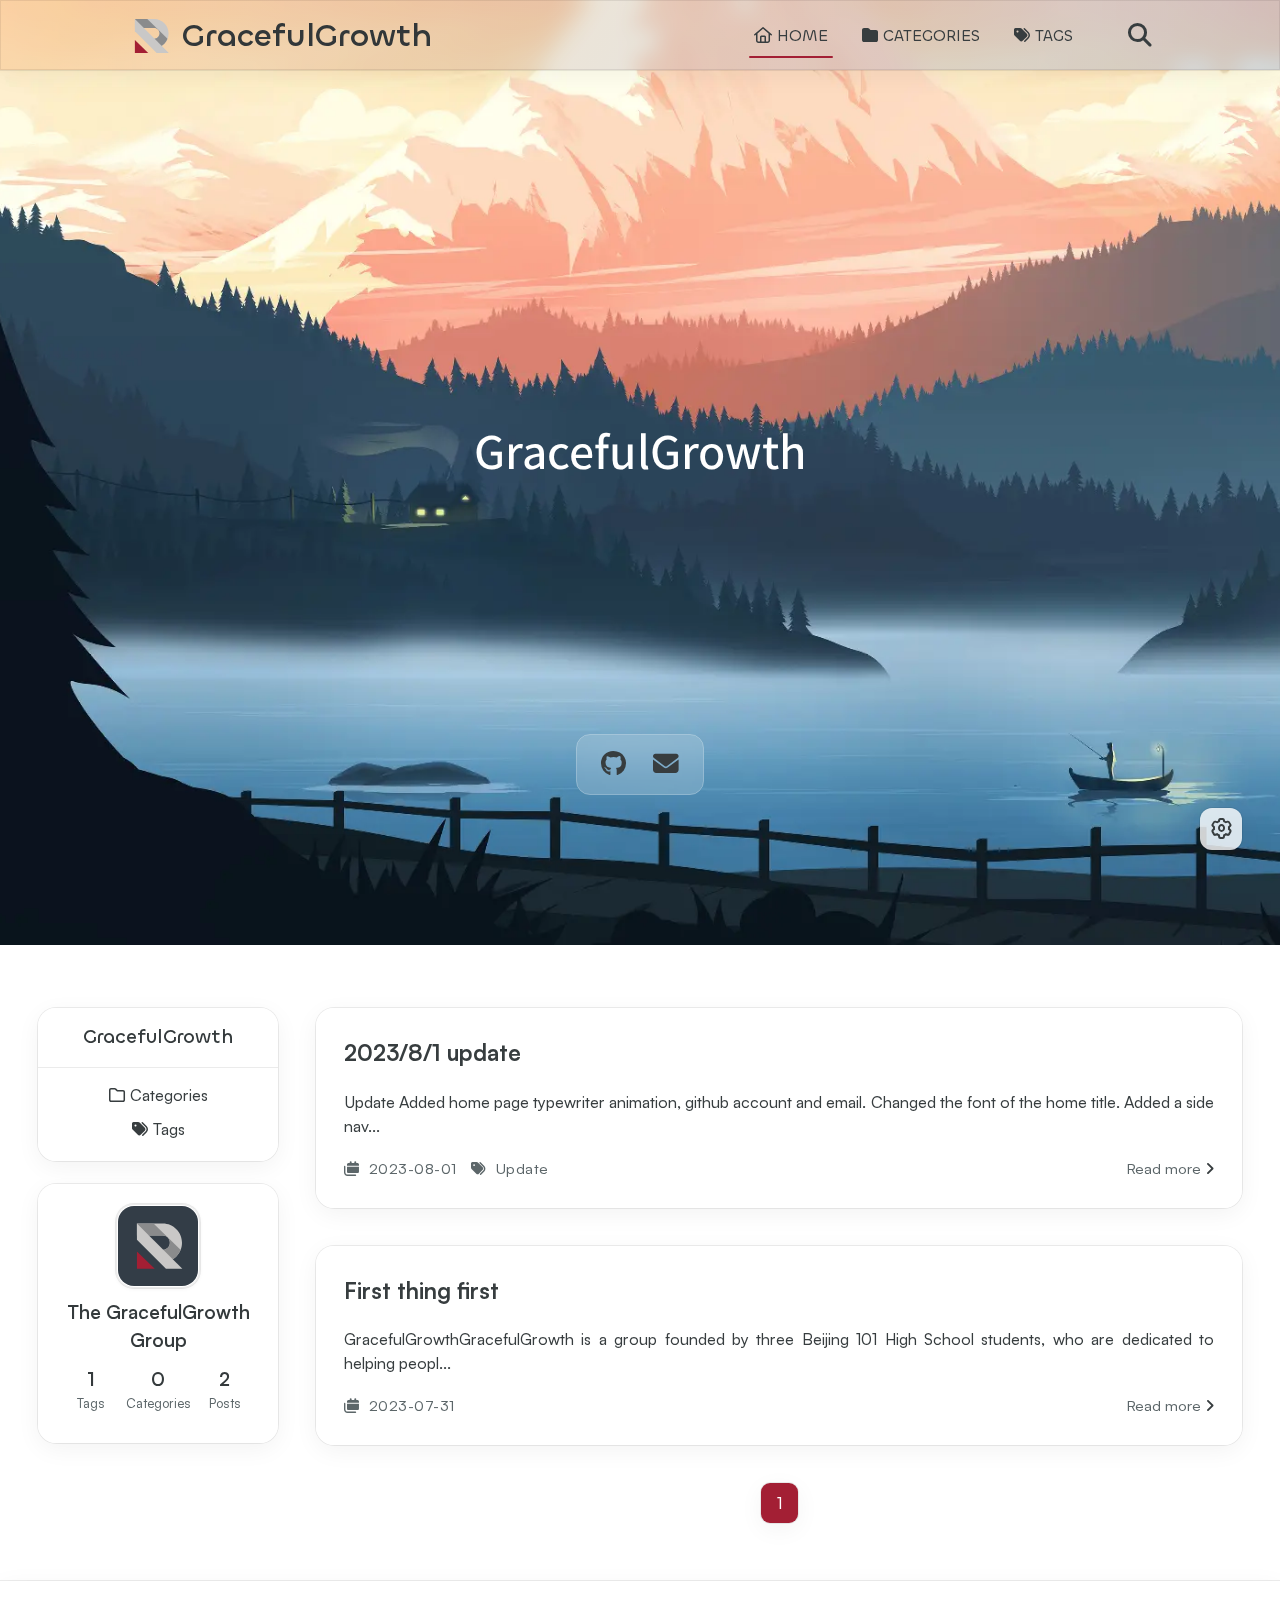
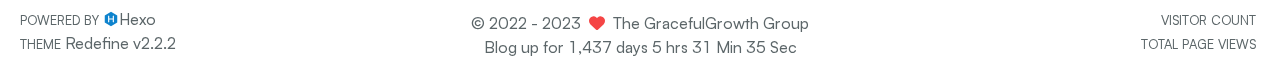
<file: index.html>
<!DOCTYPE html>
<html lang="en">
<head>
    <meta charset="utf-8">
    <meta name="viewport" content="width=device-width, initial-scale=1">
    <meta name="keywords" content="Hexo Theme Redefine">
    
    <meta name="author" content="The GracefulGrowth Group">
    <!-- preconnect -->
    <link rel="preconnect" href="https://fonts.googleapis.com">
    <link rel="preconnect" href="https://fonts.gstatic.com" crossorigin>
    
    
    <!--- Seo Part-->
    
    <link rel="canonical" href="https://www.example.com/"/>
    <meta name="robots" content="index,follow">
    <meta name="googlebot" content="index,follow">
    <meta name="revisit-after" content="1 days">
    
        <meta property="og:type" content="website">
<meta property="og:title" content="Antimasochism Group">
<meta property="og:url" content="https://www.example.com/index.html">
<meta property="og:site_name" content="Antimasochism Group">
<meta property="og:locale" content="en_US">
<meta property="article:author" content="Shoufeng Zhang &#x2F; Zheyu Ye &#x2F; Taowei Liu">
<meta name="twitter:card" content="summary">
    
    
    <!--- Icon Part-->
    <link rel="icon" type="image/png" href="/images/redefine-favicon.svg" sizes="192x192">
    <link rel="apple-touch-icon" sizes="180x180" href="/images/redefine-favicon.svg">
    <meta name="theme-color" content="#A31F34">
    <link rel="shortcut icon" href="/images/redefine-favicon.svg">
    <!--- Page Info-->
    
    <title>
        
        GracefulGrowth
    </title>
    
<link rel="stylesheet" href="/css/style.css">

    
<link rel="stylesheet" href="/fonts/fonts.css">

    
<link rel="stylesheet" href="/fonts/Satoshi/satoshi.css">

    
<link rel="stylesheet" href="/fonts/Chillax/chillax.css">

    <!--- Font Part-->
    
        <link href="https://fonts.googleapis.com/css2?family=Noto+Sans+SC:wght@400;500;700&display=swap" rel="stylesheet">
    
    
    
    

    <!--- Inject Part-->
    
    <script id="hexo-configurations">
    let Global = window.Global || {};
    Global.hexo_config = {"hostname":"www.example.com","root":"/","language":"en","path":"search.xml"};
    Global.theme_config = {"articles":{"style":{"font_size":"16px","line_height":1.5,"image_border_radius":"14px","image_alignment":"center","image_caption":false,"link_icon":true},"word_count":{"enable":true,"count":true,"min2read":true},"author_label":{"enable":false,"auto":false,"list":[]},"code_block":{"copy":true,"style":"mac","font":{"enable":false,"family":null,"url":null}},"toc":{"enable":true,"max_depth":3,"number":false,"expand":true,"init_open":true},"copyright":true,"lazyload":true,"recommendation":{"enable":false,"title":"推荐阅读","limit":3,"mobile_limit":2,"placeholder":"/images/wallhaven-wqery6-light.webp","skip_dirs":[]}},"colors":{"primary":"#A31F34","secondary":null},"global":{"fonts":{"chinese":{"enable":false,"family":null,"url":null},"english":{"enable":false,"family":null,"url":null}},"content_max_width":"1000px","sidebar_width":"210px","hover":{"shadow":true,"scale":false},"scroll_progress":{"bar":true,"percentage":true},"busuanzi_counter":{"enable":true,"site_pv":true,"site_uv":true,"post_pv":true},"pjax":true,"open_graph":true,"google_analytics":{"enable":false,"id":null}},"home_banner":{"enable":true,"style":"fixed","image":{"light":"/images/wallhaven-wqery6-light.webp","dark":"/images/wallhaven-wqery6-dark.webp"},"title":"GracefulGrowth","subtitle":{"text":["Inspiring Resilience, Nurturing Growth, One Heart at a Time.","Together We Heal, Together We Thrive.","Hand in Hand."],"hitokoto":{"enable":false,"api":"https://v1.hitokoto.cn"},"typing_speed":100,"backing_speed":80,"starting_delay":500,"backing_delay":1500,"loop":true,"smart_backspace":true},"text_color":{"light":"#fff","dark":"#d1d1b6"},"text_style":{"title_size":"2.8rem","subtitle_size":"1.5rem","line_height":1.2},"custom_font":{"enable":true,"family":"Noto Sans SC","url":"https://fonts.googleapis.com/css2?family=Noto+Sans+SC:wght@400;500;700&display=swap"},"social_links":{"enable":true,"links":{"github":"https://github.com/GracefulGrowth","instagram":null,"zhihu":null,"twitter":null,"email":"zhangshoufeng1984@gmail.com"}}},"plugins":{"feed":{"enable":false},"aplayer":{"enable":false,"type":"fixed","audios":[{"name":null,"artist":null,"url":null,"cover":null}]},"mermaid":{"enable":false,"version":"9.3.0"}},"version":"2.2.2","navbar":{"auto_hide":true,"color":{"left":"#f78736","right":"#367df7","transparency":35},"links":{"Home":{"path":"/","icon":"fa-regular fa-house"},"Categories":{"icon":"fa-solid fa-folder","path":"/categories/"},"Tags":{"icon":"fa-solid fa-tags","path":"/tags/"}},"search":{"enable":true,"preload":true}},"page_templates":{"friends_column":2,"tags_style":"blur"},"home":{"sidebar":{"enable":true,"position":"left","first_item":"menu","announcement":null,"links":{"Categories":{"path":"/categories","icon":"fa-regular fa-folder"},"Tags":{"icon":"fa-solid fa-tags","path":"/tags/"}}},"article_date_format":"auto","categories":{"enable":true,"limit":3},"tags":{"enable":true,"limit":3}},"footerStart":"2022/8/17 11:45:14"};
    Global.language_ago = {"second":"%s seconds ago","minute":"%s minutes ago","hour":"%s hours ago","day":"%s days ago","week":"%s weeks ago","month":"%s months ago","year":"%s years ago"};
    Global.data_config = {"masonry":false};
  </script>
    
    <!--- Fontawesome Part-->
    
<link rel="stylesheet" href="/fontawesome/fontawesome.min.css">

    
<link rel="stylesheet" href="/fontawesome/brands.min.css">

    
<link rel="stylesheet" href="/fontawesome/solid.min.css">

    
<link rel="stylesheet" href="/fontawesome/regular.min.css">

    
    
    
    
<meta name="generator" content="Hexo 6.3.0"></head>


<body>
<div class="progress-bar-container">
    
        <span class="scroll-progress-bar"></span>
    

    
        <span class="pjax-progress-bar"></span>
        <span class="pjax-progress-icon">
            <i class="fa-solid fa-circle-notch fa-spin"></i>
        </span>
    
</div>


<main class="page-container">

    
        
    <style>
        .home-banner-container {
            background: transparent !important;
        }
        .home-article-item,
        .sidebar-links,
        .sidebar-content,
        a.page-number,
        a.extend,
        .sidebar-links .links:hover,
        .right-bottom-tools,
        footer.footer {
            background-color: var(--background-color-transparent-80) !important;
        }
        .right-bottom-tools:hover,
        a.page-number:hover,
        a.extend:hover {
            background-color: var(--primary-color) !important;
        }
        .site-info,
        .home-article-sticky-label {
            background-color: var(--background-color-transparent-15) !important;
        }
        .home-article-sticky-label {
            backdrop-filter: none !important;
        }
    </style>

    <div class="home-banner-background">
    </div>


<div class="home-banner-container flex-center">
    <div class="content flex-center">
        <div class="description fade-in-down-animation" 
         style="font-family: 'Noto Sans SC', sans-serif; !important;"
        >
          GracefulGrowth 
          
            <p><i id="subtitle"></i></p>
          
        </div>
        
            <div class="social-contacts fade-in-down-animation">
                
                    
                        
                            <span class="social-contact-item github">
                                <a target="_blank" href="https://github.com/GracefulGrowth">
                                    <i class="fa-brands fa-github"></i>
                                </a>
                            </span>
                        
                    
                
                    
                
                    
                
                    
                
                    
                        
                            <span class="social-contact-item email">
                                <a href="mailto:zhangshoufeng1984@gmail.com">
                                    <i class="fa-solid fa-envelope"></i>
                                </a>
                            </span>
                        
                    
                
            </div>
        
    </div>
</div>



    

    <div class="main-content-container">

        <div class="main-content-header">
            <header class="navbar-container">
    
    <div class="navbar-content has-home-banner">
        <div class="left">
            
                <a class="logo-image" href="/">
                    <img src="/images/redefine-logo.svg">
                </a>
            
            <a class="logo-title" href="/">
                <h1>
                GracefulGrowth
                </h1>
            </a>
        </div>

        <div class="right">
            <!-- PC -->
            <div class="desktop">
                <ul class="navbar-list">
                    
                        
                            <li class="navbar-item">
                                <!-- Menu -->
                                <a class="active" 
                                    href="/"  >
                                    
                                        
                                            <i class="fa-regular fa-house"></i>
                                        
                                        HOME
                                    
                                </a>
                                <!-- Submenu -->
                                
                            </li>
                    
                        
                            <li class="navbar-item">
                                <!-- Menu -->
                                <a class="" 
                                    href="/categories/"  >
                                    
                                        
                                            <i class="fa-solid fa-folder"></i>
                                        
                                        CATEGORIES
                                    
                                </a>
                                <!-- Submenu -->
                                
                            </li>
                    
                        
                            <li class="navbar-item">
                                <!-- Menu -->
                                <a class="" 
                                    href="/tags/"  >
                                    
                                        
                                            <i class="fa-solid fa-tags"></i>
                                        
                                        TAGS
                                    
                                </a>
                                <!-- Submenu -->
                                
                            </li>
                    
                    
                        <li class="navbar-item search search-popup-trigger">
                            <i class="fa-solid fa-magnifying-glass"></i>
                        </li>
                    
                </ul>
            </div>
            <!-- Mobile -->
            <div class="mobile">
                
                    <div class="icon-item search search-popup-trigger"><i class="fa-solid fa-magnifying-glass"></i></div>
                
                <div class="icon-item navbar-bar">
                    <div class="navbar-bar-middle"></div>
                </div>
            </div>
        </div>
    </div>

    <!-- Mobile drawer -->
    <div class="navbar-drawer">
        <ul class="drawer-navbar-list">
            
                
                    <li class="drawer-navbar-item flex-center">
                        <a class="active" 
                        href="/"  >
                             
                                
                                    <i class="fa-regular fa-house"></i>
                                
                                HOME
                            
                        </a>
                    </li>
                    <!-- Submenu -->
                    
            
                
                    <li class="drawer-navbar-item flex-center">
                        <a class="" 
                        href="/categories/"  >
                             
                                
                                    <i class="fa-solid fa-folder"></i>
                                
                                CATEGORIES
                            
                        </a>
                    </li>
                    <!-- Submenu -->
                    
            
                
                    <li class="drawer-navbar-item flex-center">
                        <a class="" 
                        href="/tags/"  >
                             
                                
                                    <i class="fa-solid fa-tags"></i>
                                
                                TAGS
                            
                        </a>
                    </li>
                    <!-- Submenu -->
                    
            

        </ul>
    </div>

    <div class="window-mask"></div>

</header>


        </div>

        <div class="main-content-body">

            
                <div class="home-sidebar-container fade-in-down-animation">
    <div class="sticky-container">
        
            
                <div class="sidebar-links">
                    <div class="site-info">
                        <div class="site-name">GracefulGrowth</div>
                        
                    </div>
                    
                        
                            
                                <a class="links" href="/categories">
                                    
                                        <i class="fa-regular fa-folder icon-space"></i>
                                    
                                    <span class="link-name">Categories</span>
                                </a>
                            
                        
                            
                                <a class="links" href="/tags/">
                                    
                                        <i class="fa-solid fa-tags icon-space"></i>
                                    
                                    <span class="link-name">Tags</span>
                                </a>
                            
                        
                    
                </div>
            
            <div class="sidebar-content"  marginTop >
                <div class="avatar">
                    <img src="/images/redefine-avatar.svg">
                </div>
                <div class="author">
                    <div class="name">The GracefulGrowth Group</div>
                    
                </div>
                <div class="statistics">
                    <a class="item" href="/tags">
                        <div class="number">1</div>
                        <div class="label">Tags</div>
                    </a>
                    <a class="item" href="/categories">
                        <div class="number">0</div>
                        <div class="label">Categories</div>
                    </a>
                    <a class="item" href="/archives">
                        <div class="number">2</div>
                        <div class="label">Posts</div>
                    </a>
                </div>
            </div>
        

    </div>
</div>

            

            <div class="main-content">

                
                    <div class="home-content-container fade-in-down-animation">
    <ul class="home-article-list">
        
            <li class="home-article-item">

                

                
                

                <h3 class="home-article-title">
                    <a href="/2023/08/01/2023-8-1-update/">
                        2023/8/1 update
                    </a>
                </h3>

                <div class="home-article-content markdown-body">
                    
                        Update
Added home page typewriter animation, github account and email. 
Changed the font of the home title. 
Added a side nav...
                    
                </div>

                <div class="home-article-meta-info-container">
    <div class="home-article-meta-info">
        <span><i class="fa-solid fa-calendars"></i>&nbsp;
            <span class="home-article-date" data-date="Tue Aug 01 2023 12:30:32 GMT+0800">
                
                    2023-08-01
                
            </span>
        </span>
        
        
            <span class="home-article-tag">
                <i class="fa-solid fa-tags"></i>&nbsp;
                <ul>
                    
                        <li>
                            
                            <a href="/tags/Update/">Update</a>&nbsp;
                        </li>
                    
                </ul>
            </span>
        
    </div>

    <a href="/2023/08/01/2023-8-1-update/">Read more<span class="seo-reader-text">2023/8/1 update</span>&nbsp;<i class="fa-solid fa-angle-right"></i></a>
</div>

            </li>
        
            <li class="home-article-item">

                

                
                

                <h3 class="home-article-title">
                    <a href="/2023/07/31/First-thing-first/">
                        First thing first
                    </a>
                </h3>

                <div class="home-article-content markdown-body">
                    
                        GracefulGrowthGracefulGrowth is a group founded by three Beijing 101 High School students, who are dedicated to helping peopl...
                    
                </div>

                <div class="home-article-meta-info-container">
    <div class="home-article-meta-info">
        <span><i class="fa-solid fa-calendars"></i>&nbsp;
            <span class="home-article-date" data-date="Mon Jul 31 2023 21:45:51 GMT+0800">
                
                    2023-07-31
                
            </span>
        </span>
        
        
    </div>

    <a href="/2023/07/31/First-thing-first/">Read more<span class="seo-reader-text">First thing first</span>&nbsp;<i class="fa-solid fa-angle-right"></i></a>
</div>

            </li>
        
    </ul>

    <div class="home-paginator">
        <div class="paginator">
    <span class="page-number current">1</span>
</div>

    </div>
</div>

                

            </div>
            
            

        </div>

        <div class="main-content-footer">
            <footer class="footer">
    <div class="info-container">
        <div class="copyright-info">
            &copy;
            
              <span>2022</span>
              -
            
            2023&nbsp;&nbsp;<i class="fa-solid fa-heart fa-beat" style="--fa-animation-duration: 0.5s; color: #f54545"></i>&nbsp;&nbsp;<a href="/">The GracefulGrowth Group</a>
        </div>
        
            <script async data-pjax src="//busuanzi.ibruce.info/busuanzi/2.3/busuanzi.pure.mini.js"></script>
            <div class="website-count info-item">
                
                    <span id="busuanzi_container_site_uv" class="busuanzi_container_site_uv">
                        VISITOR COUNT&nbsp;<span id="busuanzi_value_site_uv" class="busuanzi_value_site_uv"></span>
                    </span>
                
                
                    <span id="busuanzi_container_site_pv" class="busuanzi_container_site_pv">
                        TOTAL PAGE VIEWS&nbsp;<span id="busuanzi_value_site_pv" class="busuanzi_value_site_pv"></span>
                    </span>
                
            </div>
        
        <div class="theme-info info-item">
            <span class="powered-by-container">POWERED BY <?xml version="1.0" encoding="utf-8"?><!DOCTYPE svg PUBLIC "-//W3C//DTD SVG 1.1//EN" "http://www.w3.org/Graphics/SVG/1.1/DTD/svg11.dtd"><svg version="1.1" id="圖層_1" xmlns="http://www.w3.org/2000/svg" xmlns:xlink="http://www.w3.org/1999/xlink" x="0px" y="0px" width="1rem" height="1rem" viewBox="0 0 512 512" enable-background="new 0 0 512 512" xml:space="preserve"><path fill="#0E83CD" d="M256.4,25.8l-200,115.5L56,371.5l199.6,114.7l200-115.5l0.4-230.2L256.4,25.8z M349,354.6l-18.4,10.7l-18.6-11V275H200v79.6l-18.4,10.7l-18.6-11v-197l18.5-10.6l18.5,10.8V237h112v-79.6l18.5-10.6l18.5,10.8V354.6z"/></svg><a target="_blank" href="https://hexo.io">Hexo</a></span>
                <br>
            <span class="theme-version-container">THEME&nbsp;<a class="theme-version" target="_blank" href="https://github.com/EvanNotFound/hexo-theme-redefine">Redefine v2.2.2</a>
        </div>
        
        
        
            <div>
                Blog up for <span class="odometer" id="runtime_days" ></span> days <span class="odometer" id="runtime_hours"></span> hrs <span class="odometer" id="runtime_minutes"></span> Min <span class="odometer" id="runtime_seconds"></span> Sec
            </div>
        
        
        
            <script async data-pjax>
                try {
                    function odometer_init() {
                    const elements = document.querySelectorAll('.odometer');
                    elements.forEach(el => {
                        new Odometer({
                            el,
                            format: '( ddd).dd',
                            duration: 200
                        });
                    });
                    }
                    odometer_init();
                } catch (error) {}
            </script>
        
        
        
    </div>  
</footer>
        </div>
    </div>

    

    <div class="right-side-tools-container">
        <div class="side-tools-container">
    <ul class="hidden-tools-list">
        <li class="right-bottom-tools tool-font-adjust-plus flex-center">
            <i class="fa-regular fa-magnifying-glass-plus"></i>
        </li>

        <li class="right-bottom-tools tool-font-adjust-minus flex-center">
            <i class="fa-regular fa-magnifying-glass-minus"></i>
        </li>

        <li class="right-bottom-tools tool-expand-width flex-center">
            <i class="fa-regular fa-expand"></i>
        </li>

        <li class="right-bottom-tools tool-dark-light-toggle flex-center">
            <i class="fa-regular fa-moon"></i>
        </li>

        <!-- rss -->
        

        

        <li class="right-bottom-tools tool-scroll-to-bottom flex-center">
            <i class="fa-regular fa-arrow-down"></i>
        </li>
    </ul>

    <ul class="visible-tools-list">
        <li class="right-bottom-tools toggle-tools-list flex-center">
            <i class="fa-regular fa-cog fa-spin"></i>
        </li>
        
            <li class="right-bottom-tools tool-scroll-to-top flex-center">
                <i class="arrow-up fas fa-arrow-up"></i>
                <span class="percent"></span>
            </li>
        
        
    </ul>
</div>

    </div>

    <div class="image-viewer-container">
    <img src="">
</div>


    
        <div class="search-pop-overlay">
    <div class="popup search-popup">
        <div class="search-header">
          <span class="search-input-field-pre">
            <i class="fa-solid fa-keyboard"></i>
          </span>
            <div class="search-input-container">
                <input autocomplete="off"
                       autocorrect="off"
                       autocapitalize="off"
                       placeholder="Search..."
                       spellcheck="false"
                       type="search"
                       class="search-input"
                >
            </div>
            <span class="popup-btn-close">
                <i class="fa-solid fa-times"></i>
            </span>
        </div>
        <div id="search-result">
            <div id="no-result">
                <i class="fa-solid fa-spinner fa-spin-pulse fa-5x fa-fw"></i>
            </div>
        </div>
    </div>
</div>

    


</main>





<script src="/js/utils.js"></script>

<script src="/js/main.js"></script>

<script src="/js/layouts/navbarShrink.js"></script>

<script src="/js/tools/scrollTopBottom.js"></script>

<script src="/js/tools/lightDarkSwitch.js"></script>



    
<script src="/js/tools/localSearch.js"></script>




    
<script src="/js/tools/codeBlock.js"></script>




    
<script src="/js/layouts/lazyload.js"></script>




    
<script src="/js/tools/runtime.js"></script>

    
<script src="/js/libs/odometer.min.js"></script>

    
<link rel="stylesheet" href="/assets/odometer-theme-minimal.css">




  
<script src="/js/libs/Typed.min.js"></script>

  
<script src="/js/plugins/typed.js"></script>







<div class="post-scripts pjax">
    
</div>


    
<script src="/js/libs/pjax.min.js"></script>

<script>
    window.addEventListener('DOMContentLoaded', () => {
        window.pjax = new Pjax({
            selectors: [
                'head title',
                '.page-container',
                '.pjax',
            ],
            history: true,
            debug: false,
            cacheBust: false,
            timeout: 0,
            analytics: false,
            currentUrlFullReload: false,
            scrollRestoration: false,
            // scrollTo: true,
        });

        document.addEventListener('pjax:send', () => {
            Global.utils.pjaxProgressBarStart();
        });

        document.addEventListener('pjax:complete', () => {
            Global.utils.pjaxProgressBarEnd();
            window.pjax.executeScripts(document.querySelectorAll('script[data-pjax], .pjax script'));
            Global.refresh();
        });
    });
</script>




</body>
</html>
</file>
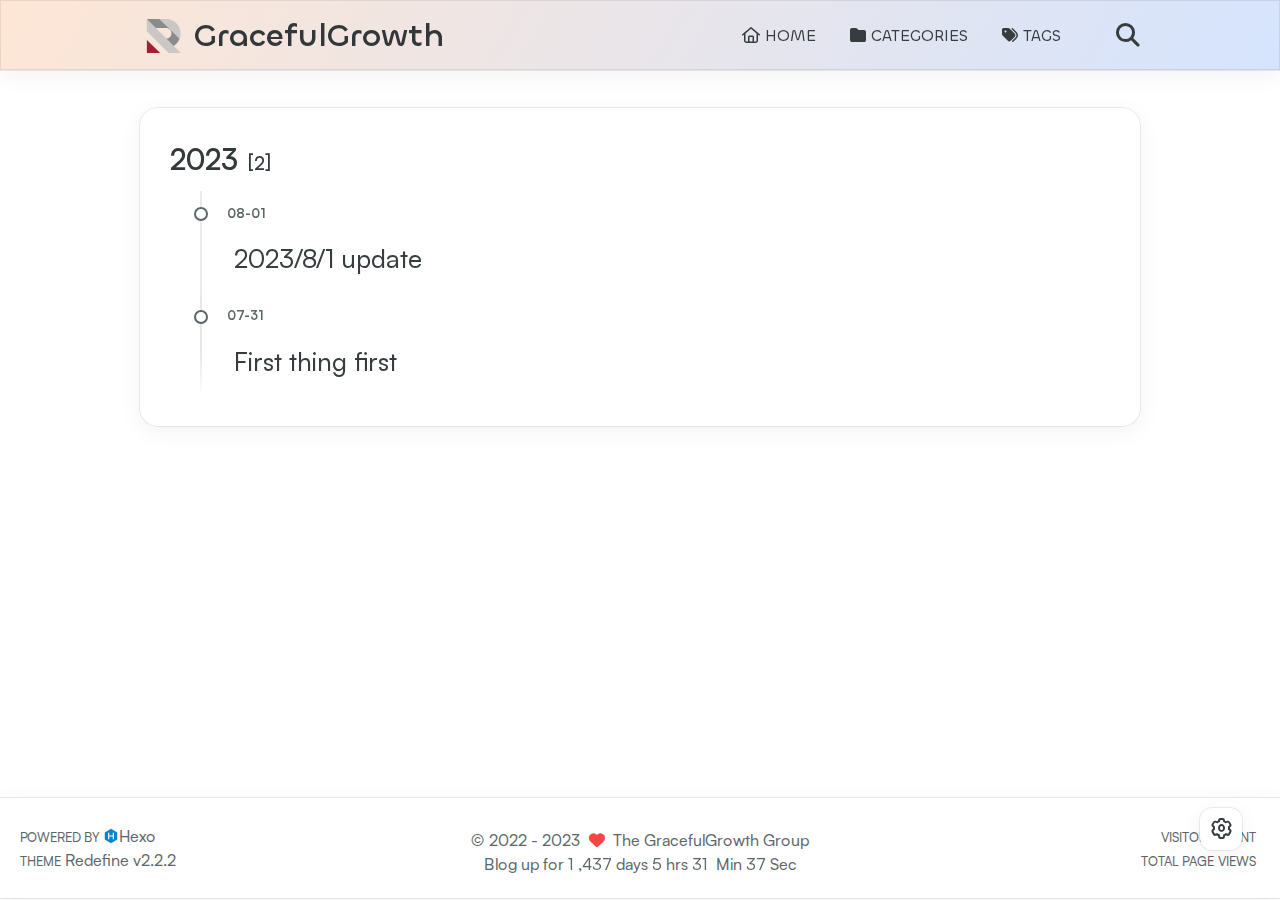
<file: archives/index.html>
<!DOCTYPE html>
<html lang="en">
<head>
    <meta charset="utf-8">
    <meta name="viewport" content="width=device-width, initial-scale=1">
    <meta name="keywords" content="Hexo Theme Redefine">
    
    <meta name="author" content="The GracefulGrowth Group">
    <!-- preconnect -->
    <link rel="preconnect" href="https://fonts.googleapis.com">
    <link rel="preconnect" href="https://fonts.gstatic.com" crossorigin>
    
    
    <!--- Seo Part-->
    
    <link rel="canonical" href="https://www.example.com/archives/"/>
    <meta name="robots" content="index,follow">
    <meta name="googlebot" content="index,follow">
    <meta name="revisit-after" content="1 days">
    
        <meta property="og:type" content="website">
<meta property="og:title" content="Antimasochism Group">
<meta property="og:url" content="https://www.example.com/archives/index.html">
<meta property="og:site_name" content="Antimasochism Group">
<meta property="og:locale" content="en_US">
<meta property="article:author" content="Shoufeng Zhang &#x2F; Zheyu Ye &#x2F; Taowei Liu">
<meta name="twitter:card" content="summary">
    
    
    <!--- Icon Part-->
    <link rel="icon" type="image/png" href="/images/redefine-favicon.svg" sizes="192x192">
    <link rel="apple-touch-icon" sizes="180x180" href="/images/redefine-favicon.svg">
    <meta name="theme-color" content="#A31F34">
    <link rel="shortcut icon" href="/images/redefine-favicon.svg">
    <!--- Page Info-->
    
    <title>
        
            Archive -
        
        GracefulGrowth
    </title>
    
<link rel="stylesheet" href="/css/style.css">

    
<link rel="stylesheet" href="/fonts/fonts.css">

    
<link rel="stylesheet" href="/fonts/Satoshi/satoshi.css">

    
<link rel="stylesheet" href="/fonts/Chillax/chillax.css">

    <!--- Font Part-->
    
        <link href="https://fonts.googleapis.com/css2?family=Noto+Sans+SC:wght@400;500;700&display=swap" rel="stylesheet">
    
    
    
    

    <!--- Inject Part-->
    
    <script id="hexo-configurations">
    let Global = window.Global || {};
    Global.hexo_config = {"hostname":"www.example.com","root":"/","language":"en","path":"search.xml"};
    Global.theme_config = {"articles":{"style":{"font_size":"16px","line_height":1.5,"image_border_radius":"14px","image_alignment":"center","image_caption":false,"link_icon":true},"word_count":{"enable":true,"count":true,"min2read":true},"author_label":{"enable":false,"auto":false,"list":[]},"code_block":{"copy":true,"style":"mac","font":{"enable":false,"family":null,"url":null}},"toc":{"enable":true,"max_depth":3,"number":false,"expand":true,"init_open":true},"copyright":true,"lazyload":true,"recommendation":{"enable":false,"title":"推荐阅读","limit":3,"mobile_limit":2,"placeholder":"/images/wallhaven-wqery6-light.webp","skip_dirs":[]}},"colors":{"primary":"#A31F34","secondary":null},"global":{"fonts":{"chinese":{"enable":false,"family":null,"url":null},"english":{"enable":false,"family":null,"url":null}},"content_max_width":"1000px","sidebar_width":"210px","hover":{"shadow":true,"scale":false},"scroll_progress":{"bar":true,"percentage":true},"busuanzi_counter":{"enable":true,"site_pv":true,"site_uv":true,"post_pv":true},"pjax":true,"open_graph":true,"google_analytics":{"enable":false,"id":null}},"home_banner":{"enable":true,"style":"fixed","image":{"light":"/images/wallhaven-wqery6-light.webp","dark":"/images/wallhaven-wqery6-dark.webp"},"title":"GracefulGrowth","subtitle":{"text":["Inspiring Resilience, Nurturing Growth, One Heart at a Time.","Together We Heal, Together We Thrive.","Hand in Hand."],"hitokoto":{"enable":false,"api":"https://v1.hitokoto.cn"},"typing_speed":100,"backing_speed":80,"starting_delay":500,"backing_delay":1500,"loop":true,"smart_backspace":true},"text_color":{"light":"#fff","dark":"#d1d1b6"},"text_style":{"title_size":"2.8rem","subtitle_size":"1.5rem","line_height":1.2},"custom_font":{"enable":true,"family":"Noto Sans SC","url":"https://fonts.googleapis.com/css2?family=Noto+Sans+SC:wght@400;500;700&display=swap"},"social_links":{"enable":true,"links":{"github":"https://github.com/GracefulGrowth","instagram":null,"zhihu":null,"twitter":null,"email":"zhangshoufeng1984@gmail.com"}}},"plugins":{"feed":{"enable":false},"aplayer":{"enable":false,"type":"fixed","audios":[{"name":null,"artist":null,"url":null,"cover":null}]},"mermaid":{"enable":false,"version":"9.3.0"}},"version":"2.2.2","navbar":{"auto_hide":true,"color":{"left":"#f78736","right":"#367df7","transparency":35},"links":{"Home":{"path":"/","icon":"fa-regular fa-house"},"Categories":{"icon":"fa-solid fa-folder","path":"/categories/"},"Tags":{"icon":"fa-solid fa-tags","path":"/tags/"}},"search":{"enable":true,"preload":true}},"page_templates":{"friends_column":2,"tags_style":"blur"},"home":{"sidebar":{"enable":true,"position":"left","first_item":"menu","announcement":null,"links":{"Categories":{"path":"/categories","icon":"fa-regular fa-folder"},"Tags":{"icon":"fa-solid fa-tags","path":"/tags/"}}},"article_date_format":"auto","categories":{"enable":true,"limit":3},"tags":{"enable":true,"limit":3}},"footerStart":"2022/8/17 11:45:14"};
    Global.language_ago = {"second":"%s seconds ago","minute":"%s minutes ago","hour":"%s hours ago","day":"%s days ago","week":"%s weeks ago","month":"%s months ago","year":"%s years ago"};
    Global.data_config = {"masonry":false};
  </script>
    
    <!--- Fontawesome Part-->
    
<link rel="stylesheet" href="/fontawesome/fontawesome.min.css">

    
<link rel="stylesheet" href="/fontawesome/brands.min.css">

    
<link rel="stylesheet" href="/fontawesome/solid.min.css">

    
<link rel="stylesheet" href="/fontawesome/regular.min.css">

    
    
    
    
<meta name="generator" content="Hexo 6.3.0"></head>


<body>
<div class="progress-bar-container">
    
        <span class="scroll-progress-bar"></span>
    

    
        <span class="pjax-progress-bar"></span>
        <span class="pjax-progress-icon">
            <i class="fa-solid fa-circle-notch fa-spin"></i>
        </span>
    
</div>


<main class="page-container">

    

    <div class="main-content-container">

        <div class="main-content-header">
            <header class="navbar-container">
    
    <div class="navbar-content">
        <div class="left">
            
                <a class="logo-image" href="/">
                    <img src="/images/redefine-logo.svg">
                </a>
            
            <a class="logo-title" href="/">
                
                GracefulGrowth
                
            </a>
        </div>

        <div class="right">
            <!-- PC -->
            <div class="desktop">
                <ul class="navbar-list">
                    
                        
                            <li class="navbar-item">
                                <!-- Menu -->
                                <a class="" 
                                    href="/"  >
                                    
                                        
                                            <i class="fa-regular fa-house"></i>
                                        
                                        HOME
                                    
                                </a>
                                <!-- Submenu -->
                                
                            </li>
                    
                        
                            <li class="navbar-item">
                                <!-- Menu -->
                                <a class="" 
                                    href="/categories/"  >
                                    
                                        
                                            <i class="fa-solid fa-folder"></i>
                                        
                                        CATEGORIES
                                    
                                </a>
                                <!-- Submenu -->
                                
                            </li>
                    
                        
                            <li class="navbar-item">
                                <!-- Menu -->
                                <a class="" 
                                    href="/tags/"  >
                                    
                                        
                                            <i class="fa-solid fa-tags"></i>
                                        
                                        TAGS
                                    
                                </a>
                                <!-- Submenu -->
                                
                            </li>
                    
                    
                        <li class="navbar-item search search-popup-trigger">
                            <i class="fa-solid fa-magnifying-glass"></i>
                        </li>
                    
                </ul>
            </div>
            <!-- Mobile -->
            <div class="mobile">
                
                    <div class="icon-item search search-popup-trigger"><i class="fa-solid fa-magnifying-glass"></i></div>
                
                <div class="icon-item navbar-bar">
                    <div class="navbar-bar-middle"></div>
                </div>
            </div>
        </div>
    </div>

    <!-- Mobile drawer -->
    <div class="navbar-drawer">
        <ul class="drawer-navbar-list">
            
                
                    <li class="drawer-navbar-item flex-center">
                        <a class="" 
                        href="/"  >
                             
                                
                                    <i class="fa-regular fa-house"></i>
                                
                                HOME
                            
                        </a>
                    </li>
                    <!-- Submenu -->
                    
            
                
                    <li class="drawer-navbar-item flex-center">
                        <a class="" 
                        href="/categories/"  >
                             
                                
                                    <i class="fa-solid fa-folder"></i>
                                
                                CATEGORIES
                            
                        </a>
                    </li>
                    <!-- Submenu -->
                    
            
                
                    <li class="drawer-navbar-item flex-center">
                        <a class="" 
                        href="/tags/"  >
                             
                                
                                    <i class="fa-solid fa-tags"></i>
                                
                                TAGS
                            
                        </a>
                    </li>
                    <!-- Submenu -->
                    
            

        </ul>
    </div>

    <div class="window-mask"></div>

</header>


        </div>

        <div class="main-content-body">

            

            <div class="main-content">

                
                    <div class="fade-in-down-animation">
    <div class="archive-container ">
        
<div class="archive-list-container">
    
        <section class="archive-item">
            <div class="archive-item-header">
                <span class="archive-year">2023</span>
                <span class="archive-year-post-count">[2]</span>
            </div>
            <ul class="article-list">
              
              <li class="article-item" date-is='08-01'>
                <a href="/2023/08/01/2023-8-1-update/">
                  <span class="article-title">2023/8/1 update</span>
                </a>
              </li>
              
              <li class="article-item" date-is='07-31'>
                <a href="/2023/07/31/First-thing-first/">
                  <span class="article-title">First thing first</span>
                </a>
              </li>
              
            </ul>
        </section>
    
</div>

    </div>
</div>

                

            </div>
            
            

        </div>

        <div class="main-content-footer">
            <footer class="footer">
    <div class="info-container">
        <div class="copyright-info">
            &copy;
            
              <span>2022</span>
              -
            
            2023&nbsp;&nbsp;<i class="fa-solid fa-heart fa-beat" style="--fa-animation-duration: 0.5s; color: #f54545"></i>&nbsp;&nbsp;<a href="/">The GracefulGrowth Group</a>
        </div>
        
            <script async data-pjax src="//busuanzi.ibruce.info/busuanzi/2.3/busuanzi.pure.mini.js"></script>
            <div class="website-count info-item">
                
                    <span id="busuanzi_container_site_uv" class="busuanzi_container_site_uv">
                        VISITOR COUNT&nbsp;<span id="busuanzi_value_site_uv" class="busuanzi_value_site_uv"></span>
                    </span>
                
                
                    <span id="busuanzi_container_site_pv" class="busuanzi_container_site_pv">
                        TOTAL PAGE VIEWS&nbsp;<span id="busuanzi_value_site_pv" class="busuanzi_value_site_pv"></span>
                    </span>
                
            </div>
        
        <div class="theme-info info-item">
            <span class="powered-by-container">POWERED BY <?xml version="1.0" encoding="utf-8"?><!DOCTYPE svg PUBLIC "-//W3C//DTD SVG 1.1//EN" "http://www.w3.org/Graphics/SVG/1.1/DTD/svg11.dtd"><svg version="1.1" id="圖層_1" xmlns="http://www.w3.org/2000/svg" xmlns:xlink="http://www.w3.org/1999/xlink" x="0px" y="0px" width="1rem" height="1rem" viewBox="0 0 512 512" enable-background="new 0 0 512 512" xml:space="preserve"><path fill="#0E83CD" d="M256.4,25.8l-200,115.5L56,371.5l199.6,114.7l200-115.5l0.4-230.2L256.4,25.8z M349,354.6l-18.4,10.7l-18.6-11V275H200v79.6l-18.4,10.7l-18.6-11v-197l18.5-10.6l18.5,10.8V237h112v-79.6l18.5-10.6l18.5,10.8V354.6z"/></svg><a target="_blank" href="https://hexo.io">Hexo</a></span>
                <br>
            <span class="theme-version-container">THEME&nbsp;<a class="theme-version" target="_blank" href="https://github.com/EvanNotFound/hexo-theme-redefine">Redefine v2.2.2</a>
        </div>
        
        
        
            <div>
                Blog up for <span class="odometer" id="runtime_days" ></span> days <span class="odometer" id="runtime_hours"></span> hrs <span class="odometer" id="runtime_minutes"></span> Min <span class="odometer" id="runtime_seconds"></span> Sec
            </div>
        
        
        
            <script async data-pjax>
                try {
                    function odometer_init() {
                    const elements = document.querySelectorAll('.odometer');
                    elements.forEach(el => {
                        new Odometer({
                            el,
                            format: '( ddd).dd',
                            duration: 200
                        });
                    });
                    }
                    odometer_init();
                } catch (error) {}
            </script>
        
        
        
    </div>  
</footer>
        </div>
    </div>

    

    <div class="right-side-tools-container">
        <div class="side-tools-container">
    <ul class="hidden-tools-list">
        <li class="right-bottom-tools tool-font-adjust-plus flex-center">
            <i class="fa-regular fa-magnifying-glass-plus"></i>
        </li>

        <li class="right-bottom-tools tool-font-adjust-minus flex-center">
            <i class="fa-regular fa-magnifying-glass-minus"></i>
        </li>

        <li class="right-bottom-tools tool-expand-width flex-center">
            <i class="fa-regular fa-expand"></i>
        </li>

        <li class="right-bottom-tools tool-dark-light-toggle flex-center">
            <i class="fa-regular fa-moon"></i>
        </li>

        <!-- rss -->
        

        

        <li class="right-bottom-tools tool-scroll-to-bottom flex-center">
            <i class="fa-regular fa-arrow-down"></i>
        </li>
    </ul>

    <ul class="visible-tools-list">
        <li class="right-bottom-tools toggle-tools-list flex-center">
            <i class="fa-regular fa-cog fa-spin"></i>
        </li>
        
            <li class="right-bottom-tools tool-scroll-to-top flex-center">
                <i class="arrow-up fas fa-arrow-up"></i>
                <span class="percent"></span>
            </li>
        
        
    </ul>
</div>

    </div>

    <div class="image-viewer-container">
    <img src="">
</div>


    
        <div class="search-pop-overlay">
    <div class="popup search-popup">
        <div class="search-header">
          <span class="search-input-field-pre">
            <i class="fa-solid fa-keyboard"></i>
          </span>
            <div class="search-input-container">
                <input autocomplete="off"
                       autocorrect="off"
                       autocapitalize="off"
                       placeholder="Search..."
                       spellcheck="false"
                       type="search"
                       class="search-input"
                >
            </div>
            <span class="popup-btn-close">
                <i class="fa-solid fa-times"></i>
            </span>
        </div>
        <div id="search-result">
            <div id="no-result">
                <i class="fa-solid fa-spinner fa-spin-pulse fa-5x fa-fw"></i>
            </div>
        </div>
    </div>
</div>

    


</main>




<script src="/js/utils.js"></script>

<script src="/js/main.js"></script>

<script src="/js/layouts/navbarShrink.js"></script>

<script src="/js/tools/scrollTopBottom.js"></script>

<script src="/js/tools/lightDarkSwitch.js"></script>



    
<script src="/js/tools/localSearch.js"></script>




    
<script src="/js/tools/codeBlock.js"></script>




    
<script src="/js/layouts/lazyload.js"></script>




    
<script src="/js/tools/runtime.js"></script>

    
<script src="/js/libs/odometer.min.js"></script>

    
<link rel="stylesheet" href="/assets/odometer-theme-minimal.css">




  
<script src="/js/libs/Typed.min.js"></script>

  
<script src="/js/plugins/typed.js"></script>







<div class="post-scripts pjax">
    
</div>


    
<script src="/js/libs/pjax.min.js"></script>

<script>
    window.addEventListener('DOMContentLoaded', () => {
        window.pjax = new Pjax({
            selectors: [
                'head title',
                '.page-container',
                '.pjax',
            ],
            history: true,
            debug: false,
            cacheBust: false,
            timeout: 0,
            analytics: false,
            currentUrlFullReload: false,
            scrollRestoration: false,
            // scrollTo: true,
        });

        document.addEventListener('pjax:send', () => {
            Global.utils.pjaxProgressBarStart();
        });

        document.addEventListener('pjax:complete', () => {
            Global.utils.pjaxProgressBarEnd();
            window.pjax.executeScripts(document.querySelectorAll('script[data-pjax], .pjax script'));
            Global.refresh();
        });
    });
</script>




</body>
</html>
</file>
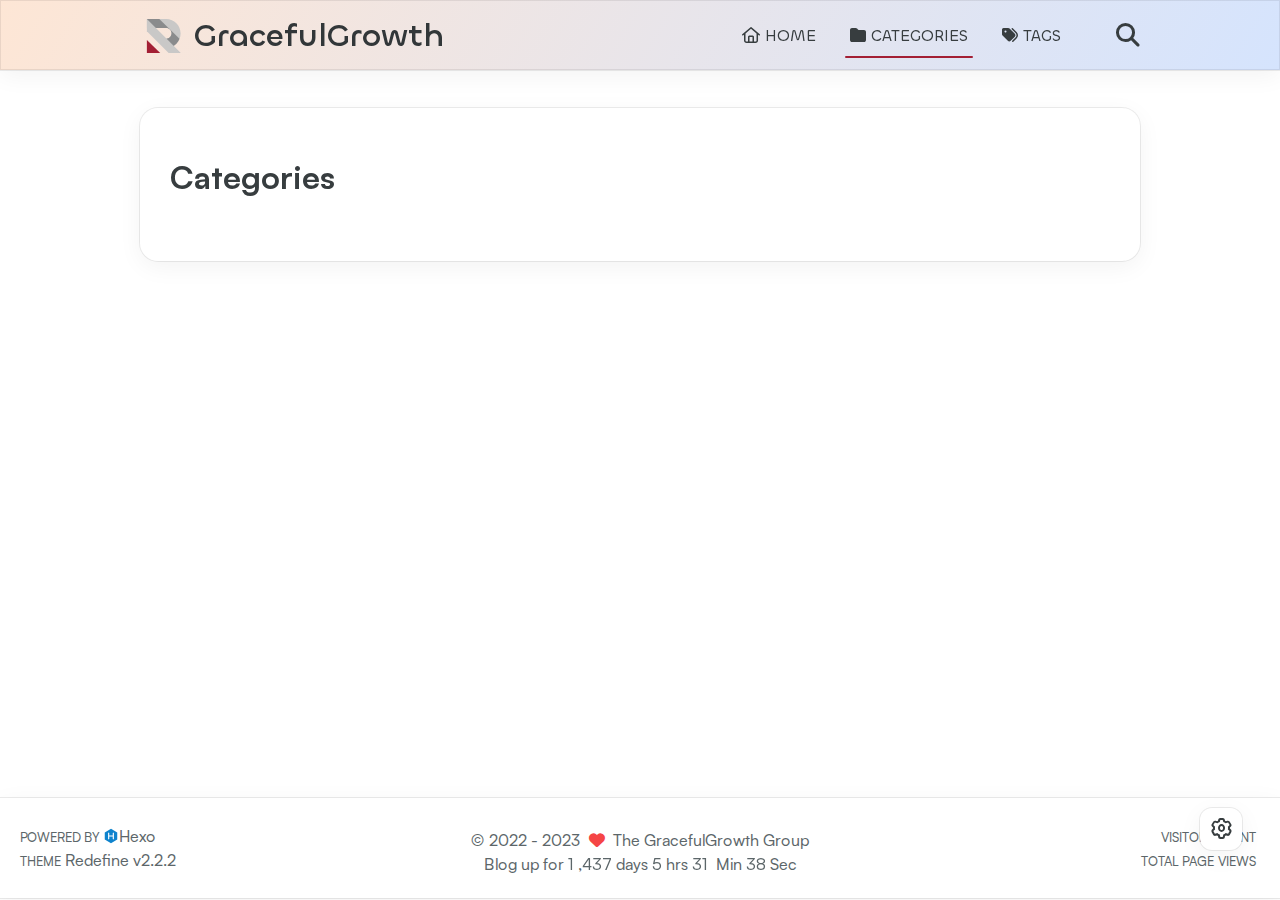
<file: categories/index.html>
<!DOCTYPE html>
<html lang="en">
<head>
    <meta charset="utf-8">
    <meta name="viewport" content="width=device-width, initial-scale=1">
    <meta name="keywords" content="Hexo Theme Redefine">
    
    <meta name="author" content="The GracefulGrowth Group">
    <!-- preconnect -->
    <link rel="preconnect" href="https://fonts.googleapis.com">
    <link rel="preconnect" href="https://fonts.gstatic.com" crossorigin>
    
    
    <!--- Seo Part-->
    
    <link rel="canonical" href="https://www.example.com/categories/"/>
    <meta name="robots" content="index,follow">
    <meta name="googlebot" content="index,follow">
    <meta name="revisit-after" content="1 days">
    
        <meta property="og:type" content="website">
<meta property="og:title" content="categories">
<meta property="og:url" content="https://www.example.com/categories/index.html">
<meta property="og:site_name" content="Antimasochism Group">
<meta property="og:locale" content="en_US">
<meta property="article:published_time" content="2023-08-01T03:34:27.000Z">
<meta property="article:modified_time" content="2023-08-01T03:34:27.971Z">
<meta property="article:author" content="Shoufeng Zhang &#x2F; Zheyu Ye &#x2F; Taowei Liu">
<meta name="twitter:card" content="summary">
    
    
    <!--- Icon Part-->
    <link rel="icon" type="image/png" href="/images/redefine-favicon.svg" sizes="192x192">
    <link rel="apple-touch-icon" sizes="180x180" href="/images/redefine-favicon.svg">
    <meta name="theme-color" content="#A31F34">
    <link rel="shortcut icon" href="/images/redefine-favicon.svg">
    <!--- Page Info-->
    
    <title>
        
            Categories -
        
        GracefulGrowth
    </title>
    
<link rel="stylesheet" href="/css/style.css">

    
<link rel="stylesheet" href="/fonts/fonts.css">

    
<link rel="stylesheet" href="/fonts/Satoshi/satoshi.css">

    
<link rel="stylesheet" href="/fonts/Chillax/chillax.css">

    <!--- Font Part-->
    
        <link href="https://fonts.googleapis.com/css2?family=Noto+Sans+SC:wght@400;500;700&display=swap" rel="stylesheet">
    
    
    
    

    <!--- Inject Part-->
    
    <script id="hexo-configurations">
    let Global = window.Global || {};
    Global.hexo_config = {"hostname":"www.example.com","root":"/","language":"en","path":"search.xml"};
    Global.theme_config = {"articles":{"style":{"font_size":"16px","line_height":1.5,"image_border_radius":"14px","image_alignment":"center","image_caption":false,"link_icon":true},"word_count":{"enable":true,"count":true,"min2read":true},"author_label":{"enable":false,"auto":false,"list":[]},"code_block":{"copy":true,"style":"mac","font":{"enable":false,"family":null,"url":null}},"toc":{"enable":true,"max_depth":3,"number":false,"expand":true,"init_open":true},"copyright":true,"lazyload":true,"recommendation":{"enable":false,"title":"推荐阅读","limit":3,"mobile_limit":2,"placeholder":"/images/wallhaven-wqery6-light.webp","skip_dirs":[]}},"colors":{"primary":"#A31F34","secondary":null},"global":{"fonts":{"chinese":{"enable":false,"family":null,"url":null},"english":{"enable":false,"family":null,"url":null}},"content_max_width":"1000px","sidebar_width":"210px","hover":{"shadow":true,"scale":false},"scroll_progress":{"bar":true,"percentage":true},"busuanzi_counter":{"enable":true,"site_pv":true,"site_uv":true,"post_pv":true},"pjax":true,"open_graph":true,"google_analytics":{"enable":false,"id":null}},"home_banner":{"enable":true,"style":"fixed","image":{"light":"/images/wallhaven-wqery6-light.webp","dark":"/images/wallhaven-wqery6-dark.webp"},"title":"GracefulGrowth","subtitle":{"text":["Inspiring Resilience, Nurturing Growth, One Heart at a Time.","Together We Heal, Together We Thrive.","Hand in Hand."],"hitokoto":{"enable":false,"api":"https://v1.hitokoto.cn"},"typing_speed":100,"backing_speed":80,"starting_delay":500,"backing_delay":1500,"loop":true,"smart_backspace":true},"text_color":{"light":"#fff","dark":"#d1d1b6"},"text_style":{"title_size":"2.8rem","subtitle_size":"1.5rem","line_height":1.2},"custom_font":{"enable":true,"family":"Noto Sans SC","url":"https://fonts.googleapis.com/css2?family=Noto+Sans+SC:wght@400;500;700&display=swap"},"social_links":{"enable":true,"links":{"github":"https://github.com/GracefulGrowth","instagram":null,"zhihu":null,"twitter":null,"email":"zhangshoufeng1984@gmail.com"}}},"plugins":{"feed":{"enable":false},"aplayer":{"enable":false,"type":"fixed","audios":[{"name":null,"artist":null,"url":null,"cover":null}]},"mermaid":{"enable":false,"version":"9.3.0"}},"version":"2.2.2","navbar":{"auto_hide":true,"color":{"left":"#f78736","right":"#367df7","transparency":35},"links":{"Home":{"path":"/","icon":"fa-regular fa-house"},"Categories":{"icon":"fa-solid fa-folder","path":"/categories/"},"Tags":{"icon":"fa-solid fa-tags","path":"/tags/"}},"search":{"enable":true,"preload":true}},"page_templates":{"friends_column":2,"tags_style":"blur"},"home":{"sidebar":{"enable":true,"position":"left","first_item":"menu","announcement":null,"links":{"Categories":{"path":"/categories","icon":"fa-regular fa-folder"},"Tags":{"icon":"fa-solid fa-tags","path":"/tags/"}}},"article_date_format":"auto","categories":{"enable":true,"limit":3},"tags":{"enable":true,"limit":3}},"footerStart":"2022/8/17 11:45:14"};
    Global.language_ago = {"second":"%s seconds ago","minute":"%s minutes ago","hour":"%s hours ago","day":"%s days ago","week":"%s weeks ago","month":"%s months ago","year":"%s years ago"};
    Global.data_config = {"masonry":false};
  </script>
    
    <!--- Fontawesome Part-->
    
<link rel="stylesheet" href="/fontawesome/fontawesome.min.css">

    
<link rel="stylesheet" href="/fontawesome/brands.min.css">

    
<link rel="stylesheet" href="/fontawesome/solid.min.css">

    
<link rel="stylesheet" href="/fontawesome/regular.min.css">

    
    
    
    
<meta name="generator" content="Hexo 6.3.0"></head>


<body>
<div class="progress-bar-container">
    
        <span class="scroll-progress-bar"></span>
    

    
        <span class="pjax-progress-bar"></span>
        <span class="pjax-progress-icon">
            <i class="fa-solid fa-circle-notch fa-spin"></i>
        </span>
    
</div>


<main class="page-container">

    

    <div class="main-content-container">

        <div class="main-content-header">
            <header class="navbar-container">
    
    <div class="navbar-content">
        <div class="left">
            
                <a class="logo-image" href="/">
                    <img src="/images/redefine-logo.svg">
                </a>
            
            <a class="logo-title" href="/">
                
                GracefulGrowth
                
            </a>
        </div>

        <div class="right">
            <!-- PC -->
            <div class="desktop">
                <ul class="navbar-list">
                    
                        
                            <li class="navbar-item">
                                <!-- Menu -->
                                <a class="" 
                                    href="/"  >
                                    
                                        
                                            <i class="fa-regular fa-house"></i>
                                        
                                        HOME
                                    
                                </a>
                                <!-- Submenu -->
                                
                            </li>
                    
                        
                            <li class="navbar-item">
                                <!-- Menu -->
                                <a class="active" 
                                    href="/categories/"  >
                                    
                                        
                                            <i class="fa-solid fa-folder"></i>
                                        
                                        CATEGORIES
                                    
                                </a>
                                <!-- Submenu -->
                                
                            </li>
                    
                        
                            <li class="navbar-item">
                                <!-- Menu -->
                                <a class="" 
                                    href="/tags/"  >
                                    
                                        
                                            <i class="fa-solid fa-tags"></i>
                                        
                                        TAGS
                                    
                                </a>
                                <!-- Submenu -->
                                
                            </li>
                    
                    
                        <li class="navbar-item search search-popup-trigger">
                            <i class="fa-solid fa-magnifying-glass"></i>
                        </li>
                    
                </ul>
            </div>
            <!-- Mobile -->
            <div class="mobile">
                
                    <div class="icon-item search search-popup-trigger"><i class="fa-solid fa-magnifying-glass"></i></div>
                
                <div class="icon-item navbar-bar">
                    <div class="navbar-bar-middle"></div>
                </div>
            </div>
        </div>
    </div>

    <!-- Mobile drawer -->
    <div class="navbar-drawer">
        <ul class="drawer-navbar-list">
            
                
                    <li class="drawer-navbar-item flex-center">
                        <a class="" 
                        href="/"  >
                             
                                
                                    <i class="fa-regular fa-house"></i>
                                
                                HOME
                            
                        </a>
                    </li>
                    <!-- Submenu -->
                    
            
                
                    <li class="drawer-navbar-item flex-center">
                        <a class="active" 
                        href="/categories/"  >
                             
                                
                                    <i class="fa-solid fa-folder"></i>
                                
                                CATEGORIES
                            
                        </a>
                    </li>
                    <!-- Submenu -->
                    
            
                
                    <li class="drawer-navbar-item flex-center">
                        <a class="" 
                        href="/tags/"  >
                             
                                
                                    <i class="fa-solid fa-tags"></i>
                                
                                TAGS
                            
                        </a>
                    </li>
                    <!-- Submenu -->
                    
            

        </ul>
    </div>

    <div class="window-mask"></div>

</header>


        </div>

        <div class="main-content-body">

            

            <div class="main-content">

                
                    <div class="fade-in-down-animation">
    <div class="category-list-container">
        <div class="tagcloud-header">
            <h1 style="margin: 15px 0px; margin-bottom: 30px;">Categories</h1>
        </div>
        <div class="category-list-content">
            
        </div>
        <div class="category-comments">
            
        </div>
    </div>
</div>
<script async data-pjax src="/js/layouts/categoryList.js"></script>

                

            </div>
            
            

        </div>

        <div class="main-content-footer">
            <footer class="footer">
    <div class="info-container">
        <div class="copyright-info">
            &copy;
            
              <span>2022</span>
              -
            
            2023&nbsp;&nbsp;<i class="fa-solid fa-heart fa-beat" style="--fa-animation-duration: 0.5s; color: #f54545"></i>&nbsp;&nbsp;<a href="/">The GracefulGrowth Group</a>
        </div>
        
            <script async data-pjax src="//busuanzi.ibruce.info/busuanzi/2.3/busuanzi.pure.mini.js"></script>
            <div class="website-count info-item">
                
                    <span id="busuanzi_container_site_uv" class="busuanzi_container_site_uv">
                        VISITOR COUNT&nbsp;<span id="busuanzi_value_site_uv" class="busuanzi_value_site_uv"></span>
                    </span>
                
                
                    <span id="busuanzi_container_site_pv" class="busuanzi_container_site_pv">
                        TOTAL PAGE VIEWS&nbsp;<span id="busuanzi_value_site_pv" class="busuanzi_value_site_pv"></span>
                    </span>
                
            </div>
        
        <div class="theme-info info-item">
            <span class="powered-by-container">POWERED BY <?xml version="1.0" encoding="utf-8"?><!DOCTYPE svg PUBLIC "-//W3C//DTD SVG 1.1//EN" "http://www.w3.org/Graphics/SVG/1.1/DTD/svg11.dtd"><svg version="1.1" id="圖層_1" xmlns="http://www.w3.org/2000/svg" xmlns:xlink="http://www.w3.org/1999/xlink" x="0px" y="0px" width="1rem" height="1rem" viewBox="0 0 512 512" enable-background="new 0 0 512 512" xml:space="preserve"><path fill="#0E83CD" d="M256.4,25.8l-200,115.5L56,371.5l199.6,114.7l200-115.5l0.4-230.2L256.4,25.8z M349,354.6l-18.4,10.7l-18.6-11V275H200v79.6l-18.4,10.7l-18.6-11v-197l18.5-10.6l18.5,10.8V237h112v-79.6l18.5-10.6l18.5,10.8V354.6z"/></svg><a target="_blank" href="https://hexo.io">Hexo</a></span>
                <br>
            <span class="theme-version-container">THEME&nbsp;<a class="theme-version" target="_blank" href="https://github.com/EvanNotFound/hexo-theme-redefine">Redefine v2.2.2</a>
        </div>
        
        
        
            <div>
                Blog up for <span class="odometer" id="runtime_days" ></span> days <span class="odometer" id="runtime_hours"></span> hrs <span class="odometer" id="runtime_minutes"></span> Min <span class="odometer" id="runtime_seconds"></span> Sec
            </div>
        
        
        
            <script async data-pjax>
                try {
                    function odometer_init() {
                    const elements = document.querySelectorAll('.odometer');
                    elements.forEach(el => {
                        new Odometer({
                            el,
                            format: '( ddd).dd',
                            duration: 200
                        });
                    });
                    }
                    odometer_init();
                } catch (error) {}
            </script>
        
        
        
    </div>  
</footer>
        </div>
    </div>

    

    <div class="right-side-tools-container">
        <div class="side-tools-container">
    <ul class="hidden-tools-list">
        <li class="right-bottom-tools tool-font-adjust-plus flex-center">
            <i class="fa-regular fa-magnifying-glass-plus"></i>
        </li>

        <li class="right-bottom-tools tool-font-adjust-minus flex-center">
            <i class="fa-regular fa-magnifying-glass-minus"></i>
        </li>

        <li class="right-bottom-tools tool-expand-width flex-center">
            <i class="fa-regular fa-expand"></i>
        </li>

        <li class="right-bottom-tools tool-dark-light-toggle flex-center">
            <i class="fa-regular fa-moon"></i>
        </li>

        <!-- rss -->
        

        

        <li class="right-bottom-tools tool-scroll-to-bottom flex-center">
            <i class="fa-regular fa-arrow-down"></i>
        </li>
    </ul>

    <ul class="visible-tools-list">
        <li class="right-bottom-tools toggle-tools-list flex-center">
            <i class="fa-regular fa-cog fa-spin"></i>
        </li>
        
            <li class="right-bottom-tools tool-scroll-to-top flex-center">
                <i class="arrow-up fas fa-arrow-up"></i>
                <span class="percent"></span>
            </li>
        
        
    </ul>
</div>

    </div>

    <div class="image-viewer-container">
    <img src="">
</div>


    
        <div class="search-pop-overlay">
    <div class="popup search-popup">
        <div class="search-header">
          <span class="search-input-field-pre">
            <i class="fa-solid fa-keyboard"></i>
          </span>
            <div class="search-input-container">
                <input autocomplete="off"
                       autocorrect="off"
                       autocapitalize="off"
                       placeholder="Search..."
                       spellcheck="false"
                       type="search"
                       class="search-input"
                >
            </div>
            <span class="popup-btn-close">
                <i class="fa-solid fa-times"></i>
            </span>
        </div>
        <div id="search-result">
            <div id="no-result">
                <i class="fa-solid fa-spinner fa-spin-pulse fa-5x fa-fw"></i>
            </div>
        </div>
    </div>
</div>

    


</main>




<script src="/js/utils.js"></script>

<script src="/js/main.js"></script>

<script src="/js/layouts/navbarShrink.js"></script>

<script src="/js/tools/scrollTopBottom.js"></script>

<script src="/js/tools/lightDarkSwitch.js"></script>



    
<script src="/js/tools/localSearch.js"></script>




    
<script src="/js/tools/codeBlock.js"></script>




    
<script src="/js/layouts/lazyload.js"></script>




    
<script src="/js/tools/runtime.js"></script>

    
<script src="/js/libs/odometer.min.js"></script>

    
<link rel="stylesheet" href="/assets/odometer-theme-minimal.css">




  
<script src="/js/libs/Typed.min.js"></script>

  
<script src="/js/plugins/typed.js"></script>







<div class="post-scripts pjax">
    
</div>


    
<script src="/js/libs/pjax.min.js"></script>

<script>
    window.addEventListener('DOMContentLoaded', () => {
        window.pjax = new Pjax({
            selectors: [
                'head title',
                '.page-container',
                '.pjax',
            ],
            history: true,
            debug: false,
            cacheBust: false,
            timeout: 0,
            analytics: false,
            currentUrlFullReload: false,
            scrollRestoration: false,
            // scrollTo: true,
        });

        document.addEventListener('pjax:send', () => {
            Global.utils.pjaxProgressBarStart();
        });

        document.addEventListener('pjax:complete', () => {
            Global.utils.pjaxProgressBarEnd();
            window.pjax.executeScripts(document.querySelectorAll('script[data-pjax], .pjax script'));
            Global.refresh();
        });
    });
</script>




</body>
</html>
</file>
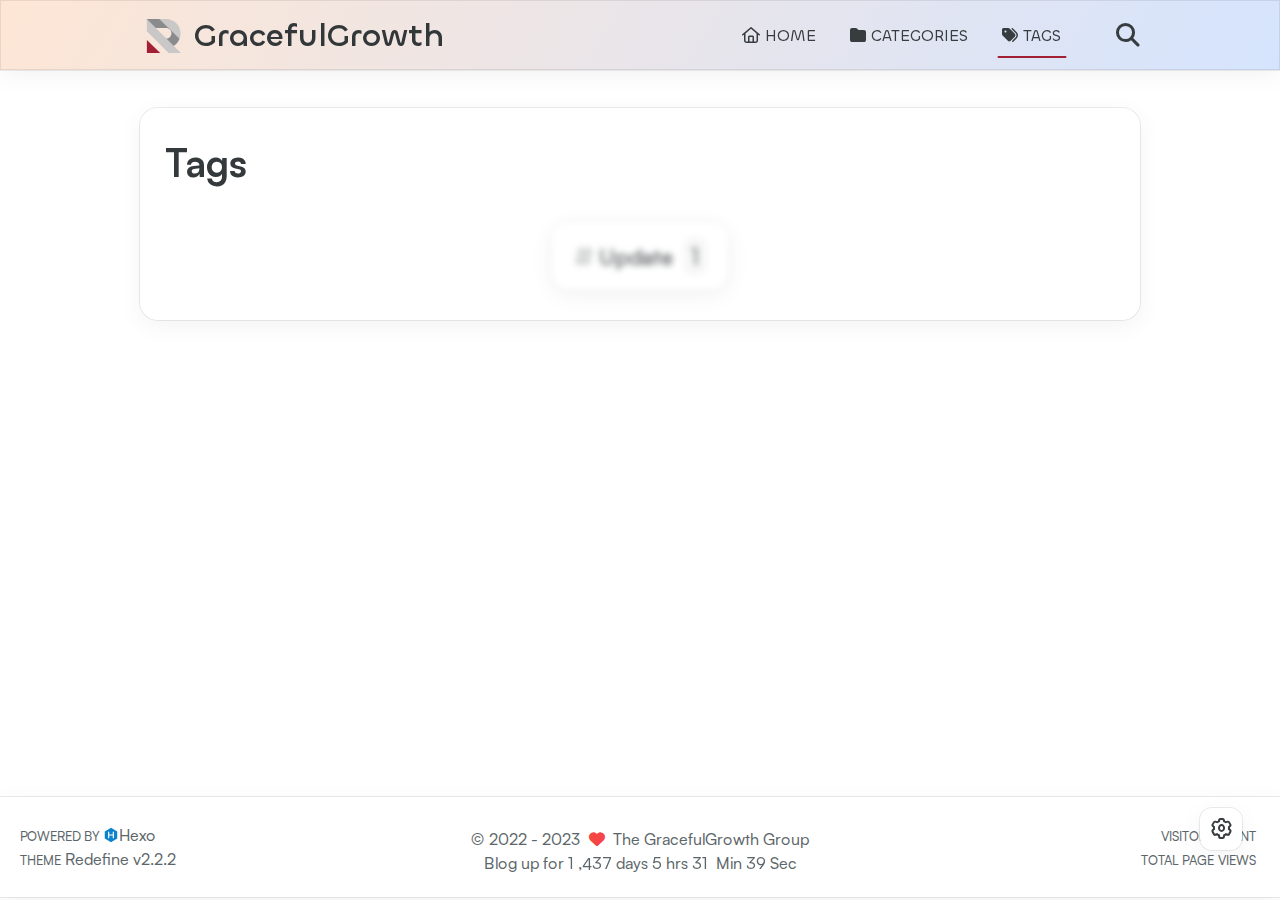
<file: tags/index.html>
<!DOCTYPE html>
<html lang="en">
<head>
    <meta charset="utf-8">
    <meta name="viewport" content="width=device-width, initial-scale=1">
    <meta name="keywords" content="Hexo Theme Redefine">
    
    <meta name="author" content="The GracefulGrowth Group">
    <!-- preconnect -->
    <link rel="preconnect" href="https://fonts.googleapis.com">
    <link rel="preconnect" href="https://fonts.gstatic.com" crossorigin>
    
    
    <!--- Seo Part-->
    
    <link rel="canonical" href="https://www.example.com/tags/"/>
    <meta name="robots" content="index,follow">
    <meta name="googlebot" content="index,follow">
    <meta name="revisit-after" content="1 days">
    
        <meta property="og:type" content="website">
<meta property="og:title" content="tags">
<meta property="og:url" content="https://www.example.com/tags/index.html">
<meta property="og:site_name" content="Antimasochism Group">
<meta property="og:locale" content="en_US">
<meta property="article:published_time" content="2023-08-01T04:29:46.000Z">
<meta property="article:modified_time" content="2023-08-01T04:29:46.673Z">
<meta property="article:author" content="Shoufeng Zhang &#x2F; Zheyu Ye &#x2F; Taowei Liu">
<meta name="twitter:card" content="summary">
    
    
    <!--- Icon Part-->
    <link rel="icon" type="image/png" href="/images/redefine-favicon.svg" sizes="192x192">
    <link rel="apple-touch-icon" sizes="180x180" href="/images/redefine-favicon.svg">
    <meta name="theme-color" content="#A31F34">
    <link rel="shortcut icon" href="/images/redefine-favicon.svg">
    <!--- Page Info-->
    
    <title>
        
            Tags -
        
        GracefulGrowth
    </title>
    
<link rel="stylesheet" href="/css/style.css">

    
<link rel="stylesheet" href="/fonts/fonts.css">

    
<link rel="stylesheet" href="/fonts/Satoshi/satoshi.css">

    
<link rel="stylesheet" href="/fonts/Chillax/chillax.css">

    <!--- Font Part-->
    
        <link href="https://fonts.googleapis.com/css2?family=Noto+Sans+SC:wght@400;500;700&display=swap" rel="stylesheet">
    
    
    
    

    <!--- Inject Part-->
    
    <script id="hexo-configurations">
    let Global = window.Global || {};
    Global.hexo_config = {"hostname":"www.example.com","root":"/","language":"en","path":"search.xml"};
    Global.theme_config = {"articles":{"style":{"font_size":"16px","line_height":1.5,"image_border_radius":"14px","image_alignment":"center","image_caption":false,"link_icon":true},"word_count":{"enable":true,"count":true,"min2read":true},"author_label":{"enable":false,"auto":false,"list":[]},"code_block":{"copy":true,"style":"mac","font":{"enable":false,"family":null,"url":null}},"toc":{"enable":true,"max_depth":3,"number":false,"expand":true,"init_open":true},"copyright":true,"lazyload":true,"recommendation":{"enable":false,"title":"推荐阅读","limit":3,"mobile_limit":2,"placeholder":"/images/wallhaven-wqery6-light.webp","skip_dirs":[]}},"colors":{"primary":"#A31F34","secondary":null},"global":{"fonts":{"chinese":{"enable":false,"family":null,"url":null},"english":{"enable":false,"family":null,"url":null}},"content_max_width":"1000px","sidebar_width":"210px","hover":{"shadow":true,"scale":false},"scroll_progress":{"bar":true,"percentage":true},"busuanzi_counter":{"enable":true,"site_pv":true,"site_uv":true,"post_pv":true},"pjax":true,"open_graph":true,"google_analytics":{"enable":false,"id":null}},"home_banner":{"enable":true,"style":"fixed","image":{"light":"/images/wallhaven-wqery6-light.webp","dark":"/images/wallhaven-wqery6-dark.webp"},"title":"GracefulGrowth","subtitle":{"text":["Inspiring Resilience, Nurturing Growth, One Heart at a Time.","Together We Heal, Together We Thrive.","Hand in Hand."],"hitokoto":{"enable":false,"api":"https://v1.hitokoto.cn"},"typing_speed":100,"backing_speed":80,"starting_delay":500,"backing_delay":1500,"loop":true,"smart_backspace":true},"text_color":{"light":"#fff","dark":"#d1d1b6"},"text_style":{"title_size":"2.8rem","subtitle_size":"1.5rem","line_height":1.2},"custom_font":{"enable":true,"family":"Noto Sans SC","url":"https://fonts.googleapis.com/css2?family=Noto+Sans+SC:wght@400;500;700&display=swap"},"social_links":{"enable":true,"links":{"github":"https://github.com/GracefulGrowth","instagram":null,"zhihu":null,"twitter":null,"email":"zhangshoufeng1984@gmail.com"}}},"plugins":{"feed":{"enable":false},"aplayer":{"enable":false,"type":"fixed","audios":[{"name":null,"artist":null,"url":null,"cover":null}]},"mermaid":{"enable":false,"version":"9.3.0"}},"version":"2.2.2","navbar":{"auto_hide":true,"color":{"left":"#f78736","right":"#367df7","transparency":35},"links":{"Home":{"path":"/","icon":"fa-regular fa-house"},"Categories":{"icon":"fa-solid fa-folder","path":"/categories/"},"Tags":{"icon":"fa-solid fa-tags","path":"/tags/"}},"search":{"enable":true,"preload":true}},"page_templates":{"friends_column":2,"tags_style":"blur"},"home":{"sidebar":{"enable":true,"position":"left","first_item":"menu","announcement":null,"links":{"Categories":{"path":"/categories","icon":"fa-regular fa-folder"},"Tags":{"icon":"fa-solid fa-tags","path":"/tags/"}}},"article_date_format":"auto","categories":{"enable":true,"limit":3},"tags":{"enable":true,"limit":3}},"footerStart":"2022/8/17 11:45:14"};
    Global.language_ago = {"second":"%s seconds ago","minute":"%s minutes ago","hour":"%s hours ago","day":"%s days ago","week":"%s weeks ago","month":"%s months ago","year":"%s years ago"};
    Global.data_config = {"masonry":false};
  </script>
    
    <!--- Fontawesome Part-->
    
<link rel="stylesheet" href="/fontawesome/fontawesome.min.css">

    
<link rel="stylesheet" href="/fontawesome/brands.min.css">

    
<link rel="stylesheet" href="/fontawesome/solid.min.css">

    
<link rel="stylesheet" href="/fontawesome/regular.min.css">

    
    
    
    
<meta name="generator" content="Hexo 6.3.0"></head>


<body>
<div class="progress-bar-container">
    
        <span class="scroll-progress-bar"></span>
    

    
        <span class="pjax-progress-bar"></span>
        <span class="pjax-progress-icon">
            <i class="fa-solid fa-circle-notch fa-spin"></i>
        </span>
    
</div>


<main class="page-container">

    

    <div class="main-content-container">

        <div class="main-content-header">
            <header class="navbar-container">
    
    <div class="navbar-content">
        <div class="left">
            
                <a class="logo-image" href="/">
                    <img src="/images/redefine-logo.svg">
                </a>
            
            <a class="logo-title" href="/">
                
                GracefulGrowth
                
            </a>
        </div>

        <div class="right">
            <!-- PC -->
            <div class="desktop">
                <ul class="navbar-list">
                    
                        
                            <li class="navbar-item">
                                <!-- Menu -->
                                <a class="" 
                                    href="/"  >
                                    
                                        
                                            <i class="fa-regular fa-house"></i>
                                        
                                        HOME
                                    
                                </a>
                                <!-- Submenu -->
                                
                            </li>
                    
                        
                            <li class="navbar-item">
                                <!-- Menu -->
                                <a class="" 
                                    href="/categories/"  >
                                    
                                        
                                            <i class="fa-solid fa-folder"></i>
                                        
                                        CATEGORIES
                                    
                                </a>
                                <!-- Submenu -->
                                
                            </li>
                    
                        
                            <li class="navbar-item">
                                <!-- Menu -->
                                <a class="active" 
                                    href="/tags/"  >
                                    
                                        
                                            <i class="fa-solid fa-tags"></i>
                                        
                                        TAGS
                                    
                                </a>
                                <!-- Submenu -->
                                
                            </li>
                    
                    
                        <li class="navbar-item search search-popup-trigger">
                            <i class="fa-solid fa-magnifying-glass"></i>
                        </li>
                    
                </ul>
            </div>
            <!-- Mobile -->
            <div class="mobile">
                
                    <div class="icon-item search search-popup-trigger"><i class="fa-solid fa-magnifying-glass"></i></div>
                
                <div class="icon-item navbar-bar">
                    <div class="navbar-bar-middle"></div>
                </div>
            </div>
        </div>
    </div>

    <!-- Mobile drawer -->
    <div class="navbar-drawer">
        <ul class="drawer-navbar-list">
            
                
                    <li class="drawer-navbar-item flex-center">
                        <a class="" 
                        href="/"  >
                             
                                
                                    <i class="fa-regular fa-house"></i>
                                
                                HOME
                            
                        </a>
                    </li>
                    <!-- Submenu -->
                    
            
                
                    <li class="drawer-navbar-item flex-center">
                        <a class="" 
                        href="/categories/"  >
                             
                                
                                    <i class="fa-solid fa-folder"></i>
                                
                                CATEGORIES
                            
                        </a>
                    </li>
                    <!-- Submenu -->
                    
            
                
                    <li class="drawer-navbar-item flex-center">
                        <a class="active" 
                        href="/tags/"  >
                             
                                
                                    <i class="fa-solid fa-tags"></i>
                                
                                TAGS
                            
                        </a>
                    </li>
                    <!-- Submenu -->
                    
            

        </ul>
    </div>

    <div class="window-mask"></div>

</header>


        </div>

        <div class="main-content-body">

            

            <div class="main-content">

                
                    
    <div class="fade-in-down-animation">
        <div class="tagcloud-container">
          
            <div class="tagcloud-header">
                <h1 style="margin: 15px 5px; margin-bottom: 30px;">Tags</h1>
            </div>
            <div class="tagcloud-content">
              <ul class="tag-list" data-show-value="true">
                
                  <li><a data-weight="1" href="/tags/Update/"><i class="fa-solid fa-hashtag"></i>Update</a></li>
                
              </ul>
            </div>
            
        </div>
    </div>


                

            </div>
            
            

        </div>

        <div class="main-content-footer">
            <footer class="footer">
    <div class="info-container">
        <div class="copyright-info">
            &copy;
            
              <span>2022</span>
              -
            
            2023&nbsp;&nbsp;<i class="fa-solid fa-heart fa-beat" style="--fa-animation-duration: 0.5s; color: #f54545"></i>&nbsp;&nbsp;<a href="/">The GracefulGrowth Group</a>
        </div>
        
            <script async data-pjax src="//busuanzi.ibruce.info/busuanzi/2.3/busuanzi.pure.mini.js"></script>
            <div class="website-count info-item">
                
                    <span id="busuanzi_container_site_uv" class="busuanzi_container_site_uv">
                        VISITOR COUNT&nbsp;<span id="busuanzi_value_site_uv" class="busuanzi_value_site_uv"></span>
                    </span>
                
                
                    <span id="busuanzi_container_site_pv" class="busuanzi_container_site_pv">
                        TOTAL PAGE VIEWS&nbsp;<span id="busuanzi_value_site_pv" class="busuanzi_value_site_pv"></span>
                    </span>
                
            </div>
        
        <div class="theme-info info-item">
            <span class="powered-by-container">POWERED BY <?xml version="1.0" encoding="utf-8"?><!DOCTYPE svg PUBLIC "-//W3C//DTD SVG 1.1//EN" "http://www.w3.org/Graphics/SVG/1.1/DTD/svg11.dtd"><svg version="1.1" id="圖層_1" xmlns="http://www.w3.org/2000/svg" xmlns:xlink="http://www.w3.org/1999/xlink" x="0px" y="0px" width="1rem" height="1rem" viewBox="0 0 512 512" enable-background="new 0 0 512 512" xml:space="preserve"><path fill="#0E83CD" d="M256.4,25.8l-200,115.5L56,371.5l199.6,114.7l200-115.5l0.4-230.2L256.4,25.8z M349,354.6l-18.4,10.7l-18.6-11V275H200v79.6l-18.4,10.7l-18.6-11v-197l18.5-10.6l18.5,10.8V237h112v-79.6l18.5-10.6l18.5,10.8V354.6z"/></svg><a target="_blank" href="https://hexo.io">Hexo</a></span>
                <br>
            <span class="theme-version-container">THEME&nbsp;<a class="theme-version" target="_blank" href="https://github.com/EvanNotFound/hexo-theme-redefine">Redefine v2.2.2</a>
        </div>
        
        
        
            <div>
                Blog up for <span class="odometer" id="runtime_days" ></span> days <span class="odometer" id="runtime_hours"></span> hrs <span class="odometer" id="runtime_minutes"></span> Min <span class="odometer" id="runtime_seconds"></span> Sec
            </div>
        
        
        
            <script async data-pjax>
                try {
                    function odometer_init() {
                    const elements = document.querySelectorAll('.odometer');
                    elements.forEach(el => {
                        new Odometer({
                            el,
                            format: '( ddd).dd',
                            duration: 200
                        });
                    });
                    }
                    odometer_init();
                } catch (error) {}
            </script>
        
        
        
    </div>  
</footer>
        </div>
    </div>

    

    <div class="right-side-tools-container">
        <div class="side-tools-container">
    <ul class="hidden-tools-list">
        <li class="right-bottom-tools tool-font-adjust-plus flex-center">
            <i class="fa-regular fa-magnifying-glass-plus"></i>
        </li>

        <li class="right-bottom-tools tool-font-adjust-minus flex-center">
            <i class="fa-regular fa-magnifying-glass-minus"></i>
        </li>

        <li class="right-bottom-tools tool-expand-width flex-center">
            <i class="fa-regular fa-expand"></i>
        </li>

        <li class="right-bottom-tools tool-dark-light-toggle flex-center">
            <i class="fa-regular fa-moon"></i>
        </li>

        <!-- rss -->
        

        

        <li class="right-bottom-tools tool-scroll-to-bottom flex-center">
            <i class="fa-regular fa-arrow-down"></i>
        </li>
    </ul>

    <ul class="visible-tools-list">
        <li class="right-bottom-tools toggle-tools-list flex-center">
            <i class="fa-regular fa-cog fa-spin"></i>
        </li>
        
            <li class="right-bottom-tools tool-scroll-to-top flex-center">
                <i class="arrow-up fas fa-arrow-up"></i>
                <span class="percent"></span>
            </li>
        
        
    </ul>
</div>

    </div>

    <div class="image-viewer-container">
    <img src="">
</div>


    
        <div class="search-pop-overlay">
    <div class="popup search-popup">
        <div class="search-header">
          <span class="search-input-field-pre">
            <i class="fa-solid fa-keyboard"></i>
          </span>
            <div class="search-input-container">
                <input autocomplete="off"
                       autocorrect="off"
                       autocapitalize="off"
                       placeholder="Search..."
                       spellcheck="false"
                       type="search"
                       class="search-input"
                >
            </div>
            <span class="popup-btn-close">
                <i class="fa-solid fa-times"></i>
            </span>
        </div>
        <div id="search-result">
            <div id="no-result">
                <i class="fa-solid fa-spinner fa-spin-pulse fa-5x fa-fw"></i>
            </div>
        </div>
    </div>
</div>

    


</main>




<script src="/js/utils.js"></script>

<script src="/js/main.js"></script>

<script src="/js/layouts/navbarShrink.js"></script>

<script src="/js/tools/scrollTopBottom.js"></script>

<script src="/js/tools/lightDarkSwitch.js"></script>



    
<script src="/js/tools/localSearch.js"></script>




    
<script src="/js/tools/codeBlock.js"></script>




    
<script src="/js/layouts/lazyload.js"></script>




    
<script src="/js/tools/runtime.js"></script>

    
<script src="/js/libs/odometer.min.js"></script>

    
<link rel="stylesheet" href="/assets/odometer-theme-minimal.css">




  
<script src="/js/libs/Typed.min.js"></script>

  
<script src="/js/plugins/typed.js"></script>







<div class="post-scripts pjax">
    
</div>


    
<script src="/js/libs/pjax.min.js"></script>

<script>
    window.addEventListener('DOMContentLoaded', () => {
        window.pjax = new Pjax({
            selectors: [
                'head title',
                '.page-container',
                '.pjax',
            ],
            history: true,
            debug: false,
            cacheBust: false,
            timeout: 0,
            analytics: false,
            currentUrlFullReload: false,
            scrollRestoration: false,
            // scrollTo: true,
        });

        document.addEventListener('pjax:send', () => {
            Global.utils.pjaxProgressBarStart();
        });

        document.addEventListener('pjax:complete', () => {
            Global.utils.pjaxProgressBarEnd();
            window.pjax.executeScripts(document.querySelectorAll('script[data-pjax], .pjax script'));
            Global.refresh();
        });
    });
</script>




</body>
</html>
</file>
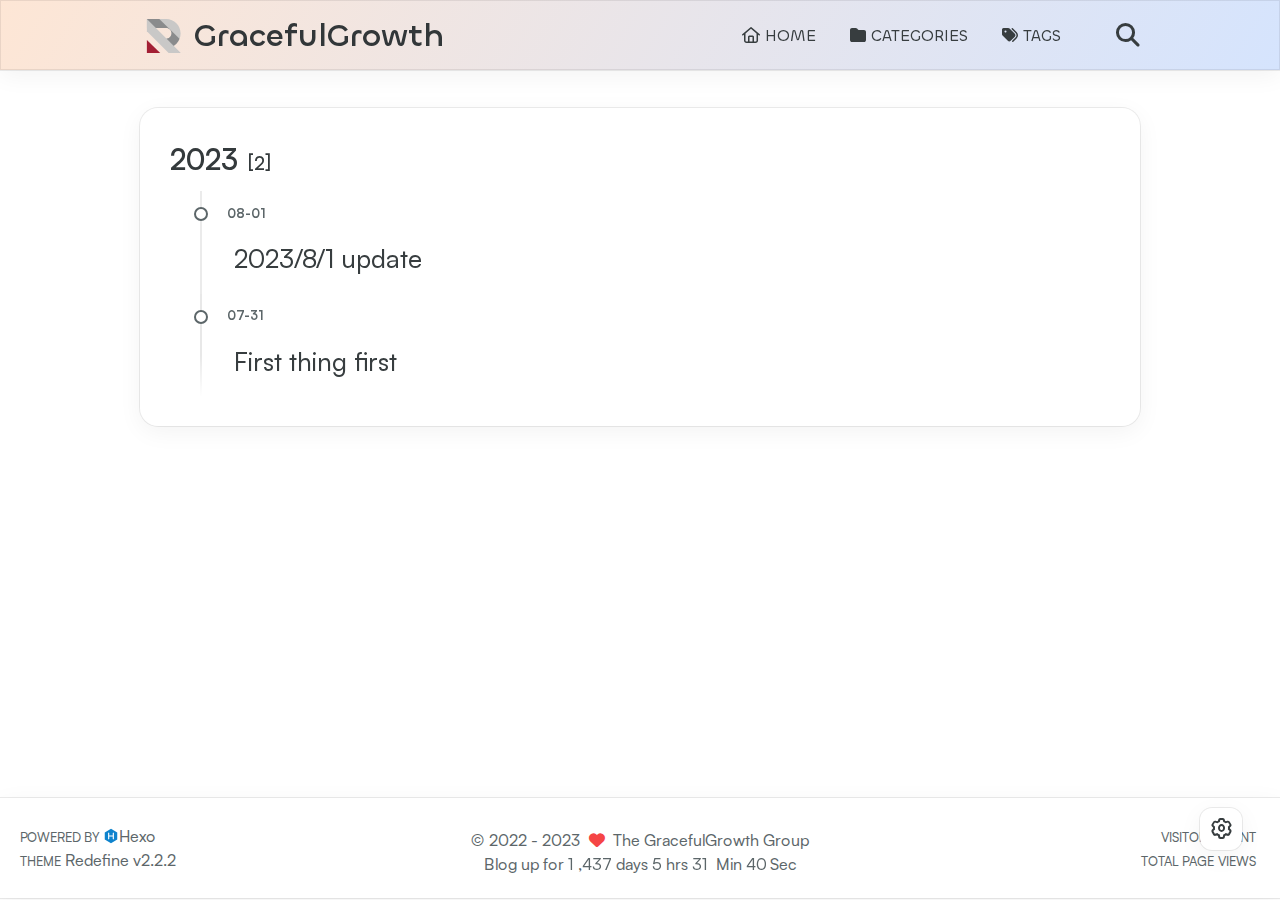
<file: archives/2023/index.html>
<!DOCTYPE html>
<html lang="en">
<head>
    <meta charset="utf-8">
    <meta name="viewport" content="width=device-width, initial-scale=1">
    <meta name="keywords" content="Hexo Theme Redefine">
    
    <meta name="author" content="The GracefulGrowth Group">
    <!-- preconnect -->
    <link rel="preconnect" href="https://fonts.googleapis.com">
    <link rel="preconnect" href="https://fonts.gstatic.com" crossorigin>
    
    
    <!--- Seo Part-->
    
    <link rel="canonical" href="https://www.example.com/archives/2023/"/>
    <meta name="robots" content="index,follow">
    <meta name="googlebot" content="index,follow">
    <meta name="revisit-after" content="1 days">
    
        <meta property="og:type" content="website">
<meta property="og:title" content="Antimasochism Group">
<meta property="og:url" content="https://www.example.com/archives/2023/index.html">
<meta property="og:site_name" content="Antimasochism Group">
<meta property="og:locale" content="en_US">
<meta property="article:author" content="Shoufeng Zhang &#x2F; Zheyu Ye &#x2F; Taowei Liu">
<meta name="twitter:card" content="summary">
    
    
    <!--- Icon Part-->
    <link rel="icon" type="image/png" href="/images/redefine-favicon.svg" sizes="192x192">
    <link rel="apple-touch-icon" sizes="180x180" href="/images/redefine-favicon.svg">
    <meta name="theme-color" content="#A31F34">
    <link rel="shortcut icon" href="/images/redefine-favicon.svg">
    <!--- Page Info-->
    
    <title>
        
            Archive: 2023 -
        
        GracefulGrowth
    </title>
    
<link rel="stylesheet" href="/css/style.css">

    
<link rel="stylesheet" href="/fonts/fonts.css">

    
<link rel="stylesheet" href="/fonts/Satoshi/satoshi.css">

    
<link rel="stylesheet" href="/fonts/Chillax/chillax.css">

    <!--- Font Part-->
    
        <link href="https://fonts.googleapis.com/css2?family=Noto+Sans+SC:wght@400;500;700&display=swap" rel="stylesheet">
    
    
    
    

    <!--- Inject Part-->
    
    <script id="hexo-configurations">
    let Global = window.Global || {};
    Global.hexo_config = {"hostname":"www.example.com","root":"/","language":"en","path":"search.xml"};
    Global.theme_config = {"articles":{"style":{"font_size":"16px","line_height":1.5,"image_border_radius":"14px","image_alignment":"center","image_caption":false,"link_icon":true},"word_count":{"enable":true,"count":true,"min2read":true},"author_label":{"enable":false,"auto":false,"list":[]},"code_block":{"copy":true,"style":"mac","font":{"enable":false,"family":null,"url":null}},"toc":{"enable":true,"max_depth":3,"number":false,"expand":true,"init_open":true},"copyright":true,"lazyload":true,"recommendation":{"enable":false,"title":"推荐阅读","limit":3,"mobile_limit":2,"placeholder":"/images/wallhaven-wqery6-light.webp","skip_dirs":[]}},"colors":{"primary":"#A31F34","secondary":null},"global":{"fonts":{"chinese":{"enable":false,"family":null,"url":null},"english":{"enable":false,"family":null,"url":null}},"content_max_width":"1000px","sidebar_width":"210px","hover":{"shadow":true,"scale":false},"scroll_progress":{"bar":true,"percentage":true},"busuanzi_counter":{"enable":true,"site_pv":true,"site_uv":true,"post_pv":true},"pjax":true,"open_graph":true,"google_analytics":{"enable":false,"id":null}},"home_banner":{"enable":true,"style":"fixed","image":{"light":"/images/wallhaven-wqery6-light.webp","dark":"/images/wallhaven-wqery6-dark.webp"},"title":"GracefulGrowth","subtitle":{"text":["Inspiring Resilience, Nurturing Growth, One Heart at a Time.","Together We Heal, Together We Thrive.","Hand in Hand."],"hitokoto":{"enable":false,"api":"https://v1.hitokoto.cn"},"typing_speed":100,"backing_speed":80,"starting_delay":500,"backing_delay":1500,"loop":true,"smart_backspace":true},"text_color":{"light":"#fff","dark":"#d1d1b6"},"text_style":{"title_size":"2.8rem","subtitle_size":"1.5rem","line_height":1.2},"custom_font":{"enable":true,"family":"Noto Sans SC","url":"https://fonts.googleapis.com/css2?family=Noto+Sans+SC:wght@400;500;700&display=swap"},"social_links":{"enable":true,"links":{"github":"https://github.com/GracefulGrowth","instagram":null,"zhihu":null,"twitter":null,"email":"zhangshoufeng1984@gmail.com"}}},"plugins":{"feed":{"enable":false},"aplayer":{"enable":false,"type":"fixed","audios":[{"name":null,"artist":null,"url":null,"cover":null}]},"mermaid":{"enable":false,"version":"9.3.0"}},"version":"2.2.2","navbar":{"auto_hide":true,"color":{"left":"#f78736","right":"#367df7","transparency":35},"links":{"Home":{"path":"/","icon":"fa-regular fa-house"},"Categories":{"icon":"fa-solid fa-folder","path":"/categories/"},"Tags":{"icon":"fa-solid fa-tags","path":"/tags/"}},"search":{"enable":true,"preload":true}},"page_templates":{"friends_column":2,"tags_style":"blur"},"home":{"sidebar":{"enable":true,"position":"left","first_item":"menu","announcement":null,"links":{"Categories":{"path":"/categories","icon":"fa-regular fa-folder"},"Tags":{"icon":"fa-solid fa-tags","path":"/tags/"}}},"article_date_format":"auto","categories":{"enable":true,"limit":3},"tags":{"enable":true,"limit":3}},"footerStart":"2022/8/17 11:45:14"};
    Global.language_ago = {"second":"%s seconds ago","minute":"%s minutes ago","hour":"%s hours ago","day":"%s days ago","week":"%s weeks ago","month":"%s months ago","year":"%s years ago"};
    Global.data_config = {"masonry":false};
  </script>
    
    <!--- Fontawesome Part-->
    
<link rel="stylesheet" href="/fontawesome/fontawesome.min.css">

    
<link rel="stylesheet" href="/fontawesome/brands.min.css">

    
<link rel="stylesheet" href="/fontawesome/solid.min.css">

    
<link rel="stylesheet" href="/fontawesome/regular.min.css">

    
    
    
    
<meta name="generator" content="Hexo 6.3.0"></head>


<body>
<div class="progress-bar-container">
    
        <span class="scroll-progress-bar"></span>
    

    
        <span class="pjax-progress-bar"></span>
        <span class="pjax-progress-icon">
            <i class="fa-solid fa-circle-notch fa-spin"></i>
        </span>
    
</div>


<main class="page-container">

    

    <div class="main-content-container">

        <div class="main-content-header">
            <header class="navbar-container">
    
    <div class="navbar-content">
        <div class="left">
            
                <a class="logo-image" href="/">
                    <img src="/images/redefine-logo.svg">
                </a>
            
            <a class="logo-title" href="/">
                
                GracefulGrowth
                
            </a>
        </div>

        <div class="right">
            <!-- PC -->
            <div class="desktop">
                <ul class="navbar-list">
                    
                        
                            <li class="navbar-item">
                                <!-- Menu -->
                                <a class="" 
                                    href="/"  >
                                    
                                        
                                            <i class="fa-regular fa-house"></i>
                                        
                                        HOME
                                    
                                </a>
                                <!-- Submenu -->
                                
                            </li>
                    
                        
                            <li class="navbar-item">
                                <!-- Menu -->
                                <a class="" 
                                    href="/categories/"  >
                                    
                                        
                                            <i class="fa-solid fa-folder"></i>
                                        
                                        CATEGORIES
                                    
                                </a>
                                <!-- Submenu -->
                                
                            </li>
                    
                        
                            <li class="navbar-item">
                                <!-- Menu -->
                                <a class="" 
                                    href="/tags/"  >
                                    
                                        
                                            <i class="fa-solid fa-tags"></i>
                                        
                                        TAGS
                                    
                                </a>
                                <!-- Submenu -->
                                
                            </li>
                    
                    
                        <li class="navbar-item search search-popup-trigger">
                            <i class="fa-solid fa-magnifying-glass"></i>
                        </li>
                    
                </ul>
            </div>
            <!-- Mobile -->
            <div class="mobile">
                
                    <div class="icon-item search search-popup-trigger"><i class="fa-solid fa-magnifying-glass"></i></div>
                
                <div class="icon-item navbar-bar">
                    <div class="navbar-bar-middle"></div>
                </div>
            </div>
        </div>
    </div>

    <!-- Mobile drawer -->
    <div class="navbar-drawer">
        <ul class="drawer-navbar-list">
            
                
                    <li class="drawer-navbar-item flex-center">
                        <a class="" 
                        href="/"  >
                             
                                
                                    <i class="fa-regular fa-house"></i>
                                
                                HOME
                            
                        </a>
                    </li>
                    <!-- Submenu -->
                    
            
                
                    <li class="drawer-navbar-item flex-center">
                        <a class="" 
                        href="/categories/"  >
                             
                                
                                    <i class="fa-solid fa-folder"></i>
                                
                                CATEGORIES
                            
                        </a>
                    </li>
                    <!-- Submenu -->
                    
            
                
                    <li class="drawer-navbar-item flex-center">
                        <a class="" 
                        href="/tags/"  >
                             
                                
                                    <i class="fa-solid fa-tags"></i>
                                
                                TAGS
                            
                        </a>
                    </li>
                    <!-- Submenu -->
                    
            

        </ul>
    </div>

    <div class="window-mask"></div>

</header>


        </div>

        <div class="main-content-body">

            

            <div class="main-content">

                
                    <div class="fade-in-down-animation">
    <div class="archive-container ">
        
<div class="archive-list-container">
    
        <section class="archive-item">
            <div class="archive-item-header">
                <span class="archive-year">2023</span>
                <span class="archive-year-post-count">[2]</span>
            </div>
            <ul class="article-list">
              
              <li class="article-item" date-is='08-01'>
                <a href="/2023/08/01/2023-8-1-update/">
                  <span class="article-title">2023/8/1 update</span>
                </a>
              </li>
              
              <li class="article-item" date-is='07-31'>
                <a href="/2023/07/31/First-thing-first/">
                  <span class="article-title">First thing first</span>
                </a>
              </li>
              
            </ul>
        </section>
    
</div>

    </div>
</div>

                

            </div>
            
            

        </div>

        <div class="main-content-footer">
            <footer class="footer">
    <div class="info-container">
        <div class="copyright-info">
            &copy;
            
              <span>2022</span>
              -
            
            2023&nbsp;&nbsp;<i class="fa-solid fa-heart fa-beat" style="--fa-animation-duration: 0.5s; color: #f54545"></i>&nbsp;&nbsp;<a href="/">The GracefulGrowth Group</a>
        </div>
        
            <script async data-pjax src="//busuanzi.ibruce.info/busuanzi/2.3/busuanzi.pure.mini.js"></script>
            <div class="website-count info-item">
                
                    <span id="busuanzi_container_site_uv" class="busuanzi_container_site_uv">
                        VISITOR COUNT&nbsp;<span id="busuanzi_value_site_uv" class="busuanzi_value_site_uv"></span>
                    </span>
                
                
                    <span id="busuanzi_container_site_pv" class="busuanzi_container_site_pv">
                        TOTAL PAGE VIEWS&nbsp;<span id="busuanzi_value_site_pv" class="busuanzi_value_site_pv"></span>
                    </span>
                
            </div>
        
        <div class="theme-info info-item">
            <span class="powered-by-container">POWERED BY <?xml version="1.0" encoding="utf-8"?><!DOCTYPE svg PUBLIC "-//W3C//DTD SVG 1.1//EN" "http://www.w3.org/Graphics/SVG/1.1/DTD/svg11.dtd"><svg version="1.1" id="圖層_1" xmlns="http://www.w3.org/2000/svg" xmlns:xlink="http://www.w3.org/1999/xlink" x="0px" y="0px" width="1rem" height="1rem" viewBox="0 0 512 512" enable-background="new 0 0 512 512" xml:space="preserve"><path fill="#0E83CD" d="M256.4,25.8l-200,115.5L56,371.5l199.6,114.7l200-115.5l0.4-230.2L256.4,25.8z M349,354.6l-18.4,10.7l-18.6-11V275H200v79.6l-18.4,10.7l-18.6-11v-197l18.5-10.6l18.5,10.8V237h112v-79.6l18.5-10.6l18.5,10.8V354.6z"/></svg><a target="_blank" href="https://hexo.io">Hexo</a></span>
                <br>
            <span class="theme-version-container">THEME&nbsp;<a class="theme-version" target="_blank" href="https://github.com/EvanNotFound/hexo-theme-redefine">Redefine v2.2.2</a>
        </div>
        
        
        
            <div>
                Blog up for <span class="odometer" id="runtime_days" ></span> days <span class="odometer" id="runtime_hours"></span> hrs <span class="odometer" id="runtime_minutes"></span> Min <span class="odometer" id="runtime_seconds"></span> Sec
            </div>
        
        
        
            <script async data-pjax>
                try {
                    function odometer_init() {
                    const elements = document.querySelectorAll('.odometer');
                    elements.forEach(el => {
                        new Odometer({
                            el,
                            format: '( ddd).dd',
                            duration: 200
                        });
                    });
                    }
                    odometer_init();
                } catch (error) {}
            </script>
        
        
        
    </div>  
</footer>
        </div>
    </div>

    

    <div class="right-side-tools-container">
        <div class="side-tools-container">
    <ul class="hidden-tools-list">
        <li class="right-bottom-tools tool-font-adjust-plus flex-center">
            <i class="fa-regular fa-magnifying-glass-plus"></i>
        </li>

        <li class="right-bottom-tools tool-font-adjust-minus flex-center">
            <i class="fa-regular fa-magnifying-glass-minus"></i>
        </li>

        <li class="right-bottom-tools tool-expand-width flex-center">
            <i class="fa-regular fa-expand"></i>
        </li>

        <li class="right-bottom-tools tool-dark-light-toggle flex-center">
            <i class="fa-regular fa-moon"></i>
        </li>

        <!-- rss -->
        

        

        <li class="right-bottom-tools tool-scroll-to-bottom flex-center">
            <i class="fa-regular fa-arrow-down"></i>
        </li>
    </ul>

    <ul class="visible-tools-list">
        <li class="right-bottom-tools toggle-tools-list flex-center">
            <i class="fa-regular fa-cog fa-spin"></i>
        </li>
        
            <li class="right-bottom-tools tool-scroll-to-top flex-center">
                <i class="arrow-up fas fa-arrow-up"></i>
                <span class="percent"></span>
            </li>
        
        
    </ul>
</div>

    </div>

    <div class="image-viewer-container">
    <img src="">
</div>


    
        <div class="search-pop-overlay">
    <div class="popup search-popup">
        <div class="search-header">
          <span class="search-input-field-pre">
            <i class="fa-solid fa-keyboard"></i>
          </span>
            <div class="search-input-container">
                <input autocomplete="off"
                       autocorrect="off"
                       autocapitalize="off"
                       placeholder="Search..."
                       spellcheck="false"
                       type="search"
                       class="search-input"
                >
            </div>
            <span class="popup-btn-close">
                <i class="fa-solid fa-times"></i>
            </span>
        </div>
        <div id="search-result">
            <div id="no-result">
                <i class="fa-solid fa-spinner fa-spin-pulse fa-5x fa-fw"></i>
            </div>
        </div>
    </div>
</div>

    


</main>




<script src="/js/utils.js"></script>

<script src="/js/main.js"></script>

<script src="/js/layouts/navbarShrink.js"></script>

<script src="/js/tools/scrollTopBottom.js"></script>

<script src="/js/tools/lightDarkSwitch.js"></script>



    
<script src="/js/tools/localSearch.js"></script>




    
<script src="/js/tools/codeBlock.js"></script>




    
<script src="/js/layouts/lazyload.js"></script>




    
<script src="/js/tools/runtime.js"></script>

    
<script src="/js/libs/odometer.min.js"></script>

    
<link rel="stylesheet" href="/assets/odometer-theme-minimal.css">




  
<script src="/js/libs/Typed.min.js"></script>

  
<script src="/js/plugins/typed.js"></script>







<div class="post-scripts pjax">
    
</div>


    
<script src="/js/libs/pjax.min.js"></script>

<script>
    window.addEventListener('DOMContentLoaded', () => {
        window.pjax = new Pjax({
            selectors: [
                'head title',
                '.page-container',
                '.pjax',
            ],
            history: true,
            debug: false,
            cacheBust: false,
            timeout: 0,
            analytics: false,
            currentUrlFullReload: false,
            scrollRestoration: false,
            // scrollTo: true,
        });

        document.addEventListener('pjax:send', () => {
            Global.utils.pjaxProgressBarStart();
        });

        document.addEventListener('pjax:complete', () => {
            Global.utils.pjaxProgressBarEnd();
            window.pjax.executeScripts(document.querySelectorAll('script[data-pjax], .pjax script'));
            Global.refresh();
        });
    });
</script>




</body>
</html>
</file>
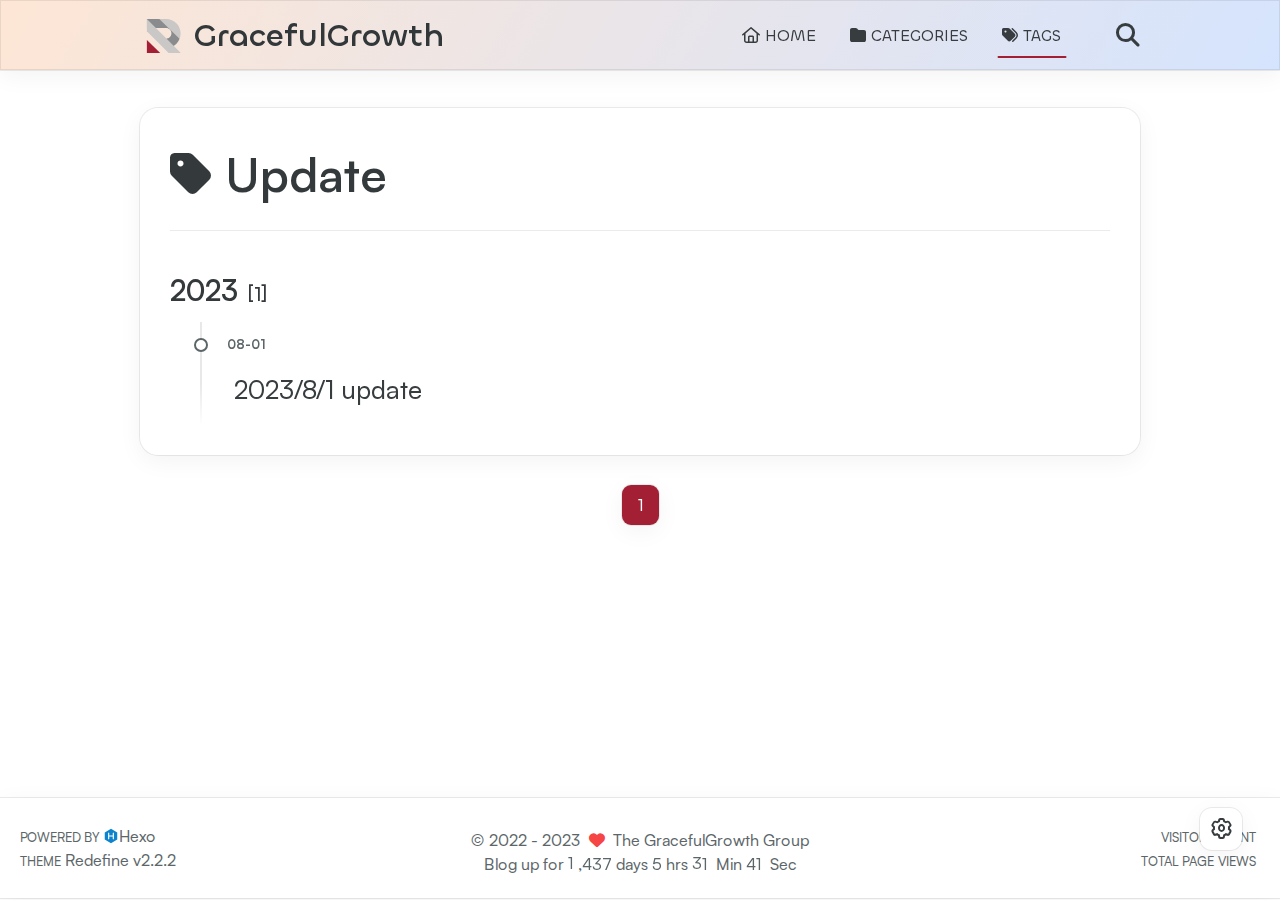
<file: tags/Update/index.html>
<!DOCTYPE html>
<html lang="en">
<head>
    <meta charset="utf-8">
    <meta name="viewport" content="width=device-width, initial-scale=1">
    <meta name="keywords" content="Hexo Theme Redefine">
    
    <meta name="author" content="The GracefulGrowth Group">
    <!-- preconnect -->
    <link rel="preconnect" href="https://fonts.googleapis.com">
    <link rel="preconnect" href="https://fonts.gstatic.com" crossorigin>
    
    
    <!--- Seo Part-->
    
    <link rel="canonical" href="https://www.example.com/tags/update/"/>
    <meta name="robots" content="index,follow">
    <meta name="googlebot" content="index,follow">
    <meta name="revisit-after" content="1 days">
    
        <meta property="og:type" content="website">
<meta property="og:title" content="Antimasochism Group">
<meta property="og:url" content="https://www.example.com/tags/Update/index.html">
<meta property="og:site_name" content="Antimasochism Group">
<meta property="og:locale" content="en_US">
<meta property="article:author" content="Shoufeng Zhang &#x2F; Zheyu Ye &#x2F; Taowei Liu">
<meta name="twitter:card" content="summary">
    
    
    <!--- Icon Part-->
    <link rel="icon" type="image/png" href="/images/redefine-favicon.svg" sizes="192x192">
    <link rel="apple-touch-icon" sizes="180x180" href="/images/redefine-favicon.svg">
    <meta name="theme-color" content="#A31F34">
    <link rel="shortcut icon" href="/images/redefine-favicon.svg">
    <!--- Page Info-->
    
    <title>
        
            Tag: Update -
        
        GracefulGrowth
    </title>
    
<link rel="stylesheet" href="/css/style.css">

    
<link rel="stylesheet" href="/fonts/fonts.css">

    
<link rel="stylesheet" href="/fonts/Satoshi/satoshi.css">

    
<link rel="stylesheet" href="/fonts/Chillax/chillax.css">

    <!--- Font Part-->
    
        <link href="https://fonts.googleapis.com/css2?family=Noto+Sans+SC:wght@400;500;700&display=swap" rel="stylesheet">
    
    
    
    

    <!--- Inject Part-->
    
    <script id="hexo-configurations">
    let Global = window.Global || {};
    Global.hexo_config = {"hostname":"www.example.com","root":"/","language":"en","path":"search.xml"};
    Global.theme_config = {"articles":{"style":{"font_size":"16px","line_height":1.5,"image_border_radius":"14px","image_alignment":"center","image_caption":false,"link_icon":true},"word_count":{"enable":true,"count":true,"min2read":true},"author_label":{"enable":false,"auto":false,"list":[]},"code_block":{"copy":true,"style":"mac","font":{"enable":false,"family":null,"url":null}},"toc":{"enable":true,"max_depth":3,"number":false,"expand":true,"init_open":true},"copyright":true,"lazyload":true,"recommendation":{"enable":false,"title":"推荐阅读","limit":3,"mobile_limit":2,"placeholder":"/images/wallhaven-wqery6-light.webp","skip_dirs":[]}},"colors":{"primary":"#A31F34","secondary":null},"global":{"fonts":{"chinese":{"enable":false,"family":null,"url":null},"english":{"enable":false,"family":null,"url":null}},"content_max_width":"1000px","sidebar_width":"210px","hover":{"shadow":true,"scale":false},"scroll_progress":{"bar":true,"percentage":true},"busuanzi_counter":{"enable":true,"site_pv":true,"site_uv":true,"post_pv":true},"pjax":true,"open_graph":true,"google_analytics":{"enable":false,"id":null}},"home_banner":{"enable":true,"style":"fixed","image":{"light":"/images/wallhaven-wqery6-light.webp","dark":"/images/wallhaven-wqery6-dark.webp"},"title":"GracefulGrowth","subtitle":{"text":["Inspiring Resilience, Nurturing Growth, One Heart at a Time.","Together We Heal, Together We Thrive.","Hand in Hand."],"hitokoto":{"enable":false,"api":"https://v1.hitokoto.cn"},"typing_speed":100,"backing_speed":80,"starting_delay":500,"backing_delay":1500,"loop":true,"smart_backspace":true},"text_color":{"light":"#fff","dark":"#d1d1b6"},"text_style":{"title_size":"2.8rem","subtitle_size":"1.5rem","line_height":1.2},"custom_font":{"enable":true,"family":"Noto Sans SC","url":"https://fonts.googleapis.com/css2?family=Noto+Sans+SC:wght@400;500;700&display=swap"},"social_links":{"enable":true,"links":{"github":"https://github.com/GracefulGrowth","instagram":null,"zhihu":null,"twitter":null,"email":"zhangshoufeng1984@gmail.com"}}},"plugins":{"feed":{"enable":false},"aplayer":{"enable":false,"type":"fixed","audios":[{"name":null,"artist":null,"url":null,"cover":null}]},"mermaid":{"enable":false,"version":"9.3.0"}},"version":"2.2.2","navbar":{"auto_hide":true,"color":{"left":"#f78736","right":"#367df7","transparency":35},"links":{"Home":{"path":"/","icon":"fa-regular fa-house"},"Categories":{"icon":"fa-solid fa-folder","path":"/categories/"},"Tags":{"icon":"fa-solid fa-tags","path":"/tags/"}},"search":{"enable":true,"preload":true}},"page_templates":{"friends_column":2,"tags_style":"blur"},"home":{"sidebar":{"enable":true,"position":"left","first_item":"menu","announcement":null,"links":{"Categories":{"path":"/categories","icon":"fa-regular fa-folder"},"Tags":{"icon":"fa-solid fa-tags","path":"/tags/"}}},"article_date_format":"auto","categories":{"enable":true,"limit":3},"tags":{"enable":true,"limit":3}},"footerStart":"2022/8/17 11:45:14"};
    Global.language_ago = {"second":"%s seconds ago","minute":"%s minutes ago","hour":"%s hours ago","day":"%s days ago","week":"%s weeks ago","month":"%s months ago","year":"%s years ago"};
    Global.data_config = {"masonry":false};
  </script>
    
    <!--- Fontawesome Part-->
    
<link rel="stylesheet" href="/fontawesome/fontawesome.min.css">

    
<link rel="stylesheet" href="/fontawesome/brands.min.css">

    
<link rel="stylesheet" href="/fontawesome/solid.min.css">

    
<link rel="stylesheet" href="/fontawesome/regular.min.css">

    
    
    
    
<meta name="generator" content="Hexo 6.3.0"></head>


<body>
<div class="progress-bar-container">
    
        <span class="scroll-progress-bar"></span>
    

    
        <span class="pjax-progress-bar"></span>
        <span class="pjax-progress-icon">
            <i class="fa-solid fa-circle-notch fa-spin"></i>
        </span>
    
</div>


<main class="page-container">

    

    <div class="main-content-container">

        <div class="main-content-header">
            <header class="navbar-container">
    
    <div class="navbar-content">
        <div class="left">
            
                <a class="logo-image" href="/">
                    <img src="/images/redefine-logo.svg">
                </a>
            
            <a class="logo-title" href="/">
                
                GracefulGrowth
                
            </a>
        </div>

        <div class="right">
            <!-- PC -->
            <div class="desktop">
                <ul class="navbar-list">
                    
                        
                            <li class="navbar-item">
                                <!-- Menu -->
                                <a class="" 
                                    href="/"  >
                                    
                                        
                                            <i class="fa-regular fa-house"></i>
                                        
                                        HOME
                                    
                                </a>
                                <!-- Submenu -->
                                
                            </li>
                    
                        
                            <li class="navbar-item">
                                <!-- Menu -->
                                <a class="" 
                                    href="/categories/"  >
                                    
                                        
                                            <i class="fa-solid fa-folder"></i>
                                        
                                        CATEGORIES
                                    
                                </a>
                                <!-- Submenu -->
                                
                            </li>
                    
                        
                            <li class="navbar-item">
                                <!-- Menu -->
                                <a class="active" 
                                    href="/tags/"  >
                                    
                                        
                                            <i class="fa-solid fa-tags"></i>
                                        
                                        TAGS
                                    
                                </a>
                                <!-- Submenu -->
                                
                            </li>
                    
                    
                        <li class="navbar-item search search-popup-trigger">
                            <i class="fa-solid fa-magnifying-glass"></i>
                        </li>
                    
                </ul>
            </div>
            <!-- Mobile -->
            <div class="mobile">
                
                    <div class="icon-item search search-popup-trigger"><i class="fa-solid fa-magnifying-glass"></i></div>
                
                <div class="icon-item navbar-bar">
                    <div class="navbar-bar-middle"></div>
                </div>
            </div>
        </div>
    </div>

    <!-- Mobile drawer -->
    <div class="navbar-drawer">
        <ul class="drawer-navbar-list">
            
                
                    <li class="drawer-navbar-item flex-center">
                        <a class="" 
                        href="/"  >
                             
                                
                                    <i class="fa-regular fa-house"></i>
                                
                                HOME
                            
                        </a>
                    </li>
                    <!-- Submenu -->
                    
            
                
                    <li class="drawer-navbar-item flex-center">
                        <a class="" 
                        href="/categories/"  >
                             
                                
                                    <i class="fa-solid fa-folder"></i>
                                
                                CATEGORIES
                            
                        </a>
                    </li>
                    <!-- Submenu -->
                    
            
                
                    <li class="drawer-navbar-item flex-center">
                        <a class="active" 
                        href="/tags/"  >
                             
                                
                                    <i class="fa-solid fa-tags"></i>
                                
                                TAGS
                            
                        </a>
                    </li>
                    <!-- Submenu -->
                    
            

        </ul>
    </div>

    <div class="window-mask"></div>

</header>


        </div>

        <div class="main-content-body">

            

            <div class="main-content">

                
                    <div class="fade-in-down-animation">
    <div class="tag-container">
        <div class="tag-name"><i class="fa-solid fa-tag"></i>&nbsp;Update
        </div>
        <div class="tag-post-list">
            
<div class="archive-list-container">
    
        <section class="archive-item">
            <div class="archive-item-header">
                <span class="archive-year">2023</span>
                <span class="archive-year-post-count">[1]</span>
            </div>
            <ul class="article-list">
              
              <li class="article-item" date-is='08-01'>
                <a href="/2023/08/01/2023-8-1-update/">
                  <span class="article-title">2023/8/1 update</span>
                </a>
              </li>
              
            </ul>
        </section>
    
</div>

        </div>
    </div>

    <div class="tag-paginator">
        <div class="paginator">
    <span class="page-number current">1</span>
</div>

    </div>
</div>


                

            </div>
            
            

        </div>

        <div class="main-content-footer">
            <footer class="footer">
    <div class="info-container">
        <div class="copyright-info">
            &copy;
            
              <span>2022</span>
              -
            
            2023&nbsp;&nbsp;<i class="fa-solid fa-heart fa-beat" style="--fa-animation-duration: 0.5s; color: #f54545"></i>&nbsp;&nbsp;<a href="/">The GracefulGrowth Group</a>
        </div>
        
            <script async data-pjax src="//busuanzi.ibruce.info/busuanzi/2.3/busuanzi.pure.mini.js"></script>
            <div class="website-count info-item">
                
                    <span id="busuanzi_container_site_uv" class="busuanzi_container_site_uv">
                        VISITOR COUNT&nbsp;<span id="busuanzi_value_site_uv" class="busuanzi_value_site_uv"></span>
                    </span>
                
                
                    <span id="busuanzi_container_site_pv" class="busuanzi_container_site_pv">
                        TOTAL PAGE VIEWS&nbsp;<span id="busuanzi_value_site_pv" class="busuanzi_value_site_pv"></span>
                    </span>
                
            </div>
        
        <div class="theme-info info-item">
            <span class="powered-by-container">POWERED BY <?xml version="1.0" encoding="utf-8"?><!DOCTYPE svg PUBLIC "-//W3C//DTD SVG 1.1//EN" "http://www.w3.org/Graphics/SVG/1.1/DTD/svg11.dtd"><svg version="1.1" id="圖層_1" xmlns="http://www.w3.org/2000/svg" xmlns:xlink="http://www.w3.org/1999/xlink" x="0px" y="0px" width="1rem" height="1rem" viewBox="0 0 512 512" enable-background="new 0 0 512 512" xml:space="preserve"><path fill="#0E83CD" d="M256.4,25.8l-200,115.5L56,371.5l199.6,114.7l200-115.5l0.4-230.2L256.4,25.8z M349,354.6l-18.4,10.7l-18.6-11V275H200v79.6l-18.4,10.7l-18.6-11v-197l18.5-10.6l18.5,10.8V237h112v-79.6l18.5-10.6l18.5,10.8V354.6z"/></svg><a target="_blank" href="https://hexo.io">Hexo</a></span>
                <br>
            <span class="theme-version-container">THEME&nbsp;<a class="theme-version" target="_blank" href="https://github.com/EvanNotFound/hexo-theme-redefine">Redefine v2.2.2</a>
        </div>
        
        
        
            <div>
                Blog up for <span class="odometer" id="runtime_days" ></span> days <span class="odometer" id="runtime_hours"></span> hrs <span class="odometer" id="runtime_minutes"></span> Min <span class="odometer" id="runtime_seconds"></span> Sec
            </div>
        
        
        
            <script async data-pjax>
                try {
                    function odometer_init() {
                    const elements = document.querySelectorAll('.odometer');
                    elements.forEach(el => {
                        new Odometer({
                            el,
                            format: '( ddd).dd',
                            duration: 200
                        });
                    });
                    }
                    odometer_init();
                } catch (error) {}
            </script>
        
        
        
    </div>  
</footer>
        </div>
    </div>

    

    <div class="right-side-tools-container">
        <div class="side-tools-container">
    <ul class="hidden-tools-list">
        <li class="right-bottom-tools tool-font-adjust-plus flex-center">
            <i class="fa-regular fa-magnifying-glass-plus"></i>
        </li>

        <li class="right-bottom-tools tool-font-adjust-minus flex-center">
            <i class="fa-regular fa-magnifying-glass-minus"></i>
        </li>

        <li class="right-bottom-tools tool-expand-width flex-center">
            <i class="fa-regular fa-expand"></i>
        </li>

        <li class="right-bottom-tools tool-dark-light-toggle flex-center">
            <i class="fa-regular fa-moon"></i>
        </li>

        <!-- rss -->
        

        

        <li class="right-bottom-tools tool-scroll-to-bottom flex-center">
            <i class="fa-regular fa-arrow-down"></i>
        </li>
    </ul>

    <ul class="visible-tools-list">
        <li class="right-bottom-tools toggle-tools-list flex-center">
            <i class="fa-regular fa-cog fa-spin"></i>
        </li>
        
            <li class="right-bottom-tools tool-scroll-to-top flex-center">
                <i class="arrow-up fas fa-arrow-up"></i>
                <span class="percent"></span>
            </li>
        
        
    </ul>
</div>

    </div>

    <div class="image-viewer-container">
    <img src="">
</div>


    
        <div class="search-pop-overlay">
    <div class="popup search-popup">
        <div class="search-header">
          <span class="search-input-field-pre">
            <i class="fa-solid fa-keyboard"></i>
          </span>
            <div class="search-input-container">
                <input autocomplete="off"
                       autocorrect="off"
                       autocapitalize="off"
                       placeholder="Search..."
                       spellcheck="false"
                       type="search"
                       class="search-input"
                >
            </div>
            <span class="popup-btn-close">
                <i class="fa-solid fa-times"></i>
            </span>
        </div>
        <div id="search-result">
            <div id="no-result">
                <i class="fa-solid fa-spinner fa-spin-pulse fa-5x fa-fw"></i>
            </div>
        </div>
    </div>
</div>

    


</main>




<script src="/js/utils.js"></script>

<script src="/js/main.js"></script>

<script src="/js/layouts/navbarShrink.js"></script>

<script src="/js/tools/scrollTopBottom.js"></script>

<script src="/js/tools/lightDarkSwitch.js"></script>



    
<script src="/js/tools/localSearch.js"></script>




    
<script src="/js/tools/codeBlock.js"></script>




    
<script src="/js/layouts/lazyload.js"></script>




    
<script src="/js/tools/runtime.js"></script>

    
<script src="/js/libs/odometer.min.js"></script>

    
<link rel="stylesheet" href="/assets/odometer-theme-minimal.css">




  
<script src="/js/libs/Typed.min.js"></script>

  
<script src="/js/plugins/typed.js"></script>







<div class="post-scripts pjax">
    
</div>


    
<script src="/js/libs/pjax.min.js"></script>

<script>
    window.addEventListener('DOMContentLoaded', () => {
        window.pjax = new Pjax({
            selectors: [
                'head title',
                '.page-container',
                '.pjax',
            ],
            history: true,
            debug: false,
            cacheBust: false,
            timeout: 0,
            analytics: false,
            currentUrlFullReload: false,
            scrollRestoration: false,
            // scrollTo: true,
        });

        document.addEventListener('pjax:send', () => {
            Global.utils.pjaxProgressBarStart();
        });

        document.addEventListener('pjax:complete', () => {
            Global.utils.pjaxProgressBarEnd();
            window.pjax.executeScripts(document.querySelectorAll('script[data-pjax], .pjax script'));
            Global.refresh();
        });
    });
</script>




</body>
</html>
</file>
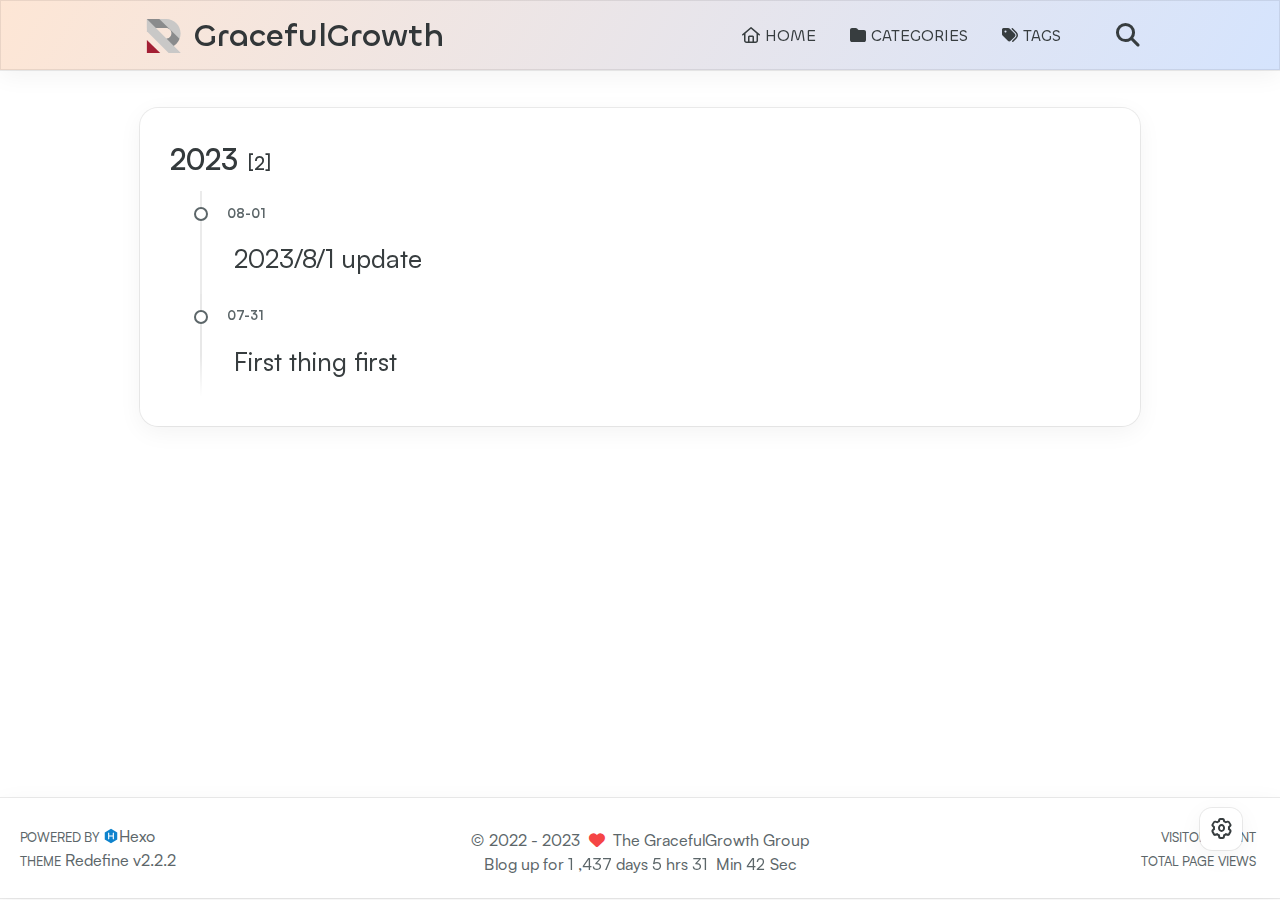
<file: archives/2023/07/index.html>
<!DOCTYPE html>
<html lang="en">
<head>
    <meta charset="utf-8">
    <meta name="viewport" content="width=device-width, initial-scale=1">
    <meta name="keywords" content="Hexo Theme Redefine">
    
    <meta name="author" content="The GracefulGrowth Group">
    <!-- preconnect -->
    <link rel="preconnect" href="https://fonts.googleapis.com">
    <link rel="preconnect" href="https://fonts.gstatic.com" crossorigin>
    
    
    <!--- Seo Part-->
    
    <link rel="canonical" href="https://www.example.com/archives/2023/07/"/>
    <meta name="robots" content="index,follow">
    <meta name="googlebot" content="index,follow">
    <meta name="revisit-after" content="1 days">
    
        <meta property="og:type" content="website">
<meta property="og:title" content="Antimasochism Group">
<meta property="og:url" content="https://www.example.com/archives/2023/07/index.html">
<meta property="og:site_name" content="Antimasochism Group">
<meta property="og:locale" content="en_US">
<meta property="article:author" content="Shoufeng Zhang &#x2F; Zheyu Ye &#x2F; Taowei Liu">
<meta name="twitter:card" content="summary">
    
    
    <!--- Icon Part-->
    <link rel="icon" type="image/png" href="/images/redefine-favicon.svg" sizes="192x192">
    <link rel="apple-touch-icon" sizes="180x180" href="/images/redefine-favicon.svg">
    <meta name="theme-color" content="#A31F34">
    <link rel="shortcut icon" href="/images/redefine-favicon.svg">
    <!--- Page Info-->
    
    <title>
        
            Archive: 2023/7 -
        
        GracefulGrowth
    </title>
    
<link rel="stylesheet" href="/css/style.css">

    
<link rel="stylesheet" href="/fonts/fonts.css">

    
<link rel="stylesheet" href="/fonts/Satoshi/satoshi.css">

    
<link rel="stylesheet" href="/fonts/Chillax/chillax.css">

    <!--- Font Part-->
    
        <link href="https://fonts.googleapis.com/css2?family=Noto+Sans+SC:wght@400;500;700&display=swap" rel="stylesheet">
    
    
    
    

    <!--- Inject Part-->
    
    <script id="hexo-configurations">
    let Global = window.Global || {};
    Global.hexo_config = {"hostname":"www.example.com","root":"/","language":"en","path":"search.xml"};
    Global.theme_config = {"articles":{"style":{"font_size":"16px","line_height":1.5,"image_border_radius":"14px","image_alignment":"center","image_caption":false,"link_icon":true},"word_count":{"enable":true,"count":true,"min2read":true},"author_label":{"enable":false,"auto":false,"list":[]},"code_block":{"copy":true,"style":"mac","font":{"enable":false,"family":null,"url":null}},"toc":{"enable":true,"max_depth":3,"number":false,"expand":true,"init_open":true},"copyright":true,"lazyload":true,"recommendation":{"enable":false,"title":"推荐阅读","limit":3,"mobile_limit":2,"placeholder":"/images/wallhaven-wqery6-light.webp","skip_dirs":[]}},"colors":{"primary":"#A31F34","secondary":null},"global":{"fonts":{"chinese":{"enable":false,"family":null,"url":null},"english":{"enable":false,"family":null,"url":null}},"content_max_width":"1000px","sidebar_width":"210px","hover":{"shadow":true,"scale":false},"scroll_progress":{"bar":true,"percentage":true},"busuanzi_counter":{"enable":true,"site_pv":true,"site_uv":true,"post_pv":true},"pjax":true,"open_graph":true,"google_analytics":{"enable":false,"id":null}},"home_banner":{"enable":true,"style":"fixed","image":{"light":"/images/wallhaven-wqery6-light.webp","dark":"/images/wallhaven-wqery6-dark.webp"},"title":"GracefulGrowth","subtitle":{"text":["Inspiring Resilience, Nurturing Growth, One Heart at a Time.","Together We Heal, Together We Thrive.","Hand in Hand."],"hitokoto":{"enable":false,"api":"https://v1.hitokoto.cn"},"typing_speed":100,"backing_speed":80,"starting_delay":500,"backing_delay":1500,"loop":true,"smart_backspace":true},"text_color":{"light":"#fff","dark":"#d1d1b6"},"text_style":{"title_size":"2.8rem","subtitle_size":"1.5rem","line_height":1.2},"custom_font":{"enable":true,"family":"Noto Sans SC","url":"https://fonts.googleapis.com/css2?family=Noto+Sans+SC:wght@400;500;700&display=swap"},"social_links":{"enable":true,"links":{"github":"https://github.com/GracefulGrowth","instagram":null,"zhihu":null,"twitter":null,"email":"zhangshoufeng1984@gmail.com"}}},"plugins":{"feed":{"enable":false},"aplayer":{"enable":false,"type":"fixed","audios":[{"name":null,"artist":null,"url":null,"cover":null}]},"mermaid":{"enable":false,"version":"9.3.0"}},"version":"2.2.2","navbar":{"auto_hide":true,"color":{"left":"#f78736","right":"#367df7","transparency":35},"links":{"Home":{"path":"/","icon":"fa-regular fa-house"},"Categories":{"icon":"fa-solid fa-folder","path":"/categories/"},"Tags":{"icon":"fa-solid fa-tags","path":"/tags/"}},"search":{"enable":true,"preload":true}},"page_templates":{"friends_column":2,"tags_style":"blur"},"home":{"sidebar":{"enable":true,"position":"left","first_item":"menu","announcement":null,"links":{"Categories":{"path":"/categories","icon":"fa-regular fa-folder"},"Tags":{"icon":"fa-solid fa-tags","path":"/tags/"}}},"article_date_format":"auto","categories":{"enable":true,"limit":3},"tags":{"enable":true,"limit":3}},"footerStart":"2022/8/17 11:45:14"};
    Global.language_ago = {"second":"%s seconds ago","minute":"%s minutes ago","hour":"%s hours ago","day":"%s days ago","week":"%s weeks ago","month":"%s months ago","year":"%s years ago"};
    Global.data_config = {"masonry":false};
  </script>
    
    <!--- Fontawesome Part-->
    
<link rel="stylesheet" href="/fontawesome/fontawesome.min.css">

    
<link rel="stylesheet" href="/fontawesome/brands.min.css">

    
<link rel="stylesheet" href="/fontawesome/solid.min.css">

    
<link rel="stylesheet" href="/fontawesome/regular.min.css">

    
    
    
    
<meta name="generator" content="Hexo 6.3.0"></head>


<body>
<div class="progress-bar-container">
    
        <span class="scroll-progress-bar"></span>
    

    
        <span class="pjax-progress-bar"></span>
        <span class="pjax-progress-icon">
            <i class="fa-solid fa-circle-notch fa-spin"></i>
        </span>
    
</div>


<main class="page-container">

    

    <div class="main-content-container">

        <div class="main-content-header">
            <header class="navbar-container">
    
    <div class="navbar-content">
        <div class="left">
            
                <a class="logo-image" href="/">
                    <img src="/images/redefine-logo.svg">
                </a>
            
            <a class="logo-title" href="/">
                
                GracefulGrowth
                
            </a>
        </div>

        <div class="right">
            <!-- PC -->
            <div class="desktop">
                <ul class="navbar-list">
                    
                        
                            <li class="navbar-item">
                                <!-- Menu -->
                                <a class="" 
                                    href="/"  >
                                    
                                        
                                            <i class="fa-regular fa-house"></i>
                                        
                                        HOME
                                    
                                </a>
                                <!-- Submenu -->
                                
                            </li>
                    
                        
                            <li class="navbar-item">
                                <!-- Menu -->
                                <a class="" 
                                    href="/categories/"  >
                                    
                                        
                                            <i class="fa-solid fa-folder"></i>
                                        
                                        CATEGORIES
                                    
                                </a>
                                <!-- Submenu -->
                                
                            </li>
                    
                        
                            <li class="navbar-item">
                                <!-- Menu -->
                                <a class="" 
                                    href="/tags/"  >
                                    
                                        
                                            <i class="fa-solid fa-tags"></i>
                                        
                                        TAGS
                                    
                                </a>
                                <!-- Submenu -->
                                
                            </li>
                    
                    
                        <li class="navbar-item search search-popup-trigger">
                            <i class="fa-solid fa-magnifying-glass"></i>
                        </li>
                    
                </ul>
            </div>
            <!-- Mobile -->
            <div class="mobile">
                
                    <div class="icon-item search search-popup-trigger"><i class="fa-solid fa-magnifying-glass"></i></div>
                
                <div class="icon-item navbar-bar">
                    <div class="navbar-bar-middle"></div>
                </div>
            </div>
        </div>
    </div>

    <!-- Mobile drawer -->
    <div class="navbar-drawer">
        <ul class="drawer-navbar-list">
            
                
                    <li class="drawer-navbar-item flex-center">
                        <a class="" 
                        href="/"  >
                             
                                
                                    <i class="fa-regular fa-house"></i>
                                
                                HOME
                            
                        </a>
                    </li>
                    <!-- Submenu -->
                    
            
                
                    <li class="drawer-navbar-item flex-center">
                        <a class="" 
                        href="/categories/"  >
                             
                                
                                    <i class="fa-solid fa-folder"></i>
                                
                                CATEGORIES
                            
                        </a>
                    </li>
                    <!-- Submenu -->
                    
            
                
                    <li class="drawer-navbar-item flex-center">
                        <a class="" 
                        href="/tags/"  >
                             
                                
                                    <i class="fa-solid fa-tags"></i>
                                
                                TAGS
                            
                        </a>
                    </li>
                    <!-- Submenu -->
                    
            

        </ul>
    </div>

    <div class="window-mask"></div>

</header>


        </div>

        <div class="main-content-body">

            

            <div class="main-content">

                
                    <div class="fade-in-down-animation">
    <div class="archive-container ">
        
<div class="archive-list-container">
    
        <section class="archive-item">
            <div class="archive-item-header">
                <span class="archive-year">2023</span>
                <span class="archive-year-post-count">[2]</span>
            </div>
            <ul class="article-list">
              
              <li class="article-item" date-is='08-01'>
                <a href="/2023/08/01/2023-8-1-update/">
                  <span class="article-title">2023/8/1 update</span>
                </a>
              </li>
              
              <li class="article-item" date-is='07-31'>
                <a href="/2023/07/31/First-thing-first/">
                  <span class="article-title">First thing first</span>
                </a>
              </li>
              
            </ul>
        </section>
    
</div>

    </div>
</div>

                

            </div>
            
            

        </div>

        <div class="main-content-footer">
            <footer class="footer">
    <div class="info-container">
        <div class="copyright-info">
            &copy;
            
              <span>2022</span>
              -
            
            2023&nbsp;&nbsp;<i class="fa-solid fa-heart fa-beat" style="--fa-animation-duration: 0.5s; color: #f54545"></i>&nbsp;&nbsp;<a href="/">The GracefulGrowth Group</a>
        </div>
        
            <script async data-pjax src="//busuanzi.ibruce.info/busuanzi/2.3/busuanzi.pure.mini.js"></script>
            <div class="website-count info-item">
                
                    <span id="busuanzi_container_site_uv" class="busuanzi_container_site_uv">
                        VISITOR COUNT&nbsp;<span id="busuanzi_value_site_uv" class="busuanzi_value_site_uv"></span>
                    </span>
                
                
                    <span id="busuanzi_container_site_pv" class="busuanzi_container_site_pv">
                        TOTAL PAGE VIEWS&nbsp;<span id="busuanzi_value_site_pv" class="busuanzi_value_site_pv"></span>
                    </span>
                
            </div>
        
        <div class="theme-info info-item">
            <span class="powered-by-container">POWERED BY <?xml version="1.0" encoding="utf-8"?><!DOCTYPE svg PUBLIC "-//W3C//DTD SVG 1.1//EN" "http://www.w3.org/Graphics/SVG/1.1/DTD/svg11.dtd"><svg version="1.1" id="圖層_1" xmlns="http://www.w3.org/2000/svg" xmlns:xlink="http://www.w3.org/1999/xlink" x="0px" y="0px" width="1rem" height="1rem" viewBox="0 0 512 512" enable-background="new 0 0 512 512" xml:space="preserve"><path fill="#0E83CD" d="M256.4,25.8l-200,115.5L56,371.5l199.6,114.7l200-115.5l0.4-230.2L256.4,25.8z M349,354.6l-18.4,10.7l-18.6-11V275H200v79.6l-18.4,10.7l-18.6-11v-197l18.5-10.6l18.5,10.8V237h112v-79.6l18.5-10.6l18.5,10.8V354.6z"/></svg><a target="_blank" href="https://hexo.io">Hexo</a></span>
                <br>
            <span class="theme-version-container">THEME&nbsp;<a class="theme-version" target="_blank" href="https://github.com/EvanNotFound/hexo-theme-redefine">Redefine v2.2.2</a>
        </div>
        
        
        
            <div>
                Blog up for <span class="odometer" id="runtime_days" ></span> days <span class="odometer" id="runtime_hours"></span> hrs <span class="odometer" id="runtime_minutes"></span> Min <span class="odometer" id="runtime_seconds"></span> Sec
            </div>
        
        
        
            <script async data-pjax>
                try {
                    function odometer_init() {
                    const elements = document.querySelectorAll('.odometer');
                    elements.forEach(el => {
                        new Odometer({
                            el,
                            format: '( ddd).dd',
                            duration: 200
                        });
                    });
                    }
                    odometer_init();
                } catch (error) {}
            </script>
        
        
        
    </div>  
</footer>
        </div>
    </div>

    

    <div class="right-side-tools-container">
        <div class="side-tools-container">
    <ul class="hidden-tools-list">
        <li class="right-bottom-tools tool-font-adjust-plus flex-center">
            <i class="fa-regular fa-magnifying-glass-plus"></i>
        </li>

        <li class="right-bottom-tools tool-font-adjust-minus flex-center">
            <i class="fa-regular fa-magnifying-glass-minus"></i>
        </li>

        <li class="right-bottom-tools tool-expand-width flex-center">
            <i class="fa-regular fa-expand"></i>
        </li>

        <li class="right-bottom-tools tool-dark-light-toggle flex-center">
            <i class="fa-regular fa-moon"></i>
        </li>

        <!-- rss -->
        

        

        <li class="right-bottom-tools tool-scroll-to-bottom flex-center">
            <i class="fa-regular fa-arrow-down"></i>
        </li>
    </ul>

    <ul class="visible-tools-list">
        <li class="right-bottom-tools toggle-tools-list flex-center">
            <i class="fa-regular fa-cog fa-spin"></i>
        </li>
        
            <li class="right-bottom-tools tool-scroll-to-top flex-center">
                <i class="arrow-up fas fa-arrow-up"></i>
                <span class="percent"></span>
            </li>
        
        
    </ul>
</div>

    </div>

    <div class="image-viewer-container">
    <img src="">
</div>


    
        <div class="search-pop-overlay">
    <div class="popup search-popup">
        <div class="search-header">
          <span class="search-input-field-pre">
            <i class="fa-solid fa-keyboard"></i>
          </span>
            <div class="search-input-container">
                <input autocomplete="off"
                       autocorrect="off"
                       autocapitalize="off"
                       placeholder="Search..."
                       spellcheck="false"
                       type="search"
                       class="search-input"
                >
            </div>
            <span class="popup-btn-close">
                <i class="fa-solid fa-times"></i>
            </span>
        </div>
        <div id="search-result">
            <div id="no-result">
                <i class="fa-solid fa-spinner fa-spin-pulse fa-5x fa-fw"></i>
            </div>
        </div>
    </div>
</div>

    


</main>




<script src="/js/utils.js"></script>

<script src="/js/main.js"></script>

<script src="/js/layouts/navbarShrink.js"></script>

<script src="/js/tools/scrollTopBottom.js"></script>

<script src="/js/tools/lightDarkSwitch.js"></script>



    
<script src="/js/tools/localSearch.js"></script>




    
<script src="/js/tools/codeBlock.js"></script>




    
<script src="/js/layouts/lazyload.js"></script>




    
<script src="/js/tools/runtime.js"></script>

    
<script src="/js/libs/odometer.min.js"></script>

    
<link rel="stylesheet" href="/assets/odometer-theme-minimal.css">




  
<script src="/js/libs/Typed.min.js"></script>

  
<script src="/js/plugins/typed.js"></script>







<div class="post-scripts pjax">
    
</div>


    
<script src="/js/libs/pjax.min.js"></script>

<script>
    window.addEventListener('DOMContentLoaded', () => {
        window.pjax = new Pjax({
            selectors: [
                'head title',
                '.page-container',
                '.pjax',
            ],
            history: true,
            debug: false,
            cacheBust: false,
            timeout: 0,
            analytics: false,
            currentUrlFullReload: false,
            scrollRestoration: false,
            // scrollTo: true,
        });

        document.addEventListener('pjax:send', () => {
            Global.utils.pjaxProgressBarStart();
        });

        document.addEventListener('pjax:complete', () => {
            Global.utils.pjaxProgressBarEnd();
            window.pjax.executeScripts(document.querySelectorAll('script[data-pjax], .pjax script'));
            Global.refresh();
        });
    });
</script>




</body>
</html>
</file>
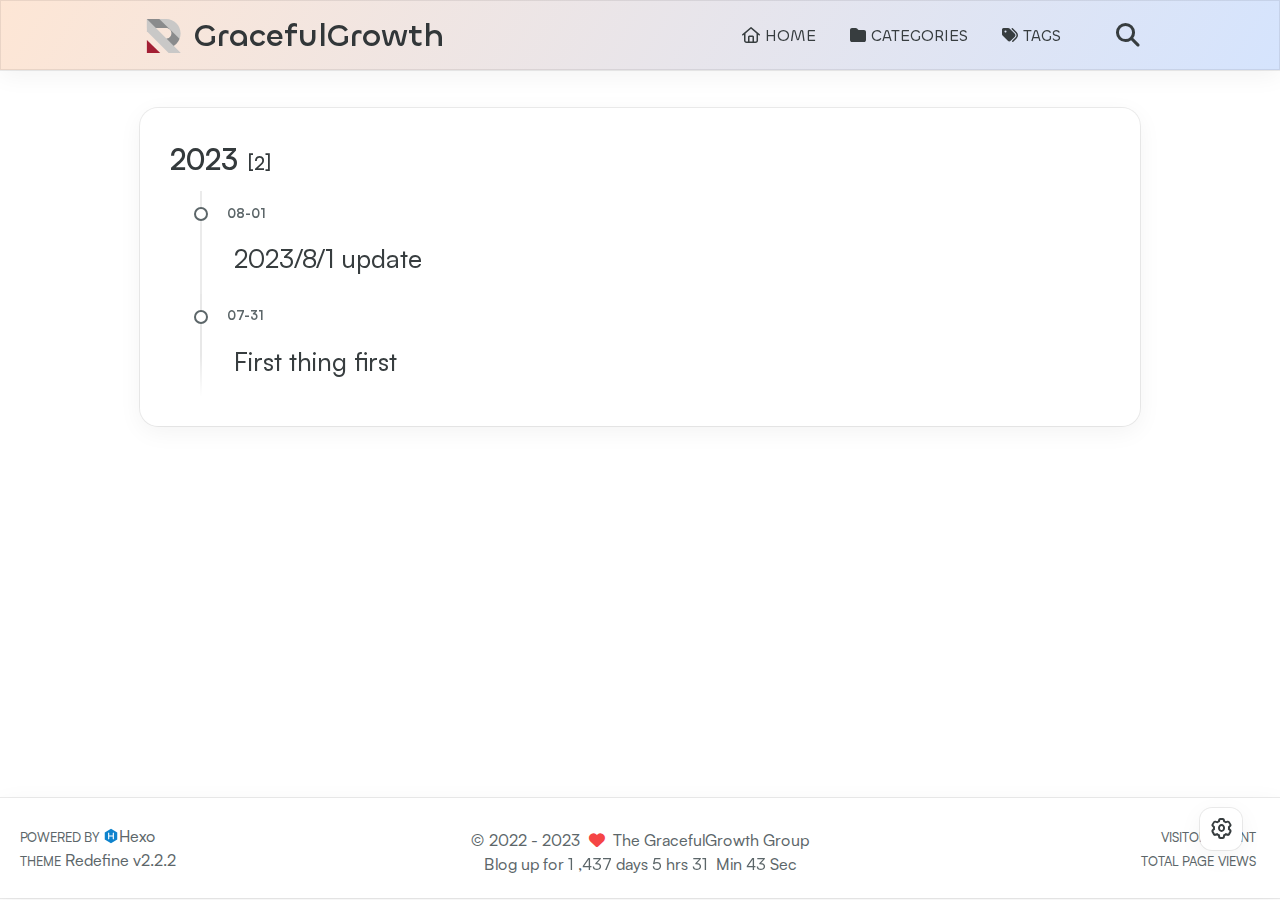
<file: archives/2023/08/index.html>
<!DOCTYPE html>
<html lang="en">
<head>
    <meta charset="utf-8">
    <meta name="viewport" content="width=device-width, initial-scale=1">
    <meta name="keywords" content="Hexo Theme Redefine">
    
    <meta name="author" content="The GracefulGrowth Group">
    <!-- preconnect -->
    <link rel="preconnect" href="https://fonts.googleapis.com">
    <link rel="preconnect" href="https://fonts.gstatic.com" crossorigin>
    
    
    <!--- Seo Part-->
    
    <link rel="canonical" href="https://www.example.com/archives/2023/08/"/>
    <meta name="robots" content="index,follow">
    <meta name="googlebot" content="index,follow">
    <meta name="revisit-after" content="1 days">
    
        <meta property="og:type" content="website">
<meta property="og:title" content="Antimasochism Group">
<meta property="og:url" content="https://www.example.com/archives/2023/08/index.html">
<meta property="og:site_name" content="Antimasochism Group">
<meta property="og:locale" content="en_US">
<meta property="article:author" content="Shoufeng Zhang &#x2F; Zheyu Ye &#x2F; Taowei Liu">
<meta name="twitter:card" content="summary">
    
    
    <!--- Icon Part-->
    <link rel="icon" type="image/png" href="/images/redefine-favicon.svg" sizes="192x192">
    <link rel="apple-touch-icon" sizes="180x180" href="/images/redefine-favicon.svg">
    <meta name="theme-color" content="#A31F34">
    <link rel="shortcut icon" href="/images/redefine-favicon.svg">
    <!--- Page Info-->
    
    <title>
        
            Archive: 2023/8 -
        
        GracefulGrowth
    </title>
    
<link rel="stylesheet" href="/css/style.css">

    
<link rel="stylesheet" href="/fonts/fonts.css">

    
<link rel="stylesheet" href="/fonts/Satoshi/satoshi.css">

    
<link rel="stylesheet" href="/fonts/Chillax/chillax.css">

    <!--- Font Part-->
    
        <link href="https://fonts.googleapis.com/css2?family=Noto+Sans+SC:wght@400;500;700&display=swap" rel="stylesheet">
    
    
    
    

    <!--- Inject Part-->
    
    <script id="hexo-configurations">
    let Global = window.Global || {};
    Global.hexo_config = {"hostname":"www.example.com","root":"/","language":"en","path":"search.xml"};
    Global.theme_config = {"articles":{"style":{"font_size":"16px","line_height":1.5,"image_border_radius":"14px","image_alignment":"center","image_caption":false,"link_icon":true},"word_count":{"enable":true,"count":true,"min2read":true},"author_label":{"enable":false,"auto":false,"list":[]},"code_block":{"copy":true,"style":"mac","font":{"enable":false,"family":null,"url":null}},"toc":{"enable":true,"max_depth":3,"number":false,"expand":true,"init_open":true},"copyright":true,"lazyload":true,"recommendation":{"enable":false,"title":"推荐阅读","limit":3,"mobile_limit":2,"placeholder":"/images/wallhaven-wqery6-light.webp","skip_dirs":[]}},"colors":{"primary":"#A31F34","secondary":null},"global":{"fonts":{"chinese":{"enable":false,"family":null,"url":null},"english":{"enable":false,"family":null,"url":null}},"content_max_width":"1000px","sidebar_width":"210px","hover":{"shadow":true,"scale":false},"scroll_progress":{"bar":true,"percentage":true},"busuanzi_counter":{"enable":true,"site_pv":true,"site_uv":true,"post_pv":true},"pjax":true,"open_graph":true,"google_analytics":{"enable":false,"id":null}},"home_banner":{"enable":true,"style":"fixed","image":{"light":"/images/wallhaven-wqery6-light.webp","dark":"/images/wallhaven-wqery6-dark.webp"},"title":"GracefulGrowth","subtitle":{"text":["Inspiring Resilience, Nurturing Growth, One Heart at a Time.","Together We Heal, Together We Thrive.","Hand in Hand."],"hitokoto":{"enable":false,"api":"https://v1.hitokoto.cn"},"typing_speed":100,"backing_speed":80,"starting_delay":500,"backing_delay":1500,"loop":true,"smart_backspace":true},"text_color":{"light":"#fff","dark":"#d1d1b6"},"text_style":{"title_size":"2.8rem","subtitle_size":"1.5rem","line_height":1.2},"custom_font":{"enable":true,"family":"Noto Sans SC","url":"https://fonts.googleapis.com/css2?family=Noto+Sans+SC:wght@400;500;700&display=swap"},"social_links":{"enable":true,"links":{"github":"https://github.com/GracefulGrowth","instagram":null,"zhihu":null,"twitter":null,"email":"zhangshoufeng1984@gmail.com"}}},"plugins":{"feed":{"enable":false},"aplayer":{"enable":false,"type":"fixed","audios":[{"name":null,"artist":null,"url":null,"cover":null}]},"mermaid":{"enable":false,"version":"9.3.0"}},"version":"2.2.2","navbar":{"auto_hide":true,"color":{"left":"#f78736","right":"#367df7","transparency":35},"links":{"Home":{"path":"/","icon":"fa-regular fa-house"},"Categories":{"icon":"fa-solid fa-folder","path":"/categories/"},"Tags":{"icon":"fa-solid fa-tags","path":"/tags/"}},"search":{"enable":true,"preload":true}},"page_templates":{"friends_column":2,"tags_style":"blur"},"home":{"sidebar":{"enable":true,"position":"left","first_item":"menu","announcement":null,"links":{"Categories":{"path":"/categories","icon":"fa-regular fa-folder"},"Tags":{"icon":"fa-solid fa-tags","path":"/tags/"}}},"article_date_format":"auto","categories":{"enable":true,"limit":3},"tags":{"enable":true,"limit":3}},"footerStart":"2022/8/17 11:45:14"};
    Global.language_ago = {"second":"%s seconds ago","minute":"%s minutes ago","hour":"%s hours ago","day":"%s days ago","week":"%s weeks ago","month":"%s months ago","year":"%s years ago"};
    Global.data_config = {"masonry":false};
  </script>
    
    <!--- Fontawesome Part-->
    
<link rel="stylesheet" href="/fontawesome/fontawesome.min.css">

    
<link rel="stylesheet" href="/fontawesome/brands.min.css">

    
<link rel="stylesheet" href="/fontawesome/solid.min.css">

    
<link rel="stylesheet" href="/fontawesome/regular.min.css">

    
    
    
    
<meta name="generator" content="Hexo 6.3.0"></head>


<body>
<div class="progress-bar-container">
    
        <span class="scroll-progress-bar"></span>
    

    
        <span class="pjax-progress-bar"></span>
        <span class="pjax-progress-icon">
            <i class="fa-solid fa-circle-notch fa-spin"></i>
        </span>
    
</div>


<main class="page-container">

    

    <div class="main-content-container">

        <div class="main-content-header">
            <header class="navbar-container">
    
    <div class="navbar-content">
        <div class="left">
            
                <a class="logo-image" href="/">
                    <img src="/images/redefine-logo.svg">
                </a>
            
            <a class="logo-title" href="/">
                
                GracefulGrowth
                
            </a>
        </div>

        <div class="right">
            <!-- PC -->
            <div class="desktop">
                <ul class="navbar-list">
                    
                        
                            <li class="navbar-item">
                                <!-- Menu -->
                                <a class="" 
                                    href="/"  >
                                    
                                        
                                            <i class="fa-regular fa-house"></i>
                                        
                                        HOME
                                    
                                </a>
                                <!-- Submenu -->
                                
                            </li>
                    
                        
                            <li class="navbar-item">
                                <!-- Menu -->
                                <a class="" 
                                    href="/categories/"  >
                                    
                                        
                                            <i class="fa-solid fa-folder"></i>
                                        
                                        CATEGORIES
                                    
                                </a>
                                <!-- Submenu -->
                                
                            </li>
                    
                        
                            <li class="navbar-item">
                                <!-- Menu -->
                                <a class="" 
                                    href="/tags/"  >
                                    
                                        
                                            <i class="fa-solid fa-tags"></i>
                                        
                                        TAGS
                                    
                                </a>
                                <!-- Submenu -->
                                
                            </li>
                    
                    
                        <li class="navbar-item search search-popup-trigger">
                            <i class="fa-solid fa-magnifying-glass"></i>
                        </li>
                    
                </ul>
            </div>
            <!-- Mobile -->
            <div class="mobile">
                
                    <div class="icon-item search search-popup-trigger"><i class="fa-solid fa-magnifying-glass"></i></div>
                
                <div class="icon-item navbar-bar">
                    <div class="navbar-bar-middle"></div>
                </div>
            </div>
        </div>
    </div>

    <!-- Mobile drawer -->
    <div class="navbar-drawer">
        <ul class="drawer-navbar-list">
            
                
                    <li class="drawer-navbar-item flex-center">
                        <a class="" 
                        href="/"  >
                             
                                
                                    <i class="fa-regular fa-house"></i>
                                
                                HOME
                            
                        </a>
                    </li>
                    <!-- Submenu -->
                    
            
                
                    <li class="drawer-navbar-item flex-center">
                        <a class="" 
                        href="/categories/"  >
                             
                                
                                    <i class="fa-solid fa-folder"></i>
                                
                                CATEGORIES
                            
                        </a>
                    </li>
                    <!-- Submenu -->
                    
            
                
                    <li class="drawer-navbar-item flex-center">
                        <a class="" 
                        href="/tags/"  >
                             
                                
                                    <i class="fa-solid fa-tags"></i>
                                
                                TAGS
                            
                        </a>
                    </li>
                    <!-- Submenu -->
                    
            

        </ul>
    </div>

    <div class="window-mask"></div>

</header>


        </div>

        <div class="main-content-body">

            

            <div class="main-content">

                
                    <div class="fade-in-down-animation">
    <div class="archive-container ">
        
<div class="archive-list-container">
    
        <section class="archive-item">
            <div class="archive-item-header">
                <span class="archive-year">2023</span>
                <span class="archive-year-post-count">[2]</span>
            </div>
            <ul class="article-list">
              
              <li class="article-item" date-is='08-01'>
                <a href="/2023/08/01/2023-8-1-update/">
                  <span class="article-title">2023/8/1 update</span>
                </a>
              </li>
              
              <li class="article-item" date-is='07-31'>
                <a href="/2023/07/31/First-thing-first/">
                  <span class="article-title">First thing first</span>
                </a>
              </li>
              
            </ul>
        </section>
    
</div>

    </div>
</div>

                

            </div>
            
            

        </div>

        <div class="main-content-footer">
            <footer class="footer">
    <div class="info-container">
        <div class="copyright-info">
            &copy;
            
              <span>2022</span>
              -
            
            2023&nbsp;&nbsp;<i class="fa-solid fa-heart fa-beat" style="--fa-animation-duration: 0.5s; color: #f54545"></i>&nbsp;&nbsp;<a href="/">The GracefulGrowth Group</a>
        </div>
        
            <script async data-pjax src="//busuanzi.ibruce.info/busuanzi/2.3/busuanzi.pure.mini.js"></script>
            <div class="website-count info-item">
                
                    <span id="busuanzi_container_site_uv" class="busuanzi_container_site_uv">
                        VISITOR COUNT&nbsp;<span id="busuanzi_value_site_uv" class="busuanzi_value_site_uv"></span>
                    </span>
                
                
                    <span id="busuanzi_container_site_pv" class="busuanzi_container_site_pv">
                        TOTAL PAGE VIEWS&nbsp;<span id="busuanzi_value_site_pv" class="busuanzi_value_site_pv"></span>
                    </span>
                
            </div>
        
        <div class="theme-info info-item">
            <span class="powered-by-container">POWERED BY <?xml version="1.0" encoding="utf-8"?><!DOCTYPE svg PUBLIC "-//W3C//DTD SVG 1.1//EN" "http://www.w3.org/Graphics/SVG/1.1/DTD/svg11.dtd"><svg version="1.1" id="圖層_1" xmlns="http://www.w3.org/2000/svg" xmlns:xlink="http://www.w3.org/1999/xlink" x="0px" y="0px" width="1rem" height="1rem" viewBox="0 0 512 512" enable-background="new 0 0 512 512" xml:space="preserve"><path fill="#0E83CD" d="M256.4,25.8l-200,115.5L56,371.5l199.6,114.7l200-115.5l0.4-230.2L256.4,25.8z M349,354.6l-18.4,10.7l-18.6-11V275H200v79.6l-18.4,10.7l-18.6-11v-197l18.5-10.6l18.5,10.8V237h112v-79.6l18.5-10.6l18.5,10.8V354.6z"/></svg><a target="_blank" href="https://hexo.io">Hexo</a></span>
                <br>
            <span class="theme-version-container">THEME&nbsp;<a class="theme-version" target="_blank" href="https://github.com/EvanNotFound/hexo-theme-redefine">Redefine v2.2.2</a>
        </div>
        
        
        
            <div>
                Blog up for <span class="odometer" id="runtime_days" ></span> days <span class="odometer" id="runtime_hours"></span> hrs <span class="odometer" id="runtime_minutes"></span> Min <span class="odometer" id="runtime_seconds"></span> Sec
            </div>
        
        
        
            <script async data-pjax>
                try {
                    function odometer_init() {
                    const elements = document.querySelectorAll('.odometer');
                    elements.forEach(el => {
                        new Odometer({
                            el,
                            format: '( ddd).dd',
                            duration: 200
                        });
                    });
                    }
                    odometer_init();
                } catch (error) {}
            </script>
        
        
        
    </div>  
</footer>
        </div>
    </div>

    

    <div class="right-side-tools-container">
        <div class="side-tools-container">
    <ul class="hidden-tools-list">
        <li class="right-bottom-tools tool-font-adjust-plus flex-center">
            <i class="fa-regular fa-magnifying-glass-plus"></i>
        </li>

        <li class="right-bottom-tools tool-font-adjust-minus flex-center">
            <i class="fa-regular fa-magnifying-glass-minus"></i>
        </li>

        <li class="right-bottom-tools tool-expand-width flex-center">
            <i class="fa-regular fa-expand"></i>
        </li>

        <li class="right-bottom-tools tool-dark-light-toggle flex-center">
            <i class="fa-regular fa-moon"></i>
        </li>

        <!-- rss -->
        

        

        <li class="right-bottom-tools tool-scroll-to-bottom flex-center">
            <i class="fa-regular fa-arrow-down"></i>
        </li>
    </ul>

    <ul class="visible-tools-list">
        <li class="right-bottom-tools toggle-tools-list flex-center">
            <i class="fa-regular fa-cog fa-spin"></i>
        </li>
        
            <li class="right-bottom-tools tool-scroll-to-top flex-center">
                <i class="arrow-up fas fa-arrow-up"></i>
                <span class="percent"></span>
            </li>
        
        
    </ul>
</div>

    </div>

    <div class="image-viewer-container">
    <img src="">
</div>


    
        <div class="search-pop-overlay">
    <div class="popup search-popup">
        <div class="search-header">
          <span class="search-input-field-pre">
            <i class="fa-solid fa-keyboard"></i>
          </span>
            <div class="search-input-container">
                <input autocomplete="off"
                       autocorrect="off"
                       autocapitalize="off"
                       placeholder="Search..."
                       spellcheck="false"
                       type="search"
                       class="search-input"
                >
            </div>
            <span class="popup-btn-close">
                <i class="fa-solid fa-times"></i>
            </span>
        </div>
        <div id="search-result">
            <div id="no-result">
                <i class="fa-solid fa-spinner fa-spin-pulse fa-5x fa-fw"></i>
            </div>
        </div>
    </div>
</div>

    


</main>




<script src="/js/utils.js"></script>

<script src="/js/main.js"></script>

<script src="/js/layouts/navbarShrink.js"></script>

<script src="/js/tools/scrollTopBottom.js"></script>

<script src="/js/tools/lightDarkSwitch.js"></script>



    
<script src="/js/tools/localSearch.js"></script>




    
<script src="/js/tools/codeBlock.js"></script>




    
<script src="/js/layouts/lazyload.js"></script>




    
<script src="/js/tools/runtime.js"></script>

    
<script src="/js/libs/odometer.min.js"></script>

    
<link rel="stylesheet" href="/assets/odometer-theme-minimal.css">




  
<script src="/js/libs/Typed.min.js"></script>

  
<script src="/js/plugins/typed.js"></script>







<div class="post-scripts pjax">
    
</div>


    
<script src="/js/libs/pjax.min.js"></script>

<script>
    window.addEventListener('DOMContentLoaded', () => {
        window.pjax = new Pjax({
            selectors: [
                'head title',
                '.page-container',
                '.pjax',
            ],
            history: true,
            debug: false,
            cacheBust: false,
            timeout: 0,
            analytics: false,
            currentUrlFullReload: false,
            scrollRestoration: false,
            // scrollTo: true,
        });

        document.addEventListener('pjax:send', () => {
            Global.utils.pjaxProgressBarStart();
        });

        document.addEventListener('pjax:complete', () => {
            Global.utils.pjaxProgressBarEnd();
            window.pjax.executeScripts(document.querySelectorAll('script[data-pjax], .pjax script'));
            Global.refresh();
        });
    });
</script>




</body>
</html>
</file>
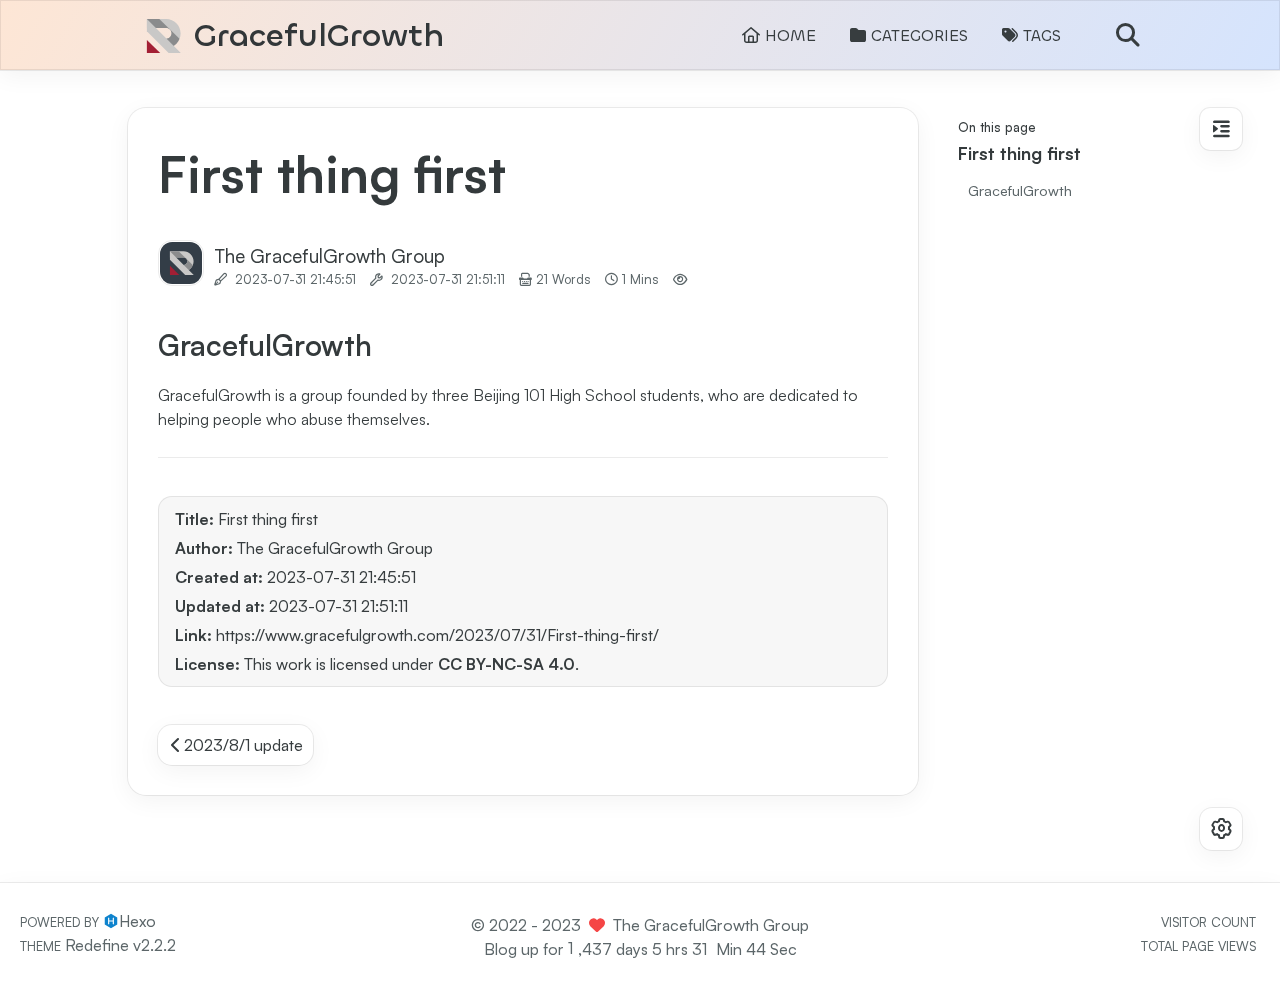
<file: 2023/07/31/First-thing-first/index.html>
<!DOCTYPE html>
<html lang="en">
<head>
    <meta charset="utf-8">
    <meta name="viewport" content="width=device-width, initial-scale=1">
    <meta name="keywords" content="Hexo Theme Redefine">
    
    <meta name="author" content="The GracefulGrowth Group">
    <!-- preconnect -->
    <link rel="preconnect" href="https://fonts.googleapis.com">
    <link rel="preconnect" href="https://fonts.gstatic.com" crossorigin>
    
    
    <!--- Seo Part-->
    
    <link rel="canonical" href="https://www.example.com/2023/07/31/first-thing-first/"/>
    <meta name="robots" content="index,follow">
    <meta name="googlebot" content="index,follow">
    <meta name="revisit-after" content="1 days">
    
        <meta name="description" content="GracefulGrowthGracefulGrowth is a group founded by three Beijing 101 High School students, who are dedicated to helping people who abuse themselves.">
<meta property="og:type" content="article">
<meta property="og:title" content="First thing first">
<meta property="og:url" content="https://www.example.com/2023/07/31/First-thing-first/index.html">
<meta property="og:site_name" content="Antimasochism Group">
<meta property="og:description" content="GracefulGrowthGracefulGrowth is a group founded by three Beijing 101 High School students, who are dedicated to helping people who abuse themselves.">
<meta property="og:locale" content="en_US">
<meta property="article:published_time" content="2023-07-31T13:45:51.000Z">
<meta property="article:modified_time" content="2023-07-31T13:51:11.567Z">
<meta property="article:author" content="Shoufeng Zhang &#x2F; Zheyu Ye &#x2F; Taowei Liu">
<meta name="twitter:card" content="summary">
    
    
    <!--- Icon Part-->
    <link rel="icon" type="image/png" href="/images/redefine-favicon.svg" sizes="192x192">
    <link rel="apple-touch-icon" sizes="180x180" href="/images/redefine-favicon.svg">
    <meta name="theme-color" content="#A31F34">
    <link rel="shortcut icon" href="/images/redefine-favicon.svg">
    <!--- Page Info-->
    
    <title>
        
            First thing first -
        
        GracefulGrowth
    </title>
    
<link rel="stylesheet" href="/css/style.css">

    
<link rel="stylesheet" href="/fonts/fonts.css">

    
<link rel="stylesheet" href="/fonts/Satoshi/satoshi.css">

    
<link rel="stylesheet" href="/fonts/Chillax/chillax.css">

    <!--- Font Part-->
    
        <link href="https://fonts.googleapis.com/css2?family=Noto+Sans+SC:wght@400;500;700&display=swap" rel="stylesheet">
    
    
    
    

    <!--- Inject Part-->
    
    <script id="hexo-configurations">
    let Global = window.Global || {};
    Global.hexo_config = {"hostname":"www.example.com","root":"/","language":"en","path":"search.xml"};
    Global.theme_config = {"articles":{"style":{"font_size":"16px","line_height":1.5,"image_border_radius":"14px","image_alignment":"center","image_caption":false,"link_icon":true},"word_count":{"enable":true,"count":true,"min2read":true},"author_label":{"enable":false,"auto":false,"list":[]},"code_block":{"copy":true,"style":"mac","font":{"enable":false,"family":null,"url":null}},"toc":{"enable":true,"max_depth":3,"number":false,"expand":true,"init_open":true},"copyright":true,"lazyload":true,"recommendation":{"enable":false,"title":"推荐阅读","limit":3,"mobile_limit":2,"placeholder":"/images/wallhaven-wqery6-light.webp","skip_dirs":[]}},"colors":{"primary":"#A31F34","secondary":null},"global":{"fonts":{"chinese":{"enable":false,"family":null,"url":null},"english":{"enable":false,"family":null,"url":null}},"content_max_width":"1000px","sidebar_width":"210px","hover":{"shadow":true,"scale":false},"scroll_progress":{"bar":true,"percentage":true},"busuanzi_counter":{"enable":true,"site_pv":true,"site_uv":true,"post_pv":true},"pjax":true,"open_graph":true,"google_analytics":{"enable":false,"id":null}},"home_banner":{"enable":true,"style":"fixed","image":{"light":"/images/wallhaven-wqery6-light.webp","dark":"/images/wallhaven-wqery6-dark.webp"},"title":"GracefulGrowth","subtitle":{"text":["Inspiring Resilience, Nurturing Growth, One Heart at a Time.","Together We Heal, Together We Thrive.","Hand in Hand."],"hitokoto":{"enable":false,"api":"https://v1.hitokoto.cn"},"typing_speed":100,"backing_speed":80,"starting_delay":500,"backing_delay":1500,"loop":true,"smart_backspace":true},"text_color":{"light":"#fff","dark":"#d1d1b6"},"text_style":{"title_size":"2.8rem","subtitle_size":"1.5rem","line_height":1.2},"custom_font":{"enable":true,"family":"Noto Sans SC","url":"https://fonts.googleapis.com/css2?family=Noto+Sans+SC:wght@400;500;700&display=swap"},"social_links":{"enable":true,"links":{"github":"https://github.com/GracefulGrowth","instagram":null,"zhihu":null,"twitter":null,"email":"zhangshoufeng1984@gmail.com"}}},"plugins":{"feed":{"enable":false},"aplayer":{"enable":false,"type":"fixed","audios":[{"name":null,"artist":null,"url":null,"cover":null}]},"mermaid":{"enable":false,"version":"9.3.0"}},"version":"2.2.2","navbar":{"auto_hide":true,"color":{"left":"#f78736","right":"#367df7","transparency":35},"links":{"Home":{"path":"/","icon":"fa-regular fa-house"},"Categories":{"icon":"fa-solid fa-folder","path":"/categories/"},"Tags":{"icon":"fa-solid fa-tags","path":"/tags/"}},"search":{"enable":true,"preload":true}},"page_templates":{"friends_column":2,"tags_style":"blur"},"home":{"sidebar":{"enable":true,"position":"left","first_item":"menu","announcement":null,"links":{"Categories":{"path":"/categories","icon":"fa-regular fa-folder"},"Tags":{"icon":"fa-solid fa-tags","path":"/tags/"}}},"article_date_format":"auto","categories":{"enable":true,"limit":3},"tags":{"enable":true,"limit":3}},"footerStart":"2022/8/17 11:45:14"};
    Global.language_ago = {"second":"%s seconds ago","minute":"%s minutes ago","hour":"%s hours ago","day":"%s days ago","week":"%s weeks ago","month":"%s months ago","year":"%s years ago"};
    Global.data_config = {"masonry":false};
  </script>
    
    <!--- Fontawesome Part-->
    
<link rel="stylesheet" href="/fontawesome/fontawesome.min.css">

    
<link rel="stylesheet" href="/fontawesome/brands.min.css">

    
<link rel="stylesheet" href="/fontawesome/solid.min.css">

    
<link rel="stylesheet" href="/fontawesome/regular.min.css">

    
    
    
    
<meta name="generator" content="Hexo 6.3.0"></head>


<body>
<div class="progress-bar-container">
    
        <span class="scroll-progress-bar"></span>
    

    
        <span class="pjax-progress-bar"></span>
        <span class="pjax-progress-icon">
            <i class="fa-solid fa-circle-notch fa-spin"></i>
        </span>
    
</div>


<main class="page-container">

    

    <div class="main-content-container">

        <div class="main-content-header">
            <header class="navbar-container">
    
    <div class="navbar-content">
        <div class="left">
            
                <a class="logo-image" href="/">
                    <img src="/images/redefine-logo.svg">
                </a>
            
            <a class="logo-title" href="/">
                
                GracefulGrowth
                
            </a>
        </div>

        <div class="right">
            <!-- PC -->
            <div class="desktop">
                <ul class="navbar-list">
                    
                        
                            <li class="navbar-item">
                                <!-- Menu -->
                                <a class="" 
                                    href="/"  >
                                    
                                        
                                            <i class="fa-regular fa-house"></i>
                                        
                                        HOME
                                    
                                </a>
                                <!-- Submenu -->
                                
                            </li>
                    
                        
                            <li class="navbar-item">
                                <!-- Menu -->
                                <a class="" 
                                    href="/categories/"  >
                                    
                                        
                                            <i class="fa-solid fa-folder"></i>
                                        
                                        CATEGORIES
                                    
                                </a>
                                <!-- Submenu -->
                                
                            </li>
                    
                        
                            <li class="navbar-item">
                                <!-- Menu -->
                                <a class="" 
                                    href="/tags/"  >
                                    
                                        
                                            <i class="fa-solid fa-tags"></i>
                                        
                                        TAGS
                                    
                                </a>
                                <!-- Submenu -->
                                
                            </li>
                    
                    
                        <li class="navbar-item search search-popup-trigger">
                            <i class="fa-solid fa-magnifying-glass"></i>
                        </li>
                    
                </ul>
            </div>
            <!-- Mobile -->
            <div class="mobile">
                
                    <div class="icon-item search search-popup-trigger"><i class="fa-solid fa-magnifying-glass"></i></div>
                
                <div class="icon-item navbar-bar">
                    <div class="navbar-bar-middle"></div>
                </div>
            </div>
        </div>
    </div>

    <!-- Mobile drawer -->
    <div class="navbar-drawer">
        <ul class="drawer-navbar-list">
            
                
                    <li class="drawer-navbar-item flex-center">
                        <a class="" 
                        href="/"  >
                             
                                
                                    <i class="fa-regular fa-house"></i>
                                
                                HOME
                            
                        </a>
                    </li>
                    <!-- Submenu -->
                    
            
                
                    <li class="drawer-navbar-item flex-center">
                        <a class="" 
                        href="/categories/"  >
                             
                                
                                    <i class="fa-solid fa-folder"></i>
                                
                                CATEGORIES
                            
                        </a>
                    </li>
                    <!-- Submenu -->
                    
            
                
                    <li class="drawer-navbar-item flex-center">
                        <a class="" 
                        href="/tags/"  >
                             
                                
                                    <i class="fa-solid fa-tags"></i>
                                
                                TAGS
                            
                        </a>
                    </li>
                    <!-- Submenu -->
                    
            

        </ul>
    </div>

    <div class="window-mask"></div>

</header>


        </div>

        <div class="main-content-body">

            

            <div class="main-content">

                
                    <div class="fade-in-down-animation">
    <div class="post-page-container">
        <div class="article-content-container">

            <div class="article-title">
                
                  <h1 class="article-title-regular">First thing first</h1>
                
              </div>
              
                     
            
            
                <div class="article-header">
                    <div class="avatar">
                        <img src="/images/redefine-avatar.svg">
                    </div>
                    <div class="info">
                        <div class="author">
                            <span class="name">The GracefulGrowth Group</span>
                            
                        </div>
                        <div class="meta-info">
                            <div class="article-meta-info">
    <span class="article-date article-meta-item">
        <i class="fa-regular fa-pen-fancy"></i>&nbsp;
        <span class="desktop">2023-07-31 21:45:51</span>
        <span class="mobile">2023-07-31 21:45:51</span>
        <span class="hover-info">Created</span>
    </span>
    
        <span class="article-date article-meta-item">
            <i class="fa-regular fa-wrench"></i>&nbsp;
            <span class="desktop">2023-07-31 21:51:11</span>
            <span class="mobile">2023-07-31 21:51:11</span>
            <span class="hover-info">Updated</span>
        </span>
    

    
    

    
    
        <span class="article-wordcount article-meta-item">
            <i class="fa-regular fa-typewriter"></i>&nbsp;<span>21 Words</span>
        </span>
    
    
        <span class="article-min2read article-meta-item">
            <i class="fa-regular fa-clock"></i>&nbsp;<span>1 Mins</span>
        </span>
    
    
        <span class="article-pv article-meta-item">
            <i class="fa-regular fa-eye"></i>&nbsp;<span id="busuanzi_value_page_pv"></span>
        </span>
    
</div>

                        </div>
                    </div>
                </div>
            

            <div class="article-content markdown-body">
                <h3 id="GracefulGrowth"><a href="#GracefulGrowth" class="headerlink" title="GracefulGrowth"></a>GracefulGrowth</h3><p>GracefulGrowth is a group founded by three Beijing 101 High School students, who are dedicated to helping people who abuse themselves.</p>

            </div>

            
                <div class="post-copyright-info">
                    <div class="article-copyright-info-container">
    <ul>
        <li><strong>Title:</strong> First thing first</li>
        <li><strong>Author:</strong> The GracefulGrowth Group</li>
        <li><strong>Created at:</strong> 2023-07-31 21:45:51</li>
        
            <li>
                <strong>Updated at:</strong> 2023-07-31 21:51:11
            </li>
        
        <li>
            <strong>Link:</strong> https://www.gracefulgrowth.com/2023/07/31/First-thing-first/
        </li>
        <li>
            <strong>License:</strong> This work is licensed under <a class="license" target="_blank" rel="noopener" href="https://creativecommons.org/licenses/by-nc-sa/4.0/deed.zh">CC BY-NC-SA 4.0</a>.
        </li>
    </ul>
</div>

                </div>
            

            

            

            
                <div class="article-nav">
                    
                        <div class="article-prev">
                            <a class="prev"
                            rel="prev"
                            href="/2023/08/01/2023-8-1-update/"
                            >
                                <span class="left arrow-icon flex-center">
                                    <i class="fa-solid fa-chevron-left"></i>
                                </span>
                                <span class="title flex-center">
                                    <span class="post-nav-title-item">2023/8/1 update</span>
                                    <span class="post-nav-item">Prev posts</span>
                                </span>
                            </a>
                        </div>
                    
                    
                </div>
            


            
        </div>

        
            <div class="toc-content-container">
                <div class="post-toc-wrap">
    <div class="post-toc">
        <div class="toc-title">On this page</div>
        <div class="page-title">First thing first</div>
        <ol class="nav"><li class="nav-item nav-level-3"><a class="nav-link" href="#GracefulGrowth"><span class="nav-text">GracefulGrowth</span></a></li></ol>

    </div>
</div>
            </div>
        
    </div>
</div>


                

            </div>
            
            

        </div>

        <div class="main-content-footer">
            <footer class="footer">
    <div class="info-container">
        <div class="copyright-info">
            &copy;
            
              <span>2022</span>
              -
            
            2023&nbsp;&nbsp;<i class="fa-solid fa-heart fa-beat" style="--fa-animation-duration: 0.5s; color: #f54545"></i>&nbsp;&nbsp;<a href="/">The GracefulGrowth Group</a>
        </div>
        
            <script async data-pjax src="//busuanzi.ibruce.info/busuanzi/2.3/busuanzi.pure.mini.js"></script>
            <div class="website-count info-item">
                
                    <span id="busuanzi_container_site_uv" class="busuanzi_container_site_uv">
                        VISITOR COUNT&nbsp;<span id="busuanzi_value_site_uv" class="busuanzi_value_site_uv"></span>
                    </span>
                
                
                    <span id="busuanzi_container_site_pv" class="busuanzi_container_site_pv">
                        TOTAL PAGE VIEWS&nbsp;<span id="busuanzi_value_site_pv" class="busuanzi_value_site_pv"></span>
                    </span>
                
            </div>
        
        <div class="theme-info info-item">
            <span class="powered-by-container">POWERED BY <?xml version="1.0" encoding="utf-8"?><!DOCTYPE svg PUBLIC "-//W3C//DTD SVG 1.1//EN" "http://www.w3.org/Graphics/SVG/1.1/DTD/svg11.dtd"><svg version="1.1" id="圖層_1" xmlns="http://www.w3.org/2000/svg" xmlns:xlink="http://www.w3.org/1999/xlink" x="0px" y="0px" width="1rem" height="1rem" viewBox="0 0 512 512" enable-background="new 0 0 512 512" xml:space="preserve"><path fill="#0E83CD" d="M256.4,25.8l-200,115.5L56,371.5l199.6,114.7l200-115.5l0.4-230.2L256.4,25.8z M349,354.6l-18.4,10.7l-18.6-11V275H200v79.6l-18.4,10.7l-18.6-11v-197l18.5-10.6l18.5,10.8V237h112v-79.6l18.5-10.6l18.5,10.8V354.6z"/></svg><a target="_blank" href="https://hexo.io">Hexo</a></span>
                <br>
            <span class="theme-version-container">THEME&nbsp;<a class="theme-version" target="_blank" href="https://github.com/EvanNotFound/hexo-theme-redefine">Redefine v2.2.2</a>
        </div>
        
        
        
            <div>
                Blog up for <span class="odometer" id="runtime_days" ></span> days <span class="odometer" id="runtime_hours"></span> hrs <span class="odometer" id="runtime_minutes"></span> Min <span class="odometer" id="runtime_seconds"></span> Sec
            </div>
        
        
        
            <script async data-pjax>
                try {
                    function odometer_init() {
                    const elements = document.querySelectorAll('.odometer');
                    elements.forEach(el => {
                        new Odometer({
                            el,
                            format: '( ddd).dd',
                            duration: 200
                        });
                    });
                    }
                    odometer_init();
                } catch (error) {}
            </script>
        
        
        
    </div>  
</footer>
        </div>
    </div>

    
        <div class="post-tools">
            <div class="post-tools-container">
    <ul class="article-tools-list">
        <!-- TOC aside toggle -->
        
            <li class="right-bottom-tools page-aside-toggle">
                <i class="fa-regular fa-outdent"></i>
            </li>
        

        <!-- go comment -->
        
    </ul>
</div>

        </div>
    

    <div class="right-side-tools-container">
        <div class="side-tools-container">
    <ul class="hidden-tools-list">
        <li class="right-bottom-tools tool-font-adjust-plus flex-center">
            <i class="fa-regular fa-magnifying-glass-plus"></i>
        </li>

        <li class="right-bottom-tools tool-font-adjust-minus flex-center">
            <i class="fa-regular fa-magnifying-glass-minus"></i>
        </li>

        <li class="right-bottom-tools tool-expand-width flex-center">
            <i class="fa-regular fa-expand"></i>
        </li>

        <li class="right-bottom-tools tool-dark-light-toggle flex-center">
            <i class="fa-regular fa-moon"></i>
        </li>

        <!-- rss -->
        

        

        <li class="right-bottom-tools tool-scroll-to-bottom flex-center">
            <i class="fa-regular fa-arrow-down"></i>
        </li>
    </ul>

    <ul class="visible-tools-list">
        <li class="right-bottom-tools toggle-tools-list flex-center">
            <i class="fa-regular fa-cog fa-spin"></i>
        </li>
        
            <li class="right-bottom-tools tool-scroll-to-top flex-center">
                <i class="arrow-up fas fa-arrow-up"></i>
                <span class="percent"></span>
            </li>
        
        
    </ul>
</div>

    </div>

    <div class="image-viewer-container">
    <img src="">
</div>


    
        <div class="search-pop-overlay">
    <div class="popup search-popup">
        <div class="search-header">
          <span class="search-input-field-pre">
            <i class="fa-solid fa-keyboard"></i>
          </span>
            <div class="search-input-container">
                <input autocomplete="off"
                       autocorrect="off"
                       autocapitalize="off"
                       placeholder="Search..."
                       spellcheck="false"
                       type="search"
                       class="search-input"
                >
            </div>
            <span class="popup-btn-close">
                <i class="fa-solid fa-times"></i>
            </span>
        </div>
        <div id="search-result">
            <div id="no-result">
                <i class="fa-solid fa-spinner fa-spin-pulse fa-5x fa-fw"></i>
            </div>
        </div>
    </div>
</div>

    


</main>




<script src="/js/utils.js"></script>

<script src="/js/main.js"></script>

<script src="/js/layouts/navbarShrink.js"></script>

<script src="/js/tools/scrollTopBottom.js"></script>

<script src="/js/tools/lightDarkSwitch.js"></script>



    
<script src="/js/tools/localSearch.js"></script>




    
<script src="/js/tools/codeBlock.js"></script>




    
<script src="/js/layouts/lazyload.js"></script>




    
<script src="/js/tools/runtime.js"></script>

    
<script src="/js/libs/odometer.min.js"></script>

    
<link rel="stylesheet" href="/assets/odometer-theme-minimal.css">




  
<script src="/js/libs/Typed.min.js"></script>

  
<script src="/js/plugins/typed.js"></script>







<div class="post-scripts pjax">
    
        
<script src="/js/tools/tocToggle.js"></script>

<script src="/js/libs/anime.min.js"></script>

<script src="/js/layouts/toc.js"></script>

<script src="/js/plugins/tabs.js"></script>

    
</div>


    
<script src="/js/libs/pjax.min.js"></script>

<script>
    window.addEventListener('DOMContentLoaded', () => {
        window.pjax = new Pjax({
            selectors: [
                'head title',
                '.page-container',
                '.pjax',
            ],
            history: true,
            debug: false,
            cacheBust: false,
            timeout: 0,
            analytics: false,
            currentUrlFullReload: false,
            scrollRestoration: false,
            // scrollTo: true,
        });

        document.addEventListener('pjax:send', () => {
            Global.utils.pjaxProgressBarStart();
        });

        document.addEventListener('pjax:complete', () => {
            Global.utils.pjaxProgressBarEnd();
            window.pjax.executeScripts(document.querySelectorAll('script[data-pjax], .pjax script'));
            Global.refresh();
        });
    });
</script>




</body>
</html>
</file>
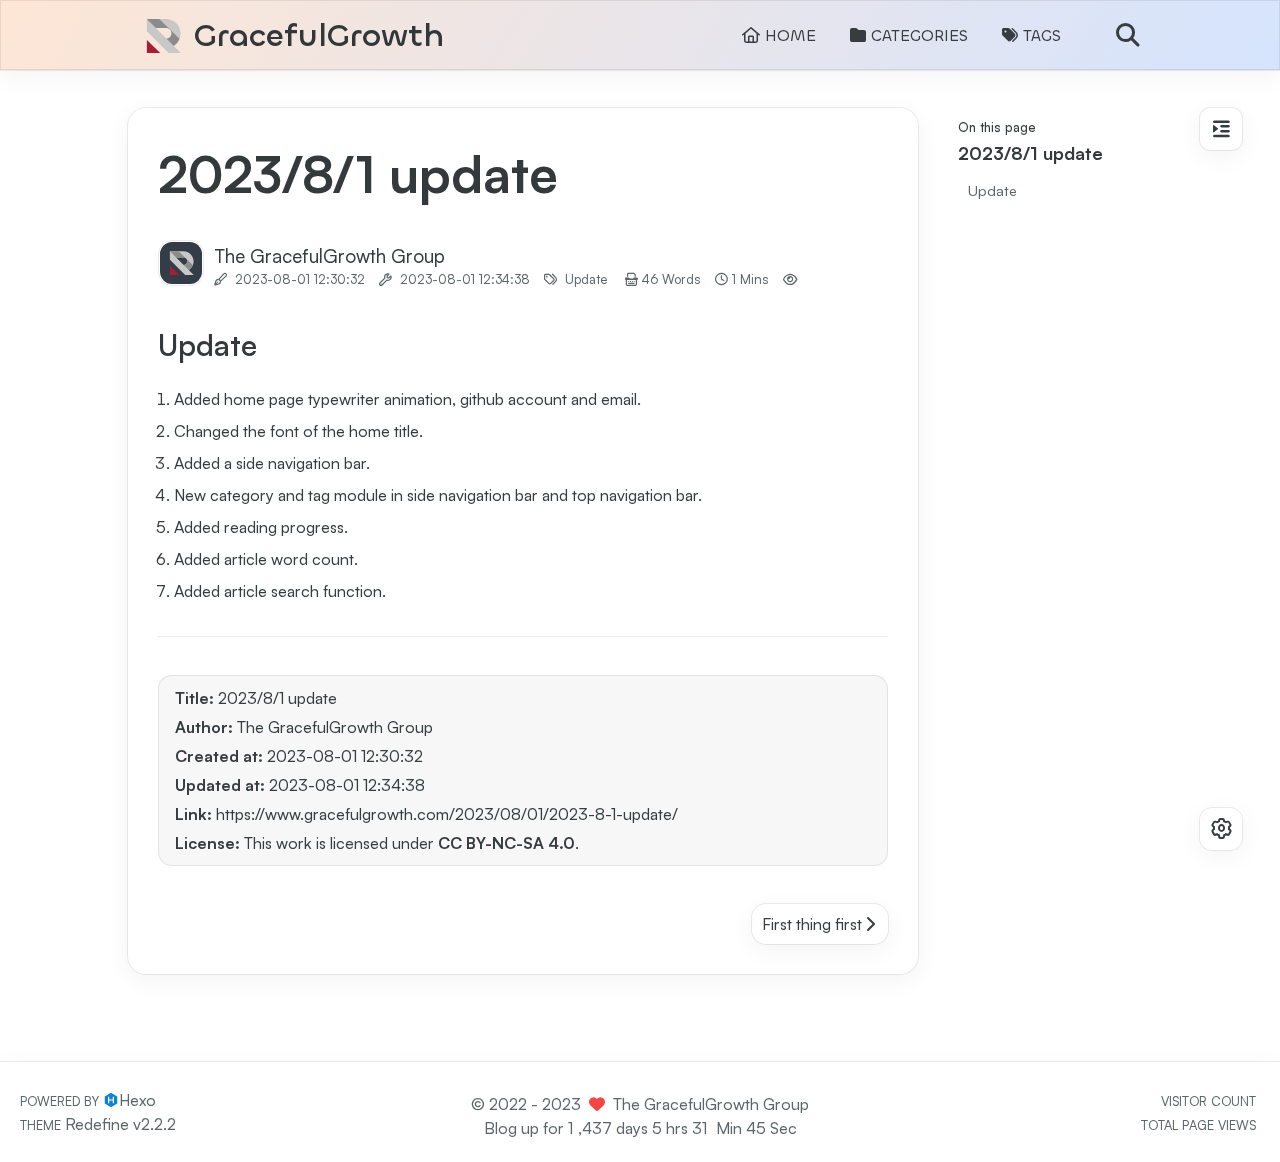
<file: 2023/08/01/2023-8-1-update/index.html>
<!DOCTYPE html>
<html lang="en">
<head>
    <meta charset="utf-8">
    <meta name="viewport" content="width=device-width, initial-scale=1">
    <meta name="keywords" content="Hexo Theme Redefine">
    
    <meta name="author" content="The GracefulGrowth Group">
    <!-- preconnect -->
    <link rel="preconnect" href="https://fonts.googleapis.com">
    <link rel="preconnect" href="https://fonts.gstatic.com" crossorigin>
    
    
    <!--- Seo Part-->
    
    <link rel="canonical" href="https://www.example.com/2023/08/01/2023-8-1-update/"/>
    <meta name="robots" content="index,follow">
    <meta name="googlebot" content="index,follow">
    <meta name="revisit-after" content="1 days">
    
        <meta name="description" content="Update Added home page typewriter animation, github account and email.  Changed the font of the home title.  Added a side navigation bar.  New category and tag module in side navigation bar and top na">
<meta property="og:type" content="article">
<meta property="og:title" content="2023&#x2F;8&#x2F;1 update">
<meta property="og:url" content="https://www.example.com/2023/08/01/2023-8-1-update/index.html">
<meta property="og:site_name" content="Antimasochism Group">
<meta property="og:description" content="Update Added home page typewriter animation, github account and email.  Changed the font of the home title.  Added a side navigation bar.  New category and tag module in side navigation bar and top na">
<meta property="og:locale" content="en_US">
<meta property="article:published_time" content="2023-08-01T04:30:32.000Z">
<meta property="article:modified_time" content="2023-08-01T04:34:38.685Z">
<meta property="article:author" content="Shoufeng Zhang &#x2F; Zheyu Ye &#x2F; Taowei Liu">
<meta property="article:tag" content="Update">
<meta name="twitter:card" content="summary">
    
    
    <!--- Icon Part-->
    <link rel="icon" type="image/png" href="/images/redefine-favicon.svg" sizes="192x192">
    <link rel="apple-touch-icon" sizes="180x180" href="/images/redefine-favicon.svg">
    <meta name="theme-color" content="#A31F34">
    <link rel="shortcut icon" href="/images/redefine-favicon.svg">
    <!--- Page Info-->
    
    <title>
        
            2023/8/1 update -
        
        GracefulGrowth
    </title>
    
<link rel="stylesheet" href="/css/style.css">

    
<link rel="stylesheet" href="/fonts/fonts.css">

    
<link rel="stylesheet" href="/fonts/Satoshi/satoshi.css">

    
<link rel="stylesheet" href="/fonts/Chillax/chillax.css">

    <!--- Font Part-->
    
        <link href="https://fonts.googleapis.com/css2?family=Noto+Sans+SC:wght@400;500;700&display=swap" rel="stylesheet">
    
    
    
    

    <!--- Inject Part-->
    
    <script id="hexo-configurations">
    let Global = window.Global || {};
    Global.hexo_config = {"hostname":"www.example.com","root":"/","language":"en","path":"search.xml"};
    Global.theme_config = {"articles":{"style":{"font_size":"16px","line_height":1.5,"image_border_radius":"14px","image_alignment":"center","image_caption":false,"link_icon":true},"word_count":{"enable":true,"count":true,"min2read":true},"author_label":{"enable":false,"auto":false,"list":[]},"code_block":{"copy":true,"style":"mac","font":{"enable":false,"family":null,"url":null}},"toc":{"enable":true,"max_depth":3,"number":false,"expand":true,"init_open":true},"copyright":true,"lazyload":true,"recommendation":{"enable":false,"title":"推荐阅读","limit":3,"mobile_limit":2,"placeholder":"/images/wallhaven-wqery6-light.webp","skip_dirs":[]}},"colors":{"primary":"#A31F34","secondary":null},"global":{"fonts":{"chinese":{"enable":false,"family":null,"url":null},"english":{"enable":false,"family":null,"url":null}},"content_max_width":"1000px","sidebar_width":"210px","hover":{"shadow":true,"scale":false},"scroll_progress":{"bar":true,"percentage":true},"busuanzi_counter":{"enable":true,"site_pv":true,"site_uv":true,"post_pv":true},"pjax":true,"open_graph":true,"google_analytics":{"enable":false,"id":null}},"home_banner":{"enable":true,"style":"fixed","image":{"light":"/images/wallhaven-wqery6-light.webp","dark":"/images/wallhaven-wqery6-dark.webp"},"title":"GracefulGrowth","subtitle":{"text":["Inspiring Resilience, Nurturing Growth, One Heart at a Time.","Together We Heal, Together We Thrive.","Hand in Hand."],"hitokoto":{"enable":false,"api":"https://v1.hitokoto.cn"},"typing_speed":100,"backing_speed":80,"starting_delay":500,"backing_delay":1500,"loop":true,"smart_backspace":true},"text_color":{"light":"#fff","dark":"#d1d1b6"},"text_style":{"title_size":"2.8rem","subtitle_size":"1.5rem","line_height":1.2},"custom_font":{"enable":true,"family":"Noto Sans SC","url":"https://fonts.googleapis.com/css2?family=Noto+Sans+SC:wght@400;500;700&display=swap"},"social_links":{"enable":true,"links":{"github":"https://github.com/GracefulGrowth","instagram":null,"zhihu":null,"twitter":null,"email":"zhangshoufeng1984@gmail.com"}}},"plugins":{"feed":{"enable":false},"aplayer":{"enable":false,"type":"fixed","audios":[{"name":null,"artist":null,"url":null,"cover":null}]},"mermaid":{"enable":false,"version":"9.3.0"}},"version":"2.2.2","navbar":{"auto_hide":true,"color":{"left":"#f78736","right":"#367df7","transparency":35},"links":{"Home":{"path":"/","icon":"fa-regular fa-house"},"Categories":{"icon":"fa-solid fa-folder","path":"/categories/"},"Tags":{"icon":"fa-solid fa-tags","path":"/tags/"}},"search":{"enable":true,"preload":true}},"page_templates":{"friends_column":2,"tags_style":"blur"},"home":{"sidebar":{"enable":true,"position":"left","first_item":"menu","announcement":null,"links":{"Categories":{"path":"/categories","icon":"fa-regular fa-folder"},"Tags":{"icon":"fa-solid fa-tags","path":"/tags/"}}},"article_date_format":"auto","categories":{"enable":true,"limit":3},"tags":{"enable":true,"limit":3}},"footerStart":"2022/8/17 11:45:14"};
    Global.language_ago = {"second":"%s seconds ago","minute":"%s minutes ago","hour":"%s hours ago","day":"%s days ago","week":"%s weeks ago","month":"%s months ago","year":"%s years ago"};
    Global.data_config = {"masonry":false};
  </script>
    
    <!--- Fontawesome Part-->
    
<link rel="stylesheet" href="/fontawesome/fontawesome.min.css">

    
<link rel="stylesheet" href="/fontawesome/brands.min.css">

    
<link rel="stylesheet" href="/fontawesome/solid.min.css">

    
<link rel="stylesheet" href="/fontawesome/regular.min.css">

    
    
    
    
<meta name="generator" content="Hexo 6.3.0"></head>


<body>
<div class="progress-bar-container">
    
        <span class="scroll-progress-bar"></span>
    

    
        <span class="pjax-progress-bar"></span>
        <span class="pjax-progress-icon">
            <i class="fa-solid fa-circle-notch fa-spin"></i>
        </span>
    
</div>


<main class="page-container">

    

    <div class="main-content-container">

        <div class="main-content-header">
            <header class="navbar-container">
    
    <div class="navbar-content">
        <div class="left">
            
                <a class="logo-image" href="/">
                    <img src="/images/redefine-logo.svg">
                </a>
            
            <a class="logo-title" href="/">
                
                GracefulGrowth
                
            </a>
        </div>

        <div class="right">
            <!-- PC -->
            <div class="desktop">
                <ul class="navbar-list">
                    
                        
                            <li class="navbar-item">
                                <!-- Menu -->
                                <a class="" 
                                    href="/"  >
                                    
                                        
                                            <i class="fa-regular fa-house"></i>
                                        
                                        HOME
                                    
                                </a>
                                <!-- Submenu -->
                                
                            </li>
                    
                        
                            <li class="navbar-item">
                                <!-- Menu -->
                                <a class="" 
                                    href="/categories/"  >
                                    
                                        
                                            <i class="fa-solid fa-folder"></i>
                                        
                                        CATEGORIES
                                    
                                </a>
                                <!-- Submenu -->
                                
                            </li>
                    
                        
                            <li class="navbar-item">
                                <!-- Menu -->
                                <a class="" 
                                    href="/tags/"  >
                                    
                                        
                                            <i class="fa-solid fa-tags"></i>
                                        
                                        TAGS
                                    
                                </a>
                                <!-- Submenu -->
                                
                            </li>
                    
                    
                        <li class="navbar-item search search-popup-trigger">
                            <i class="fa-solid fa-magnifying-glass"></i>
                        </li>
                    
                </ul>
            </div>
            <!-- Mobile -->
            <div class="mobile">
                
                    <div class="icon-item search search-popup-trigger"><i class="fa-solid fa-magnifying-glass"></i></div>
                
                <div class="icon-item navbar-bar">
                    <div class="navbar-bar-middle"></div>
                </div>
            </div>
        </div>
    </div>

    <!-- Mobile drawer -->
    <div class="navbar-drawer">
        <ul class="drawer-navbar-list">
            
                
                    <li class="drawer-navbar-item flex-center">
                        <a class="" 
                        href="/"  >
                             
                                
                                    <i class="fa-regular fa-house"></i>
                                
                                HOME
                            
                        </a>
                    </li>
                    <!-- Submenu -->
                    
            
                
                    <li class="drawer-navbar-item flex-center">
                        <a class="" 
                        href="/categories/"  >
                             
                                
                                    <i class="fa-solid fa-folder"></i>
                                
                                CATEGORIES
                            
                        </a>
                    </li>
                    <!-- Submenu -->
                    
            
                
                    <li class="drawer-navbar-item flex-center">
                        <a class="" 
                        href="/tags/"  >
                             
                                
                                    <i class="fa-solid fa-tags"></i>
                                
                                TAGS
                            
                        </a>
                    </li>
                    <!-- Submenu -->
                    
            

        </ul>
    </div>

    <div class="window-mask"></div>

</header>


        </div>

        <div class="main-content-body">

            

            <div class="main-content">

                
                    <div class="fade-in-down-animation">
    <div class="post-page-container">
        <div class="article-content-container">

            <div class="article-title">
                
                  <h1 class="article-title-regular">2023/8/1 update</h1>
                
              </div>
              
                     
            
            
                <div class="article-header">
                    <div class="avatar">
                        <img src="/images/redefine-avatar.svg">
                    </div>
                    <div class="info">
                        <div class="author">
                            <span class="name">The GracefulGrowth Group</span>
                            
                        </div>
                        <div class="meta-info">
                            <div class="article-meta-info">
    <span class="article-date article-meta-item">
        <i class="fa-regular fa-pen-fancy"></i>&nbsp;
        <span class="desktop">2023-08-01 12:30:32</span>
        <span class="mobile">2023-08-01 12:30:32</span>
        <span class="hover-info">Created</span>
    </span>
    
        <span class="article-date article-meta-item">
            <i class="fa-regular fa-wrench"></i>&nbsp;
            <span class="desktop">2023-08-01 12:34:38</span>
            <span class="mobile">2023-08-01 12:34:38</span>
            <span class="hover-info">Updated</span>
        </span>
    

    
    
        <span class="article-tags article-meta-item">
            <i class="fa-regular fa-tags"></i>&nbsp;
            <ul>
                
                    <li>
                        <a href="/tags/Update/">Update</a>&nbsp;
                    </li>
                
            </ul>
        </span>
    

    
    
        <span class="article-wordcount article-meta-item">
            <i class="fa-regular fa-typewriter"></i>&nbsp;<span>46 Words</span>
        </span>
    
    
        <span class="article-min2read article-meta-item">
            <i class="fa-regular fa-clock"></i>&nbsp;<span>1 Mins</span>
        </span>
    
    
        <span class="article-pv article-meta-item">
            <i class="fa-regular fa-eye"></i>&nbsp;<span id="busuanzi_value_page_pv"></span>
        </span>
    
</div>

                        </div>
                    </div>
                </div>
            

            <div class="article-content markdown-body">
                <h3 id="Update"><a href="#Update" class="headerlink" title="Update"></a>Update</h3><ol>
<li>Added home page typewriter animation, github account and email. </li>
<li>Changed the font of the home title. </li>
<li>Added a side navigation bar. </li>
<li>New category and tag module in side navigation bar and top navigation bar. </li>
<li>Added reading progress. </li>
<li>Added article word count. </li>
<li>Added article search function.</li>
</ol>

            </div>

            
                <div class="post-copyright-info">
                    <div class="article-copyright-info-container">
    <ul>
        <li><strong>Title:</strong> 2023/8/1 update</li>
        <li><strong>Author:</strong> The GracefulGrowth Group</li>
        <li><strong>Created at:</strong> 2023-08-01 12:30:32</li>
        
            <li>
                <strong>Updated at:</strong> 2023-08-01 12:34:38
            </li>
        
        <li>
            <strong>Link:</strong> https://www.gracefulgrowth.com/2023/08/01/2023-8-1-update/
        </li>
        <li>
            <strong>License:</strong> This work is licensed under <a class="license" target="_blank" rel="noopener" href="https://creativecommons.org/licenses/by-nc-sa/4.0/deed.zh">CC BY-NC-SA 4.0</a>.
        </li>
    </ul>
</div>

                </div>
            

            
                <ul class="post-tags-box">
                    
                        <li class="tag-item">
                            <a href="/tags/Update/">#Update</a>&nbsp;
                        </li>
                    
                </ul>
            

            

            
                <div class="article-nav">
                    
                    
                        <div class="article-next">
                            <a class="next"
                            rel="next"
                            href="/2023/07/31/First-thing-first/"
                            >
                                <span class="title flex-center">
                                    <span class="post-nav-title-item">First thing first</span>
                                    <span class="post-nav-item">Next posts</span>
                                </span>
                                <span class="right arrow-icon flex-center">
                                    <i class="fa-solid fa-chevron-right"></i>
                                </span>
                            </a>
                        </div>
                    
                </div>
            


            
        </div>

        
            <div class="toc-content-container">
                <div class="post-toc-wrap">
    <div class="post-toc">
        <div class="toc-title">On this page</div>
        <div class="page-title">2023/8/1 update</div>
        <ol class="nav"><li class="nav-item nav-level-3"><a class="nav-link" href="#Update"><span class="nav-text">Update</span></a></li></ol>

    </div>
</div>
            </div>
        
    </div>
</div>


                

            </div>
            
            

        </div>

        <div class="main-content-footer">
            <footer class="footer">
    <div class="info-container">
        <div class="copyright-info">
            &copy;
            
              <span>2022</span>
              -
            
            2023&nbsp;&nbsp;<i class="fa-solid fa-heart fa-beat" style="--fa-animation-duration: 0.5s; color: #f54545"></i>&nbsp;&nbsp;<a href="/">The GracefulGrowth Group</a>
        </div>
        
            <script async data-pjax src="//busuanzi.ibruce.info/busuanzi/2.3/busuanzi.pure.mini.js"></script>
            <div class="website-count info-item">
                
                    <span id="busuanzi_container_site_uv" class="busuanzi_container_site_uv">
                        VISITOR COUNT&nbsp;<span id="busuanzi_value_site_uv" class="busuanzi_value_site_uv"></span>
                    </span>
                
                
                    <span id="busuanzi_container_site_pv" class="busuanzi_container_site_pv">
                        TOTAL PAGE VIEWS&nbsp;<span id="busuanzi_value_site_pv" class="busuanzi_value_site_pv"></span>
                    </span>
                
            </div>
        
        <div class="theme-info info-item">
            <span class="powered-by-container">POWERED BY <?xml version="1.0" encoding="utf-8"?><!DOCTYPE svg PUBLIC "-//W3C//DTD SVG 1.1//EN" "http://www.w3.org/Graphics/SVG/1.1/DTD/svg11.dtd"><svg version="1.1" id="圖層_1" xmlns="http://www.w3.org/2000/svg" xmlns:xlink="http://www.w3.org/1999/xlink" x="0px" y="0px" width="1rem" height="1rem" viewBox="0 0 512 512" enable-background="new 0 0 512 512" xml:space="preserve"><path fill="#0E83CD" d="M256.4,25.8l-200,115.5L56,371.5l199.6,114.7l200-115.5l0.4-230.2L256.4,25.8z M349,354.6l-18.4,10.7l-18.6-11V275H200v79.6l-18.4,10.7l-18.6-11v-197l18.5-10.6l18.5,10.8V237h112v-79.6l18.5-10.6l18.5,10.8V354.6z"/></svg><a target="_blank" href="https://hexo.io">Hexo</a></span>
                <br>
            <span class="theme-version-container">THEME&nbsp;<a class="theme-version" target="_blank" href="https://github.com/EvanNotFound/hexo-theme-redefine">Redefine v2.2.2</a>
        </div>
        
        
        
            <div>
                Blog up for <span class="odometer" id="runtime_days" ></span> days <span class="odometer" id="runtime_hours"></span> hrs <span class="odometer" id="runtime_minutes"></span> Min <span class="odometer" id="runtime_seconds"></span> Sec
            </div>
        
        
        
            <script async data-pjax>
                try {
                    function odometer_init() {
                    const elements = document.querySelectorAll('.odometer');
                    elements.forEach(el => {
                        new Odometer({
                            el,
                            format: '( ddd).dd',
                            duration: 200
                        });
                    });
                    }
                    odometer_init();
                } catch (error) {}
            </script>
        
        
        
    </div>  
</footer>
        </div>
    </div>

    
        <div class="post-tools">
            <div class="post-tools-container">
    <ul class="article-tools-list">
        <!-- TOC aside toggle -->
        
            <li class="right-bottom-tools page-aside-toggle">
                <i class="fa-regular fa-outdent"></i>
            </li>
        

        <!-- go comment -->
        
    </ul>
</div>

        </div>
    

    <div class="right-side-tools-container">
        <div class="side-tools-container">
    <ul class="hidden-tools-list">
        <li class="right-bottom-tools tool-font-adjust-plus flex-center">
            <i class="fa-regular fa-magnifying-glass-plus"></i>
        </li>

        <li class="right-bottom-tools tool-font-adjust-minus flex-center">
            <i class="fa-regular fa-magnifying-glass-minus"></i>
        </li>

        <li class="right-bottom-tools tool-expand-width flex-center">
            <i class="fa-regular fa-expand"></i>
        </li>

        <li class="right-bottom-tools tool-dark-light-toggle flex-center">
            <i class="fa-regular fa-moon"></i>
        </li>

        <!-- rss -->
        

        

        <li class="right-bottom-tools tool-scroll-to-bottom flex-center">
            <i class="fa-regular fa-arrow-down"></i>
        </li>
    </ul>

    <ul class="visible-tools-list">
        <li class="right-bottom-tools toggle-tools-list flex-center">
            <i class="fa-regular fa-cog fa-spin"></i>
        </li>
        
            <li class="right-bottom-tools tool-scroll-to-top flex-center">
                <i class="arrow-up fas fa-arrow-up"></i>
                <span class="percent"></span>
            </li>
        
        
    </ul>
</div>

    </div>

    <div class="image-viewer-container">
    <img src="">
</div>


    
        <div class="search-pop-overlay">
    <div class="popup search-popup">
        <div class="search-header">
          <span class="search-input-field-pre">
            <i class="fa-solid fa-keyboard"></i>
          </span>
            <div class="search-input-container">
                <input autocomplete="off"
                       autocorrect="off"
                       autocapitalize="off"
                       placeholder="Search..."
                       spellcheck="false"
                       type="search"
                       class="search-input"
                >
            </div>
            <span class="popup-btn-close">
                <i class="fa-solid fa-times"></i>
            </span>
        </div>
        <div id="search-result">
            <div id="no-result">
                <i class="fa-solid fa-spinner fa-spin-pulse fa-5x fa-fw"></i>
            </div>
        </div>
    </div>
</div>

    


</main>




<script src="/js/utils.js"></script>

<script src="/js/main.js"></script>

<script src="/js/layouts/navbarShrink.js"></script>

<script src="/js/tools/scrollTopBottom.js"></script>

<script src="/js/tools/lightDarkSwitch.js"></script>



    
<script src="/js/tools/localSearch.js"></script>




    
<script src="/js/tools/codeBlock.js"></script>




    
<script src="/js/layouts/lazyload.js"></script>




    
<script src="/js/tools/runtime.js"></script>

    
<script src="/js/libs/odometer.min.js"></script>

    
<link rel="stylesheet" href="/assets/odometer-theme-minimal.css">




  
<script src="/js/libs/Typed.min.js"></script>

  
<script src="/js/plugins/typed.js"></script>







<div class="post-scripts pjax">
    
        
<script src="/js/tools/tocToggle.js"></script>

<script src="/js/libs/anime.min.js"></script>

<script src="/js/layouts/toc.js"></script>

<script src="/js/plugins/tabs.js"></script>

    
</div>


    
<script src="/js/libs/pjax.min.js"></script>

<script>
    window.addEventListener('DOMContentLoaded', () => {
        window.pjax = new Pjax({
            selectors: [
                'head title',
                '.page-container',
                '.pjax',
            ],
            history: true,
            debug: false,
            cacheBust: false,
            timeout: 0,
            analytics: false,
            currentUrlFullReload: false,
            scrollRestoration: false,
            // scrollTo: true,
        });

        document.addEventListener('pjax:send', () => {
            Global.utils.pjaxProgressBarStart();
        });

        document.addEventListener('pjax:complete', () => {
            Global.utils.pjaxProgressBarEnd();
            window.pjax.executeScripts(document.querySelectorAll('script[data-pjax], .pjax script'));
            Global.refresh();
        });
    });
</script>




</body>
</html>
</file>
<file: css/style.css>
.fade-in-down-animation {
  animation-fill-mode: both;
  animation-duration: 1s;
  animation-name: fade-in-down;
  will-change: transform;
}
.title-hover-animation {
  display: inline-block;
  position: relative;
  border-bottom: none;
  line-height: 1.3;
  vertical-align: top;
  color: var(--second-text-color);
}
.title-hover-animation::before {
  content: '';
  position: absolute;
  width: 100%;
  height: 2px;
  bottom: -4px;
  left: 0;
  background-color: var(--second-text-color);
  visibility: hidden;
  transform: scaleX(0);
  transition-property: color, background, box-shadow, border-color, visibility, transform;
  transition-delay: 0s, 0s, 0s, 0s, 0s, 0s;
  transition-duration: 0.2s, 0.2s, 0.2s, 0.2s, 0.2s, 0.2s;
  transition-timing-function: ease, ease, ease, ease, ease-in-out, ease-in-out;
}
@-moz-keyframes fade-in-down {
  0% {
    opacity: 0;
    transform: translateY(-50px);
  }
  100% {
    opacity: 1;
    transform: translateY(0);
  }
}
@-webkit-keyframes fade-in-down {
  0% {
    opacity: 0;
    transform: translateY(-50px);
  }
  100% {
    opacity: 1;
    transform: translateY(0);
  }
}
@-o-keyframes fade-in-down {
  0% {
    opacity: 0;
    transform: translateY(-50px);
  }
  100% {
    opacity: 1;
    transform: translateY(0);
  }
}
@keyframes fade-in-down {
  0% {
    opacity: 0;
    transform: translateY(-50px);
  }
  100% {
    opacity: 1;
    transform: translateY(0);
  }
}
@-moz-keyframes icon-animate {
  0%, 100% {
    transform: scale(1);
  }
  10%, 30% {
    transform: scale(0.88);
  }
  20%, 40%, 60%, 80% {
    transform: scale(1.08);
  }
  50%, 70% {
    transform: scale(1.08);
  }
}
@-webkit-keyframes icon-animate {
  0%, 100% {
    transform: scale(1);
  }
  10%, 30% {
    transform: scale(0.88);
  }
  20%, 40%, 60%, 80% {
    transform: scale(1.08);
  }
  50%, 70% {
    transform: scale(1.08);
  }
}
@-o-keyframes icon-animate {
  0%, 100% {
    transform: scale(1);
  }
  10%, 30% {
    transform: scale(0.88);
  }
  20%, 40%, 60%, 80% {
    transform: scale(1.08);
  }
  50%, 70% {
    transform: scale(1.08);
  }
}
@keyframes icon-animate {
  0%, 100% {
    transform: scale(1);
  }
  10%, 30% {
    transform: scale(0.88);
  }
  20%, 40%, 60%, 80% {
    transform: scale(1.08);
  }
  50%, 70% {
    transform: scale(1.08);
  }
}
:root {
  --background-color: #fff;
  --background-color-transparent: rgba(255,255,255,0.6);
  --background-color-transparent-15: rgba(255,255,255,0.15);
  --background-color-transparent-40: rgba(255,255,255,0.4);
  --background-color-transparent-80: rgba(255,255,255,0.8);
  --second-background-color: #fafafa;
  --third-background-color: #f7f7f7;
  --third-background-color-transparent: rgba(241,241,241,0.6);
  --primary-color: #a31f34;
  --first-text-color: #323739;
  --second-text-color: #343a3c;
  --third-text-color: #5c6669;
  --fourth-text-color: #eaeced;
  --default-text-color: #373d3f;
  --invert-text-color: #bebec6;
  --border-color: rgba(0,0,0,0.08);
  --selection-color: #be243c;
  --shadow-color-1: rgba(0,0,0,0.08);
  --shadow-color-2: rgba(0,0,0,0.05);
  --shadow-hover-color: rgba(0,0,0,0.28);
  --scrollbar-color: #c1c1c1;
  --scrollbar-color-hover: #a1a1a1;
  --scroll-bar-bg-color: #fafafa;
  --link-color: #323739;
  --copyright-info-color: #c03;
  --avatar-background-color: #06c;
  --pjax-progress-bar-color: linear-gradient(45deg, #f10006, #ef5b00, #e59c01, #19ca05, #00cab5, #0264c8, #c303c3);
  --archive-timeline-last-child-color: linear-gradient(to bottom, #e8e8e8 60%, rgba(0,0,0,0) 100%) 1 100%;
  --note-blue-title-bg: #d6f7fb;
  --note-red-title-bg: #fde9e9;
  --note-cyan-title-bg: #e9fdf9;
  --note-green-title-bg: #e9fde9;
  --note-yellow-title-bg: #fdf9e9;
  --note-gray-title-bg: #f9f9f9;
  --note-type-title-bg: #fdf3e9;
  --note-black-title-bg: #e9e9e9;
  --note-purple-title-bg: #f9e9fd;
  --home-banner-img: url("/images/wallhaven-wqery6-light.webp");
  --home-banner-text-color: #fff;
  --home-banner-icons-container-border-color: rgba(255,255,255,0.35);
  --home-banner-icons-container-background-color: rgba(255,255,255,0.3);
  --redefine-box-shadow: var(--shadow-color-2) 0px 6px 24px 0px, var(--shadow-color-1) 0px 0px 0px 1px;
  --redefine-box-shadow-hover: var(--shadow-color-2) 0px 6px 24px 0px, var(--shadow-color-1) 0px 0px 0px 1px, var(--shadow-color-1) 0px 0px 0px 1px inset;
  --redefine-box-shadow-flat: var(--shadow-color-2) 0px 1px 4px 0px, var(--shadow-color-1) 0px 0px 0px 1px;
  --redefine-box-shadow-flat-hover: var(--shadow-color-2) 0px 1px 4px 0px, var(--shadow-color-1) 0px 0px 0px 1px, var(--shadow-color-1) 0px 0px 0px 1px inset;
  --mermaid-theme: '';
}
@media (prefers-color-scheme: light) {
  :root {
    --background-color: #fff;
    --background-color-transparent: rgba(255,255,255,0.6);
    --background-color-transparent-15: rgba(255,255,255,0.15);
    --background-color-transparent-40: rgba(255,255,255,0.4);
    --background-color-transparent-80: rgba(255,255,255,0.8);
    --second-background-color: #fafafa;
    --third-background-color: #f7f7f7;
    --third-background-color-transparent: rgba(241,241,241,0.6);
    --primary-color: #a31f34;
    --first-text-color: #323739;
    --second-text-color: #343a3c;
    --third-text-color: #5c6669;
    --fourth-text-color: #eaeced;
    --default-text-color: #373d3f;
    --invert-text-color: #bebec6;
    --border-color: rgba(0,0,0,0.08);
    --selection-color: #be243c;
    --shadow-color-1: rgba(0,0,0,0.08);
    --shadow-color-2: rgba(0,0,0,0.05);
    --shadow-hover-color: rgba(0,0,0,0.28);
    --scrollbar-color: #c1c1c1;
    --scrollbar-color-hover: #a1a1a1;
    --scroll-bar-bg-color: #fafafa;
    --link-color: #323739;
    --copyright-info-color: #c03;
    --avatar-background-color: #06c;
    --pjax-progress-bar-color: linear-gradient(45deg, #f10006, #ef5b00, #e59c01, #19ca05, #00cab5, #0264c8, #c303c3);
    --archive-timeline-last-child-color: linear-gradient(to bottom, #e8e8e8 60%, rgba(0,0,0,0) 100%) 1 100%;
    --note-blue-title-bg: #d6f7fb;
    --note-red-title-bg: #fde9e9;
    --note-cyan-title-bg: #e9fdf9;
    --note-green-title-bg: #e9fde9;
    --note-yellow-title-bg: #fdf9e9;
    --note-gray-title-bg: #f9f9f9;
    --note-type-title-bg: #fdf3e9;
    --note-black-title-bg: #e9e9e9;
    --note-purple-title-bg: #f9e9fd;
    --home-banner-img: url("/images/wallhaven-wqery6-light.webp");
    --home-banner-text-color: #fff;
    --home-banner-icons-container-border-color: rgba(255,255,255,0.35);
    --home-banner-icons-container-background-color: rgba(255,255,255,0.3);
    --redefine-box-shadow: var(--shadow-color-2) 0px 6px 24px 0px, var(--shadow-color-1) 0px 0px 0px 1px;
    --redefine-box-shadow-hover: var(--shadow-color-2) 0px 6px 24px 0px, var(--shadow-color-1) 0px 0px 0px 1px, var(--shadow-color-1) 0px 0px 0px 1px inset;
    --redefine-box-shadow-flat: var(--shadow-color-2) 0px 1px 4px 0px, var(--shadow-color-1) 0px 0px 0px 1px;
    --redefine-box-shadow-flat-hover: var(--shadow-color-2) 0px 1px 4px 0px, var(--shadow-color-1) 0px 0px 0px 1px, var(--shadow-color-1) 0px 0px 0px 1px inset;
    --mermaid-theme: '';
  }
}
@media (prefers-color-scheme: dark) {
  :root {
    --background-color: #202124;
    --background-color-transparent: rgba(32,33,36,0.4);
    --background-color-transparent-15: rgba(32,33,36,0.15);
    --background-color-transparent-40: rgba(32,33,36,0.4);
    --background-color-transparent-80: rgba(32,33,36,0.8);
    --second-background-color: #242529;
    --third-background-color: #292b2f;
    --third-background-color-transparent: rgba(32,33,36,0.6);
    --primary-color: #a31f34;
    --first-text-color: #d2d2d7;
    --second-text-color: #cbcbd1;
    --third-text-color: #9595a2;
    --fourth-text-color: #242429;
    --default-text-color: #bebec6;
    --invert-text-color: #373d3f;
    --border-color: rgba(255,255,255,0.08);
    --selection-color: #be243c;
    --shadow-color-1: rgba(255,255,255,0.08);
    --shadow-color-2: rgba(255,255,255,0.05);
    --shadow-hover-color: rgba(69,69,69,0.28);
    --scrollbar-color: #898989;
    --scrollbar-color-hover: #a1a1a1;
    --scroll-bar-bg-color: #2a2c30;
    --link-color: #c5c5cc;
    --copyright-info-color: #a30029;
    --avatar-background-color: #005cb8;
    --pjax-progress-bar-color: linear-gradient(45deg, #ea404a, #ea722f, #e9a71f, #67e559, #18ecec, #1b85f1, #ee1dee);
    --archive-timeline-last-child-color: linear-gradient(to bottom, #323232 60%, rgba(255,255,255,0) 100%) 1 100%;
    --note-blue-title-bg: #1e3e46;
    --note-red-title-bg: #4e1e1e;
    --note-cyan-title-bg: #1e4e4e;
    --note-green-title-bg: #1e4e1e;
    --note-yellow-title-bg: #4e4e1e;
    --note-gray-title-bg: #4e4e4e;
    --note-type-title-bg: #4e3a1e;
    --note-black-title-bg: #1e1e1e;
    --note-purple-title-bg: #4e1e4e;
    --home-banner-img: url("/images/wallhaven-wqery6-dark.webp");
    --home-banner-text-color: #d1d1b6;
    --home-banner-icons-container-border-color: rgba(197,197,197,0.35);
    --home-banner-icons-container-background-color: rgba(197,197,197,0.3);
    --redefine-box-shadow: var(--shadow-color-2) 0px 6px 24px 0px, var(--shadow-color-1) 0px 0px 0px 1px;
    --redefine-box-shadow-hover: var(--shadow-color-2) 0px 6px 24px 0px, var(--shadow-color-1) 0px 0px 0px 1px, var(--shadow-color-1) 0px 0px 0px 1px inset;
    --redefine-box-shadow-flat: var(--shadow-color-2) 0px 1px 4px 0px, var(--shadow-color-1) 0px 0px 0px 1px;
    --redefine-box-shadow-flat-hover: var(--shadow-color-2) 0px 1px 4px 0px, var(--shadow-color-1) 0px 0px 0px 1px, var(--shadow-color-1) 0px 0px 0px 1px inset;
    --mermaid-theme: '';
  }
}
.light-mode {
  --background-color: #fff;
  --background-color-transparent: rgba(255,255,255,0.6);
  --background-color-transparent-15: rgba(255,255,255,0.15);
  --background-color-transparent-40: rgba(255,255,255,0.4);
  --background-color-transparent-80: rgba(255,255,255,0.8);
  --second-background-color: #fafafa;
  --third-background-color: #f7f7f7;
  --third-background-color-transparent: rgba(241,241,241,0.6);
  --primary-color: #a31f34;
  --first-text-color: #323739;
  --second-text-color: #343a3c;
  --third-text-color: #5c6669;
  --fourth-text-color: #eaeced;
  --default-text-color: #373d3f;
  --invert-text-color: #bebec6;
  --border-color: rgba(0,0,0,0.08);
  --selection-color: #be243c;
  --shadow-color-1: rgba(0,0,0,0.08);
  --shadow-color-2: rgba(0,0,0,0.05);
  --shadow-hover-color: rgba(0,0,0,0.28);
  --scrollbar-color: #c1c1c1;
  --scrollbar-color-hover: #a1a1a1;
  --scroll-bar-bg-color: #fafafa;
  --link-color: #323739;
  --copyright-info-color: #c03;
  --avatar-background-color: #06c;
  --pjax-progress-bar-color: linear-gradient(45deg, #f10006, #ef5b00, #e59c01, #19ca05, #00cab5, #0264c8, #c303c3);
  --archive-timeline-last-child-color: linear-gradient(to bottom, #e8e8e8 60%, rgba(0,0,0,0) 100%) 1 100%;
  --note-blue-title-bg: #d6f7fb;
  --note-red-title-bg: #fde9e9;
  --note-cyan-title-bg: #e9fdf9;
  --note-green-title-bg: #e9fde9;
  --note-yellow-title-bg: #fdf9e9;
  --note-gray-title-bg: #f9f9f9;
  --note-type-title-bg: #fdf3e9;
  --note-black-title-bg: #e9e9e9;
  --note-purple-title-bg: #f9e9fd;
  --home-banner-img: url("/images/wallhaven-wqery6-light.webp");
  --home-banner-text-color: #fff;
  --home-banner-icons-container-border-color: rgba(255,255,255,0.35);
  --home-banner-icons-container-background-color: rgba(255,255,255,0.3);
  --redefine-box-shadow: var(--shadow-color-2) 0px 6px 24px 0px, var(--shadow-color-1) 0px 0px 0px 1px;
  --redefine-box-shadow-hover: var(--shadow-color-2) 0px 6px 24px 0px, var(--shadow-color-1) 0px 0px 0px 1px, var(--shadow-color-1) 0px 0px 0px 1px inset;
  --redefine-box-shadow-flat: var(--shadow-color-2) 0px 1px 4px 0px, var(--shadow-color-1) 0px 0px 0px 1px;
  --redefine-box-shadow-flat-hover: var(--shadow-color-2) 0px 1px 4px 0px, var(--shadow-color-1) 0px 0px 0px 1px, var(--shadow-color-1) 0px 0px 0px 1px inset;
  --mermaid-theme: '';
}
.dark-mode {
  --background-color: #202124;
  --background-color-transparent: rgba(32,33,36,0.4);
  --background-color-transparent-15: rgba(32,33,36,0.15);
  --background-color-transparent-40: rgba(32,33,36,0.4);
  --background-color-transparent-80: rgba(32,33,36,0.8);
  --second-background-color: #242529;
  --third-background-color: #292b2f;
  --third-background-color-transparent: rgba(32,33,36,0.6);
  --primary-color: #a31f34;
  --first-text-color: #d2d2d7;
  --second-text-color: #cbcbd1;
  --third-text-color: #9595a2;
  --fourth-text-color: #242429;
  --default-text-color: #bebec6;
  --invert-text-color: #373d3f;
  --border-color: rgba(255,255,255,0.08);
  --selection-color: #be243c;
  --shadow-color-1: rgba(255,255,255,0.08);
  --shadow-color-2: rgba(255,255,255,0.05);
  --shadow-hover-color: rgba(69,69,69,0.28);
  --scrollbar-color: #898989;
  --scrollbar-color-hover: #a1a1a1;
  --scroll-bar-bg-color: #2a2c30;
  --link-color: #c5c5cc;
  --copyright-info-color: #a30029;
  --avatar-background-color: #005cb8;
  --pjax-progress-bar-color: linear-gradient(45deg, #ea404a, #ea722f, #e9a71f, #67e559, #18ecec, #1b85f1, #ee1dee);
  --archive-timeline-last-child-color: linear-gradient(to bottom, #323232 60%, rgba(255,255,255,0) 100%) 1 100%;
  --note-blue-title-bg: #1e3e46;
  --note-red-title-bg: #4e1e1e;
  --note-cyan-title-bg: #1e4e4e;
  --note-green-title-bg: #1e4e1e;
  --note-yellow-title-bg: #4e4e1e;
  --note-gray-title-bg: #4e4e4e;
  --note-type-title-bg: #4e3a1e;
  --note-black-title-bg: #1e1e1e;
  --note-purple-title-bg: #4e1e4e;
  --home-banner-img: url("/images/wallhaven-wqery6-dark.webp");
  --home-banner-text-color: #d1d1b6;
  --home-banner-icons-container-border-color: rgba(197,197,197,0.35);
  --home-banner-icons-container-background-color: rgba(197,197,197,0.3);
  --redefine-box-shadow: var(--shadow-color-2) 0px 6px 24px 0px, var(--shadow-color-1) 0px 0px 0px 1px;
  --redefine-box-shadow-hover: var(--shadow-color-2) 0px 6px 24px 0px, var(--shadow-color-1) 0px 0px 0px 1px, var(--shadow-color-1) 0px 0px 0px 1px inset;
  --redefine-box-shadow-flat: var(--shadow-color-2) 0px 1px 4px 0px, var(--shadow-color-1) 0px 0px 0px 1px;
  --redefine-box-shadow-flat-hover: var(--shadow-color-2) 0px 1px 4px 0px, var(--shadow-color-1) 0px 0px 0px 1px, var(--shadow-color-1) 0px 0px 0px 1px inset;
  --mermaid-theme: '';
}
:root {
  --background-color: #fff;
  --background-color-transparent: rgba(255,255,255,0.6);
  --background-color-transparent-15: rgba(255,255,255,0.15);
  --background-color-transparent-40: rgba(255,255,255,0.4);
  --background-color-transparent-80: rgba(255,255,255,0.8);
  --second-background-color: #fafafa;
  --third-background-color: #f7f7f7;
  --third-background-color-transparent: rgba(241,241,241,0.6);
  --primary-color: #a31f34;
  --first-text-color: #323739;
  --second-text-color: #343a3c;
  --third-text-color: #5c6669;
  --fourth-text-color: #eaeced;
  --default-text-color: #373d3f;
  --invert-text-color: #bebec6;
  --border-color: rgba(0,0,0,0.08);
  --selection-color: #be243c;
  --shadow-color-1: rgba(0,0,0,0.08);
  --shadow-color-2: rgba(0,0,0,0.05);
  --shadow-hover-color: rgba(0,0,0,0.28);
  --scrollbar-color: #c1c1c1;
  --scrollbar-color-hover: #a1a1a1;
  --scroll-bar-bg-color: #fafafa;
  --link-color: #323739;
  --copyright-info-color: #c03;
  --avatar-background-color: #06c;
  --pjax-progress-bar-color: linear-gradient(45deg, #f10006, #ef5b00, #e59c01, #19ca05, #00cab5, #0264c8, #c303c3);
  --archive-timeline-last-child-color: linear-gradient(to bottom, #e8e8e8 60%, rgba(0,0,0,0) 100%) 1 100%;
  --note-blue-title-bg: #d6f7fb;
  --note-red-title-bg: #fde9e9;
  --note-cyan-title-bg: #e9fdf9;
  --note-green-title-bg: #e9fde9;
  --note-yellow-title-bg: #fdf9e9;
  --note-gray-title-bg: #f9f9f9;
  --note-type-title-bg: #fdf3e9;
  --note-black-title-bg: #e9e9e9;
  --note-purple-title-bg: #f9e9fd;
  --home-banner-img: url("/images/wallhaven-wqery6-light.webp");
  --home-banner-text-color: #fff;
  --home-banner-icons-container-border-color: rgba(255,255,255,0.35);
  --home-banner-icons-container-background-color: rgba(255,255,255,0.3);
  --redefine-box-shadow: var(--shadow-color-2) 0px 6px 24px 0px, var(--shadow-color-1) 0px 0px 0px 1px;
  --redefine-box-shadow-hover: var(--shadow-color-2) 0px 6px 24px 0px, var(--shadow-color-1) 0px 0px 0px 1px, var(--shadow-color-1) 0px 0px 0px 1px inset;
  --redefine-box-shadow-flat: var(--shadow-color-2) 0px 1px 4px 0px, var(--shadow-color-1) 0px 0px 0px 1px;
  --redefine-box-shadow-flat-hover: var(--shadow-color-2) 0px 1px 4px 0px, var(--shadow-color-1) 0px 0px 0px 1px, var(--shadow-color-1) 0px 0px 0px 1px inset;
  --mermaid-theme: '';
}
@media (prefers-color-scheme: light) {
  :root {
    --background-color: #fff;
    --background-color-transparent: rgba(255,255,255,0.6);
    --background-color-transparent-15: rgba(255,255,255,0.15);
    --background-color-transparent-40: rgba(255,255,255,0.4);
    --background-color-transparent-80: rgba(255,255,255,0.8);
    --second-background-color: #fafafa;
    --third-background-color: #f7f7f7;
    --third-background-color-transparent: rgba(241,241,241,0.6);
    --primary-color: #a31f34;
    --first-text-color: #323739;
    --second-text-color: #343a3c;
    --third-text-color: #5c6669;
    --fourth-text-color: #eaeced;
    --default-text-color: #373d3f;
    --invert-text-color: #bebec6;
    --border-color: rgba(0,0,0,0.08);
    --selection-color: #be243c;
    --shadow-color-1: rgba(0,0,0,0.08);
    --shadow-color-2: rgba(0,0,0,0.05);
    --shadow-hover-color: rgba(0,0,0,0.28);
    --scrollbar-color: #c1c1c1;
    --scrollbar-color-hover: #a1a1a1;
    --scroll-bar-bg-color: #fafafa;
    --link-color: #323739;
    --copyright-info-color: #c03;
    --avatar-background-color: #06c;
    --pjax-progress-bar-color: linear-gradient(45deg, #f10006, #ef5b00, #e59c01, #19ca05, #00cab5, #0264c8, #c303c3);
    --archive-timeline-last-child-color: linear-gradient(to bottom, #e8e8e8 60%, rgba(0,0,0,0) 100%) 1 100%;
    --note-blue-title-bg: #d6f7fb;
    --note-red-title-bg: #fde9e9;
    --note-cyan-title-bg: #e9fdf9;
    --note-green-title-bg: #e9fde9;
    --note-yellow-title-bg: #fdf9e9;
    --note-gray-title-bg: #f9f9f9;
    --note-type-title-bg: #fdf3e9;
    --note-black-title-bg: #e9e9e9;
    --note-purple-title-bg: #f9e9fd;
    --home-banner-img: url("/images/wallhaven-wqery6-light.webp");
    --home-banner-text-color: #fff;
    --home-banner-icons-container-border-color: rgba(255,255,255,0.35);
    --home-banner-icons-container-background-color: rgba(255,255,255,0.3);
    --redefine-box-shadow: var(--shadow-color-2) 0px 6px 24px 0px, var(--shadow-color-1) 0px 0px 0px 1px;
    --redefine-box-shadow-hover: var(--shadow-color-2) 0px 6px 24px 0px, var(--shadow-color-1) 0px 0px 0px 1px, var(--shadow-color-1) 0px 0px 0px 1px inset;
    --redefine-box-shadow-flat: var(--shadow-color-2) 0px 1px 4px 0px, var(--shadow-color-1) 0px 0px 0px 1px;
    --redefine-box-shadow-flat-hover: var(--shadow-color-2) 0px 1px 4px 0px, var(--shadow-color-1) 0px 0px 0px 1px, var(--shadow-color-1) 0px 0px 0px 1px inset;
    --mermaid-theme: '';
  }
}
@media (prefers-color-scheme: dark) {
  :root {
    --background-color: #202124;
    --background-color-transparent: rgba(32,33,36,0.4);
    --background-color-transparent-15: rgba(32,33,36,0.15);
    --background-color-transparent-40: rgba(32,33,36,0.4);
    --background-color-transparent-80: rgba(32,33,36,0.8);
    --second-background-color: #242529;
    --third-background-color: #292b2f;
    --third-background-color-transparent: rgba(32,33,36,0.6);
    --primary-color: #a31f34;
    --first-text-color: #d2d2d7;
    --second-text-color: #cbcbd1;
    --third-text-color: #9595a2;
    --fourth-text-color: #242429;
    --default-text-color: #bebec6;
    --invert-text-color: #373d3f;
    --border-color: rgba(255,255,255,0.08);
    --selection-color: #be243c;
    --shadow-color-1: rgba(255,255,255,0.08);
    --shadow-color-2: rgba(255,255,255,0.05);
    --shadow-hover-color: rgba(69,69,69,0.28);
    --scrollbar-color: #898989;
    --scrollbar-color-hover: #a1a1a1;
    --scroll-bar-bg-color: #2a2c30;
    --link-color: #c5c5cc;
    --copyright-info-color: #a30029;
    --avatar-background-color: #005cb8;
    --pjax-progress-bar-color: linear-gradient(45deg, #ea404a, #ea722f, #e9a71f, #67e559, #18ecec, #1b85f1, #ee1dee);
    --archive-timeline-last-child-color: linear-gradient(to bottom, #323232 60%, rgba(255,255,255,0) 100%) 1 100%;
    --note-blue-title-bg: #1e3e46;
    --note-red-title-bg: #4e1e1e;
    --note-cyan-title-bg: #1e4e4e;
    --note-green-title-bg: #1e4e1e;
    --note-yellow-title-bg: #4e4e1e;
    --note-gray-title-bg: #4e4e4e;
    --note-type-title-bg: #4e3a1e;
    --note-black-title-bg: #1e1e1e;
    --note-purple-title-bg: #4e1e4e;
    --home-banner-img: url("/images/wallhaven-wqery6-dark.webp");
    --home-banner-text-color: #d1d1b6;
    --home-banner-icons-container-border-color: rgba(197,197,197,0.35);
    --home-banner-icons-container-background-color: rgba(197,197,197,0.3);
    --redefine-box-shadow: var(--shadow-color-2) 0px 6px 24px 0px, var(--shadow-color-1) 0px 0px 0px 1px;
    --redefine-box-shadow-hover: var(--shadow-color-2) 0px 6px 24px 0px, var(--shadow-color-1) 0px 0px 0px 1px, var(--shadow-color-1) 0px 0px 0px 1px inset;
    --redefine-box-shadow-flat: var(--shadow-color-2) 0px 1px 4px 0px, var(--shadow-color-1) 0px 0px 0px 1px;
    --redefine-box-shadow-flat-hover: var(--shadow-color-2) 0px 1px 4px 0px, var(--shadow-color-1) 0px 0px 0px 1px, var(--shadow-color-1) 0px 0px 0px 1px inset;
    --mermaid-theme: '';
  }
}
.light-mode {
  --background-color: #fff;
  --background-color-transparent: rgba(255,255,255,0.6);
  --background-color-transparent-15: rgba(255,255,255,0.15);
  --background-color-transparent-40: rgba(255,255,255,0.4);
  --background-color-transparent-80: rgba(255,255,255,0.8);
  --second-background-color: #fafafa;
  --third-background-color: #f7f7f7;
  --third-background-color-transparent: rgba(241,241,241,0.6);
  --primary-color: #a31f34;
  --first-text-color: #323739;
  --second-text-color: #343a3c;
  --third-text-color: #5c6669;
  --fourth-text-color: #eaeced;
  --default-text-color: #373d3f;
  --invert-text-color: #bebec6;
  --border-color: rgba(0,0,0,0.08);
  --selection-color: #be243c;
  --shadow-color-1: rgba(0,0,0,0.08);
  --shadow-color-2: rgba(0,0,0,0.05);
  --shadow-hover-color: rgba(0,0,0,0.28);
  --scrollbar-color: #c1c1c1;
  --scrollbar-color-hover: #a1a1a1;
  --scroll-bar-bg-color: #fafafa;
  --link-color: #323739;
  --copyright-info-color: #c03;
  --avatar-background-color: #06c;
  --pjax-progress-bar-color: linear-gradient(45deg, #f10006, #ef5b00, #e59c01, #19ca05, #00cab5, #0264c8, #c303c3);
  --archive-timeline-last-child-color: linear-gradient(to bottom, #e8e8e8 60%, rgba(0,0,0,0) 100%) 1 100%;
  --note-blue-title-bg: #d6f7fb;
  --note-red-title-bg: #fde9e9;
  --note-cyan-title-bg: #e9fdf9;
  --note-green-title-bg: #e9fde9;
  --note-yellow-title-bg: #fdf9e9;
  --note-gray-title-bg: #f9f9f9;
  --note-type-title-bg: #fdf3e9;
  --note-black-title-bg: #e9e9e9;
  --note-purple-title-bg: #f9e9fd;
  --home-banner-img: url("/images/wallhaven-wqery6-light.webp");
  --home-banner-text-color: #fff;
  --home-banner-icons-container-border-color: rgba(255,255,255,0.35);
  --home-banner-icons-container-background-color: rgba(255,255,255,0.3);
  --redefine-box-shadow: var(--shadow-color-2) 0px 6px 24px 0px, var(--shadow-color-1) 0px 0px 0px 1px;
  --redefine-box-shadow-hover: var(--shadow-color-2) 0px 6px 24px 0px, var(--shadow-color-1) 0px 0px 0px 1px, var(--shadow-color-1) 0px 0px 0px 1px inset;
  --redefine-box-shadow-flat: var(--shadow-color-2) 0px 1px 4px 0px, var(--shadow-color-1) 0px 0px 0px 1px;
  --redefine-box-shadow-flat-hover: var(--shadow-color-2) 0px 1px 4px 0px, var(--shadow-color-1) 0px 0px 0px 1px, var(--shadow-color-1) 0px 0px 0px 1px inset;
  --mermaid-theme: '';
}
.dark-mode {
  --background-color: #202124;
  --background-color-transparent: rgba(32,33,36,0.4);
  --background-color-transparent-15: rgba(32,33,36,0.15);
  --background-color-transparent-40: rgba(32,33,36,0.4);
  --background-color-transparent-80: rgba(32,33,36,0.8);
  --second-background-color: #242529;
  --third-background-color: #292b2f;
  --third-background-color-transparent: rgba(32,33,36,0.6);
  --primary-color: #a31f34;
  --first-text-color: #d2d2d7;
  --second-text-color: #cbcbd1;
  --third-text-color: #9595a2;
  --fourth-text-color: #242429;
  --default-text-color: #bebec6;
  --invert-text-color: #373d3f;
  --border-color: rgba(255,255,255,0.08);
  --selection-color: #be243c;
  --shadow-color-1: rgba(255,255,255,0.08);
  --shadow-color-2: rgba(255,255,255,0.05);
  --shadow-hover-color: rgba(69,69,69,0.28);
  --scrollbar-color: #898989;
  --scrollbar-color-hover: #a1a1a1;
  --scroll-bar-bg-color: #2a2c30;
  --link-color: #c5c5cc;
  --copyright-info-color: #a30029;
  --avatar-background-color: #005cb8;
  --pjax-progress-bar-color: linear-gradient(45deg, #ea404a, #ea722f, #e9a71f, #67e559, #18ecec, #1b85f1, #ee1dee);
  --archive-timeline-last-child-color: linear-gradient(to bottom, #323232 60%, rgba(255,255,255,0) 100%) 1 100%;
  --note-blue-title-bg: #1e3e46;
  --note-red-title-bg: #4e1e1e;
  --note-cyan-title-bg: #1e4e4e;
  --note-green-title-bg: #1e4e1e;
  --note-yellow-title-bg: #4e4e1e;
  --note-gray-title-bg: #4e4e4e;
  --note-type-title-bg: #4e3a1e;
  --note-black-title-bg: #1e1e1e;
  --note-purple-title-bg: #4e1e4e;
  --home-banner-img: url("/images/wallhaven-wqery6-dark.webp");
  --home-banner-text-color: #d1d1b6;
  --home-banner-icons-container-border-color: rgba(197,197,197,0.35);
  --home-banner-icons-container-background-color: rgba(197,197,197,0.3);
  --redefine-box-shadow: var(--shadow-color-2) 0px 6px 24px 0px, var(--shadow-color-1) 0px 0px 0px 1px;
  --redefine-box-shadow-hover: var(--shadow-color-2) 0px 6px 24px 0px, var(--shadow-color-1) 0px 0px 0px 1px, var(--shadow-color-1) 0px 0px 0px 1px inset;
  --redefine-box-shadow-flat: var(--shadow-color-2) 0px 1px 4px 0px, var(--shadow-color-1) 0px 0px 0px 1px;
  --redefine-box-shadow-flat-hover: var(--shadow-color-2) 0px 1px 4px 0px, var(--shadow-color-1) 0px 0px 0px 1px, var(--shadow-color-1) 0px 0px 0px 1px inset;
  --mermaid-theme: '';
}
.fade-in-down-animation {
  animation-fill-mode: both;
  animation-duration: 1s;
  animation-name: fade-in-down;
  will-change: transform;
}
.title-hover-animation {
  display: inline-block;
  position: relative;
  border-bottom: none;
  line-height: 1.3;
  vertical-align: top;
  color: var(--second-text-color);
}
.title-hover-animation::before {
  content: '';
  position: absolute;
  width: 100%;
  height: 2px;
  bottom: -4px;
  left: 0;
  background-color: var(--second-text-color);
  visibility: hidden;
  transform: scaleX(0);
  transition-property: color, background, box-shadow, border-color, visibility, transform;
  transition-delay: 0s, 0s, 0s, 0s, 0s, 0s;
  transition-duration: 0.2s, 0.2s, 0.2s, 0.2s, 0.2s, 0.2s;
  transition-timing-function: ease, ease, ease, ease, ease-in-out, ease-in-out;
}
@-moz-keyframes fade-in-down {
  0% {
    opacity: 0;
    transform: translateY(-50px);
  }
  100% {
    opacity: 1;
    transform: translateY(0);
  }
}
@-webkit-keyframes fade-in-down {
  0% {
    opacity: 0;
    transform: translateY(-50px);
  }
  100% {
    opacity: 1;
    transform: translateY(0);
  }
}
@-o-keyframes fade-in-down {
  0% {
    opacity: 0;
    transform: translateY(-50px);
  }
  100% {
    opacity: 1;
    transform: translateY(0);
  }
}
@keyframes fade-in-down {
  0% {
    opacity: 0;
    transform: translateY(-50px);
  }
  100% {
    opacity: 1;
    transform: translateY(0);
  }
}
@-moz-keyframes icon-animate {
  0%, 100% {
    transform: scale(1);
  }
  10%, 30% {
    transform: scale(0.88);
  }
  20%, 40%, 60%, 80% {
    transform: scale(1.08);
  }
  50%, 70% {
    transform: scale(1.08);
  }
}
@-webkit-keyframes icon-animate {
  0%, 100% {
    transform: scale(1);
  }
  10%, 30% {
    transform: scale(0.88);
  }
  20%, 40%, 60%, 80% {
    transform: scale(1.08);
  }
  50%, 70% {
    transform: scale(1.08);
  }
}
@-o-keyframes icon-animate {
  0%, 100% {
    transform: scale(1);
  }
  10%, 30% {
    transform: scale(0.88);
  }
  20%, 40%, 60%, 80% {
    transform: scale(1.08);
  }
  50%, 70% {
    transform: scale(1.08);
  }
}
@keyframes icon-animate {
  0%, 100% {
    transform: scale(1);
  }
  10%, 30% {
    transform: scale(0.88);
  }
  20%, 40%, 60%, 80% {
    transform: scale(1.08);
  }
  50%, 70% {
    transform: scale(1.08);
  }
}
* {
  transition-property: color, background, box-shadow, border-color;
  transition-delay: 0s, 0s, 0s, 0s;
  transition-duration: 0.2s, 0.2s, 0.2s, 0.2s;
  transition-timing-function: ease, ease, ease, ease;
}
*::-webkit-scrollbar {
  width: 6px;
  height: 6px;
  transition: all 0.2s ease;
  display: block;
}
*::-webkit-scrollbar-thumb {
  background: var(--scrollbar-color);
  border-radius: 18px;
  background-clip: content-box;
  border: 3px solid transparent;
}
*::-webkit-scrollbar-track {
  background-color: var(--scroll-bar-bg-color);
  border: 1px solid var(--shadow-color-1);
}
*::-webkit-scrollbar-thumb:hover {
  background: var(--scrollbar-color-hover);
  border-radius: 18px;
  background-clip: content-box;
  border: 3px solid transparent;
}
html,
body {
  position: relative;
  width: 100%;
  height: 100%;
  margin: 0;
  padding: 0;
  color: var(--default-text-color);
  background: var(--background-color);
  font-family: Satoshi-Variable, Noto Sans SC, -apple-system, system-ui, Segoe UI, Roboto, Ubuntu, Cantarell, Noto Sans, sans-serif, BlinkMacSystemFont, Helvetica Neue, PingFang SC, Hiragino Sans GB, Microsoft YaHei, Arial;
  font-weight: 450;
  font-size: 16px;
  line-height: 1.5;
}
html::-webkit-scrollbar,
body::-webkit-scrollbar {
  width: 14px;
  height: 8px;
}
@media (max-width: 780px) {
  html,
  body {
    font-size: 15.36px;
    line-height: 1.44;
  }
}
@media (max-width: 500px) {
  html,
  body {
    font-size: 14.4px;
    line-height: 1.35;
  }
}
::selection {
  background: var(--selection-color);
  color: #fff;
}
ul,
ol,
li {
  padding: 0;
  margin: 0;
  list-style: none;
}
a {
  text-decoration: none;
  color: var(--default-text-color);
}
a i,
a span {
  color: var(--default-text-color);
}
a:hover,
a:active {
  text-decoration: none !important;
  color: var(--primary-color);
}
a:hover i,
a:active i,
a:hover span,
a:active span {
  color: var(--primary-color);
}
img[lazyload] {
  padding: 10px;
  margin: 20px auto !important;
  cursor: not-allowed;
  pointer-events: none;
}
button {
  padding: 0;
  margin: 0;
  border: 0;
  outline: none;
  cursor: pointer;
  background: transparent;
}
.btn {
  display: inline-block;
  position: relative;
  text-align: center;
  cursor: pointer;
  white-space: nowrap;
  padding: 8px 16px;
  background-color: var(--second-background-color) !important;
  border-radius: 14px !important;
  padding: 12px 16px !important;
  text-decoration: none !important;
  padding: 0;
  border-radius: 18px;
  box-sizing: border-box;
  background: var(--background-color);
  margin-bottom: 1rem;
  box-shadow: var(--redefine-box-shadow);
  box-shadow: var(--redefine-box-shadow-flat) !important;
  user-select: none;
  -moz-user-select: none;
  -webkit-user-select: none;
  -ms-user-select: none;
  box-shadow: var(--redefine-box-shadow);
  transition-property: color, background, box-shadow, border-color, transform;
  transition-delay: 0s, 0s, 0s, 0s, 0s;
  transition-duration: 0.2s, 0.2s, 0.2s, 0.2s, 0.2s;
  transition-timing-function: ease, ease, ease, ease, linear;
}
@media (max-width: 780px) {
  .btn {
    margin-bottom: 0.8rem;
  }
}
@media (max-width: 500px) {
  .btn {
    margin-bottom: 0.6rem;
  }
}
.btn:hover {
  box-shadow: var(--redefine-box-shadow-hover);
}
@media (max-width: 780px) {
  .btn {
    padding: 0;
    border-radius: 14.4px;
  }
}
@media (max-width: 500px) {
  .btn {
    padding: 0;
    border-radius: 10.799999999999999px;
  }
}
.btn:hover {
  box-shadow: var(--redefine-box-shadow-hover);
}
.btn:hover,
.btn:focus {
  color: var(--primary-color);
  background-color: var(--background-color) !important;
  box-shadow: var(--redefine-box-shadow) !important;
}
.btn:active {
  box-shadow: var(--redefine-box-shadow-flat) !important;
  transform: scale(0.95);
  transition: transform 0.1s ease;
  background-color: var(--third-background-color) !important;
}
.flex-center {
  display: flex;
  justify-content: center;
  align-items: center;
}
.clear {
  clear: both;
}
.markdown-body {
  font-family: 'Satoshi-Variable', sans-serif, 'Noto Sans SC', sans-serif, sans-serif;
  font-size: 16px;
}
.markdown-body blockquote {
  box-sizing: border-box;
  margin: 20px 0;
  color: var(--default-text-color);
  background: var(--third-background-color);
  padding: 0 1rem 0 0.5rem;
  border-radius: 0 14px 14px 0;
  position: relative;
  border-left: 5px solid var(--default-text-color);
}
.markdown-body blockquote p,
.markdown-body blockquote ul,
.markdown-body blockquote ol {
  padding: 5px 5px 5px 10px;
}
.markdown-body p {
  line-height: 1.5;
  color: var(--default-text-color);
  font-weight: 400;
  margin-bottom: 1rem;
  margin-top: 0;
}
.markdown-body a {
  position: relative;
  outline: 0;
  text-decoration: underline;
  overflow-wrap: break-word;
  cursor: pointer;
  box-sizing: border-box;
  padding-bottom: 2px;
}
.markdown-body a .fas,
.markdown-body a .far,
.markdown-body a fab {
  margin: 0 2px 0 6px;
  position: relative;
  color: var(--third-text-color);
  font-size: 0.88rem;
}
.markdown-body a:hover {
  text-decoration: underline;
}
.markdown-body a:hover::after {
  background: var(--primary-color);
  text-decoration: underline;
}
.markdown-body strong {
  color: var(--default-text-color);
}
.markdown-body hr {
  margin: 2rem 0;
  border: 0;
  border-top: 2px solid var(--shadow-color-1);
}
.markdown-body em {
  color: var(--default-text-color);
}
.markdown-body ul > li,
.markdown-body ol > li {
  margin-left: 16px;
  line-height: 2rem;
}
.markdown-body ul {
  margin-bottom: 1.2rem;
}
.markdown-body ul li {
  list-style: disc;
}
.markdown-body ul li ul li {
  list-style: circle;
}
.markdown-body ul li ul li ul li {
  list-style: square;
}
.markdown-body ol {
  margin-bottom: 1.2rem;
}
.markdown-body ol li {
  list-style: decimal;
}
.markdown-body ol li ol li {
  list-style: upper-alpha;
}
.markdown-body ol li ol li ol li {
  list-style: upper-roman;
}
.markdown-body li {
  color: var(--default-text-color);
}
.markdown-body h1,
.markdown-body h2,
.markdown-body h3,
.markdown-body h4,
.markdown-body h5,
.markdown-body h6,
.markdown-body .h1,
.markdown-body .h2,
.markdown-body .h3,
.markdown-body .h4,
.markdown-body .h5,
.markdown-body .h6 {
  font-family: 'Satoshi-Variable', sans-serif, 'Noto Sans SC', sans-serif, sans-serif;
  color: var(--second-text-color);
  line-height: 1.5;
  margin-bottom: 1rem !important;
}
@media (max-width: 780px) {
  .markdown-body h1,
  .markdown-body h2,
  .markdown-body h3,
  .markdown-body h4,
  .markdown-body h5,
  .markdown-body h6,
  .markdown-body .h1,
  .markdown-body .h2,
  .markdown-body .h3,
  .markdown-body .h4,
  .markdown-body .h5,
  .markdown-body .h6 {
    line-height: 1.44;
  }
}
.markdown-body h1,
.markdown-body .h1 {
  font-size: 3.2rem;
  font-weight: 700;
  border-bottom: solid 2px var(--fourth-text-color);
  margin-top: 5rem;
}
@media (max-width: 780px) {
  .markdown-body h1,
  .markdown-body .h1 {
    font-size: 1.7rem;
  }
}
.markdown-body h2,
.markdown-body .h2 {
  font-size: 2.5rem;
  font-weight: 700;
  padding: 3px 0;
  border-bottom: solid 2px var(--fourth-text-color);
  margin-top: 4rem;
}
@media (max-width: 780px) {
  .markdown-body h2,
  .markdown-body .h2 {
    font-size: 1.6rem;
  }
}
.markdown-body h3,
.markdown-body .h3 {
  font-size: 1.8rem;
  font-weight: 600;
  margin-top: 2.8rem;
}
@media (max-width: 780px) {
  .markdown-body h3,
  .markdown-body .h3 {
    font-size: 1.5rem;
  }
}
.markdown-body h4,
.markdown-body .h4 {
  font-size: 1.5rem;
  font-weight: 600;
  margin-top: 2.5rem;
}
@media (max-width: 780px) {
  .markdown-body h4,
  .markdown-body .h4 {
    font-size: 1.4rem;
  }
}
.markdown-body h5,
.markdown-body .h5 {
  font-size: 1.28rem;
  font-weight: 600;
  margin-top: 2.2rem;
}
@media (max-width: 780px) {
  .markdown-body h5,
  .markdown-body .h5 {
    font-size: 1.18rem;
  }
}
.markdown-body h6,
.markdown-body .h6 {
  font-size: 1.2rem;
  font-weight: 600;
  line-height: 1.5;
  margin-top: 2rem;
}
@media (max-width: 780px) {
  .markdown-body h6,
  .markdown-body .h6 {
    font-size: 1.1rem;
    line-height: 1.1;
  }
}
.markdown-body img {
  box-sizing: border-box;
  border-radius: 14px;
  max-width: 100%;
  cursor: zoom-in;
  display: block;
  transition-property: color, background, box-shadow, border-color, padding, margin;
  transition-delay: 0s, 0s, 0s, 0s, 0s, 0s;
  transition-duration: 0.2s, 0.2s, 0.2s, 0.2s, 0.2s, 0.2s;
  transition-timing-function: ease, ease, ease, ease, linear, linear;
  margin: 1rem auto 1rem;
}
.markdown-body > table {
  border-spacing: 0;
  border-collapse: collapse;
  width: 100%;
  overflow: auto;
  margin-bottom: 1.2rem;
  box-shadow: var(--redefine-box-shadow-flat);
  border-radius: 14px;
}
.markdown-body > table thead th {
  border-bottom: 1px solid var(--shadow-color-1);
  background-color: var(--third-background-color) !important;
}
.markdown-body > table thead th:first-child {
  border-top-left-radius: 14px;
}
.markdown-body > table thead th:last-child {
  border-top-right-radius: 14px;
}
.markdown-body > table tbody tr:last-child td:first-child {
  border-bottom-left-radius: 14px;
}
.markdown-body > table tbody tr:last-child td:last-child {
  border-bottom-right-radius: 14px;
}
.markdown-body > table td,
.markdown-body > table th {
  padding: 8px 16px;
  border-left: 1px solid var(--shadow-color-1);
}
.markdown-body > table td:first-child,
.markdown-body > table th:first-child {
  border-left: none;
}
.markdown-body > table tr {
  background-color: var(--background-color);
}
.markdown-body > table tr:nth-child(2n) {
  background-color: var(--second-background-color);
}
:root {
  --background-color: #fff;
  --background-color-transparent: rgba(255,255,255,0.6);
  --background-color-transparent-15: rgba(255,255,255,0.15);
  --background-color-transparent-40: rgba(255,255,255,0.4);
  --background-color-transparent-80: rgba(255,255,255,0.8);
  --second-background-color: #fafafa;
  --third-background-color: #f7f7f7;
  --third-background-color-transparent: rgba(241,241,241,0.6);
  --primary-color: #a31f34;
  --first-text-color: #323739;
  --second-text-color: #343a3c;
  --third-text-color: #5c6669;
  --fourth-text-color: #eaeced;
  --default-text-color: #373d3f;
  --invert-text-color: #bebec6;
  --border-color: rgba(0,0,0,0.08);
  --selection-color: #be243c;
  --shadow-color-1: rgba(0,0,0,0.08);
  --shadow-color-2: rgba(0,0,0,0.05);
  --shadow-hover-color: rgba(0,0,0,0.28);
  --scrollbar-color: #c1c1c1;
  --scrollbar-color-hover: #a1a1a1;
  --scroll-bar-bg-color: #fafafa;
  --link-color: #323739;
  --copyright-info-color: #c03;
  --avatar-background-color: #06c;
  --pjax-progress-bar-color: linear-gradient(45deg, #f10006, #ef5b00, #e59c01, #19ca05, #00cab5, #0264c8, #c303c3);
  --archive-timeline-last-child-color: linear-gradient(to bottom, #e8e8e8 60%, rgba(0,0,0,0) 100%) 1 100%;
  --note-blue-title-bg: #d6f7fb;
  --note-red-title-bg: #fde9e9;
  --note-cyan-title-bg: #e9fdf9;
  --note-green-title-bg: #e9fde9;
  --note-yellow-title-bg: #fdf9e9;
  --note-gray-title-bg: #f9f9f9;
  --note-type-title-bg: #fdf3e9;
  --note-black-title-bg: #e9e9e9;
  --note-purple-title-bg: #f9e9fd;
  --home-banner-img: url("/images/wallhaven-wqery6-light.webp");
  --home-banner-text-color: #fff;
  --home-banner-icons-container-border-color: rgba(255,255,255,0.35);
  --home-banner-icons-container-background-color: rgba(255,255,255,0.3);
  --redefine-box-shadow: var(--shadow-color-2) 0px 6px 24px 0px, var(--shadow-color-1) 0px 0px 0px 1px;
  --redefine-box-shadow-hover: var(--shadow-color-2) 0px 6px 24px 0px, var(--shadow-color-1) 0px 0px 0px 1px, var(--shadow-color-1) 0px 0px 0px 1px inset;
  --redefine-box-shadow-flat: var(--shadow-color-2) 0px 1px 4px 0px, var(--shadow-color-1) 0px 0px 0px 1px;
  --redefine-box-shadow-flat-hover: var(--shadow-color-2) 0px 1px 4px 0px, var(--shadow-color-1) 0px 0px 0px 1px, var(--shadow-color-1) 0px 0px 0px 1px inset;
  --mermaid-theme: '';
}
@media (prefers-color-scheme: light) {
  :root {
    --background-color: #fff;
    --background-color-transparent: rgba(255,255,255,0.6);
    --background-color-transparent-15: rgba(255,255,255,0.15);
    --background-color-transparent-40: rgba(255,255,255,0.4);
    --background-color-transparent-80: rgba(255,255,255,0.8);
    --second-background-color: #fafafa;
    --third-background-color: #f7f7f7;
    --third-background-color-transparent: rgba(241,241,241,0.6);
    --primary-color: #a31f34;
    --first-text-color: #323739;
    --second-text-color: #343a3c;
    --third-text-color: #5c6669;
    --fourth-text-color: #eaeced;
    --default-text-color: #373d3f;
    --invert-text-color: #bebec6;
    --border-color: rgba(0,0,0,0.08);
    --selection-color: #be243c;
    --shadow-color-1: rgba(0,0,0,0.08);
    --shadow-color-2: rgba(0,0,0,0.05);
    --shadow-hover-color: rgba(0,0,0,0.28);
    --scrollbar-color: #c1c1c1;
    --scrollbar-color-hover: #a1a1a1;
    --scroll-bar-bg-color: #fafafa;
    --link-color: #323739;
    --copyright-info-color: #c03;
    --avatar-background-color: #06c;
    --pjax-progress-bar-color: linear-gradient(45deg, #f10006, #ef5b00, #e59c01, #19ca05, #00cab5, #0264c8, #c303c3);
    --archive-timeline-last-child-color: linear-gradient(to bottom, #e8e8e8 60%, rgba(0,0,0,0) 100%) 1 100%;
    --note-blue-title-bg: #d6f7fb;
    --note-red-title-bg: #fde9e9;
    --note-cyan-title-bg: #e9fdf9;
    --note-green-title-bg: #e9fde9;
    --note-yellow-title-bg: #fdf9e9;
    --note-gray-title-bg: #f9f9f9;
    --note-type-title-bg: #fdf3e9;
    --note-black-title-bg: #e9e9e9;
    --note-purple-title-bg: #f9e9fd;
    --home-banner-img: url("/images/wallhaven-wqery6-light.webp");
    --home-banner-text-color: #fff;
    --home-banner-icons-container-border-color: rgba(255,255,255,0.35);
    --home-banner-icons-container-background-color: rgba(255,255,255,0.3);
    --redefine-box-shadow: var(--shadow-color-2) 0px 6px 24px 0px, var(--shadow-color-1) 0px 0px 0px 1px;
    --redefine-box-shadow-hover: var(--shadow-color-2) 0px 6px 24px 0px, var(--shadow-color-1) 0px 0px 0px 1px, var(--shadow-color-1) 0px 0px 0px 1px inset;
    --redefine-box-shadow-flat: var(--shadow-color-2) 0px 1px 4px 0px, var(--shadow-color-1) 0px 0px 0px 1px;
    --redefine-box-shadow-flat-hover: var(--shadow-color-2) 0px 1px 4px 0px, var(--shadow-color-1) 0px 0px 0px 1px, var(--shadow-color-1) 0px 0px 0px 1px inset;
    --mermaid-theme: '';
  }
}
@media (prefers-color-scheme: dark) {
  :root {
    --background-color: #202124;
    --background-color-transparent: rgba(32,33,36,0.4);
    --background-color-transparent-15: rgba(32,33,36,0.15);
    --background-color-transparent-40: rgba(32,33,36,0.4);
    --background-color-transparent-80: rgba(32,33,36,0.8);
    --second-background-color: #242529;
    --third-background-color: #292b2f;
    --third-background-color-transparent: rgba(32,33,36,0.6);
    --primary-color: #a31f34;
    --first-text-color: #d2d2d7;
    --second-text-color: #cbcbd1;
    --third-text-color: #9595a2;
    --fourth-text-color: #242429;
    --default-text-color: #bebec6;
    --invert-text-color: #373d3f;
    --border-color: rgba(255,255,255,0.08);
    --selection-color: #be243c;
    --shadow-color-1: rgba(255,255,255,0.08);
    --shadow-color-2: rgba(255,255,255,0.05);
    --shadow-hover-color: rgba(69,69,69,0.28);
    --scrollbar-color: #898989;
    --scrollbar-color-hover: #a1a1a1;
    --scroll-bar-bg-color: #2a2c30;
    --link-color: #c5c5cc;
    --copyright-info-color: #a30029;
    --avatar-background-color: #005cb8;
    --pjax-progress-bar-color: linear-gradient(45deg, #ea404a, #ea722f, #e9a71f, #67e559, #18ecec, #1b85f1, #ee1dee);
    --archive-timeline-last-child-color: linear-gradient(to bottom, #323232 60%, rgba(255,255,255,0) 100%) 1 100%;
    --note-blue-title-bg: #1e3e46;
    --note-red-title-bg: #4e1e1e;
    --note-cyan-title-bg: #1e4e4e;
    --note-green-title-bg: #1e4e1e;
    --note-yellow-title-bg: #4e4e1e;
    --note-gray-title-bg: #4e4e4e;
    --note-type-title-bg: #4e3a1e;
    --note-black-title-bg: #1e1e1e;
    --note-purple-title-bg: #4e1e4e;
    --home-banner-img: url("/images/wallhaven-wqery6-dark.webp");
    --home-banner-text-color: #d1d1b6;
    --home-banner-icons-container-border-color: rgba(197,197,197,0.35);
    --home-banner-icons-container-background-color: rgba(197,197,197,0.3);
    --redefine-box-shadow: var(--shadow-color-2) 0px 6px 24px 0px, var(--shadow-color-1) 0px 0px 0px 1px;
    --redefine-box-shadow-hover: var(--shadow-color-2) 0px 6px 24px 0px, var(--shadow-color-1) 0px 0px 0px 1px, var(--shadow-color-1) 0px 0px 0px 1px inset;
    --redefine-box-shadow-flat: var(--shadow-color-2) 0px 1px 4px 0px, var(--shadow-color-1) 0px 0px 0px 1px;
    --redefine-box-shadow-flat-hover: var(--shadow-color-2) 0px 1px 4px 0px, var(--shadow-color-1) 0px 0px 0px 1px, var(--shadow-color-1) 0px 0px 0px 1px inset;
    --mermaid-theme: '';
  }
}
.light-mode {
  --background-color: #fff;
  --background-color-transparent: rgba(255,255,255,0.6);
  --background-color-transparent-15: rgba(255,255,255,0.15);
  --background-color-transparent-40: rgba(255,255,255,0.4);
  --background-color-transparent-80: rgba(255,255,255,0.8);
  --second-background-color: #fafafa;
  --third-background-color: #f7f7f7;
  --third-background-color-transparent: rgba(241,241,241,0.6);
  --primary-color: #a31f34;
  --first-text-color: #323739;
  --second-text-color: #343a3c;
  --third-text-color: #5c6669;
  --fourth-text-color: #eaeced;
  --default-text-color: #373d3f;
  --invert-text-color: #bebec6;
  --border-color: rgba(0,0,0,0.08);
  --selection-color: #be243c;
  --shadow-color-1: rgba(0,0,0,0.08);
  --shadow-color-2: rgba(0,0,0,0.05);
  --shadow-hover-color: rgba(0,0,0,0.28);
  --scrollbar-color: #c1c1c1;
  --scrollbar-color-hover: #a1a1a1;
  --scroll-bar-bg-color: #fafafa;
  --link-color: #323739;
  --copyright-info-color: #c03;
  --avatar-background-color: #06c;
  --pjax-progress-bar-color: linear-gradient(45deg, #f10006, #ef5b00, #e59c01, #19ca05, #00cab5, #0264c8, #c303c3);
  --archive-timeline-last-child-color: linear-gradient(to bottom, #e8e8e8 60%, rgba(0,0,0,0) 100%) 1 100%;
  --note-blue-title-bg: #d6f7fb;
  --note-red-title-bg: #fde9e9;
  --note-cyan-title-bg: #e9fdf9;
  --note-green-title-bg: #e9fde9;
  --note-yellow-title-bg: #fdf9e9;
  --note-gray-title-bg: #f9f9f9;
  --note-type-title-bg: #fdf3e9;
  --note-black-title-bg: #e9e9e9;
  --note-purple-title-bg: #f9e9fd;
  --home-banner-img: url("/images/wallhaven-wqery6-light.webp");
  --home-banner-text-color: #fff;
  --home-banner-icons-container-border-color: rgba(255,255,255,0.35);
  --home-banner-icons-container-background-color: rgba(255,255,255,0.3);
  --redefine-box-shadow: var(--shadow-color-2) 0px 6px 24px 0px, var(--shadow-color-1) 0px 0px 0px 1px;
  --redefine-box-shadow-hover: var(--shadow-color-2) 0px 6px 24px 0px, var(--shadow-color-1) 0px 0px 0px 1px, var(--shadow-color-1) 0px 0px 0px 1px inset;
  --redefine-box-shadow-flat: var(--shadow-color-2) 0px 1px 4px 0px, var(--shadow-color-1) 0px 0px 0px 1px;
  --redefine-box-shadow-flat-hover: var(--shadow-color-2) 0px 1px 4px 0px, var(--shadow-color-1) 0px 0px 0px 1px, var(--shadow-color-1) 0px 0px 0px 1px inset;
  --mermaid-theme: '';
}
.dark-mode {
  --background-color: #202124;
  --background-color-transparent: rgba(32,33,36,0.4);
  --background-color-transparent-15: rgba(32,33,36,0.15);
  --background-color-transparent-40: rgba(32,33,36,0.4);
  --background-color-transparent-80: rgba(32,33,36,0.8);
  --second-background-color: #242529;
  --third-background-color: #292b2f;
  --third-background-color-transparent: rgba(32,33,36,0.6);
  --primary-color: #a31f34;
  --first-text-color: #d2d2d7;
  --second-text-color: #cbcbd1;
  --third-text-color: #9595a2;
  --fourth-text-color: #242429;
  --default-text-color: #bebec6;
  --invert-text-color: #373d3f;
  --border-color: rgba(255,255,255,0.08);
  --selection-color: #be243c;
  --shadow-color-1: rgba(255,255,255,0.08);
  --shadow-color-2: rgba(255,255,255,0.05);
  --shadow-hover-color: rgba(69,69,69,0.28);
  --scrollbar-color: #898989;
  --scrollbar-color-hover: #a1a1a1;
  --scroll-bar-bg-color: #2a2c30;
  --link-color: #c5c5cc;
  --copyright-info-color: #a30029;
  --avatar-background-color: #005cb8;
  --pjax-progress-bar-color: linear-gradient(45deg, #ea404a, #ea722f, #e9a71f, #67e559, #18ecec, #1b85f1, #ee1dee);
  --archive-timeline-last-child-color: linear-gradient(to bottom, #323232 60%, rgba(255,255,255,0) 100%) 1 100%;
  --note-blue-title-bg: #1e3e46;
  --note-red-title-bg: #4e1e1e;
  --note-cyan-title-bg: #1e4e4e;
  --note-green-title-bg: #1e4e1e;
  --note-yellow-title-bg: #4e4e1e;
  --note-gray-title-bg: #4e4e4e;
  --note-type-title-bg: #4e3a1e;
  --note-black-title-bg: #1e1e1e;
  --note-purple-title-bg: #4e1e4e;
  --home-banner-img: url("/images/wallhaven-wqery6-dark.webp");
  --home-banner-text-color: #d1d1b6;
  --home-banner-icons-container-border-color: rgba(197,197,197,0.35);
  --home-banner-icons-container-background-color: rgba(197,197,197,0.3);
  --redefine-box-shadow: var(--shadow-color-2) 0px 6px 24px 0px, var(--shadow-color-1) 0px 0px 0px 1px;
  --redefine-box-shadow-hover: var(--shadow-color-2) 0px 6px 24px 0px, var(--shadow-color-1) 0px 0px 0px 1px, var(--shadow-color-1) 0px 0px 0px 1px inset;
  --redefine-box-shadow-flat: var(--shadow-color-2) 0px 1px 4px 0px, var(--shadow-color-1) 0px 0px 0px 1px;
  --redefine-box-shadow-flat-hover: var(--shadow-color-2) 0px 1px 4px 0px, var(--shadow-color-1) 0px 0px 0px 1px, var(--shadow-color-1) 0px 0px 0px 1px inset;
  --mermaid-theme: '';
}
:root {
  --code-foreground: #3b4143;
  --code-background: #f2f2f2;
  --highlight-background: #fafafa;
  --highlight-foreground: #3b4143;
  --highlight-keyword: #d73a49;
  --highlight-link: #d73a49;
  --highlight-built-in: #6f42c1;
  --highlight-number: #005cc5;
  --highlight-string: #032f62;
  --highlight-regexp: #e36209;
  --highlight-subst: #24292e;
  --highlight-comment: #6a737d;
  --highlight-doctag: #22863a;
  --highlight-meta: $highlight-meta;
  --highlight-variable: #005cc5;
  --highlight-attr: #22863a;
  --highlight-section: $highlight-section;
  --highlight-bullet: #6f42c1;
  --highlight-addition: #144212;
  --highlight-deletion: #600;
}
@media (prefers-color-scheme: light) {
  :root {
    --code-foreground: #3b4143;
    --code-background: #f2f2f2;
    --highlight-background: #fafafa;
    --highlight-foreground: #3b4143;
    --highlight-keyword: #d73a49;
    --highlight-link: #d73a49;
    --highlight-built-in: #6f42c1;
    --highlight-number: #005cc5;
    --highlight-string: #032f62;
    --highlight-regexp: #e36209;
    --highlight-subst: #24292e;
    --highlight-comment: #6a737d;
    --highlight-doctag: #22863a;
    --highlight-meta: $highlight-meta;
    --highlight-variable: #005cc5;
    --highlight-attr: #22863a;
    --highlight-section: $highlight-section;
    --highlight-bullet: #6f42c1;
    --highlight-addition: #144212;
    --highlight-deletion: #600;
  }
}
@media (prefers-color-scheme: dark) {
  :root {
    --code-foreground: #bfbfc7;
    --code-background: #35363b;
    --highlight-background: #21252b;
    --highlight-foreground: #bfbfc7;
    --highlight-keyword: #569cd6;
    --highlight-link: #569cd6;
    --highlight-built-in: #4ec9b0;
    --highlight-number: #b8d7a3;
    --highlight-string: #d69d85;
    --highlight-regexp: #9a5334;
    --highlight-subst: #dcdcdc;
    --highlight-comment: #57a64a;
    --highlight-doctag: #608b4e;
    --highlight-meta: #9b9b9b;
    --highlight-variable: #bd63c5;
    --highlight-attr: #9cdcfe;
    --highlight-section: #ffd700;
    --highlight-bullet: #d7ba7d;
    --highlight-addition: #144212;
    --highlight-deletion: #600;
  }
}
.light-mode {
  --code-foreground: #3b4143;
  --code-background: #f2f2f2;
  --highlight-background: #fafafa;
  --highlight-foreground: #3b4143;
  --highlight-keyword: #d73a49;
  --highlight-link: #d73a49;
  --highlight-built-in: #6f42c1;
  --highlight-number: #005cc5;
  --highlight-string: #032f62;
  --highlight-regexp: #e36209;
  --highlight-subst: #24292e;
  --highlight-comment: #6a737d;
  --highlight-doctag: #22863a;
  --highlight-meta: $highlight-meta;
  --highlight-variable: #005cc5;
  --highlight-attr: #22863a;
  --highlight-section: $highlight-section;
  --highlight-bullet: #6f42c1;
  --highlight-addition: #144212;
  --highlight-deletion: #600;
}
.dark-mode {
  --code-foreground: #bfbfc7;
  --code-background: #35363b;
  --highlight-background: #21252b;
  --highlight-foreground: #bfbfc7;
  --highlight-keyword: #569cd6;
  --highlight-link: #569cd6;
  --highlight-built-in: #4ec9b0;
  --highlight-number: #b8d7a3;
  --highlight-string: #d69d85;
  --highlight-regexp: #9a5334;
  --highlight-subst: #dcdcdc;
  --highlight-comment: #57a64a;
  --highlight-doctag: #608b4e;
  --highlight-meta: #9b9b9b;
  --highlight-variable: #bd63c5;
  --highlight-attr: #9cdcfe;
  --highlight-section: #ffd700;
  --highlight-bullet: #d7ba7d;
  --highlight-addition: #144212;
  --highlight-deletion: #600;
}
pre,
.highlight {
  -webkit-text-size-adjust: none;
  overflow: auto;
  margin: 20px 0;
  padding: 0;
  font-size: 1rem;
  line-height: 1.5rem;
  color: var(--highlight-foreground);
  background: var(--highlight-background);
}
pre,
code {
  font-family: 'Ubuntu Mono', Courier, monospace;
}
pre.mermaid {
  background-color: var(--background-color);
}
pre.mermaid svg {
  display: block;
  margin: auto;
}
code {
  padding: 4px;
  word-wrap: break-word;
  border-radius: 4px;
  font-size: 0.96em;
  color: var(--code-foreground);
  background: var(--code-background);
}
pre {
  padding-top: 14px !important;
  tab-size: 4;
}
pre code {
  padding: 0;
  color: var(--highlight-foreground);
  background: none;
  text-shadow: none;
}
.highlight {
  border-radius: 0px 0px 18px 18px;
  padding-bottom: 5px;
  overflow: auto;
  margin: 0 !important;
  border-top: 1px solid var(--shadow-color-1);
}
.highlight:hover::-webkit-scrollbar-thumb {
  border: 3px solid rgba(183,183,183,0.3);
}
.highlight::-webkit-scrollbar {
  width: 6px;
  height: 6px;
  transition: all 0.2s ease;
  display: block;
}
.highlight::-webkit-scrollbar-track {
  background: transparent;
  border: none;
}
.highlight::-webkit-scrollbar-thumb {
  border-radius: 20px;
  border: 3px solid rgba(183,183,183,0);
  transition: all 0.2s ease;
}
.highlight pre {
  border: none;
  margin: 0;
  padding: 10px 0;
}
.highlight table {
  margin: 0;
  width: auto;
  border: none;
  border-spacing: unset;
}
.highlight td {
  border: none;
  padding: 0;
}
.highlight figcaption {
  font-size: 1rem;
  color: var(--highlight-foreground);
  line-height: 1rem;
  margin-bottom: 1rem;
}
.highlight figcaption a {
  float: right;
  color: var(--highlight-foreground);
}
.highlight figcaption a:hover {
  border-bottom-color: var(--highlight-foreground);
}
.highlight .gutter pre {
  padding-left: 10px;
  padding-right: 10px;
  color: var(--highlight-gutter-color);
  text-align: center;
  background-color: var(--highlight-gutter-bg-color);
}
.highlight .code pre {
  width: 100%;
  padding-left: 10px;
  padding-right: 10px;
  background-color: var(--highlight-background);
}
.gutter {
  -webkit-user-select: none;
  -moz-user-select: none;
  -ms-user-select: none;
  user-select: none;
}
.gist table {
  width: auto;
}
.gist table td {
  border: none;
}
pre .keyword,
pre .literal,
pre .symbol,
pre .name {
  color: var(--highlight-keyword);
}
pre .link {
  color: var(--highlight-link);
  text-decoration: underline;
}
pre .built_in,
pre .type {
  color: var(--highlight-built-in);
}
pre .number,
pre .class {
  color: var(--highlight-number);
}
pre .string,
pre .meta .string {
  color: var(--highlight-string);
}
pre .regexp,
pre .template-tag {
  color: var(--highlight-regexp);
}
pre .subst,
pre .function,
pre .title,
pre .params,
pre .formula {
  color: var(--highlight-subst);
}
pre .comment,
pre .quote {
  color: var(--highlight-comment);
  font-style: italic;
}
pre .doctag {
  color: var(--highlight-doctag);
}
pre .meta,
pre .meta .keyword,
pre .tag {
  color: var(--highlight-meta);
}
pre .variable,
pre .template-variable {
  color: var(--highlight-variable);
}
pre .attr,
pre .attribute {
  color: var(--highlight-attr);
}
pre .section {
  color: var(--highlight-section);
}
pre .emphasis {
  font-style: italic;
}
pre .strong {
  font-weight: bold;
}
pre .bullet,
pre .selector-tag,
pre .selector-id,
pre .selector-class,
pre .selector-attr,
pre .selector-pseudo {
  color: var(--highlight-bullet);
}
pre .addition {
  background-color: var(--highlight-addition);
  display: inline-block;
  width: 100%;
}
pre .deletion {
  background-color: var(--highlight-deletion);
  display: inline-block;
  width: 100%;
}
.highlight-container[data-rel] {
  position: relative;
}
.highlight-container:hover .copy-button,
.highlight-container .copy-button:focus,
.highlight-container:hover .fold-button,
.highlight-container .fold-button:focus {
  opacity: 1;
}
.fold-button {
  cursor: pointer;
  border-radius: 0 0 0 0;
  display: inline-block;
  font-weight: bold;
  line-height: 1.8;
  opacity: 0;
  outline: 0;
  padding: 6px 15px;
  position: absolute;
  vertical-align: middle;
  white-space: nowrap;
  font-size: 1rem;
  color: var(--default-text-color);
  -moz-user-select: none;
  -ms-user-select: none;
  -webkit-user-select: none;
  user-select: none;
  transition-property: color, background, box-shadow, border-color, opacity;
  transition-delay: 0s, 0s, 0s, 0s, 0s;
  transition-duration: 0.2s, 0.2s, 0.2s, 0.2s, 0.2s;
  transition-timing-function: ease, ease, ease, ease, ease-in-out;
  background: var(--scond-background-color);
  border: 0;
  right: 40px;
  top: 0;
}
.copy-button {
  cursor: pointer;
  border-radius: 0 18px 0 0;
  display: inline-block;
  font-weight: bold;
  line-height: 1.8;
  opacity: 0;
  outline: 0;
  padding: 6px 15px;
  position: absolute;
  vertical-align: middle;
  white-space: nowrap;
  font-size: 1rem;
  color: var(--default-text-color);
  -moz-user-select: none;
  -ms-user-select: none;
  -webkit-user-select: none;
  user-select: none;
  transition-property: color, background, box-shadow, border-color, opacity;
  transition-delay: 0s, 0s, 0s, 0s, 0s;
  transition-duration: 0.2s, 0.2s, 0.2s, 0.2s, 0.2s;
  transition-timing-function: ease, ease, ease, ease, ease-in-out;
  background: var(--scond-background-color);
  border: 0;
  right: 0;
  top: 0;
}
.highlight-container[data-rel] {
  background: var(--third-background-color);
  border-radius: 18px;
  box-shadow: var(--redefine-box-shadow-flat);
  padding-top: 40px;
  margin-top: 10px;
  margin-bottom: 1.2rem;
  position: relative;
}
.highlight-container[data-rel] figcaption {
  font-weight: bold;
  font-size: 16px;
  position: absolute;
  top: 12px;
  left: 50%;
  transform: translateX(-50%);
}
.highlight-container[data-rel] figcaption a {
  margin-left: 10px;
}
.highlight-container[data-rel]::before {
  position: absolute;
  content: attr(data-rel);
  line-height: 38px;
  border-radius: 50%;
  box-shadow: none;
  height: 12px;
  left: 12px;
  position: absolute;
  width: auto;
  margin-left: 80px;
  top: 0;
  color: var(--default-text-color);
  font-weight: bold;
  font-size: 16px;
}
.highlight-container[data-rel] .folded figure {
  height: 0 !important;
  width: 0 !important;
  overflow: hidden !important;
}
.highlight-container[data-rel]::after {
  content: ' ';
  position: absolute;
  -webkit-border-radius: 50%;
  border-radius: 50%;
  background: #fc625d;
  width: 12px;
  height: 12px;
  top: 0;
  left: 20px;
  margin-top: 13px;
  -webkit-box-shadow: 20px 0px #fdbc40, 40px 0px #35cd4b;
  box-shadow: 20px 0px #fdbc40, 40px 0px #35cd4b;
  z-index: 3;
}
:root {
  --background-color: #fff;
  --background-color-transparent: rgba(255,255,255,0.6);
  --background-color-transparent-15: rgba(255,255,255,0.15);
  --background-color-transparent-40: rgba(255,255,255,0.4);
  --background-color-transparent-80: rgba(255,255,255,0.8);
  --second-background-color: #fafafa;
  --third-background-color: #f7f7f7;
  --third-background-color-transparent: rgba(241,241,241,0.6);
  --primary-color: #a31f34;
  --first-text-color: #323739;
  --second-text-color: #343a3c;
  --third-text-color: #5c6669;
  --fourth-text-color: #eaeced;
  --default-text-color: #373d3f;
  --invert-text-color: #bebec6;
  --border-color: rgba(0,0,0,0.08);
  --selection-color: #be243c;
  --shadow-color-1: rgba(0,0,0,0.08);
  --shadow-color-2: rgba(0,0,0,0.05);
  --shadow-hover-color: rgba(0,0,0,0.28);
  --scrollbar-color: #c1c1c1;
  --scrollbar-color-hover: #a1a1a1;
  --scroll-bar-bg-color: #fafafa;
  --link-color: #323739;
  --copyright-info-color: #c03;
  --avatar-background-color: #06c;
  --pjax-progress-bar-color: linear-gradient(45deg, #f10006, #ef5b00, #e59c01, #19ca05, #00cab5, #0264c8, #c303c3);
  --archive-timeline-last-child-color: linear-gradient(to bottom, #e8e8e8 60%, rgba(0,0,0,0) 100%) 1 100%;
  --note-blue-title-bg: #d6f7fb;
  --note-red-title-bg: #fde9e9;
  --note-cyan-title-bg: #e9fdf9;
  --note-green-title-bg: #e9fde9;
  --note-yellow-title-bg: #fdf9e9;
  --note-gray-title-bg: #f9f9f9;
  --note-type-title-bg: #fdf3e9;
  --note-black-title-bg: #e9e9e9;
  --note-purple-title-bg: #f9e9fd;
  --home-banner-img: url("/images/wallhaven-wqery6-light.webp");
  --home-banner-text-color: #fff;
  --home-banner-icons-container-border-color: rgba(255,255,255,0.35);
  --home-banner-icons-container-background-color: rgba(255,255,255,0.3);
  --redefine-box-shadow: var(--shadow-color-2) 0px 6px 24px 0px, var(--shadow-color-1) 0px 0px 0px 1px;
  --redefine-box-shadow-hover: var(--shadow-color-2) 0px 6px 24px 0px, var(--shadow-color-1) 0px 0px 0px 1px, var(--shadow-color-1) 0px 0px 0px 1px inset;
  --redefine-box-shadow-flat: var(--shadow-color-2) 0px 1px 4px 0px, var(--shadow-color-1) 0px 0px 0px 1px;
  --redefine-box-shadow-flat-hover: var(--shadow-color-2) 0px 1px 4px 0px, var(--shadow-color-1) 0px 0px 0px 1px, var(--shadow-color-1) 0px 0px 0px 1px inset;
  --mermaid-theme: '';
}
@media (prefers-color-scheme: light) {
  :root {
    --background-color: #fff;
    --background-color-transparent: rgba(255,255,255,0.6);
    --background-color-transparent-15: rgba(255,255,255,0.15);
    --background-color-transparent-40: rgba(255,255,255,0.4);
    --background-color-transparent-80: rgba(255,255,255,0.8);
    --second-background-color: #fafafa;
    --third-background-color: #f7f7f7;
    --third-background-color-transparent: rgba(241,241,241,0.6);
    --primary-color: #a31f34;
    --first-text-color: #323739;
    --second-text-color: #343a3c;
    --third-text-color: #5c6669;
    --fourth-text-color: #eaeced;
    --default-text-color: #373d3f;
    --invert-text-color: #bebec6;
    --border-color: rgba(0,0,0,0.08);
    --selection-color: #be243c;
    --shadow-color-1: rgba(0,0,0,0.08);
    --shadow-color-2: rgba(0,0,0,0.05);
    --shadow-hover-color: rgba(0,0,0,0.28);
    --scrollbar-color: #c1c1c1;
    --scrollbar-color-hover: #a1a1a1;
    --scroll-bar-bg-color: #fafafa;
    --link-color: #323739;
    --copyright-info-color: #c03;
    --avatar-background-color: #06c;
    --pjax-progress-bar-color: linear-gradient(45deg, #f10006, #ef5b00, #e59c01, #19ca05, #00cab5, #0264c8, #c303c3);
    --archive-timeline-last-child-color: linear-gradient(to bottom, #e8e8e8 60%, rgba(0,0,0,0) 100%) 1 100%;
    --note-blue-title-bg: #d6f7fb;
    --note-red-title-bg: #fde9e9;
    --note-cyan-title-bg: #e9fdf9;
    --note-green-title-bg: #e9fde9;
    --note-yellow-title-bg: #fdf9e9;
    --note-gray-title-bg: #f9f9f9;
    --note-type-title-bg: #fdf3e9;
    --note-black-title-bg: #e9e9e9;
    --note-purple-title-bg: #f9e9fd;
    --home-banner-img: url("/images/wallhaven-wqery6-light.webp");
    --home-banner-text-color: #fff;
    --home-banner-icons-container-border-color: rgba(255,255,255,0.35);
    --home-banner-icons-container-background-color: rgba(255,255,255,0.3);
    --redefine-box-shadow: var(--shadow-color-2) 0px 6px 24px 0px, var(--shadow-color-1) 0px 0px 0px 1px;
    --redefine-box-shadow-hover: var(--shadow-color-2) 0px 6px 24px 0px, var(--shadow-color-1) 0px 0px 0px 1px, var(--shadow-color-1) 0px 0px 0px 1px inset;
    --redefine-box-shadow-flat: var(--shadow-color-2) 0px 1px 4px 0px, var(--shadow-color-1) 0px 0px 0px 1px;
    --redefine-box-shadow-flat-hover: var(--shadow-color-2) 0px 1px 4px 0px, var(--shadow-color-1) 0px 0px 0px 1px, var(--shadow-color-1) 0px 0px 0px 1px inset;
    --mermaid-theme: '';
  }
}
@media (prefers-color-scheme: dark) {
  :root {
    --background-color: #202124;
    --background-color-transparent: rgba(32,33,36,0.4);
    --background-color-transparent-15: rgba(32,33,36,0.15);
    --background-color-transparent-40: rgba(32,33,36,0.4);
    --background-color-transparent-80: rgba(32,33,36,0.8);
    --second-background-color: #242529;
    --third-background-color: #292b2f;
    --third-background-color-transparent: rgba(32,33,36,0.6);
    --primary-color: #a31f34;
    --first-text-color: #d2d2d7;
    --second-text-color: #cbcbd1;
    --third-text-color: #9595a2;
    --fourth-text-color: #242429;
    --default-text-color: #bebec6;
    --invert-text-color: #373d3f;
    --border-color: rgba(255,255,255,0.08);
    --selection-color: #be243c;
    --shadow-color-1: rgba(255,255,255,0.08);
    --shadow-color-2: rgba(255,255,255,0.05);
    --shadow-hover-color: rgba(69,69,69,0.28);
    --scrollbar-color: #898989;
    --scrollbar-color-hover: #a1a1a1;
    --scroll-bar-bg-color: #2a2c30;
    --link-color: #c5c5cc;
    --copyright-info-color: #a30029;
    --avatar-background-color: #005cb8;
    --pjax-progress-bar-color: linear-gradient(45deg, #ea404a, #ea722f, #e9a71f, #67e559, #18ecec, #1b85f1, #ee1dee);
    --archive-timeline-last-child-color: linear-gradient(to bottom, #323232 60%, rgba(255,255,255,0) 100%) 1 100%;
    --note-blue-title-bg: #1e3e46;
    --note-red-title-bg: #4e1e1e;
    --note-cyan-title-bg: #1e4e4e;
    --note-green-title-bg: #1e4e1e;
    --note-yellow-title-bg: #4e4e1e;
    --note-gray-title-bg: #4e4e4e;
    --note-type-title-bg: #4e3a1e;
    --note-black-title-bg: #1e1e1e;
    --note-purple-title-bg: #4e1e4e;
    --home-banner-img: url("/images/wallhaven-wqery6-dark.webp");
    --home-banner-text-color: #d1d1b6;
    --home-banner-icons-container-border-color: rgba(197,197,197,0.35);
    --home-banner-icons-container-background-color: rgba(197,197,197,0.3);
    --redefine-box-shadow: var(--shadow-color-2) 0px 6px 24px 0px, var(--shadow-color-1) 0px 0px 0px 1px;
    --redefine-box-shadow-hover: var(--shadow-color-2) 0px 6px 24px 0px, var(--shadow-color-1) 0px 0px 0px 1px, var(--shadow-color-1) 0px 0px 0px 1px inset;
    --redefine-box-shadow-flat: var(--shadow-color-2) 0px 1px 4px 0px, var(--shadow-color-1) 0px 0px 0px 1px;
    --redefine-box-shadow-flat-hover: var(--shadow-color-2) 0px 1px 4px 0px, var(--shadow-color-1) 0px 0px 0px 1px, var(--shadow-color-1) 0px 0px 0px 1px inset;
    --mermaid-theme: '';
  }
}
.light-mode {
  --background-color: #fff;
  --background-color-transparent: rgba(255,255,255,0.6);
  --background-color-transparent-15: rgba(255,255,255,0.15);
  --background-color-transparent-40: rgba(255,255,255,0.4);
  --background-color-transparent-80: rgba(255,255,255,0.8);
  --second-background-color: #fafafa;
  --third-background-color: #f7f7f7;
  --third-background-color-transparent: rgba(241,241,241,0.6);
  --primary-color: #a31f34;
  --first-text-color: #323739;
  --second-text-color: #343a3c;
  --third-text-color: #5c6669;
  --fourth-text-color: #eaeced;
  --default-text-color: #373d3f;
  --invert-text-color: #bebec6;
  --border-color: rgba(0,0,0,0.08);
  --selection-color: #be243c;
  --shadow-color-1: rgba(0,0,0,0.08);
  --shadow-color-2: rgba(0,0,0,0.05);
  --shadow-hover-color: rgba(0,0,0,0.28);
  --scrollbar-color: #c1c1c1;
  --scrollbar-color-hover: #a1a1a1;
  --scroll-bar-bg-color: #fafafa;
  --link-color: #323739;
  --copyright-info-color: #c03;
  --avatar-background-color: #06c;
  --pjax-progress-bar-color: linear-gradient(45deg, #f10006, #ef5b00, #e59c01, #19ca05, #00cab5, #0264c8, #c303c3);
  --archive-timeline-last-child-color: linear-gradient(to bottom, #e8e8e8 60%, rgba(0,0,0,0) 100%) 1 100%;
  --note-blue-title-bg: #d6f7fb;
  --note-red-title-bg: #fde9e9;
  --note-cyan-title-bg: #e9fdf9;
  --note-green-title-bg: #e9fde9;
  --note-yellow-title-bg: #fdf9e9;
  --note-gray-title-bg: #f9f9f9;
  --note-type-title-bg: #fdf3e9;
  --note-black-title-bg: #e9e9e9;
  --note-purple-title-bg: #f9e9fd;
  --home-banner-img: url("/images/wallhaven-wqery6-light.webp");
  --home-banner-text-color: #fff;
  --home-banner-icons-container-border-color: rgba(255,255,255,0.35);
  --home-banner-icons-container-background-color: rgba(255,255,255,0.3);
  --redefine-box-shadow: var(--shadow-color-2) 0px 6px 24px 0px, var(--shadow-color-1) 0px 0px 0px 1px;
  --redefine-box-shadow-hover: var(--shadow-color-2) 0px 6px 24px 0px, var(--shadow-color-1) 0px 0px 0px 1px, var(--shadow-color-1) 0px 0px 0px 1px inset;
  --redefine-box-shadow-flat: var(--shadow-color-2) 0px 1px 4px 0px, var(--shadow-color-1) 0px 0px 0px 1px;
  --redefine-box-shadow-flat-hover: var(--shadow-color-2) 0px 1px 4px 0px, var(--shadow-color-1) 0px 0px 0px 1px, var(--shadow-color-1) 0px 0px 0px 1px inset;
  --mermaid-theme: '';
}
.dark-mode {
  --background-color: #202124;
  --background-color-transparent: rgba(32,33,36,0.4);
  --background-color-transparent-15: rgba(32,33,36,0.15);
  --background-color-transparent-40: rgba(32,33,36,0.4);
  --background-color-transparent-80: rgba(32,33,36,0.8);
  --second-background-color: #242529;
  --third-background-color: #292b2f;
  --third-background-color-transparent: rgba(32,33,36,0.6);
  --primary-color: #a31f34;
  --first-text-color: #d2d2d7;
  --second-text-color: #cbcbd1;
  --third-text-color: #9595a2;
  --fourth-text-color: #242429;
  --default-text-color: #bebec6;
  --invert-text-color: #373d3f;
  --border-color: rgba(255,255,255,0.08);
  --selection-color: #be243c;
  --shadow-color-1: rgba(255,255,255,0.08);
  --shadow-color-2: rgba(255,255,255,0.05);
  --shadow-hover-color: rgba(69,69,69,0.28);
  --scrollbar-color: #898989;
  --scrollbar-color-hover: #a1a1a1;
  --scroll-bar-bg-color: #2a2c30;
  --link-color: #c5c5cc;
  --copyright-info-color: #a30029;
  --avatar-background-color: #005cb8;
  --pjax-progress-bar-color: linear-gradient(45deg, #ea404a, #ea722f, #e9a71f, #67e559, #18ecec, #1b85f1, #ee1dee);
  --archive-timeline-last-child-color: linear-gradient(to bottom, #323232 60%, rgba(255,255,255,0) 100%) 1 100%;
  --note-blue-title-bg: #1e3e46;
  --note-red-title-bg: #4e1e1e;
  --note-cyan-title-bg: #1e4e4e;
  --note-green-title-bg: #1e4e1e;
  --note-yellow-title-bg: #4e4e1e;
  --note-gray-title-bg: #4e4e4e;
  --note-type-title-bg: #4e3a1e;
  --note-black-title-bg: #1e1e1e;
  --note-purple-title-bg: #4e1e4e;
  --home-banner-img: url("/images/wallhaven-wqery6-dark.webp");
  --home-banner-text-color: #d1d1b6;
  --home-banner-icons-container-border-color: rgba(197,197,197,0.35);
  --home-banner-icons-container-background-color: rgba(197,197,197,0.3);
  --redefine-box-shadow: var(--shadow-color-2) 0px 6px 24px 0px, var(--shadow-color-1) 0px 0px 0px 1px;
  --redefine-box-shadow-hover: var(--shadow-color-2) 0px 6px 24px 0px, var(--shadow-color-1) 0px 0px 0px 1px, var(--shadow-color-1) 0px 0px 0px 1px inset;
  --redefine-box-shadow-flat: var(--shadow-color-2) 0px 1px 4px 0px, var(--shadow-color-1) 0px 0px 0px 1px;
  --redefine-box-shadow-flat-hover: var(--shadow-color-2) 0px 1px 4px 0px, var(--shadow-color-1) 0px 0px 0px 1px, var(--shadow-color-1) 0px 0px 0px 1px inset;
  --mermaid-theme: '';
}
:root {
  --code-foreground: #3b4143;
  --code-background: #f2f2f2;
  --highlight-background: #fafafa;
  --highlight-foreground: #3b4143;
  --highlight-keyword: #d73a49;
  --highlight-link: #d73a49;
  --highlight-built-in: #6f42c1;
  --highlight-number: #005cc5;
  --highlight-string: #032f62;
  --highlight-regexp: #e36209;
  --highlight-subst: #24292e;
  --highlight-comment: #6a737d;
  --highlight-doctag: #22863a;
  --highlight-meta: $highlight-meta;
  --highlight-variable: #005cc5;
  --highlight-attr: #22863a;
  --highlight-section: $highlight-section;
  --highlight-bullet: #6f42c1;
  --highlight-addition: #144212;
  --highlight-deletion: #600;
}
@media (prefers-color-scheme: light) {
  :root {
    --code-foreground: #3b4143;
    --code-background: #f2f2f2;
    --highlight-background: #fafafa;
    --highlight-foreground: #3b4143;
    --highlight-keyword: #d73a49;
    --highlight-link: #d73a49;
    --highlight-built-in: #6f42c1;
    --highlight-number: #005cc5;
    --highlight-string: #032f62;
    --highlight-regexp: #e36209;
    --highlight-subst: #24292e;
    --highlight-comment: #6a737d;
    --highlight-doctag: #22863a;
    --highlight-meta: $highlight-meta;
    --highlight-variable: #005cc5;
    --highlight-attr: #22863a;
    --highlight-section: $highlight-section;
    --highlight-bullet: #6f42c1;
    --highlight-addition: #144212;
    --highlight-deletion: #600;
  }
}
@media (prefers-color-scheme: dark) {
  :root {
    --code-foreground: #bfbfc7;
    --code-background: #35363b;
    --highlight-background: #21252b;
    --highlight-foreground: #bfbfc7;
    --highlight-keyword: #569cd6;
    --highlight-link: #569cd6;
    --highlight-built-in: #4ec9b0;
    --highlight-number: #b8d7a3;
    --highlight-string: #d69d85;
    --highlight-regexp: #9a5334;
    --highlight-subst: #dcdcdc;
    --highlight-comment: #57a64a;
    --highlight-doctag: #608b4e;
    --highlight-meta: #9b9b9b;
    --highlight-variable: #bd63c5;
    --highlight-attr: #9cdcfe;
    --highlight-section: #ffd700;
    --highlight-bullet: #d7ba7d;
    --highlight-addition: #144212;
    --highlight-deletion: #600;
  }
}
.light-mode {
  --code-foreground: #3b4143;
  --code-background: #f2f2f2;
  --highlight-background: #fafafa;
  --highlight-foreground: #3b4143;
  --highlight-keyword: #d73a49;
  --highlight-link: #d73a49;
  --highlight-built-in: #6f42c1;
  --highlight-number: #005cc5;
  --highlight-string: #032f62;
  --highlight-regexp: #e36209;
  --highlight-subst: #24292e;
  --highlight-comment: #6a737d;
  --highlight-doctag: #22863a;
  --highlight-meta: $highlight-meta;
  --highlight-variable: #005cc5;
  --highlight-attr: #22863a;
  --highlight-section: $highlight-section;
  --highlight-bullet: #6f42c1;
  --highlight-addition: #144212;
  --highlight-deletion: #600;
}
.dark-mode {
  --code-foreground: #bfbfc7;
  --code-background: #35363b;
  --highlight-background: #21252b;
  --highlight-foreground: #bfbfc7;
  --highlight-keyword: #569cd6;
  --highlight-link: #569cd6;
  --highlight-built-in: #4ec9b0;
  --highlight-number: #b8d7a3;
  --highlight-string: #d69d85;
  --highlight-regexp: #9a5334;
  --highlight-subst: #dcdcdc;
  --highlight-comment: #57a64a;
  --highlight-doctag: #608b4e;
  --highlight-meta: #9b9b9b;
  --highlight-variable: #bd63c5;
  --highlight-attr: #9cdcfe;
  --highlight-section: #ffd700;
  --highlight-bullet: #d7ba7d;
  --highlight-addition: #144212;
  --highlight-deletion: #600;
}
:root {
  --background-color: #fff;
  --background-color-transparent: rgba(255,255,255,0.6);
  --background-color-transparent-15: rgba(255,255,255,0.15);
  --background-color-transparent-40: rgba(255,255,255,0.4);
  --background-color-transparent-80: rgba(255,255,255,0.8);
  --second-background-color: #fafafa;
  --third-background-color: #f7f7f7;
  --third-background-color-transparent: rgba(241,241,241,0.6);
  --primary-color: #a31f34;
  --first-text-color: #323739;
  --second-text-color: #343a3c;
  --third-text-color: #5c6669;
  --fourth-text-color: #eaeced;
  --default-text-color: #373d3f;
  --invert-text-color: #bebec6;
  --border-color: rgba(0,0,0,0.08);
  --selection-color: #be243c;
  --shadow-color-1: rgba(0,0,0,0.08);
  --shadow-color-2: rgba(0,0,0,0.05);
  --shadow-hover-color: rgba(0,0,0,0.28);
  --scrollbar-color: #c1c1c1;
  --scrollbar-color-hover: #a1a1a1;
  --scroll-bar-bg-color: #fafafa;
  --link-color: #323739;
  --copyright-info-color: #c03;
  --avatar-background-color: #06c;
  --pjax-progress-bar-color: linear-gradient(45deg, #f10006, #ef5b00, #e59c01, #19ca05, #00cab5, #0264c8, #c303c3);
  --archive-timeline-last-child-color: linear-gradient(to bottom, #e8e8e8 60%, rgba(0,0,0,0) 100%) 1 100%;
  --note-blue-title-bg: #d6f7fb;
  --note-red-title-bg: #fde9e9;
  --note-cyan-title-bg: #e9fdf9;
  --note-green-title-bg: #e9fde9;
  --note-yellow-title-bg: #fdf9e9;
  --note-gray-title-bg: #f9f9f9;
  --note-type-title-bg: #fdf3e9;
  --note-black-title-bg: #e9e9e9;
  --note-purple-title-bg: #f9e9fd;
  --home-banner-img: url("/images/wallhaven-wqery6-light.webp");
  --home-banner-text-color: #fff;
  --home-banner-icons-container-border-color: rgba(255,255,255,0.35);
  --home-banner-icons-container-background-color: rgba(255,255,255,0.3);
  --redefine-box-shadow: var(--shadow-color-2) 0px 6px 24px 0px, var(--shadow-color-1) 0px 0px 0px 1px;
  --redefine-box-shadow-hover: var(--shadow-color-2) 0px 6px 24px 0px, var(--shadow-color-1) 0px 0px 0px 1px, var(--shadow-color-1) 0px 0px 0px 1px inset;
  --redefine-box-shadow-flat: var(--shadow-color-2) 0px 1px 4px 0px, var(--shadow-color-1) 0px 0px 0px 1px;
  --redefine-box-shadow-flat-hover: var(--shadow-color-2) 0px 1px 4px 0px, var(--shadow-color-1) 0px 0px 0px 1px, var(--shadow-color-1) 0px 0px 0px 1px inset;
  --mermaid-theme: '';
}
@media (prefers-color-scheme: light) {
  :root {
    --background-color: #fff;
    --background-color-transparent: rgba(255,255,255,0.6);
    --background-color-transparent-15: rgba(255,255,255,0.15);
    --background-color-transparent-40: rgba(255,255,255,0.4);
    --background-color-transparent-80: rgba(255,255,255,0.8);
    --second-background-color: #fafafa;
    --third-background-color: #f7f7f7;
    --third-background-color-transparent: rgba(241,241,241,0.6);
    --primary-color: #a31f34;
    --first-text-color: #323739;
    --second-text-color: #343a3c;
    --third-text-color: #5c6669;
    --fourth-text-color: #eaeced;
    --default-text-color: #373d3f;
    --invert-text-color: #bebec6;
    --border-color: rgba(0,0,0,0.08);
    --selection-color: #be243c;
    --shadow-color-1: rgba(0,0,0,0.08);
    --shadow-color-2: rgba(0,0,0,0.05);
    --shadow-hover-color: rgba(0,0,0,0.28);
    --scrollbar-color: #c1c1c1;
    --scrollbar-color-hover: #a1a1a1;
    --scroll-bar-bg-color: #fafafa;
    --link-color: #323739;
    --copyright-info-color: #c03;
    --avatar-background-color: #06c;
    --pjax-progress-bar-color: linear-gradient(45deg, #f10006, #ef5b00, #e59c01, #19ca05, #00cab5, #0264c8, #c303c3);
    --archive-timeline-last-child-color: linear-gradient(to bottom, #e8e8e8 60%, rgba(0,0,0,0) 100%) 1 100%;
    --note-blue-title-bg: #d6f7fb;
    --note-red-title-bg: #fde9e9;
    --note-cyan-title-bg: #e9fdf9;
    --note-green-title-bg: #e9fde9;
    --note-yellow-title-bg: #fdf9e9;
    --note-gray-title-bg: #f9f9f9;
    --note-type-title-bg: #fdf3e9;
    --note-black-title-bg: #e9e9e9;
    --note-purple-title-bg: #f9e9fd;
    --home-banner-img: url("/images/wallhaven-wqery6-light.webp");
    --home-banner-text-color: #fff;
    --home-banner-icons-container-border-color: rgba(255,255,255,0.35);
    --home-banner-icons-container-background-color: rgba(255,255,255,0.3);
    --redefine-box-shadow: var(--shadow-color-2) 0px 6px 24px 0px, var(--shadow-color-1) 0px 0px 0px 1px;
    --redefine-box-shadow-hover: var(--shadow-color-2) 0px 6px 24px 0px, var(--shadow-color-1) 0px 0px 0px 1px, var(--shadow-color-1) 0px 0px 0px 1px inset;
    --redefine-box-shadow-flat: var(--shadow-color-2) 0px 1px 4px 0px, var(--shadow-color-1) 0px 0px 0px 1px;
    --redefine-box-shadow-flat-hover: var(--shadow-color-2) 0px 1px 4px 0px, var(--shadow-color-1) 0px 0px 0px 1px, var(--shadow-color-1) 0px 0px 0px 1px inset;
    --mermaid-theme: '';
  }
}
@media (prefers-color-scheme: dark) {
  :root {
    --background-color: #202124;
    --background-color-transparent: rgba(32,33,36,0.4);
    --background-color-transparent-15: rgba(32,33,36,0.15);
    --background-color-transparent-40: rgba(32,33,36,0.4);
    --background-color-transparent-80: rgba(32,33,36,0.8);
    --second-background-color: #242529;
    --third-background-color: #292b2f;
    --third-background-color-transparent: rgba(32,33,36,0.6);
    --primary-color: #a31f34;
    --first-text-color: #d2d2d7;
    --second-text-color: #cbcbd1;
    --third-text-color: #9595a2;
    --fourth-text-color: #242429;
    --default-text-color: #bebec6;
    --invert-text-color: #373d3f;
    --border-color: rgba(255,255,255,0.08);
    --selection-color: #be243c;
    --shadow-color-1: rgba(255,255,255,0.08);
    --shadow-color-2: rgba(255,255,255,0.05);
    --shadow-hover-color: rgba(69,69,69,0.28);
    --scrollbar-color: #898989;
    --scrollbar-color-hover: #a1a1a1;
    --scroll-bar-bg-color: #2a2c30;
    --link-color: #c5c5cc;
    --copyright-info-color: #a30029;
    --avatar-background-color: #005cb8;
    --pjax-progress-bar-color: linear-gradient(45deg, #ea404a, #ea722f, #e9a71f, #67e559, #18ecec, #1b85f1, #ee1dee);
    --archive-timeline-last-child-color: linear-gradient(to bottom, #323232 60%, rgba(255,255,255,0) 100%) 1 100%;
    --note-blue-title-bg: #1e3e46;
    --note-red-title-bg: #4e1e1e;
    --note-cyan-title-bg: #1e4e4e;
    --note-green-title-bg: #1e4e1e;
    --note-yellow-title-bg: #4e4e1e;
    --note-gray-title-bg: #4e4e4e;
    --note-type-title-bg: #4e3a1e;
    --note-black-title-bg: #1e1e1e;
    --note-purple-title-bg: #4e1e4e;
    --home-banner-img: url("/images/wallhaven-wqery6-dark.webp");
    --home-banner-text-color: #d1d1b6;
    --home-banner-icons-container-border-color: rgba(197,197,197,0.35);
    --home-banner-icons-container-background-color: rgba(197,197,197,0.3);
    --redefine-box-shadow: var(--shadow-color-2) 0px 6px 24px 0px, var(--shadow-color-1) 0px 0px 0px 1px;
    --redefine-box-shadow-hover: var(--shadow-color-2) 0px 6px 24px 0px, var(--shadow-color-1) 0px 0px 0px 1px, var(--shadow-color-1) 0px 0px 0px 1px inset;
    --redefine-box-shadow-flat: var(--shadow-color-2) 0px 1px 4px 0px, var(--shadow-color-1) 0px 0px 0px 1px;
    --redefine-box-shadow-flat-hover: var(--shadow-color-2) 0px 1px 4px 0px, var(--shadow-color-1) 0px 0px 0px 1px, var(--shadow-color-1) 0px 0px 0px 1px inset;
    --mermaid-theme: '';
  }
}
.light-mode {
  --background-color: #fff;
  --background-color-transparent: rgba(255,255,255,0.6);
  --background-color-transparent-15: rgba(255,255,255,0.15);
  --background-color-transparent-40: rgba(255,255,255,0.4);
  --background-color-transparent-80: rgba(255,255,255,0.8);
  --second-background-color: #fafafa;
  --third-background-color: #f7f7f7;
  --third-background-color-transparent: rgba(241,241,241,0.6);
  --primary-color: #a31f34;
  --first-text-color: #323739;
  --second-text-color: #343a3c;
  --third-text-color: #5c6669;
  --fourth-text-color: #eaeced;
  --default-text-color: #373d3f;
  --invert-text-color: #bebec6;
  --border-color: rgba(0,0,0,0.08);
  --selection-color: #be243c;
  --shadow-color-1: rgba(0,0,0,0.08);
  --shadow-color-2: rgba(0,0,0,0.05);
  --shadow-hover-color: rgba(0,0,0,0.28);
  --scrollbar-color: #c1c1c1;
  --scrollbar-color-hover: #a1a1a1;
  --scroll-bar-bg-color: #fafafa;
  --link-color: #323739;
  --copyright-info-color: #c03;
  --avatar-background-color: #06c;
  --pjax-progress-bar-color: linear-gradient(45deg, #f10006, #ef5b00, #e59c01, #19ca05, #00cab5, #0264c8, #c303c3);
  --archive-timeline-last-child-color: linear-gradient(to bottom, #e8e8e8 60%, rgba(0,0,0,0) 100%) 1 100%;
  --note-blue-title-bg: #d6f7fb;
  --note-red-title-bg: #fde9e9;
  --note-cyan-title-bg: #e9fdf9;
  --note-green-title-bg: #e9fde9;
  --note-yellow-title-bg: #fdf9e9;
  --note-gray-title-bg: #f9f9f9;
  --note-type-title-bg: #fdf3e9;
  --note-black-title-bg: #e9e9e9;
  --note-purple-title-bg: #f9e9fd;
  --home-banner-img: url("/images/wallhaven-wqery6-light.webp");
  --home-banner-text-color: #fff;
  --home-banner-icons-container-border-color: rgba(255,255,255,0.35);
  --home-banner-icons-container-background-color: rgba(255,255,255,0.3);
  --redefine-box-shadow: var(--shadow-color-2) 0px 6px 24px 0px, var(--shadow-color-1) 0px 0px 0px 1px;
  --redefine-box-shadow-hover: var(--shadow-color-2) 0px 6px 24px 0px, var(--shadow-color-1) 0px 0px 0px 1px, var(--shadow-color-1) 0px 0px 0px 1px inset;
  --redefine-box-shadow-flat: var(--shadow-color-2) 0px 1px 4px 0px, var(--shadow-color-1) 0px 0px 0px 1px;
  --redefine-box-shadow-flat-hover: var(--shadow-color-2) 0px 1px 4px 0px, var(--shadow-color-1) 0px 0px 0px 1px, var(--shadow-color-1) 0px 0px 0px 1px inset;
  --mermaid-theme: '';
}
.dark-mode {
  --background-color: #202124;
  --background-color-transparent: rgba(32,33,36,0.4);
  --background-color-transparent-15: rgba(32,33,36,0.15);
  --background-color-transparent-40: rgba(32,33,36,0.4);
  --background-color-transparent-80: rgba(32,33,36,0.8);
  --second-background-color: #242529;
  --third-background-color: #292b2f;
  --third-background-color-transparent: rgba(32,33,36,0.6);
  --primary-color: #a31f34;
  --first-text-color: #d2d2d7;
  --second-text-color: #cbcbd1;
  --third-text-color: #9595a2;
  --fourth-text-color: #242429;
  --default-text-color: #bebec6;
  --invert-text-color: #373d3f;
  --border-color: rgba(255,255,255,0.08);
  --selection-color: #be243c;
  --shadow-color-1: rgba(255,255,255,0.08);
  --shadow-color-2: rgba(255,255,255,0.05);
  --shadow-hover-color: rgba(69,69,69,0.28);
  --scrollbar-color: #898989;
  --scrollbar-color-hover: #a1a1a1;
  --scroll-bar-bg-color: #2a2c30;
  --link-color: #c5c5cc;
  --copyright-info-color: #a30029;
  --avatar-background-color: #005cb8;
  --pjax-progress-bar-color: linear-gradient(45deg, #ea404a, #ea722f, #e9a71f, #67e559, #18ecec, #1b85f1, #ee1dee);
  --archive-timeline-last-child-color: linear-gradient(to bottom, #323232 60%, rgba(255,255,255,0) 100%) 1 100%;
  --note-blue-title-bg: #1e3e46;
  --note-red-title-bg: #4e1e1e;
  --note-cyan-title-bg: #1e4e4e;
  --note-green-title-bg: #1e4e1e;
  --note-yellow-title-bg: #4e4e1e;
  --note-gray-title-bg: #4e4e4e;
  --note-type-title-bg: #4e3a1e;
  --note-black-title-bg: #1e1e1e;
  --note-purple-title-bg: #4e1e4e;
  --home-banner-img: url("/images/wallhaven-wqery6-dark.webp");
  --home-banner-text-color: #d1d1b6;
  --home-banner-icons-container-border-color: rgba(197,197,197,0.35);
  --home-banner-icons-container-background-color: rgba(197,197,197,0.3);
  --redefine-box-shadow: var(--shadow-color-2) 0px 6px 24px 0px, var(--shadow-color-1) 0px 0px 0px 1px;
  --redefine-box-shadow-hover: var(--shadow-color-2) 0px 6px 24px 0px, var(--shadow-color-1) 0px 0px 0px 1px, var(--shadow-color-1) 0px 0px 0px 1px inset;
  --redefine-box-shadow-flat: var(--shadow-color-2) 0px 1px 4px 0px, var(--shadow-color-1) 0px 0px 0px 1px;
  --redefine-box-shadow-flat-hover: var(--shadow-color-2) 0px 1px 4px 0px, var(--shadow-color-1) 0px 0px 0px 1px, var(--shadow-color-1) 0px 0px 0px 1px inset;
  --mermaid-theme: '';
}
.page-container {
  position: relative;
  box-sizing: border-box;
  width: 100%;
  height: auto;
  background: var(--background-color);
}
@media (max-width: 780px) {
  .page-container {
    padding-right: 0 !important;
  }
}
.page-container .main-content-container {
  padding-top: 70px;
  position: relative;
}
.navbar-shrink .page-container .main-content-container {
  padding-top: 50.4px;
}
@media (max-width: 780px) {
  .navbar-shrink .page-container .main-content-container {
    padding-top: 45.36px;
  }
}
@media (max-width: 500px) {
  .navbar-shrink .page-container .main-content-container {
    padding-top: 40.32px;
  }
}
@media (max-width: 780px) {
  .page-container .main-content-container {
    padding-top: 63px;
  }
}
@media (max-width: 500px) {
  .page-container .main-content-container {
    padding-top: 56px;
  }
}
.page-container .main-content-container .main-content-header {
  position: fixed;
  top: 0;
  right: 0;
  width: 100%;
  height: 70px;
  z-index: 1005;
  box-sizing: border-box;
  transition-property: color, background, box-shadow, border-color, transform, padding-left, height;
  transition-delay: 0s, 0s, 0s, 0s, 0s, 0s, 0s;
  transition-duration: 0.2s, 0.2s, 0.2s, 0.2s, 0.3s, 0.2s, 0.2s;
  transition-timing-function: ease, ease, ease, ease, ease-out, linear, ease;
}
.page-container .main-content-container .main-content-header.hide {
  transform: translateY(-105%);
}
.navbar-shrink .page-container .main-content-container .main-content-header {
  height: 50.4px;
}
@media (max-width: 780px) {
  .navbar-shrink .page-container .main-content-container .main-content-header {
    height: 45.36px;
  }
}
@media (max-width: 500px) {
  .navbar-shrink .page-container .main-content-container .main-content-header {
    height: 40.32px;
  }
}
@media (max-width: 780px) {
  .page-container .main-content-container .main-content-header {
    height: 63px;
    padding-left: 0 !important;
  }
}
@media (max-width: 500px) {
  .page-container .main-content-container .main-content-header {
    height: 56px;
  }
}
.page-container .main-content-container .main-content-body {
  box-sizing: border-box;
  width: 100%;
  display: flex;
  justify-content: center;
  padding: 38px 0;
}
@media (max-width: 780px) {
  .page-container .main-content-container .main-content-body {
    padding: 30.400000000000002px 0;
  }
}
@media (max-width: 500px) {
  .page-container .main-content-container .main-content-body {
    border: none !important;
    padding-top: 0;
  }
}
.page-container .main-content-container .main-content-body .main-content {
  position: relative;
  box-sizing: border-box;
  width: 80%;
  max-width: 1000px;
  height: 100%;
  transition-property: color, background, box-shadow, border-color, max-width, width;
  transition-delay: 0s, 0s, 0s, 0s, 0s, 0s;
  transition-duration: 0.2s, 0.2s, 0.2s, 0.2s, 0.2s, 0.2s;
  transition-timing-function: ease, ease, ease, ease, ease, ease;
}
@media (max-width: 780px) {
  .page-container .main-content-container .main-content-body .main-content {
    width: 86%;
  }
}
@media (max-width: 500px) {
  .page-container .main-content-container .main-content-body .main-content {
    width: 90%;
  }
}
.page-container .main-content-container .main-content-body .main-content.has-toc {
  max-width: 1200px !important;
}
.page-container .main-content-container .main-content-body .main-content-footer {
  width: 100%;
}
.page-container .post-tools {
  position: fixed;
  top: 108px;
  right: 38px;
  transition-property: color, background, box-shadow, border-color, top;
  transition-delay: 0s, 0s, 0s, 0s, 0s;
  transition-duration: 0.2s, 0.2s, 0.2s, 0.2s, 0.2s;
  transition-timing-function: ease, ease, ease, ease, ease;
}
.navbar-shrink .page-container .post-tools {
  top: 88.4px;
}
@media (max-width: 780px) {
  .navbar-shrink .page-container .post-tools {
    top: 83.36px;
  }
}
@media (max-width: 500px) {
  .navbar-shrink .page-container .post-tools {
    top: 78.32px;
  }
}
@media (max-width: 780px) {
  .page-container .post-tools {
    top: 101px;
    right: 10px;
    transform: scale(0.82);
    transform-origin: right top;
  }
}
@media (max-width: 500px) {
  .page-container .post-tools {
    display: none;
    top: 94px;
    right: 5px;
    transform: scale(0.72);
  }
}
.page-container .right-side-tools-container {
  position: fixed;
  bottom: 5%;
  right: 38px;
  opacity: 1;
  transition: opacity 0.2s ease;
}
.page-container .right-side-tools-container.hide {
  opacity: 0;
  pointer-events: none;
  transition: opacity 0.2s ease;
}
@media (max-width: 500px) {
  .page-container .right-side-tools-container {
    right: 12px;
  }
}
:root {
  --background-color: #fff;
  --background-color-transparent: rgba(255,255,255,0.6);
  --background-color-transparent-15: rgba(255,255,255,0.15);
  --background-color-transparent-40: rgba(255,255,255,0.4);
  --background-color-transparent-80: rgba(255,255,255,0.8);
  --second-background-color: #fafafa;
  --third-background-color: #f7f7f7;
  --third-background-color-transparent: rgba(241,241,241,0.6);
  --primary-color: #a31f34;
  --first-text-color: #323739;
  --second-text-color: #343a3c;
  --third-text-color: #5c6669;
  --fourth-text-color: #eaeced;
  --default-text-color: #373d3f;
  --invert-text-color: #bebec6;
  --border-color: rgba(0,0,0,0.08);
  --selection-color: #be243c;
  --shadow-color-1: rgba(0,0,0,0.08);
  --shadow-color-2: rgba(0,0,0,0.05);
  --shadow-hover-color: rgba(0,0,0,0.28);
  --scrollbar-color: #c1c1c1;
  --scrollbar-color-hover: #a1a1a1;
  --scroll-bar-bg-color: #fafafa;
  --link-color: #323739;
  --copyright-info-color: #c03;
  --avatar-background-color: #06c;
  --pjax-progress-bar-color: linear-gradient(45deg, #f10006, #ef5b00, #e59c01, #19ca05, #00cab5, #0264c8, #c303c3);
  --archive-timeline-last-child-color: linear-gradient(to bottom, #e8e8e8 60%, rgba(0,0,0,0) 100%) 1 100%;
  --note-blue-title-bg: #d6f7fb;
  --note-red-title-bg: #fde9e9;
  --note-cyan-title-bg: #e9fdf9;
  --note-green-title-bg: #e9fde9;
  --note-yellow-title-bg: #fdf9e9;
  --note-gray-title-bg: #f9f9f9;
  --note-type-title-bg: #fdf3e9;
  --note-black-title-bg: #e9e9e9;
  --note-purple-title-bg: #f9e9fd;
  --home-banner-img: url("/images/wallhaven-wqery6-light.webp");
  --home-banner-text-color: #fff;
  --home-banner-icons-container-border-color: rgba(255,255,255,0.35);
  --home-banner-icons-container-background-color: rgba(255,255,255,0.3);
  --redefine-box-shadow: var(--shadow-color-2) 0px 6px 24px 0px, var(--shadow-color-1) 0px 0px 0px 1px;
  --redefine-box-shadow-hover: var(--shadow-color-2) 0px 6px 24px 0px, var(--shadow-color-1) 0px 0px 0px 1px, var(--shadow-color-1) 0px 0px 0px 1px inset;
  --redefine-box-shadow-flat: var(--shadow-color-2) 0px 1px 4px 0px, var(--shadow-color-1) 0px 0px 0px 1px;
  --redefine-box-shadow-flat-hover: var(--shadow-color-2) 0px 1px 4px 0px, var(--shadow-color-1) 0px 0px 0px 1px, var(--shadow-color-1) 0px 0px 0px 1px inset;
  --mermaid-theme: '';
}
@media (prefers-color-scheme: light) {
  :root {
    --background-color: #fff;
    --background-color-transparent: rgba(255,255,255,0.6);
    --background-color-transparent-15: rgba(255,255,255,0.15);
    --background-color-transparent-40: rgba(255,255,255,0.4);
    --background-color-transparent-80: rgba(255,255,255,0.8);
    --second-background-color: #fafafa;
    --third-background-color: #f7f7f7;
    --third-background-color-transparent: rgba(241,241,241,0.6);
    --primary-color: #a31f34;
    --first-text-color: #323739;
    --second-text-color: #343a3c;
    --third-text-color: #5c6669;
    --fourth-text-color: #eaeced;
    --default-text-color: #373d3f;
    --invert-text-color: #bebec6;
    --border-color: rgba(0,0,0,0.08);
    --selection-color: #be243c;
    --shadow-color-1: rgba(0,0,0,0.08);
    --shadow-color-2: rgba(0,0,0,0.05);
    --shadow-hover-color: rgba(0,0,0,0.28);
    --scrollbar-color: #c1c1c1;
    --scrollbar-color-hover: #a1a1a1;
    --scroll-bar-bg-color: #fafafa;
    --link-color: #323739;
    --copyright-info-color: #c03;
    --avatar-background-color: #06c;
    --pjax-progress-bar-color: linear-gradient(45deg, #f10006, #ef5b00, #e59c01, #19ca05, #00cab5, #0264c8, #c303c3);
    --archive-timeline-last-child-color: linear-gradient(to bottom, #e8e8e8 60%, rgba(0,0,0,0) 100%) 1 100%;
    --note-blue-title-bg: #d6f7fb;
    --note-red-title-bg: #fde9e9;
    --note-cyan-title-bg: #e9fdf9;
    --note-green-title-bg: #e9fde9;
    --note-yellow-title-bg: #fdf9e9;
    --note-gray-title-bg: #f9f9f9;
    --note-type-title-bg: #fdf3e9;
    --note-black-title-bg: #e9e9e9;
    --note-purple-title-bg: #f9e9fd;
    --home-banner-img: url("/images/wallhaven-wqery6-light.webp");
    --home-banner-text-color: #fff;
    --home-banner-icons-container-border-color: rgba(255,255,255,0.35);
    --home-banner-icons-container-background-color: rgba(255,255,255,0.3);
    --redefine-box-shadow: var(--shadow-color-2) 0px 6px 24px 0px, var(--shadow-color-1) 0px 0px 0px 1px;
    --redefine-box-shadow-hover: var(--shadow-color-2) 0px 6px 24px 0px, var(--shadow-color-1) 0px 0px 0px 1px, var(--shadow-color-1) 0px 0px 0px 1px inset;
    --redefine-box-shadow-flat: var(--shadow-color-2) 0px 1px 4px 0px, var(--shadow-color-1) 0px 0px 0px 1px;
    --redefine-box-shadow-flat-hover: var(--shadow-color-2) 0px 1px 4px 0px, var(--shadow-color-1) 0px 0px 0px 1px, var(--shadow-color-1) 0px 0px 0px 1px inset;
    --mermaid-theme: '';
  }
}
@media (prefers-color-scheme: dark) {
  :root {
    --background-color: #202124;
    --background-color-transparent: rgba(32,33,36,0.4);
    --background-color-transparent-15: rgba(32,33,36,0.15);
    --background-color-transparent-40: rgba(32,33,36,0.4);
    --background-color-transparent-80: rgba(32,33,36,0.8);
    --second-background-color: #242529;
    --third-background-color: #292b2f;
    --third-background-color-transparent: rgba(32,33,36,0.6);
    --primary-color: #a31f34;
    --first-text-color: #d2d2d7;
    --second-text-color: #cbcbd1;
    --third-text-color: #9595a2;
    --fourth-text-color: #242429;
    --default-text-color: #bebec6;
    --invert-text-color: #373d3f;
    --border-color: rgba(255,255,255,0.08);
    --selection-color: #be243c;
    --shadow-color-1: rgba(255,255,255,0.08);
    --shadow-color-2: rgba(255,255,255,0.05);
    --shadow-hover-color: rgba(69,69,69,0.28);
    --scrollbar-color: #898989;
    --scrollbar-color-hover: #a1a1a1;
    --scroll-bar-bg-color: #2a2c30;
    --link-color: #c5c5cc;
    --copyright-info-color: #a30029;
    --avatar-background-color: #005cb8;
    --pjax-progress-bar-color: linear-gradient(45deg, #ea404a, #ea722f, #e9a71f, #67e559, #18ecec, #1b85f1, #ee1dee);
    --archive-timeline-last-child-color: linear-gradient(to bottom, #323232 60%, rgba(255,255,255,0) 100%) 1 100%;
    --note-blue-title-bg: #1e3e46;
    --note-red-title-bg: #4e1e1e;
    --note-cyan-title-bg: #1e4e4e;
    --note-green-title-bg: #1e4e1e;
    --note-yellow-title-bg: #4e4e1e;
    --note-gray-title-bg: #4e4e4e;
    --note-type-title-bg: #4e3a1e;
    --note-black-title-bg: #1e1e1e;
    --note-purple-title-bg: #4e1e4e;
    --home-banner-img: url("/images/wallhaven-wqery6-dark.webp");
    --home-banner-text-color: #d1d1b6;
    --home-banner-icons-container-border-color: rgba(197,197,197,0.35);
    --home-banner-icons-container-background-color: rgba(197,197,197,0.3);
    --redefine-box-shadow: var(--shadow-color-2) 0px 6px 24px 0px, var(--shadow-color-1) 0px 0px 0px 1px;
    --redefine-box-shadow-hover: var(--shadow-color-2) 0px 6px 24px 0px, var(--shadow-color-1) 0px 0px 0px 1px, var(--shadow-color-1) 0px 0px 0px 1px inset;
    --redefine-box-shadow-flat: var(--shadow-color-2) 0px 1px 4px 0px, var(--shadow-color-1) 0px 0px 0px 1px;
    --redefine-box-shadow-flat-hover: var(--shadow-color-2) 0px 1px 4px 0px, var(--shadow-color-1) 0px 0px 0px 1px, var(--shadow-color-1) 0px 0px 0px 1px inset;
    --mermaid-theme: '';
  }
}
.light-mode {
  --background-color: #fff;
  --background-color-transparent: rgba(255,255,255,0.6);
  --background-color-transparent-15: rgba(255,255,255,0.15);
  --background-color-transparent-40: rgba(255,255,255,0.4);
  --background-color-transparent-80: rgba(255,255,255,0.8);
  --second-background-color: #fafafa;
  --third-background-color: #f7f7f7;
  --third-background-color-transparent: rgba(241,241,241,0.6);
  --primary-color: #a31f34;
  --first-text-color: #323739;
  --second-text-color: #343a3c;
  --third-text-color: #5c6669;
  --fourth-text-color: #eaeced;
  --default-text-color: #373d3f;
  --invert-text-color: #bebec6;
  --border-color: rgba(0,0,0,0.08);
  --selection-color: #be243c;
  --shadow-color-1: rgba(0,0,0,0.08);
  --shadow-color-2: rgba(0,0,0,0.05);
  --shadow-hover-color: rgba(0,0,0,0.28);
  --scrollbar-color: #c1c1c1;
  --scrollbar-color-hover: #a1a1a1;
  --scroll-bar-bg-color: #fafafa;
  --link-color: #323739;
  --copyright-info-color: #c03;
  --avatar-background-color: #06c;
  --pjax-progress-bar-color: linear-gradient(45deg, #f10006, #ef5b00, #e59c01, #19ca05, #00cab5, #0264c8, #c303c3);
  --archive-timeline-last-child-color: linear-gradient(to bottom, #e8e8e8 60%, rgba(0,0,0,0) 100%) 1 100%;
  --note-blue-title-bg: #d6f7fb;
  --note-red-title-bg: #fde9e9;
  --note-cyan-title-bg: #e9fdf9;
  --note-green-title-bg: #e9fde9;
  --note-yellow-title-bg: #fdf9e9;
  --note-gray-title-bg: #f9f9f9;
  --note-type-title-bg: #fdf3e9;
  --note-black-title-bg: #e9e9e9;
  --note-purple-title-bg: #f9e9fd;
  --home-banner-img: url("/images/wallhaven-wqery6-light.webp");
  --home-banner-text-color: #fff;
  --home-banner-icons-container-border-color: rgba(255,255,255,0.35);
  --home-banner-icons-container-background-color: rgba(255,255,255,0.3);
  --redefine-box-shadow: var(--shadow-color-2) 0px 6px 24px 0px, var(--shadow-color-1) 0px 0px 0px 1px;
  --redefine-box-shadow-hover: var(--shadow-color-2) 0px 6px 24px 0px, var(--shadow-color-1) 0px 0px 0px 1px, var(--shadow-color-1) 0px 0px 0px 1px inset;
  --redefine-box-shadow-flat: var(--shadow-color-2) 0px 1px 4px 0px, var(--shadow-color-1) 0px 0px 0px 1px;
  --redefine-box-shadow-flat-hover: var(--shadow-color-2) 0px 1px 4px 0px, var(--shadow-color-1) 0px 0px 0px 1px, var(--shadow-color-1) 0px 0px 0px 1px inset;
  --mermaid-theme: '';
}
.dark-mode {
  --background-color: #202124;
  --background-color-transparent: rgba(32,33,36,0.4);
  --background-color-transparent-15: rgba(32,33,36,0.15);
  --background-color-transparent-40: rgba(32,33,36,0.4);
  --background-color-transparent-80: rgba(32,33,36,0.8);
  --second-background-color: #242529;
  --third-background-color: #292b2f;
  --third-background-color-transparent: rgba(32,33,36,0.6);
  --primary-color: #a31f34;
  --first-text-color: #d2d2d7;
  --second-text-color: #cbcbd1;
  --third-text-color: #9595a2;
  --fourth-text-color: #242429;
  --default-text-color: #bebec6;
  --invert-text-color: #373d3f;
  --border-color: rgba(255,255,255,0.08);
  --selection-color: #be243c;
  --shadow-color-1: rgba(255,255,255,0.08);
  --shadow-color-2: rgba(255,255,255,0.05);
  --shadow-hover-color: rgba(69,69,69,0.28);
  --scrollbar-color: #898989;
  --scrollbar-color-hover: #a1a1a1;
  --scroll-bar-bg-color: #2a2c30;
  --link-color: #c5c5cc;
  --copyright-info-color: #a30029;
  --avatar-background-color: #005cb8;
  --pjax-progress-bar-color: linear-gradient(45deg, #ea404a, #ea722f, #e9a71f, #67e559, #18ecec, #1b85f1, #ee1dee);
  --archive-timeline-last-child-color: linear-gradient(to bottom, #323232 60%, rgba(255,255,255,0) 100%) 1 100%;
  --note-blue-title-bg: #1e3e46;
  --note-red-title-bg: #4e1e1e;
  --note-cyan-title-bg: #1e4e4e;
  --note-green-title-bg: #1e4e1e;
  --note-yellow-title-bg: #4e4e1e;
  --note-gray-title-bg: #4e4e4e;
  --note-type-title-bg: #4e3a1e;
  --note-black-title-bg: #1e1e1e;
  --note-purple-title-bg: #4e1e4e;
  --home-banner-img: url("/images/wallhaven-wqery6-dark.webp");
  --home-banner-text-color: #d1d1b6;
  --home-banner-icons-container-border-color: rgba(197,197,197,0.35);
  --home-banner-icons-container-background-color: rgba(197,197,197,0.3);
  --redefine-box-shadow: var(--shadow-color-2) 0px 6px 24px 0px, var(--shadow-color-1) 0px 0px 0px 1px;
  --redefine-box-shadow-hover: var(--shadow-color-2) 0px 6px 24px 0px, var(--shadow-color-1) 0px 0px 0px 1px, var(--shadow-color-1) 0px 0px 0px 1px inset;
  --redefine-box-shadow-flat: var(--shadow-color-2) 0px 1px 4px 0px, var(--shadow-color-1) 0px 0px 0px 1px;
  --redefine-box-shadow-flat-hover: var(--shadow-color-2) 0px 1px 4px 0px, var(--shadow-color-1) 0px 0px 0px 1px, var(--shadow-color-1) 0px 0px 0px 1px inset;
  --mermaid-theme: '';
}
.search-pop-overlay {
  position: fixed;
  display: flex;
  height: 100%;
  width: 100%;
  left: 0;
  top: 0;
  background: rgba(0,0,0,0);
  visibility: hidden;
  z-index: 1008;
  transition-property: color, background, box-shadow, border-color, visibility, background;
  transition-delay: 0s, 0s, 0s, 0s, 0s, 0s;
  transition-duration: 0.2s, 0.2s, 0.2s, 0.2s, 0.3s, 0.3s;
  transition-timing-function: ease, ease, ease, ease, ease, ease;
}
.search-pop-overlay.active {
  visibility: visible;
  background: rgba(0,0,0,0.35);
}
.search-pop-overlay.active .search-popup {
  transform: scale(1);
}
.search-pop-overlay .search-popup {
  background: var(--background-color);
  border-radius: 5px;
  height: 80%;
  width: 70%;
  margin: auto;
  transform: scale(0);
  z-index: 1006;
  transition-property: color, background, box-shadow, border-color, transform;
  transition-delay: 0s, 0s, 0s, 0s, 0s;
  transition-duration: 0.2s, 0.2s, 0.2s, 0.2s, 0.3s;
  transition-timing-function: ease, ease, ease, ease, ease;
}
@media (max-width: 780px) {
  .search-pop-overlay .search-popup {
    width: 80%;
  }
}
@media (max-width: 500px) {
  .search-pop-overlay .search-popup {
    width: 90%;
  }
}
.search-pop-overlay .search-popup .search-header {
  background: var(--fourth-text-color);
  border-top-left-radius: 2px;
  border-top-right-radius: 2px;
  display: flex;
  padding: 10px;
}
.search-pop-overlay .search-popup .search-header .search-input-field-pre,
.search-pop-overlay .search-popup .search-header .popup-btn-close {
  font-size: 1.2rem;
  padding: 0 10px;
  display: flex;
  align-items: center;
}
.search-pop-overlay .search-popup .search-header .search-input-field-pre {
  cursor: pointer;
  color: var(--third-text-color);
}
.search-pop-overlay .search-popup .search-header .popup-btn-close {
  color: var(--default-text-color);
}
.search-pop-overlay .search-popup .search-header .search-input-container {
  flex-grow: 1;
  padding: 2px;
}
.search-pop-overlay .search-popup .search-header .search-input-container .search-input {
  background: transparent;
  border: 0;
  outline: 0;
  width: 100%;
  font-size: 1.2rem;
  color: var(--default-text-color);
}
.search-pop-overlay .search-popup .search-header .search-input-container .search-input::-webkit-search-cancel-button {
  display: none;
}
.search-pop-overlay .search-popup .search-header .popup-btn-close {
  cursor: pointer;
}
.search-pop-overlay .search-popup .search-header .popup-btn-close:hover .fas,
.search-pop-overlay .search-popup .search-header .popup-btn-close far,
.search-pop-overlay .search-popup .search-header .popup-btn-close fab {
  color: var(--first-text-color);
}
.search-pop-overlay .search-popup #search-result {
  display: flex;
  height: calc(100% - 55px);
  overflow: auto;
  padding: 5px 25px;
}
.search-pop-overlay .search-popup #search-result .search-result-list {
  width: 100%;
  height: 100%;
  font-size: 1rem;
}
.search-pop-overlay .search-popup #search-result .search-result-list li {
  border-bottom: 1px dashed var(--border-color);
  padding: 10px 0;
  margin: 10px 0;
  box-sizing: border-box;
}
.search-pop-overlay .search-popup #search-result .search-result-list li:last-child {
  border-bottom: none;
}
.search-pop-overlay .search-popup #search-result .search-result-list li .search-result-title {
  position: relative;
  font-weight: bold;
  margin-bottom: 10px;
  padding-left: 16px;
  display: flex;
  align-items: center;
}
.search-pop-overlay .search-popup #search-result .search-result-list li .search-result-title::after {
  content: '';
  position: absolute;
  width: 5px;
  height: 5px;
  border-radius: 50%;
  top: 50%;
  transform: translateY(-50%);
  left: 0;
  background: var(--default-text-color);
}
.search-pop-overlay .search-popup #search-result .search-result-list li .search-result {
  line-height: 2rem;
  margin: 0;
  padding-left: 16px;
  word-wrap: break-word;
}
.search-pop-overlay .search-popup #search-result .search-result-list li a:hover {
  color: var(--default-text-color);
}
.search-pop-overlay .search-popup #search-result .search-result-list li .search-keyword {
  border-bottom: 1px dashed var(--primary-color);
  color: var(--primary-color);
  font-weight: bold;
}
.search-pop-overlay .search-popup #search-result #no-result {
  color: var(--third-text-color);
  margin: auto;
}
.post-toc-wrap {
  width: 100%;
  font-size: 0.92rem;
  box-sizing: border-box;
  font-family: 'Satoshi-Variable', sans-serif, 'Noto Sans SC', sans-serif, 'Noto Sans', 'Noto Sans SC', sans-serif;
}
.post-toc-wrap .post-toc .toc-title {
  font-size: 0.8rem;
  color: var(--default-text-color);
  font-weight: 500;
  margin-bottom: 0.2rem;
}
.post-toc-wrap .post-toc .page-title {
  white-space: normal;
  font-size: 1.1rem;
  color: var(--second-text-color);
  font-weight: bold;
  margin-bottom: 0.6rem;
}
.post-toc-wrap .post-toc ol {
  list-style: none;
  margin: 0;
  padding: 0 2px 12px 10px;
  text-align: left;
}
.post-toc-wrap .post-toc ol ol {
  border-left: 2px dotted var(--shadow-color-1);
}
.post-toc-wrap .post-toc ol:last-child {
  padding-bottom: 0;
}
.post-toc-wrap .post-toc ol > ol {
  padding-left: 0;
}
.post-toc-wrap .post-toc ol a {
  transition-property: all;
}
.post-toc-wrap .post-toc .nav-item {
  line-height: 2;
  overflow: hidden;
  text-overflow: ellipsis;
  white-space: nowrap;
  font-size: 0.9rem;
  transition: all 0.3s ease;
}
.post-toc-wrap .post-toc .nav-item a > span:first-child::before {
  content: ' ';
  width: 10px;
  height: 1.7rem;
  margin: auto 0;
  transform: translate(-12px, 0);
  border-left: 2px solid var(--primary-color);
  position: absolute;
  margin-right: 4px;
  color: var(--primary-color);
  opacity: 0;
  transition: all 0.1s linear;
}
.post-toc-wrap .post-toc .nav .nav-child {
  display: block;
}
.post-toc-wrap .post-toc .nav .active > .nav-child {
  display: block;
}
.post-toc-wrap .post-toc .nav .active-current > .nav-child {
  display: block;
}
.post-toc-wrap .post-toc .nav .active-current > .nav-child > .nav-item {
  display: block;
}
.post-toc-wrap .post-toc .nav .nav-number,
.post-toc-wrap .post-toc .nav .nav-text {
  color: var(--third-text-color);
  padding-left: 0;
  transition: all 0.3s ease;
}
.post-toc-wrap .post-toc .nav .active > a .nav-number,
.post-toc-wrap .post-toc .nav .active > a .nav-text {
  color: var(--primary-color);
  font-weight: bold;
}
.post-toc-wrap .post-toc .nav .active-current .nav-number,
.post-toc-wrap .post-toc .nav .active-current .nav-text {
  color: var(--primary-color) !important;
  font-weight: bold;
  transition: all 0.3s ease;
}
.post-toc-wrap .post-toc .nav .active-current > span:first-child::before {
  content: ' ';
  width: 10px;
  height: 1.7rem;
  margin: auto 0;
  transform: translate(-12px, 0);
  border-left: 2px solid var(--primary-color);
  position: absolute;
  margin-right: 4px;
  color: var(--primary-color);
  opacity: 1;
  transition: all 0.1s linear;
}
.comments-container {
  display: inline-block;
  margin-top: 38px;
  width: 100%;
}
.comments-container #comment-anchor {
  width: 100%;
  height: 10px;
}
.comments-container .comment-area-title {
  width: 100%;
  margin: 10px 0;
  font-size: 1.38rem;
  color: var(--default-text-color);
  font-family: 'Noto Sans', 'Noto Sans SC', sans-serif;
  font-weight: bold;
}
.comments-container .comment-area-title i {
  color: var(--default-text-color);
}
@media (max-width: 780px) {
  .comments-container .comment-area-title {
    margin: 5px 0;
    font-size: 1.2rem;
  }
}
.progress-bar-container {
  position: fixed;
  top: 0;
  left: 0;
  width: 100%;
  z-index: 1009;
}
.progress-bar-container .pjax-progress-bar {
  position: absolute;
  top: 0;
  left: 0;
  height: 2px;
  width: 0;
  background: var(--pjax-progress-bar-color);
  visibility: hidden;
  opacity: 0;
  z-index: 1008;
  transition-property: color, background, box-shadow, border-color, width;
  transition-delay: 0s, 0s, 0s, 0s, 0s;
  transition-duration: 0.2s, 0.2s, 0.2s, 0.2s, 0.1s;
  transition-timing-function: ease, ease, ease, ease, linear;
}
.progress-bar-container .pjax-progress-bar.show {
  opacity: 1;
  visibility: visible;
}
.progress-bar-container .pjax-progress-icon {
  position: absolute;
  top: 0;
  right: 0;
  z-index: 1008;
  display: flex;
  align-items: center;
  justify-content: center;
  padding: 7px 6px 0 0;
  visibility: hidden;
  font-size: 1.1rem;
  color: var(--default-text-color);
}
@media (max-width: 780px) {
  .progress-bar-container .pjax-progress-icon {
    padding: 6px 5px 0 0;
    font-size: 1rem;
  }
}
.progress-bar-container .pjax-progress-icon.show {
  visibility: visible;
}
.progress-bar-container .scroll-progress-bar {
  position: absolute;
  top: 0;
  left: 0;
  width: 0;
  height: 2px;
  visibility: hidden;
  z-index: 1007;
  background: var(--primary-color);
  transition-property: color, background, box-shadow, border-color, width;
  transition-delay: 0s, 0s, 0s, 0s, 0s;
  transition-duration: 0.2s, 0.2s, 0.2s, 0.2s, 0.1s;
  transition-timing-function: ease, ease, ease, ease, linear;
}
.progress-bar-container .scroll-progress-bar.hide {
  display: none !important;
}
:root {
  --background-color: #fff;
  --background-color-transparent: rgba(255,255,255,0.6);
  --background-color-transparent-15: rgba(255,255,255,0.15);
  --background-color-transparent-40: rgba(255,255,255,0.4);
  --background-color-transparent-80: rgba(255,255,255,0.8);
  --second-background-color: #fafafa;
  --third-background-color: #f7f7f7;
  --third-background-color-transparent: rgba(241,241,241,0.6);
  --primary-color: #a31f34;
  --first-text-color: #323739;
  --second-text-color: #343a3c;
  --third-text-color: #5c6669;
  --fourth-text-color: #eaeced;
  --default-text-color: #373d3f;
  --invert-text-color: #bebec6;
  --border-color: rgba(0,0,0,0.08);
  --selection-color: #be243c;
  --shadow-color-1: rgba(0,0,0,0.08);
  --shadow-color-2: rgba(0,0,0,0.05);
  --shadow-hover-color: rgba(0,0,0,0.28);
  --scrollbar-color: #c1c1c1;
  --scrollbar-color-hover: #a1a1a1;
  --scroll-bar-bg-color: #fafafa;
  --link-color: #323739;
  --copyright-info-color: #c03;
  --avatar-background-color: #06c;
  --pjax-progress-bar-color: linear-gradient(45deg, #f10006, #ef5b00, #e59c01, #19ca05, #00cab5, #0264c8, #c303c3);
  --archive-timeline-last-child-color: linear-gradient(to bottom, #e8e8e8 60%, rgba(0,0,0,0) 100%) 1 100%;
  --note-blue-title-bg: #d6f7fb;
  --note-red-title-bg: #fde9e9;
  --note-cyan-title-bg: #e9fdf9;
  --note-green-title-bg: #e9fde9;
  --note-yellow-title-bg: #fdf9e9;
  --note-gray-title-bg: #f9f9f9;
  --note-type-title-bg: #fdf3e9;
  --note-black-title-bg: #e9e9e9;
  --note-purple-title-bg: #f9e9fd;
  --home-banner-img: url("/images/wallhaven-wqery6-light.webp");
  --home-banner-text-color: #fff;
  --home-banner-icons-container-border-color: rgba(255,255,255,0.35);
  --home-banner-icons-container-background-color: rgba(255,255,255,0.3);
  --redefine-box-shadow: var(--shadow-color-2) 0px 6px 24px 0px, var(--shadow-color-1) 0px 0px 0px 1px;
  --redefine-box-shadow-hover: var(--shadow-color-2) 0px 6px 24px 0px, var(--shadow-color-1) 0px 0px 0px 1px, var(--shadow-color-1) 0px 0px 0px 1px inset;
  --redefine-box-shadow-flat: var(--shadow-color-2) 0px 1px 4px 0px, var(--shadow-color-1) 0px 0px 0px 1px;
  --redefine-box-shadow-flat-hover: var(--shadow-color-2) 0px 1px 4px 0px, var(--shadow-color-1) 0px 0px 0px 1px, var(--shadow-color-1) 0px 0px 0px 1px inset;
  --mermaid-theme: '';
}
@media (prefers-color-scheme: light) {
  :root {
    --background-color: #fff;
    --background-color-transparent: rgba(255,255,255,0.6);
    --background-color-transparent-15: rgba(255,255,255,0.15);
    --background-color-transparent-40: rgba(255,255,255,0.4);
    --background-color-transparent-80: rgba(255,255,255,0.8);
    --second-background-color: #fafafa;
    --third-background-color: #f7f7f7;
    --third-background-color-transparent: rgba(241,241,241,0.6);
    --primary-color: #a31f34;
    --first-text-color: #323739;
    --second-text-color: #343a3c;
    --third-text-color: #5c6669;
    --fourth-text-color: #eaeced;
    --default-text-color: #373d3f;
    --invert-text-color: #bebec6;
    --border-color: rgba(0,0,0,0.08);
    --selection-color: #be243c;
    --shadow-color-1: rgba(0,0,0,0.08);
    --shadow-color-2: rgba(0,0,0,0.05);
    --shadow-hover-color: rgba(0,0,0,0.28);
    --scrollbar-color: #c1c1c1;
    --scrollbar-color-hover: #a1a1a1;
    --scroll-bar-bg-color: #fafafa;
    --link-color: #323739;
    --copyright-info-color: #c03;
    --avatar-background-color: #06c;
    --pjax-progress-bar-color: linear-gradient(45deg, #f10006, #ef5b00, #e59c01, #19ca05, #00cab5, #0264c8, #c303c3);
    --archive-timeline-last-child-color: linear-gradient(to bottom, #e8e8e8 60%, rgba(0,0,0,0) 100%) 1 100%;
    --note-blue-title-bg: #d6f7fb;
    --note-red-title-bg: #fde9e9;
    --note-cyan-title-bg: #e9fdf9;
    --note-green-title-bg: #e9fde9;
    --note-yellow-title-bg: #fdf9e9;
    --note-gray-title-bg: #f9f9f9;
    --note-type-title-bg: #fdf3e9;
    --note-black-title-bg: #e9e9e9;
    --note-purple-title-bg: #f9e9fd;
    --home-banner-img: url("/images/wallhaven-wqery6-light.webp");
    --home-banner-text-color: #fff;
    --home-banner-icons-container-border-color: rgba(255,255,255,0.35);
    --home-banner-icons-container-background-color: rgba(255,255,255,0.3);
    --redefine-box-shadow: var(--shadow-color-2) 0px 6px 24px 0px, var(--shadow-color-1) 0px 0px 0px 1px;
    --redefine-box-shadow-hover: var(--shadow-color-2) 0px 6px 24px 0px, var(--shadow-color-1) 0px 0px 0px 1px, var(--shadow-color-1) 0px 0px 0px 1px inset;
    --redefine-box-shadow-flat: var(--shadow-color-2) 0px 1px 4px 0px, var(--shadow-color-1) 0px 0px 0px 1px;
    --redefine-box-shadow-flat-hover: var(--shadow-color-2) 0px 1px 4px 0px, var(--shadow-color-1) 0px 0px 0px 1px, var(--shadow-color-1) 0px 0px 0px 1px inset;
    --mermaid-theme: '';
  }
}
@media (prefers-color-scheme: dark) {
  :root {
    --background-color: #202124;
    --background-color-transparent: rgba(32,33,36,0.4);
    --background-color-transparent-15: rgba(32,33,36,0.15);
    --background-color-transparent-40: rgba(32,33,36,0.4);
    --background-color-transparent-80: rgba(32,33,36,0.8);
    --second-background-color: #242529;
    --third-background-color: #292b2f;
    --third-background-color-transparent: rgba(32,33,36,0.6);
    --primary-color: #a31f34;
    --first-text-color: #d2d2d7;
    --second-text-color: #cbcbd1;
    --third-text-color: #9595a2;
    --fourth-text-color: #242429;
    --default-text-color: #bebec6;
    --invert-text-color: #373d3f;
    --border-color: rgba(255,255,255,0.08);
    --selection-color: #be243c;
    --shadow-color-1: rgba(255,255,255,0.08);
    --shadow-color-2: rgba(255,255,255,0.05);
    --shadow-hover-color: rgba(69,69,69,0.28);
    --scrollbar-color: #898989;
    --scrollbar-color-hover: #a1a1a1;
    --scroll-bar-bg-color: #2a2c30;
    --link-color: #c5c5cc;
    --copyright-info-color: #a30029;
    --avatar-background-color: #005cb8;
    --pjax-progress-bar-color: linear-gradient(45deg, #ea404a, #ea722f, #e9a71f, #67e559, #18ecec, #1b85f1, #ee1dee);
    --archive-timeline-last-child-color: linear-gradient(to bottom, #323232 60%, rgba(255,255,255,0) 100%) 1 100%;
    --note-blue-title-bg: #1e3e46;
    --note-red-title-bg: #4e1e1e;
    --note-cyan-title-bg: #1e4e4e;
    --note-green-title-bg: #1e4e1e;
    --note-yellow-title-bg: #4e4e1e;
    --note-gray-title-bg: #4e4e4e;
    --note-type-title-bg: #4e3a1e;
    --note-black-title-bg: #1e1e1e;
    --note-purple-title-bg: #4e1e4e;
    --home-banner-img: url("/images/wallhaven-wqery6-dark.webp");
    --home-banner-text-color: #d1d1b6;
    --home-banner-icons-container-border-color: rgba(197,197,197,0.35);
    --home-banner-icons-container-background-color: rgba(197,197,197,0.3);
    --redefine-box-shadow: var(--shadow-color-2) 0px 6px 24px 0px, var(--shadow-color-1) 0px 0px 0px 1px;
    --redefine-box-shadow-hover: var(--shadow-color-2) 0px 6px 24px 0px, var(--shadow-color-1) 0px 0px 0px 1px, var(--shadow-color-1) 0px 0px 0px 1px inset;
    --redefine-box-shadow-flat: var(--shadow-color-2) 0px 1px 4px 0px, var(--shadow-color-1) 0px 0px 0px 1px;
    --redefine-box-shadow-flat-hover: var(--shadow-color-2) 0px 1px 4px 0px, var(--shadow-color-1) 0px 0px 0px 1px, var(--shadow-color-1) 0px 0px 0px 1px inset;
    --mermaid-theme: '';
  }
}
.light-mode {
  --background-color: #fff;
  --background-color-transparent: rgba(255,255,255,0.6);
  --background-color-transparent-15: rgba(255,255,255,0.15);
  --background-color-transparent-40: rgba(255,255,255,0.4);
  --background-color-transparent-80: rgba(255,255,255,0.8);
  --second-background-color: #fafafa;
  --third-background-color: #f7f7f7;
  --third-background-color-transparent: rgba(241,241,241,0.6);
  --primary-color: #a31f34;
  --first-text-color: #323739;
  --second-text-color: #343a3c;
  --third-text-color: #5c6669;
  --fourth-text-color: #eaeced;
  --default-text-color: #373d3f;
  --invert-text-color: #bebec6;
  --border-color: rgba(0,0,0,0.08);
  --selection-color: #be243c;
  --shadow-color-1: rgba(0,0,0,0.08);
  --shadow-color-2: rgba(0,0,0,0.05);
  --shadow-hover-color: rgba(0,0,0,0.28);
  --scrollbar-color: #c1c1c1;
  --scrollbar-color-hover: #a1a1a1;
  --scroll-bar-bg-color: #fafafa;
  --link-color: #323739;
  --copyright-info-color: #c03;
  --avatar-background-color: #06c;
  --pjax-progress-bar-color: linear-gradient(45deg, #f10006, #ef5b00, #e59c01, #19ca05, #00cab5, #0264c8, #c303c3);
  --archive-timeline-last-child-color: linear-gradient(to bottom, #e8e8e8 60%, rgba(0,0,0,0) 100%) 1 100%;
  --note-blue-title-bg: #d6f7fb;
  --note-red-title-bg: #fde9e9;
  --note-cyan-title-bg: #e9fdf9;
  --note-green-title-bg: #e9fde9;
  --note-yellow-title-bg: #fdf9e9;
  --note-gray-title-bg: #f9f9f9;
  --note-type-title-bg: #fdf3e9;
  --note-black-title-bg: #e9e9e9;
  --note-purple-title-bg: #f9e9fd;
  --home-banner-img: url("/images/wallhaven-wqery6-light.webp");
  --home-banner-text-color: #fff;
  --home-banner-icons-container-border-color: rgba(255,255,255,0.35);
  --home-banner-icons-container-background-color: rgba(255,255,255,0.3);
  --redefine-box-shadow: var(--shadow-color-2) 0px 6px 24px 0px, var(--shadow-color-1) 0px 0px 0px 1px;
  --redefine-box-shadow-hover: var(--shadow-color-2) 0px 6px 24px 0px, var(--shadow-color-1) 0px 0px 0px 1px, var(--shadow-color-1) 0px 0px 0px 1px inset;
  --redefine-box-shadow-flat: var(--shadow-color-2) 0px 1px 4px 0px, var(--shadow-color-1) 0px 0px 0px 1px;
  --redefine-box-shadow-flat-hover: var(--shadow-color-2) 0px 1px 4px 0px, var(--shadow-color-1) 0px 0px 0px 1px, var(--shadow-color-1) 0px 0px 0px 1px inset;
  --mermaid-theme: '';
}
.dark-mode {
  --background-color: #202124;
  --background-color-transparent: rgba(32,33,36,0.4);
  --background-color-transparent-15: rgba(32,33,36,0.15);
  --background-color-transparent-40: rgba(32,33,36,0.4);
  --background-color-transparent-80: rgba(32,33,36,0.8);
  --second-background-color: #242529;
  --third-background-color: #292b2f;
  --third-background-color-transparent: rgba(32,33,36,0.6);
  --primary-color: #a31f34;
  --first-text-color: #d2d2d7;
  --second-text-color: #cbcbd1;
  --third-text-color: #9595a2;
  --fourth-text-color: #242429;
  --default-text-color: #bebec6;
  --invert-text-color: #373d3f;
  --border-color: rgba(255,255,255,0.08);
  --selection-color: #be243c;
  --shadow-color-1: rgba(255,255,255,0.08);
  --shadow-color-2: rgba(255,255,255,0.05);
  --shadow-hover-color: rgba(69,69,69,0.28);
  --scrollbar-color: #898989;
  --scrollbar-color-hover: #a1a1a1;
  --scroll-bar-bg-color: #2a2c30;
  --link-color: #c5c5cc;
  --copyright-info-color: #a30029;
  --avatar-background-color: #005cb8;
  --pjax-progress-bar-color: linear-gradient(45deg, #ea404a, #ea722f, #e9a71f, #67e559, #18ecec, #1b85f1, #ee1dee);
  --archive-timeline-last-child-color: linear-gradient(to bottom, #323232 60%, rgba(255,255,255,0) 100%) 1 100%;
  --note-blue-title-bg: #1e3e46;
  --note-red-title-bg: #4e1e1e;
  --note-cyan-title-bg: #1e4e4e;
  --note-green-title-bg: #1e4e1e;
  --note-yellow-title-bg: #4e4e1e;
  --note-gray-title-bg: #4e4e4e;
  --note-type-title-bg: #4e3a1e;
  --note-black-title-bg: #1e1e1e;
  --note-purple-title-bg: #4e1e4e;
  --home-banner-img: url("/images/wallhaven-wqery6-dark.webp");
  --home-banner-text-color: #d1d1b6;
  --home-banner-icons-container-border-color: rgba(197,197,197,0.35);
  --home-banner-icons-container-background-color: rgba(197,197,197,0.3);
  --redefine-box-shadow: var(--shadow-color-2) 0px 6px 24px 0px, var(--shadow-color-1) 0px 0px 0px 1px;
  --redefine-box-shadow-hover: var(--shadow-color-2) 0px 6px 24px 0px, var(--shadow-color-1) 0px 0px 0px 1px, var(--shadow-color-1) 0px 0px 0px 1px inset;
  --redefine-box-shadow-flat: var(--shadow-color-2) 0px 1px 4px 0px, var(--shadow-color-1) 0px 0px 0px 1px;
  --redefine-box-shadow-flat-hover: var(--shadow-color-2) 0px 1px 4px 0px, var(--shadow-color-1) 0px 0px 0px 1px, var(--shadow-color-1) 0px 0px 0px 1px inset;
  --mermaid-theme: '';
}
.navbar-container {
  font-family: 'Chillax-Variable', sans-serif;
  width: 100%;
  height: 100%;
  box-sizing: border-box;
  display: flex;
  align-items: center;
  justify-content: center;
  background: linear-gradient(120deg, rgba(247,135,54,0.208) 0%, rgba(54,125,247,0.208) 100%);
  -webkit-backdrop-filter: blur(10px);
  backdrop-filter: blur(10px);
  padding-top: 2px;
  box-shadow: var(--redefine-box-shadow);
}
.navbar-container:hover {
  box-shadow: var(--redefine-box-shadow-hover);
}
.navbar-container .navbar-content {
  position: relative;
  height: 100%;
  width: 80%;
  max-width: 1000px;
  display: flex;
  flex-direction: row;
  justify-content: space-between;
  align-items: center;
  z-index: 1005;
}
.navbar-container .navbar-content.has-home-banner {
  max-width: 1200px;
}
@media (max-width: 780px) {
  .navbar-container .navbar-content {
    width: 86%;
  }
}
@media (max-width: 500px) {
  .navbar-container .navbar-content {
    width: 90%;
  }
}
.navbar-container .navbar-content .left {
  display: flex;
  align-items: center;
  transition-property: color, background, box-shadow, border-color, transform;
  transition-delay: 0s, 0s, 0s, 0s, 0s;
  transition-duration: 0.2s, 0.2s, 0.2s, 0.2s, 0.2s;
  transition-timing-function: ease, ease, ease, ease, linear;
}
.navbar-shrink .navbar-container .navbar-content .left {
  transform: scale(0.72);
  transform-origin: left;
}
.navbar-container .navbar-content .left .logo-image {
  width: 46px;
  height: 46px;
  margin-right: 8px;
}
@media (max-width: 780px) {
  .navbar-container .navbar-content .left .logo-image {
    width: 41.4px;
    height: 41.4px;
  }
}
@media (max-width: 500px) {
  .navbar-container .navbar-content .left .logo-image {
    width: 36.800000000000004px;
    height: 36.800000000000004px;
  }
}
.navbar-container .navbar-content .left .logo-image img {
  border-radius: 6px;
  width: 100%;
}
.navbar-container .navbar-content .left .logo-title {
  font-size: 2rem;
  font-weight: 520;
  line-height: 1;
  color: var(--first-text-color);
}
.navbar-container .navbar-content .left .logo-title h1 {
  margin: 0;
  font-size: 2rem;
  font-weight: 520;
  line-height: 1;
  color: var(--first-text-color);
}
@media (max-width: 780px) {
  .navbar-container .navbar-content .left .logo-title h1 {
    font-size: 1.8rem;
  }
}
@media (max-width: 500px) {
  .navbar-container .navbar-content .left .logo-title h1 {
    font-size: 1.6rem;
  }
}
@media (max-width: 780px) {
  .navbar-container .navbar-content .left .logo-title {
    font-size: 1.8rem;
  }
}
@media (max-width: 500px) {
  .navbar-container .navbar-content .left .logo-title {
    font-size: 1.6rem;
  }
}
.navbar-container .navbar-content .right .desktop .navbar-list {
  display: flex;
  gap: 24px;
  align-items: center;
}
@media (max-width: 780px) {
  .navbar-container .navbar-content .right .desktop .navbar-list {
    display: none;
  }
}
.navbar-container .navbar-content .right .desktop .navbar-list .navbar-item {
  float: left;
  position: relative;
  font-size: 1rem;
  font-weight: 450;
  cursor: pointer;
  color: var(--default-text-color);
}
.navbar-container .navbar-content .right .desktop .navbar-list .navbar-item a {
  display: block;
  padding: 5px;
}
.navbar-container .navbar-content .right .desktop .navbar-list .navbar-item a .fa-chevron-down {
  transform: rotate(0deg);
  transition: transform 0.3s ease;
}
.navbar-container .navbar-content .right .desktop .navbar-list .navbar-item:hover a .fa-chevron-down {
  transform: rotate(180deg);
}
.navbar-container .navbar-content .right .desktop .navbar-list .navbar-item:hover .has-dropdown::after {
  display: none !important;
}
.navbar-container .navbar-content .right .desktop .navbar-list .navbar-item:hover a::after,
.navbar-container .navbar-content .right .desktop .navbar-list .navbar-item .active::after {
  content: '';
  position: absolute;
  bottom: -5px;
  left: 50%;
  width: 100%;
  height: 2px;
  transform: translateX(-50%);
  border-radius: 18px;
  background: var(--primary-color);
  transition-property: color, background, box-shadow, border-color, transform, bottom;
  transition-delay: 0s, 0s, 0s, 0s, 0s, 0s;
  transition-duration: 0.2s, 0.2s, 0.2s, 0.2s, 0.2s, 0.2s;
  transition-timing-function: ease, ease, ease, ease, linear, linear;
}
.navbar-shrink .navbar-container .navbar-content .right .desktop .navbar-list .navbar-item:hover a::after,
.navbar-shrink .navbar-container .navbar-content .right .desktop .navbar-list .navbar-item .active::after {
  bottom: -8.2px;
}
.navbar-container .navbar-content .right .desktop .navbar-list .navbar-item.search {
  font-size: 1.5rem;
  margin-left: 26px;
}
.navbar-container .navbar-content .right .desktop .navbar-list .navbar-item.search i {
  color: var(--default-text-color);
}
.navbar-container .navbar-content .right .desktop .navbar-list .navbar-item .sub-menu {
  position: absolute;
  right: auto;
  left: 50%;
  -webkit-transform: translate(-50%, 0);
  -o-transform: translate(-50%, 0);
  transform: translate(-50%, 0);
  margin-top: 0px;
  width: auto;
  text-align: center;
  list-style: none;
  padding: 0 10px;
  border-radius: 18px;
  max-height: 0px;
  overflow: hidden;
  transition-property: color, background, box-shadow, border-color, all;
  transition-delay: 0s, 0s, 0s, 0s, 0s;
  transition-duration: 0.2s, 0.2s, 0.2s, 0.2s, 0.2s;
  transition-timing-function: ease, ease, ease, ease, linear;
}
.navbar-container .navbar-content .right .desktop .navbar-list .navbar-item .sub-menu li a {
  white-space: nowrap;
  color: var(--default-text-color);
  font-size: 1rem;
  padding: 3px 15px;
  display: block;
  text-align: center;
  border-radius: 8px;
  transition-property: color, background, box-shadow, border-color, all;
  transition-delay: 0s, 0s, 0s, 0s, 0s;
  transition-duration: 0.2s, 0.2s, 0.2s, 0.2s, 0.2s;
  transition-timing-function: ease, ease, ease, ease, linear;
}
.navbar-container .navbar-content .right .desktop .navbar-list .navbar-item .sub-menu li a:hover {
  color: var(--primary-color);
  background-color: var(--third-background-color);
}
.navbar-container .navbar-content .right .desktop .navbar-list .navbar-item:hover .sub-menu {
  max-height: 500px;
  transition-property: color, background, box-shadow, border-color, all;
  transition-delay: 0s, 0s, 0s, 0s, 0s;
  transition-duration: 0.2s, 0.2s, 0.2s, 0.2s, 0.2s;
  transition-timing-function: ease, ease, ease, ease, ease;
  padding: 10px;
  border-radius: 18px;
  box-sizing: border-box;
  background: var(--background-color);
  margin-bottom: 5px;
  box-shadow: var(--redefine-box-shadow);
}
@media (max-width: 780px) {
  .navbar-container .navbar-content .right .desktop .navbar-list .navbar-item:hover .sub-menu {
    margin-bottom: 4px;
  }
}
@media (max-width: 500px) {
  .navbar-container .navbar-content .right .desktop .navbar-list .navbar-item:hover .sub-menu {
    margin-bottom: 3px;
  }
}
.navbar-container .navbar-content .right .desktop .navbar-list .navbar-item:hover .sub-menu:hover {
  box-shadow: var(--redefine-box-shadow-hover);
}
@media (max-width: 780px) {
  .navbar-container .navbar-content .right .desktop .navbar-list .navbar-item:hover .sub-menu {
    padding: 8px;
    border-radius: 14.4px;
  }
}
@media (max-width: 500px) {
  .navbar-container .navbar-content .right .desktop .navbar-list .navbar-item:hover .sub-menu {
    padding: 6px;
    border-radius: 10.799999999999999px;
  }
}
.navbar-container .navbar-content .right .mobile {
  display: flex;
  justify-content: space-between;
  align-items: center;
}
.navbar-container .navbar-content .right .mobile .icon-item {
  display: none;
  position: relative;
  cursor: pointer;
  font-size: 18px;
  margin-left: 12px;
  width: 20px;
  height: 20px;
  color: var(--default-text-color);
}
.navbar-container .navbar-content .right .mobile .icon-item i {
  color: var(--default-text-color);
}
.navbar-container .navbar-content .right .mobile .icon-item:first-child {
  margin-left: 0;
}
@media (max-width: 780px) {
  .navbar-container .navbar-content .right .mobile .icon-item {
    display: flex;
    justify-content: center;
    align-items: center;
  }
}
.navbar-container .navbar-content .right .mobile .navbar-bar .navbar-bar-middle {
  width: 18px;
  height: 2.5px;
  position: relative;
  background: var(--default-text-color);
}
.navbar-drawer-show .navbar-container .navbar-content .right .mobile .navbar-bar .navbar-bar-middle {
  background: transparent;
}
.navbar-container .navbar-content .right .mobile .navbar-bar .navbar-bar-middle::before,
.navbar-container .navbar-content .right .mobile .navbar-bar .navbar-bar-middle::after {
  content: '';
  position: absolute;
  left: 0;
  width: 100%;
  height: 2.5px;
  background: var(--default-text-color);
  transition-property: color, background, box-shadow, border-color, transform;
  transition-delay: 0s, 0s, 0s, 0s, 0s;
  transition-duration: 0.2s, 0.2s, 0.2s, 0.2s, 0.38s;
  transition-timing-function: ease, ease, ease, ease, ease;
}
.navbar-container .navbar-content .right .mobile .navbar-bar .navbar-bar-middle::before {
  top: -6px;
}
.navbar-drawer-show .navbar-container .navbar-content .right .mobile .navbar-bar .navbar-bar-middle::before {
  transform: translateY(6px) rotate(45deg);
}
.navbar-container .navbar-content .right .mobile .navbar-bar .navbar-bar-middle::after {
  bottom: -6px;
}
.navbar-drawer-show .navbar-container .navbar-content .right .mobile .navbar-bar .navbar-bar-middle::after {
  transform: translateY(-6px) rotate(-45deg);
}
.navbar-container .navbar-drawer {
  width: 100%;
  padding: 70px 0 20px 0;
  position: absolute;
  top: 0;
  left: 0;
  transform: scaleY(0);
  transform-origin: top;
  z-index: 1002;
  background: var(--background-color);
  transition-property: color, background, box-shadow, border-color, transform;
  transition-delay: 0s, 0s, 0s, 0s, 0s;
  transition-duration: 0.2s, 0.2s, 0.2s, 0.2s, 0.38s;
  transition-timing-function: ease, ease, ease, ease, ease;
}
.navbar-drawer-show .navbar-container .navbar-drawer {
  transform: scaleY(1);
}
.navbar-container .navbar-drawer .drawer-navbar-list {
  display: flex;
  flex-direction: column;
  justify-content: flex-start;
  align-items: center;
}
.navbar-container .navbar-drawer .drawer-navbar-list .drawer-navbar-item {
  font-size: 1rem;
  margin: 6px 0;
  height: 32px;
}
.navbar-container .navbar-drawer .drawer-navbar-list .drawer-navbar-item a {
  padding: 6px 20px;
  border-radius: 20px;
  color: var(--default-text-color);
}
.navbar-container .navbar-drawer .drawer-navbar-list .drawer-navbar-item a:hover {
  color: var(--second-text-color);
  border: 1px solid var(--default-text-color);
}
.navbar-container .navbar-drawer .drawer-navbar-list .drawer-navbar-item a.active {
  border: 1px solid var(--default-text-color);
  color: var(--second-text-color);
}
.navbar-container .navbar-drawer .drawer-navbar-list .drawer-navbar-item .has-dropdown,
.navbar-container .navbar-drawer .drawer-navbar-list .drawer-navbar-item a .fa-chevron-down {
  transform: rotate(0deg);
  transition: transform 0.3s ease;
}
.navbar-container .navbar-drawer .drawer-navbar-list .drawer-navbar-item:hover a .fa-chevron-down {
  transform: rotate(180deg);
}
.navbar-container .navbar-drawer .drawer-navbar-list .drawer-navbar-item:hover .has-dropdown::after {
  display: none !important;
}
.navbar-container .navbar-drawer .drawer-navbar-list .dropdown-item {
  font-size: 1rem;
  margin: 6px 0;
  height: 16px;
}
.navbar-container .navbar-drawer .drawer-navbar-list .dropdown-item a {
  padding: 6px 20px;
  border-radius: 20px;
  color: var(--default-text-color);
}
.navbar-container .navbar-drawer .drawer-navbar-list .dropdown-item a:hover {
  color: var(--second-text-color);
  border: 1px solid var(--default-text-color);
}
.navbar-container .navbar-drawer .drawer-navbar-list .dropdown-item a.active {
  border: 1px solid var(--default-text-color);
  color: var(--second-text-color);
}
.navbar-container .navbar-drawer .drawer-navbar-list .sub-menu {
  position: relative;
  margin-top: 8px;
  width: 100%;
  text-align: center;
  list-style: none;
  padding: 0 10px;
  border-radius: 18px;
}
.navbar-container .window-mask {
  position: absolute;
  top: 0;
  width: 100%;
  height: 100vh;
  background: rgba(0,0,0,0.4);
  z-index: 1001;
  visibility: hidden;
  opacity: 0;
  transition-property: color, background, box-shadow, border-color, transform, opacity;
  transition-delay: 0s, 0s, 0s, 0s, 0s, 0s;
  transition-duration: 0.2s, 0.2s, 0.2s, 0.2s, 0.38s, 0.38s;
  transition-timing-function: ease, ease, ease, ease, ease, ease;
}
.navbar-drawer-show .navbar-container .window-mask {
  visibility: visible;
  opacity: 1;
}
.navbar-drawer-show {
  overflow: hidden;
}
.post-tools-container .article-tools-list li {
  cursor: pointer;
  width: 42px;
  height: 42px;
  border-radius: 10px;
  font-size: 1.2rem;
  display: flex;
  align-items: center;
  justify-content: center;
  margin-bottom: 5px;
  background: var(--background-color);
  color: var(--default-text-color);
  box-shadow: var(--redefine-box-shadow);
  transition-property: color, background, box-shadow, border-color, transform;
  transition-delay: 0s, 0s, 0s, 0s, 0s;
  transition-duration: 0.2s, 0.2s, 0.2s, 0.2s, 0.2s;
  transition-timing-function: ease, ease, ease, ease, linear;
}
.post-tools-container .article-tools-list li i {
  color: var(--default-text-color);
}
.post-tools-container .article-tools-list li:hover {
  background: var(--primary-color);
  color: var(--background-color);
}
.post-tools-container .article-tools-list li:hover i {
  color: var(--background-color);
}
.post-tools-container .article-tools-list li:last-child {
  margin-bottom: 0;
}
.post-tools-container .article-tools-list li:hover {
  box-shadow: var(--redefine-box-shadow-hover);
}
.post-tools-container .article-tools-list li.page-aside-toggle {
  display: none;
}
@media (max-width: 780px) {
  .post-tools-container .article-tools-list li.page-aside-toggle {
    display: none !important;
  }
}
.side-tools-container .right-bottom-tools {
  width: 42px;
  height: 42px;
  font-size: 1.3rem;
  margin-bottom: 5px;
  cursor: pointer;
  border-right: none;
  border-radius: 12px;
  box-shadow: var(--redefine-box-shadow);
  color: var(--default-text-color);
  background: var(--background-color);
}
.side-tools-container .right-bottom-tools i {
  color: var(--default-text-color);
}
.side-tools-container .right-bottom-tools:hover {
  color: var(--background-color);
  background: var(--primary-color);
  box-shadow: var(--redefine-box-shadow);
}
.side-tools-container .right-bottom-tools:hover i {
  color: var(--background-color);
}
@media (max-width: 780px) {
  .side-tools-container .right-bottom-tools {
    width: 37.800000000000004px;
    height: 37.800000000000004px;
    font-size: 1.17rem;
    margin-bottom: 2px;
  }
}
.side-tools-container .right-bottom-tools.rss a {
  border-radius: 12px;
  width: 100%;
  height: 100%;
}
.side-tools-container .right-bottom-tools.rss a:hover {
  color: var(--background-color);
  background: var(--primary-color);
  box-shadow: var(--redefine-box-shadow);
}
.side-tools-container .hidden-tools-list {
  opacity: 0;
  transform: translateX(250%);
  transition-property: color, background, box-shadow, border-color, transform, opacity;
  transition-delay: 0s, 0s, 0s, 0s, 0s, 0s;
  transition-duration: 0.2s, 0.2s, 0.2s, 0.2s, 0.2s, 0.2s;
  transition-timing-function: ease, ease, ease, ease, ease, ease;
}
@media (max-width: 780px) {
  .side-tools-container .hidden-tools-list .tool-expand-width {
    display: none;
  }
}
.side-tools-container .hidden-tools-list.show {
  opacity: 1;
  transform: translateX(0);
}
.side-tools-container .visible-tools-list .tool-scroll-to-top {
  display: none;
}
.side-tools-container .visible-tools-list .tool-scroll-to-top.show {
  display: flex;
}
.side-tools-container .visible-tools-list .tool-scroll-to-top:hover .percent {
  display: none;
}
.side-tools-container .visible-tools-list .tool-scroll-to-top:hover .arrow-up {
  display: flex;
}
.side-tools-container .visible-tools-list .tool-scroll-to-top .arrow-up {
  display: none;
}
.side-tools-container .visible-tools-list .tool-scroll-to-top .percent {
  display: flex;
  font-size: 1rem;
}
:root {
  --background-color: #fff;
  --background-color-transparent: rgba(255,255,255,0.6);
  --background-color-transparent-15: rgba(255,255,255,0.15);
  --background-color-transparent-40: rgba(255,255,255,0.4);
  --background-color-transparent-80: rgba(255,255,255,0.8);
  --second-background-color: #fafafa;
  --third-background-color: #f7f7f7;
  --third-background-color-transparent: rgba(241,241,241,0.6);
  --primary-color: #a31f34;
  --first-text-color: #323739;
  --second-text-color: #343a3c;
  --third-text-color: #5c6669;
  --fourth-text-color: #eaeced;
  --default-text-color: #373d3f;
  --invert-text-color: #bebec6;
  --border-color: rgba(0,0,0,0.08);
  --selection-color: #be243c;
  --shadow-color-1: rgba(0,0,0,0.08);
  --shadow-color-2: rgba(0,0,0,0.05);
  --shadow-hover-color: rgba(0,0,0,0.28);
  --scrollbar-color: #c1c1c1;
  --scrollbar-color-hover: #a1a1a1;
  --scroll-bar-bg-color: #fafafa;
  --link-color: #323739;
  --copyright-info-color: #c03;
  --avatar-background-color: #06c;
  --pjax-progress-bar-color: linear-gradient(45deg, #f10006, #ef5b00, #e59c01, #19ca05, #00cab5, #0264c8, #c303c3);
  --archive-timeline-last-child-color: linear-gradient(to bottom, #e8e8e8 60%, rgba(0,0,0,0) 100%) 1 100%;
  --note-blue-title-bg: #d6f7fb;
  --note-red-title-bg: #fde9e9;
  --note-cyan-title-bg: #e9fdf9;
  --note-green-title-bg: #e9fde9;
  --note-yellow-title-bg: #fdf9e9;
  --note-gray-title-bg: #f9f9f9;
  --note-type-title-bg: #fdf3e9;
  --note-black-title-bg: #e9e9e9;
  --note-purple-title-bg: #f9e9fd;
  --home-banner-img: url("/images/wallhaven-wqery6-light.webp");
  --home-banner-text-color: #fff;
  --home-banner-icons-container-border-color: rgba(255,255,255,0.35);
  --home-banner-icons-container-background-color: rgba(255,255,255,0.3);
  --redefine-box-shadow: var(--shadow-color-2) 0px 6px 24px 0px, var(--shadow-color-1) 0px 0px 0px 1px;
  --redefine-box-shadow-hover: var(--shadow-color-2) 0px 6px 24px 0px, var(--shadow-color-1) 0px 0px 0px 1px, var(--shadow-color-1) 0px 0px 0px 1px inset;
  --redefine-box-shadow-flat: var(--shadow-color-2) 0px 1px 4px 0px, var(--shadow-color-1) 0px 0px 0px 1px;
  --redefine-box-shadow-flat-hover: var(--shadow-color-2) 0px 1px 4px 0px, var(--shadow-color-1) 0px 0px 0px 1px, var(--shadow-color-1) 0px 0px 0px 1px inset;
  --mermaid-theme: '';
}
@media (prefers-color-scheme: light) {
  :root {
    --background-color: #fff;
    --background-color-transparent: rgba(255,255,255,0.6);
    --background-color-transparent-15: rgba(255,255,255,0.15);
    --background-color-transparent-40: rgba(255,255,255,0.4);
    --background-color-transparent-80: rgba(255,255,255,0.8);
    --second-background-color: #fafafa;
    --third-background-color: #f7f7f7;
    --third-background-color-transparent: rgba(241,241,241,0.6);
    --primary-color: #a31f34;
    --first-text-color: #323739;
    --second-text-color: #343a3c;
    --third-text-color: #5c6669;
    --fourth-text-color: #eaeced;
    --default-text-color: #373d3f;
    --invert-text-color: #bebec6;
    --border-color: rgba(0,0,0,0.08);
    --selection-color: #be243c;
    --shadow-color-1: rgba(0,0,0,0.08);
    --shadow-color-2: rgba(0,0,0,0.05);
    --shadow-hover-color: rgba(0,0,0,0.28);
    --scrollbar-color: #c1c1c1;
    --scrollbar-color-hover: #a1a1a1;
    --scroll-bar-bg-color: #fafafa;
    --link-color: #323739;
    --copyright-info-color: #c03;
    --avatar-background-color: #06c;
    --pjax-progress-bar-color: linear-gradient(45deg, #f10006, #ef5b00, #e59c01, #19ca05, #00cab5, #0264c8, #c303c3);
    --archive-timeline-last-child-color: linear-gradient(to bottom, #e8e8e8 60%, rgba(0,0,0,0) 100%) 1 100%;
    --note-blue-title-bg: #d6f7fb;
    --note-red-title-bg: #fde9e9;
    --note-cyan-title-bg: #e9fdf9;
    --note-green-title-bg: #e9fde9;
    --note-yellow-title-bg: #fdf9e9;
    --note-gray-title-bg: #f9f9f9;
    --note-type-title-bg: #fdf3e9;
    --note-black-title-bg: #e9e9e9;
    --note-purple-title-bg: #f9e9fd;
    --home-banner-img: url("/images/wallhaven-wqery6-light.webp");
    --home-banner-text-color: #fff;
    --home-banner-icons-container-border-color: rgba(255,255,255,0.35);
    --home-banner-icons-container-background-color: rgba(255,255,255,0.3);
    --redefine-box-shadow: var(--shadow-color-2) 0px 6px 24px 0px, var(--shadow-color-1) 0px 0px 0px 1px;
    --redefine-box-shadow-hover: var(--shadow-color-2) 0px 6px 24px 0px, var(--shadow-color-1) 0px 0px 0px 1px, var(--shadow-color-1) 0px 0px 0px 1px inset;
    --redefine-box-shadow-flat: var(--shadow-color-2) 0px 1px 4px 0px, var(--shadow-color-1) 0px 0px 0px 1px;
    --redefine-box-shadow-flat-hover: var(--shadow-color-2) 0px 1px 4px 0px, var(--shadow-color-1) 0px 0px 0px 1px, var(--shadow-color-1) 0px 0px 0px 1px inset;
    --mermaid-theme: '';
  }
}
@media (prefers-color-scheme: dark) {
  :root {
    --background-color: #202124;
    --background-color-transparent: rgba(32,33,36,0.4);
    --background-color-transparent-15: rgba(32,33,36,0.15);
    --background-color-transparent-40: rgba(32,33,36,0.4);
    --background-color-transparent-80: rgba(32,33,36,0.8);
    --second-background-color: #242529;
    --third-background-color: #292b2f;
    --third-background-color-transparent: rgba(32,33,36,0.6);
    --primary-color: #a31f34;
    --first-text-color: #d2d2d7;
    --second-text-color: #cbcbd1;
    --third-text-color: #9595a2;
    --fourth-text-color: #242429;
    --default-text-color: #bebec6;
    --invert-text-color: #373d3f;
    --border-color: rgba(255,255,255,0.08);
    --selection-color: #be243c;
    --shadow-color-1: rgba(255,255,255,0.08);
    --shadow-color-2: rgba(255,255,255,0.05);
    --shadow-hover-color: rgba(69,69,69,0.28);
    --scrollbar-color: #898989;
    --scrollbar-color-hover: #a1a1a1;
    --scroll-bar-bg-color: #2a2c30;
    --link-color: #c5c5cc;
    --copyright-info-color: #a30029;
    --avatar-background-color: #005cb8;
    --pjax-progress-bar-color: linear-gradient(45deg, #ea404a, #ea722f, #e9a71f, #67e559, #18ecec, #1b85f1, #ee1dee);
    --archive-timeline-last-child-color: linear-gradient(to bottom, #323232 60%, rgba(255,255,255,0) 100%) 1 100%;
    --note-blue-title-bg: #1e3e46;
    --note-red-title-bg: #4e1e1e;
    --note-cyan-title-bg: #1e4e4e;
    --note-green-title-bg: #1e4e1e;
    --note-yellow-title-bg: #4e4e1e;
    --note-gray-title-bg: #4e4e4e;
    --note-type-title-bg: #4e3a1e;
    --note-black-title-bg: #1e1e1e;
    --note-purple-title-bg: #4e1e4e;
    --home-banner-img: url("/images/wallhaven-wqery6-dark.webp");
    --home-banner-text-color: #d1d1b6;
    --home-banner-icons-container-border-color: rgba(197,197,197,0.35);
    --home-banner-icons-container-background-color: rgba(197,197,197,0.3);
    --redefine-box-shadow: var(--shadow-color-2) 0px 6px 24px 0px, var(--shadow-color-1) 0px 0px 0px 1px;
    --redefine-box-shadow-hover: var(--shadow-color-2) 0px 6px 24px 0px, var(--shadow-color-1) 0px 0px 0px 1px, var(--shadow-color-1) 0px 0px 0px 1px inset;
    --redefine-box-shadow-flat: var(--shadow-color-2) 0px 1px 4px 0px, var(--shadow-color-1) 0px 0px 0px 1px;
    --redefine-box-shadow-flat-hover: var(--shadow-color-2) 0px 1px 4px 0px, var(--shadow-color-1) 0px 0px 0px 1px, var(--shadow-color-1) 0px 0px 0px 1px inset;
    --mermaid-theme: '';
  }
}
.light-mode {
  --background-color: #fff;
  --background-color-transparent: rgba(255,255,255,0.6);
  --background-color-transparent-15: rgba(255,255,255,0.15);
  --background-color-transparent-40: rgba(255,255,255,0.4);
  --background-color-transparent-80: rgba(255,255,255,0.8);
  --second-background-color: #fafafa;
  --third-background-color: #f7f7f7;
  --third-background-color-transparent: rgba(241,241,241,0.6);
  --primary-color: #a31f34;
  --first-text-color: #323739;
  --second-text-color: #343a3c;
  --third-text-color: #5c6669;
  --fourth-text-color: #eaeced;
  --default-text-color: #373d3f;
  --invert-text-color: #bebec6;
  --border-color: rgba(0,0,0,0.08);
  --selection-color: #be243c;
  --shadow-color-1: rgba(0,0,0,0.08);
  --shadow-color-2: rgba(0,0,0,0.05);
  --shadow-hover-color: rgba(0,0,0,0.28);
  --scrollbar-color: #c1c1c1;
  --scrollbar-color-hover: #a1a1a1;
  --scroll-bar-bg-color: #fafafa;
  --link-color: #323739;
  --copyright-info-color: #c03;
  --avatar-background-color: #06c;
  --pjax-progress-bar-color: linear-gradient(45deg, #f10006, #ef5b00, #e59c01, #19ca05, #00cab5, #0264c8, #c303c3);
  --archive-timeline-last-child-color: linear-gradient(to bottom, #e8e8e8 60%, rgba(0,0,0,0) 100%) 1 100%;
  --note-blue-title-bg: #d6f7fb;
  --note-red-title-bg: #fde9e9;
  --note-cyan-title-bg: #e9fdf9;
  --note-green-title-bg: #e9fde9;
  --note-yellow-title-bg: #fdf9e9;
  --note-gray-title-bg: #f9f9f9;
  --note-type-title-bg: #fdf3e9;
  --note-black-title-bg: #e9e9e9;
  --note-purple-title-bg: #f9e9fd;
  --home-banner-img: url("/images/wallhaven-wqery6-light.webp");
  --home-banner-text-color: #fff;
  --home-banner-icons-container-border-color: rgba(255,255,255,0.35);
  --home-banner-icons-container-background-color: rgba(255,255,255,0.3);
  --redefine-box-shadow: var(--shadow-color-2) 0px 6px 24px 0px, var(--shadow-color-1) 0px 0px 0px 1px;
  --redefine-box-shadow-hover: var(--shadow-color-2) 0px 6px 24px 0px, var(--shadow-color-1) 0px 0px 0px 1px, var(--shadow-color-1) 0px 0px 0px 1px inset;
  --redefine-box-shadow-flat: var(--shadow-color-2) 0px 1px 4px 0px, var(--shadow-color-1) 0px 0px 0px 1px;
  --redefine-box-shadow-flat-hover: var(--shadow-color-2) 0px 1px 4px 0px, var(--shadow-color-1) 0px 0px 0px 1px, var(--shadow-color-1) 0px 0px 0px 1px inset;
  --mermaid-theme: '';
}
.dark-mode {
  --background-color: #202124;
  --background-color-transparent: rgba(32,33,36,0.4);
  --background-color-transparent-15: rgba(32,33,36,0.15);
  --background-color-transparent-40: rgba(32,33,36,0.4);
  --background-color-transparent-80: rgba(32,33,36,0.8);
  --second-background-color: #242529;
  --third-background-color: #292b2f;
  --third-background-color-transparent: rgba(32,33,36,0.6);
  --primary-color: #a31f34;
  --first-text-color: #d2d2d7;
  --second-text-color: #cbcbd1;
  --third-text-color: #9595a2;
  --fourth-text-color: #242429;
  --default-text-color: #bebec6;
  --invert-text-color: #373d3f;
  --border-color: rgba(255,255,255,0.08);
  --selection-color: #be243c;
  --shadow-color-1: rgba(255,255,255,0.08);
  --shadow-color-2: rgba(255,255,255,0.05);
  --shadow-hover-color: rgba(69,69,69,0.28);
  --scrollbar-color: #898989;
  --scrollbar-color-hover: #a1a1a1;
  --scroll-bar-bg-color: #2a2c30;
  --link-color: #c5c5cc;
  --copyright-info-color: #a30029;
  --avatar-background-color: #005cb8;
  --pjax-progress-bar-color: linear-gradient(45deg, #ea404a, #ea722f, #e9a71f, #67e559, #18ecec, #1b85f1, #ee1dee);
  --archive-timeline-last-child-color: linear-gradient(to bottom, #323232 60%, rgba(255,255,255,0) 100%) 1 100%;
  --note-blue-title-bg: #1e3e46;
  --note-red-title-bg: #4e1e1e;
  --note-cyan-title-bg: #1e4e4e;
  --note-green-title-bg: #1e4e1e;
  --note-yellow-title-bg: #4e4e1e;
  --note-gray-title-bg: #4e4e4e;
  --note-type-title-bg: #4e3a1e;
  --note-black-title-bg: #1e1e1e;
  --note-purple-title-bg: #4e1e4e;
  --home-banner-img: url("/images/wallhaven-wqery6-dark.webp");
  --home-banner-text-color: #d1d1b6;
  --home-banner-icons-container-border-color: rgba(197,197,197,0.35);
  --home-banner-icons-container-background-color: rgba(197,197,197,0.3);
  --redefine-box-shadow: var(--shadow-color-2) 0px 6px 24px 0px, var(--shadow-color-1) 0px 0px 0px 1px;
  --redefine-box-shadow-hover: var(--shadow-color-2) 0px 6px 24px 0px, var(--shadow-color-1) 0px 0px 0px 1px, var(--shadow-color-1) 0px 0px 0px 1px inset;
  --redefine-box-shadow-flat: var(--shadow-color-2) 0px 1px 4px 0px, var(--shadow-color-1) 0px 0px 0px 1px;
  --redefine-box-shadow-flat-hover: var(--shadow-color-2) 0px 1px 4px 0px, var(--shadow-color-1) 0px 0px 0px 1px, var(--shadow-color-1) 0px 0px 0px 1px inset;
  --mermaid-theme: '';
}
.archive-list-container .archive-item {
  margin-bottom: 38px;
}
.archive-list-container .archive-item:last-child {
  margin-bottom: 0;
}
.archive-list-container .archive-item .archive-item-header {
  margin-bottom: 10px;
}
.archive-list-container .archive-item .archive-item-header .archive-year {
  font-size: 1.8rem;
  color: var(--second-text-color);
  font-weight: 600;
  margin-right: 6px;
}
@media (max-width: 780px) {
  .archive-list-container .archive-item .archive-item-header .archive-year {
    font-size: 1.6rem;
  }
}
.archive-list-container .archive-item .archive-item-header .archive-year-post-count {
  font-size: 1.2rem;
  font-weight: 500;
  color: var(--second-text-color);
}
@media (max-width: 780px) {
  .archive-list-container .archive-item .archive-item-header .archive-year-post-count {
    font-size: 1.08rem;
  }
}
.archive-list-container .archive-item .article-list {
  padding-left: 30px;
  font-size: 14px;
  line-height: 1.5;
}
@media (max-width: 780px) {
  .archive-list-container .archive-item .article-list {
    padding-left: 0;
  }
}
.archive-list-container .archive-item .article-list .article-item {
  font-size: 1rem;
  padding: 3em 2em 1em;
  position: relative;
  color: rgba(0,0,0,0.7);
  border-left: 2px solid var(--border-color);
}
.archive-list-container .archive-item .article-list .article-item a {
  overflow: hidden;
  display: block;
}
.archive-list-container .archive-item .article-list .article-item a .article-title {
  font-size: 1.6rem;
  margin-bottom: 0.5em;
  color: var(--default-text-color);
}
.archive-list-container .archive-item .article-list .article-item a:hover .article-title,
.archive-list-container .archive-item .article-list .article-item a:hover .article-date {
  color: var(--primary-color);
}
.archive-list-container .archive-item .article-list .article-item::before {
  content: attr(date-is);
  position: absolute;
  left: 2em;
  font-weight: bold;
  top: 1em;
  display: block;
  font-weight: 700;
  font-size: 0.785rem;
  color: var(--third-text-color);
}
.archive-list-container .archive-item .article-list .article-item::after {
  width: 10px;
  height: 10px;
  display: block;
  top: 1em;
  position: absolute;
  left: -8px;
  border-radius: 10px;
  content: '';
  border: 2px solid var(--third-text-color);
  background: var(--background-color);
  transition: background 0.2s ease-in-out;
}
.archive-list-container .archive-item .article-list .article-item:last-child {
  border-image: var(--archive-timeline-last-child-color);
}
:root {
  --background-color: #fff;
  --background-color-transparent: rgba(255,255,255,0.6);
  --background-color-transparent-15: rgba(255,255,255,0.15);
  --background-color-transparent-40: rgba(255,255,255,0.4);
  --background-color-transparent-80: rgba(255,255,255,0.8);
  --second-background-color: #fafafa;
  --third-background-color: #f7f7f7;
  --third-background-color-transparent: rgba(241,241,241,0.6);
  --primary-color: #a31f34;
  --first-text-color: #323739;
  --second-text-color: #343a3c;
  --third-text-color: #5c6669;
  --fourth-text-color: #eaeced;
  --default-text-color: #373d3f;
  --invert-text-color: #bebec6;
  --border-color: rgba(0,0,0,0.08);
  --selection-color: #be243c;
  --shadow-color-1: rgba(0,0,0,0.08);
  --shadow-color-2: rgba(0,0,0,0.05);
  --shadow-hover-color: rgba(0,0,0,0.28);
  --scrollbar-color: #c1c1c1;
  --scrollbar-color-hover: #a1a1a1;
  --scroll-bar-bg-color: #fafafa;
  --link-color: #323739;
  --copyright-info-color: #c03;
  --avatar-background-color: #06c;
  --pjax-progress-bar-color: linear-gradient(45deg, #f10006, #ef5b00, #e59c01, #19ca05, #00cab5, #0264c8, #c303c3);
  --archive-timeline-last-child-color: linear-gradient(to bottom, #e8e8e8 60%, rgba(0,0,0,0) 100%) 1 100%;
  --note-blue-title-bg: #d6f7fb;
  --note-red-title-bg: #fde9e9;
  --note-cyan-title-bg: #e9fdf9;
  --note-green-title-bg: #e9fde9;
  --note-yellow-title-bg: #fdf9e9;
  --note-gray-title-bg: #f9f9f9;
  --note-type-title-bg: #fdf3e9;
  --note-black-title-bg: #e9e9e9;
  --note-purple-title-bg: #f9e9fd;
  --home-banner-img: url("/images/wallhaven-wqery6-light.webp");
  --home-banner-text-color: #fff;
  --home-banner-icons-container-border-color: rgba(255,255,255,0.35);
  --home-banner-icons-container-background-color: rgba(255,255,255,0.3);
  --redefine-box-shadow: var(--shadow-color-2) 0px 6px 24px 0px, var(--shadow-color-1) 0px 0px 0px 1px;
  --redefine-box-shadow-hover: var(--shadow-color-2) 0px 6px 24px 0px, var(--shadow-color-1) 0px 0px 0px 1px, var(--shadow-color-1) 0px 0px 0px 1px inset;
  --redefine-box-shadow-flat: var(--shadow-color-2) 0px 1px 4px 0px, var(--shadow-color-1) 0px 0px 0px 1px;
  --redefine-box-shadow-flat-hover: var(--shadow-color-2) 0px 1px 4px 0px, var(--shadow-color-1) 0px 0px 0px 1px, var(--shadow-color-1) 0px 0px 0px 1px inset;
  --mermaid-theme: '';
}
@media (prefers-color-scheme: light) {
  :root {
    --background-color: #fff;
    --background-color-transparent: rgba(255,255,255,0.6);
    --background-color-transparent-15: rgba(255,255,255,0.15);
    --background-color-transparent-40: rgba(255,255,255,0.4);
    --background-color-transparent-80: rgba(255,255,255,0.8);
    --second-background-color: #fafafa;
    --third-background-color: #f7f7f7;
    --third-background-color-transparent: rgba(241,241,241,0.6);
    --primary-color: #a31f34;
    --first-text-color: #323739;
    --second-text-color: #343a3c;
    --third-text-color: #5c6669;
    --fourth-text-color: #eaeced;
    --default-text-color: #373d3f;
    --invert-text-color: #bebec6;
    --border-color: rgba(0,0,0,0.08);
    --selection-color: #be243c;
    --shadow-color-1: rgba(0,0,0,0.08);
    --shadow-color-2: rgba(0,0,0,0.05);
    --shadow-hover-color: rgba(0,0,0,0.28);
    --scrollbar-color: #c1c1c1;
    --scrollbar-color-hover: #a1a1a1;
    --scroll-bar-bg-color: #fafafa;
    --link-color: #323739;
    --copyright-info-color: #c03;
    --avatar-background-color: #06c;
    --pjax-progress-bar-color: linear-gradient(45deg, #f10006, #ef5b00, #e59c01, #19ca05, #00cab5, #0264c8, #c303c3);
    --archive-timeline-last-child-color: linear-gradient(to bottom, #e8e8e8 60%, rgba(0,0,0,0) 100%) 1 100%;
    --note-blue-title-bg: #d6f7fb;
    --note-red-title-bg: #fde9e9;
    --note-cyan-title-bg: #e9fdf9;
    --note-green-title-bg: #e9fde9;
    --note-yellow-title-bg: #fdf9e9;
    --note-gray-title-bg: #f9f9f9;
    --note-type-title-bg: #fdf3e9;
    --note-black-title-bg: #e9e9e9;
    --note-purple-title-bg: #f9e9fd;
    --home-banner-img: url("/images/wallhaven-wqery6-light.webp");
    --home-banner-text-color: #fff;
    --home-banner-icons-container-border-color: rgba(255,255,255,0.35);
    --home-banner-icons-container-background-color: rgba(255,255,255,0.3);
    --redefine-box-shadow: var(--shadow-color-2) 0px 6px 24px 0px, var(--shadow-color-1) 0px 0px 0px 1px;
    --redefine-box-shadow-hover: var(--shadow-color-2) 0px 6px 24px 0px, var(--shadow-color-1) 0px 0px 0px 1px, var(--shadow-color-1) 0px 0px 0px 1px inset;
    --redefine-box-shadow-flat: var(--shadow-color-2) 0px 1px 4px 0px, var(--shadow-color-1) 0px 0px 0px 1px;
    --redefine-box-shadow-flat-hover: var(--shadow-color-2) 0px 1px 4px 0px, var(--shadow-color-1) 0px 0px 0px 1px, var(--shadow-color-1) 0px 0px 0px 1px inset;
    --mermaid-theme: '';
  }
}
@media (prefers-color-scheme: dark) {
  :root {
    --background-color: #202124;
    --background-color-transparent: rgba(32,33,36,0.4);
    --background-color-transparent-15: rgba(32,33,36,0.15);
    --background-color-transparent-40: rgba(32,33,36,0.4);
    --background-color-transparent-80: rgba(32,33,36,0.8);
    --second-background-color: #242529;
    --third-background-color: #292b2f;
    --third-background-color-transparent: rgba(32,33,36,0.6);
    --primary-color: #a31f34;
    --first-text-color: #d2d2d7;
    --second-text-color: #cbcbd1;
    --third-text-color: #9595a2;
    --fourth-text-color: #242429;
    --default-text-color: #bebec6;
    --invert-text-color: #373d3f;
    --border-color: rgba(255,255,255,0.08);
    --selection-color: #be243c;
    --shadow-color-1: rgba(255,255,255,0.08);
    --shadow-color-2: rgba(255,255,255,0.05);
    --shadow-hover-color: rgba(69,69,69,0.28);
    --scrollbar-color: #898989;
    --scrollbar-color-hover: #a1a1a1;
    --scroll-bar-bg-color: #2a2c30;
    --link-color: #c5c5cc;
    --copyright-info-color: #a30029;
    --avatar-background-color: #005cb8;
    --pjax-progress-bar-color: linear-gradient(45deg, #ea404a, #ea722f, #e9a71f, #67e559, #18ecec, #1b85f1, #ee1dee);
    --archive-timeline-last-child-color: linear-gradient(to bottom, #323232 60%, rgba(255,255,255,0) 100%) 1 100%;
    --note-blue-title-bg: #1e3e46;
    --note-red-title-bg: #4e1e1e;
    --note-cyan-title-bg: #1e4e4e;
    --note-green-title-bg: #1e4e1e;
    --note-yellow-title-bg: #4e4e1e;
    --note-gray-title-bg: #4e4e4e;
    --note-type-title-bg: #4e3a1e;
    --note-black-title-bg: #1e1e1e;
    --note-purple-title-bg: #4e1e4e;
    --home-banner-img: url("/images/wallhaven-wqery6-dark.webp");
    --home-banner-text-color: #d1d1b6;
    --home-banner-icons-container-border-color: rgba(197,197,197,0.35);
    --home-banner-icons-container-background-color: rgba(197,197,197,0.3);
    --redefine-box-shadow: var(--shadow-color-2) 0px 6px 24px 0px, var(--shadow-color-1) 0px 0px 0px 1px;
    --redefine-box-shadow-hover: var(--shadow-color-2) 0px 6px 24px 0px, var(--shadow-color-1) 0px 0px 0px 1px, var(--shadow-color-1) 0px 0px 0px 1px inset;
    --redefine-box-shadow-flat: var(--shadow-color-2) 0px 1px 4px 0px, var(--shadow-color-1) 0px 0px 0px 1px;
    --redefine-box-shadow-flat-hover: var(--shadow-color-2) 0px 1px 4px 0px, var(--shadow-color-1) 0px 0px 0px 1px, var(--shadow-color-1) 0px 0px 0px 1px inset;
    --mermaid-theme: '';
  }
}
.light-mode {
  --background-color: #fff;
  --background-color-transparent: rgba(255,255,255,0.6);
  --background-color-transparent-15: rgba(255,255,255,0.15);
  --background-color-transparent-40: rgba(255,255,255,0.4);
  --background-color-transparent-80: rgba(255,255,255,0.8);
  --second-background-color: #fafafa;
  --third-background-color: #f7f7f7;
  --third-background-color-transparent: rgba(241,241,241,0.6);
  --primary-color: #a31f34;
  --first-text-color: #323739;
  --second-text-color: #343a3c;
  --third-text-color: #5c6669;
  --fourth-text-color: #eaeced;
  --default-text-color: #373d3f;
  --invert-text-color: #bebec6;
  --border-color: rgba(0,0,0,0.08);
  --selection-color: #be243c;
  --shadow-color-1: rgba(0,0,0,0.08);
  --shadow-color-2: rgba(0,0,0,0.05);
  --shadow-hover-color: rgba(0,0,0,0.28);
  --scrollbar-color: #c1c1c1;
  --scrollbar-color-hover: #a1a1a1;
  --scroll-bar-bg-color: #fafafa;
  --link-color: #323739;
  --copyright-info-color: #c03;
  --avatar-background-color: #06c;
  --pjax-progress-bar-color: linear-gradient(45deg, #f10006, #ef5b00, #e59c01, #19ca05, #00cab5, #0264c8, #c303c3);
  --archive-timeline-last-child-color: linear-gradient(to bottom, #e8e8e8 60%, rgba(0,0,0,0) 100%) 1 100%;
  --note-blue-title-bg: #d6f7fb;
  --note-red-title-bg: #fde9e9;
  --note-cyan-title-bg: #e9fdf9;
  --note-green-title-bg: #e9fde9;
  --note-yellow-title-bg: #fdf9e9;
  --note-gray-title-bg: #f9f9f9;
  --note-type-title-bg: #fdf3e9;
  --note-black-title-bg: #e9e9e9;
  --note-purple-title-bg: #f9e9fd;
  --home-banner-img: url("/images/wallhaven-wqery6-light.webp");
  --home-banner-text-color: #fff;
  --home-banner-icons-container-border-color: rgba(255,255,255,0.35);
  --home-banner-icons-container-background-color: rgba(255,255,255,0.3);
  --redefine-box-shadow: var(--shadow-color-2) 0px 6px 24px 0px, var(--shadow-color-1) 0px 0px 0px 1px;
  --redefine-box-shadow-hover: var(--shadow-color-2) 0px 6px 24px 0px, var(--shadow-color-1) 0px 0px 0px 1px, var(--shadow-color-1) 0px 0px 0px 1px inset;
  --redefine-box-shadow-flat: var(--shadow-color-2) 0px 1px 4px 0px, var(--shadow-color-1) 0px 0px 0px 1px;
  --redefine-box-shadow-flat-hover: var(--shadow-color-2) 0px 1px 4px 0px, var(--shadow-color-1) 0px 0px 0px 1px, var(--shadow-color-1) 0px 0px 0px 1px inset;
  --mermaid-theme: '';
}
.dark-mode {
  --background-color: #202124;
  --background-color-transparent: rgba(32,33,36,0.4);
  --background-color-transparent-15: rgba(32,33,36,0.15);
  --background-color-transparent-40: rgba(32,33,36,0.4);
  --background-color-transparent-80: rgba(32,33,36,0.8);
  --second-background-color: #242529;
  --third-background-color: #292b2f;
  --third-background-color-transparent: rgba(32,33,36,0.6);
  --primary-color: #a31f34;
  --first-text-color: #d2d2d7;
  --second-text-color: #cbcbd1;
  --third-text-color: #9595a2;
  --fourth-text-color: #242429;
  --default-text-color: #bebec6;
  --invert-text-color: #373d3f;
  --border-color: rgba(255,255,255,0.08);
  --selection-color: #be243c;
  --shadow-color-1: rgba(255,255,255,0.08);
  --shadow-color-2: rgba(255,255,255,0.05);
  --shadow-hover-color: rgba(69,69,69,0.28);
  --scrollbar-color: #898989;
  --scrollbar-color-hover: #a1a1a1;
  --scroll-bar-bg-color: #2a2c30;
  --link-color: #c5c5cc;
  --copyright-info-color: #a30029;
  --avatar-background-color: #005cb8;
  --pjax-progress-bar-color: linear-gradient(45deg, #ea404a, #ea722f, #e9a71f, #67e559, #18ecec, #1b85f1, #ee1dee);
  --archive-timeline-last-child-color: linear-gradient(to bottom, #323232 60%, rgba(255,255,255,0) 100%) 1 100%;
  --note-blue-title-bg: #1e3e46;
  --note-red-title-bg: #4e1e1e;
  --note-cyan-title-bg: #1e4e4e;
  --note-green-title-bg: #1e4e1e;
  --note-yellow-title-bg: #4e4e1e;
  --note-gray-title-bg: #4e4e4e;
  --note-type-title-bg: #4e3a1e;
  --note-black-title-bg: #1e1e1e;
  --note-purple-title-bg: #4e1e4e;
  --home-banner-img: url("/images/wallhaven-wqery6-dark.webp");
  --home-banner-text-color: #d1d1b6;
  --home-banner-icons-container-border-color: rgba(197,197,197,0.35);
  --home-banner-icons-container-background-color: rgba(197,197,197,0.3);
  --redefine-box-shadow: var(--shadow-color-2) 0px 6px 24px 0px, var(--shadow-color-1) 0px 0px 0px 1px;
  --redefine-box-shadow-hover: var(--shadow-color-2) 0px 6px 24px 0px, var(--shadow-color-1) 0px 0px 0px 1px, var(--shadow-color-1) 0px 0px 0px 1px inset;
  --redefine-box-shadow-flat: var(--shadow-color-2) 0px 1px 4px 0px, var(--shadow-color-1) 0px 0px 0px 1px;
  --redefine-box-shadow-flat-hover: var(--shadow-color-2) 0px 1px 4px 0px, var(--shadow-color-1) 0px 0px 0px 1px, var(--shadow-color-1) 0px 0px 0px 1px inset;
  --mermaid-theme: '';
}
.footer {
  margin-top: 20px !important;
  padding-top: 20px !important;
  height: auto;
  min-height: 100px;
  font-size: 1rem;
  color: var(--third-text-color);
  background-color: rgba(163,31,52,0.15);
  border-radius: 0 !important;
  padding: 0;
  border-radius: 18px;
  box-sizing: border-box;
  background: var(--background-color);
  box-shadow: var(--redefine-box-shadow);
  position: relative;
}
.footer:hover {
  box-shadow: var(--redefine-box-shadow-hover);
}
@media (max-width: 780px) {
  .footer {
    padding: 0;
    border-radius: 14.4px;
  }
}
@media (max-width: 500px) {
  .footer {
    padding: 0;
    border-radius: 10.799999999999999px;
  }
}
.footer span {
  vertical-align: baseline !important;
}
.footer .odometer {
  vertical-align: baseline !important;
}
.footer a {
  color: var(--third-text-color);
}
.footer a:hover {
  color: var(--primary-color);
}
.footer .theme-info {
  text-align: left;
  position: absolute;
  left: 20px;
  top: 45%;
  transform: translateY(-50%);
}
.footer .theme-info .powered-by-container {
  margin-bottom: 10px;
  font-size: 0.8rem;
}
.footer .theme-info .powered-by-container a {
  font-size: 1rem;
}
.footer .theme-info .powered-by-container svg {
  position: relative;
  top: 2px;
}
.footer .theme-info .theme-version-container {
  font-size: 0.8rem;
}
.footer .theme-info .theme-version-container a {
  font-size: 1rem;
}
@media (max-width: 780px) {
  .footer .theme-info {
    position: relative;
    text-align: center;
    top: 0 !important;
    left: 0 !important;
    transform: none !important;
  }
}
@media (max-width: 500px) {
  .footer .theme-info {
    position: relative;
    text-align: center;
    top: 0 !important;
    left: 0 !important;
    transform: none !important;
  }
}
.footer .copyright-info {
  text-align: center;
}
.footer .website-count {
  text-align: right;
  position: absolute;
  right: 20px;
  top: 45%;
  transform: translateY(-50%);
}
.footer .website-count .busuanzi_container_site_pv {
  display: block !important;
  font-size: 0.8rem;
}
.footer .website-count .busuanzi_value_site_uv {
  font-size: 1rem !important;
}
.footer .website-count .busuanzi_container_site_uv {
  display: block !important;
  font-size: 0.8rem;
}
.footer .website-count .busuanzi_value_site_pv {
  font-size: 1rem !important;
}
@media (max-width: 780px) {
  .footer .website-count {
    position: relative;
    text-align: center;
    top: 0 !important;
    right: 0 !important;
    transform: none !important;
  }
  .footer .website-count .busuanzi_container_site_pv {
    display: inline-block !important;
  }
  .footer .website-count .busuanzi_container_site_uv {
    display: inline-block !important;
  }
}
@media (max-width: 500px) {
  .footer .website-count {
    position: relative;
    text-align: center;
    top: 0 !important;
    right: 0 !important;
    transform: none !important;
  }
  .footer .website-count .busuanzi_container_site_pv {
    display: inline-block !important;
  }
  .footer .website-count .busuanzi_container_site_uv {
    display: inline-block !important;
  }
}
.footer .info-container {
  padding-bottom: 10px;
  text-align: center;
  margin-top: 10px;
  font-weight: 450;
}
.footer .info-item {
  margin: 5px 0;
}
.footer .icon-animate {
  animation: icon-animate 1.2s ease-in-out infinite;
}
.footer .odometer.odometer-auto-theme,
.footer .odometer.odometer-theme-default {
  display: inline-block;
  vertical-align: middle;
  *vertical-align: auto;
  *zoom: 1;
  *display: inline;
  position: relative;
}
.footer .odometer.odometer-auto-theme .odometer-digit,
.footer .odometer.odometer-theme-default .odometer-digit {
  display: inline-block;
  vertical-align: middle;
  *vertical-align: auto;
  *zoom: 1;
  *display: inline;
  position: relative;
}
.footer .odometer.odometer-auto-theme .odometer-digit .odometer-digit-spacer,
.footer .odometer.odometer-theme-default .odometer-digit .odometer-digit-spacer {
  display: inline-block;
  vertical-align: middle;
  *vertical-align: auto;
  *zoom: 1;
  *display: inline;
  visibility: hidden;
}
.footer .odometer.odometer-auto-theme .odometer-digit .odometer-digit-inner,
.footer .odometer.odometer-theme-default .odometer-digit .odometer-digit-inner {
  text-align: left;
  display: block;
  position: absolute;
  top: 0;
  left: 0;
  right: 0;
  bottom: 0;
  overflow: hidden;
}
.footer .odometer.odometer-auto-theme .odometer-digit .odometer-ribbon,
.footer .odometer.odometer-theme-default .odometer-digit .odometer-ribbon {
  display: block;
}
.footer .odometer.odometer-auto-theme .odometer-digit .odometer-ribbon-inner,
.footer .odometer.odometer-theme-default .odometer-digit .odometer-ribbon-inner {
  display: block;
  -webkit-backface-visibility: hidden;
}
.footer .odometer.odometer-auto-theme .odometer-digit .odometer-value,
.footer .odometer.odometer-theme-default .odometer-digit .odometer-value {
  display: block;
  -webkit-transform: translateZ(0);
}
.footer .odometer.odometer-auto-theme .odometer-digit .odometer-value.odometer-last-value,
.footer .odometer.odometer-theme-default .odometer-digit .odometer-value.odometer-last-value {
  position: absolute;
}
.footer .odometer.odometer-auto-theme.odometer-animating-up .odometer-ribbon-inner,
.footer .odometer.odometer-theme-default.odometer-animating-up .odometer-ribbon-inner {
  -webkit-transition: -webkit-transform 999ms;
  -moz-transition: -moz-transform 999ms;
  -ms-transition: -ms-transform 999ms;
  -o-transition: -o-transform 999ms;
  transition: transform 999ms;
}
.footer .odometer.odometer-auto-theme.odometer-animating-up.odometer-animating .odometer-ribbon-inner,
.footer .odometer.odometer-theme-default.odometer-animating-up.odometer-animating .odometer-ribbon-inner {
  -webkit-transform: translateY(-100%);
  -moz-transform: translateY(-100%);
  -ms-transform: translateY(-100%);
  -o-transform: translateY(-100%);
  transform: translateY(-100%);
}
.footer .odometer.odometer-auto-theme.odometer-animating-down .odometer-ribbon-inner,
.footer .odometer.odometer-theme-default.odometer-animating-down .odometer-ribbon-inner {
  -webkit-transform: translateY(-100%);
  -moz-transform: translateY(-100%);
  -ms-transform: translateY(-100%);
  -o-transform: translateY(-100%);
  transform: translateY(-100%);
}
.footer .odometer.odometer-auto-theme.odometer-animating-down.odometer-animating .odometer-ribbon-inner,
.footer .odometer.odometer-theme-default.odometer-animating-down.odometer-animating .odometer-ribbon-inner {
  -webkit-transition: -webkit-transform 999ms;
  -moz-transition: -moz-transform 999ms;
  -ms-transition: -ms-transform 999ms;
  -o-transition: -o-transform 999ms;
  transition: transform 999ms;
  -webkit-transform: translateY(0);
  -moz-transform: translateY(0);
  -ms-transform: translateY(0);
  -o-transform: translateY(0);
  transform: translateY(0);
}
.footer .odometer.odometer-auto-theme,
.footer .odometer.odometer-theme-default {
  line-height: 1.1em;
}
.footer .odometer.odometer-auto-theme .odometer-value,
.footer .odometer.odometer-theme-default .odometer-value {
  text-align: center;
}
.paginator {
  font-size: 1rem;
  margin-top: 30px;
  border-radius: 12px;
  display: flex;
  justify-content: center;
}
.paginator a {
  margin: 0 0.3rem;
}
.paginator a.active {
  color: var(--background-color);
  background: var(--primary-color);
}
.paginator a.prev {
  float: left;
}
@media (max-width: 500px) {
  .paginator a.prev {
    display: none;
  }
}
.paginator a.next {
  float: right;
}
@media (max-width: 500px) {
  .paginator a.next {
    display: none;
  }
}
.paginator .space {
  padding: 8px 10px;
}
@media (max-width: 500px) {
  .paginator .space {
    padding: 8px 2px;
  }
}
.paginator a.page-number,
.paginator span.page-number,
.paginator a.prev,
.paginator a.next {
  display: inline-block;
  position: relative;
  text-align: center;
  cursor: pointer;
  white-space: nowrap;
  border-radius: 9px;
  padding: 8px 16px;
  background: var(--background-color);
  box-shadow: var(--redefine-box-shadow);
  transition-property: color, background, box-shadow, border-color, transform;
  transition-delay: 0s, 0s, 0s, 0s, 0s;
  transition-duration: 0.2s, 0.2s, 0.2s, 0.2s, 0.2s;
  transition-timing-function: ease, ease, ease, ease, linear;
}
.paginator a.page-number:hover,
.paginator span.page-number:hover,
.paginator a.prev:hover,
.paginator a.next:hover {
  box-shadow: var(--redefine-box-shadow-hover);
}
.paginator a.page-number:hover,
.paginator span.page-number:hover,
.paginator a.prev:hover,
.paginator a.next:hover {
  color: var(--background-color);
  background: var(--primary-color);
}
.paginator a.page-number:active,
.paginator span.page-number:active,
.paginator a.prev:active,
.paginator a.next:active {
  transform: scale(0.95);
  transition: transform 0.1s ease;
}
.paginator span.current {
  color: var(--background-color);
  background: var(--primary-color);
}
.paginator i.fa-regular {
  color: var(--default-text-color);
}
.paginator .extend:hover i.fa-regular {
  color: var(--background-color);
}
:root {
  --background-color: #fff;
  --background-color-transparent: rgba(255,255,255,0.6);
  --background-color-transparent-15: rgba(255,255,255,0.15);
  --background-color-transparent-40: rgba(255,255,255,0.4);
  --background-color-transparent-80: rgba(255,255,255,0.8);
  --second-background-color: #fafafa;
  --third-background-color: #f7f7f7;
  --third-background-color-transparent: rgba(241,241,241,0.6);
  --primary-color: #a31f34;
  --first-text-color: #323739;
  --second-text-color: #343a3c;
  --third-text-color: #5c6669;
  --fourth-text-color: #eaeced;
  --default-text-color: #373d3f;
  --invert-text-color: #bebec6;
  --border-color: rgba(0,0,0,0.08);
  --selection-color: #be243c;
  --shadow-color-1: rgba(0,0,0,0.08);
  --shadow-color-2: rgba(0,0,0,0.05);
  --shadow-hover-color: rgba(0,0,0,0.28);
  --scrollbar-color: #c1c1c1;
  --scrollbar-color-hover: #a1a1a1;
  --scroll-bar-bg-color: #fafafa;
  --link-color: #323739;
  --copyright-info-color: #c03;
  --avatar-background-color: #06c;
  --pjax-progress-bar-color: linear-gradient(45deg, #f10006, #ef5b00, #e59c01, #19ca05, #00cab5, #0264c8, #c303c3);
  --archive-timeline-last-child-color: linear-gradient(to bottom, #e8e8e8 60%, rgba(0,0,0,0) 100%) 1 100%;
  --note-blue-title-bg: #d6f7fb;
  --note-red-title-bg: #fde9e9;
  --note-cyan-title-bg: #e9fdf9;
  --note-green-title-bg: #e9fde9;
  --note-yellow-title-bg: #fdf9e9;
  --note-gray-title-bg: #f9f9f9;
  --note-type-title-bg: #fdf3e9;
  --note-black-title-bg: #e9e9e9;
  --note-purple-title-bg: #f9e9fd;
  --home-banner-img: url("/images/wallhaven-wqery6-light.webp");
  --home-banner-text-color: #fff;
  --home-banner-icons-container-border-color: rgba(255,255,255,0.35);
  --home-banner-icons-container-background-color: rgba(255,255,255,0.3);
  --redefine-box-shadow: var(--shadow-color-2) 0px 6px 24px 0px, var(--shadow-color-1) 0px 0px 0px 1px;
  --redefine-box-shadow-hover: var(--shadow-color-2) 0px 6px 24px 0px, var(--shadow-color-1) 0px 0px 0px 1px, var(--shadow-color-1) 0px 0px 0px 1px inset;
  --redefine-box-shadow-flat: var(--shadow-color-2) 0px 1px 4px 0px, var(--shadow-color-1) 0px 0px 0px 1px;
  --redefine-box-shadow-flat-hover: var(--shadow-color-2) 0px 1px 4px 0px, var(--shadow-color-1) 0px 0px 0px 1px, var(--shadow-color-1) 0px 0px 0px 1px inset;
  --mermaid-theme: '';
}
@media (prefers-color-scheme: light) {
  :root {
    --background-color: #fff;
    --background-color-transparent: rgba(255,255,255,0.6);
    --background-color-transparent-15: rgba(255,255,255,0.15);
    --background-color-transparent-40: rgba(255,255,255,0.4);
    --background-color-transparent-80: rgba(255,255,255,0.8);
    --second-background-color: #fafafa;
    --third-background-color: #f7f7f7;
    --third-background-color-transparent: rgba(241,241,241,0.6);
    --primary-color: #a31f34;
    --first-text-color: #323739;
    --second-text-color: #343a3c;
    --third-text-color: #5c6669;
    --fourth-text-color: #eaeced;
    --default-text-color: #373d3f;
    --invert-text-color: #bebec6;
    --border-color: rgba(0,0,0,0.08);
    --selection-color: #be243c;
    --shadow-color-1: rgba(0,0,0,0.08);
    --shadow-color-2: rgba(0,0,0,0.05);
    --shadow-hover-color: rgba(0,0,0,0.28);
    --scrollbar-color: #c1c1c1;
    --scrollbar-color-hover: #a1a1a1;
    --scroll-bar-bg-color: #fafafa;
    --link-color: #323739;
    --copyright-info-color: #c03;
    --avatar-background-color: #06c;
    --pjax-progress-bar-color: linear-gradient(45deg, #f10006, #ef5b00, #e59c01, #19ca05, #00cab5, #0264c8, #c303c3);
    --archive-timeline-last-child-color: linear-gradient(to bottom, #e8e8e8 60%, rgba(0,0,0,0) 100%) 1 100%;
    --note-blue-title-bg: #d6f7fb;
    --note-red-title-bg: #fde9e9;
    --note-cyan-title-bg: #e9fdf9;
    --note-green-title-bg: #e9fde9;
    --note-yellow-title-bg: #fdf9e9;
    --note-gray-title-bg: #f9f9f9;
    --note-type-title-bg: #fdf3e9;
    --note-black-title-bg: #e9e9e9;
    --note-purple-title-bg: #f9e9fd;
    --home-banner-img: url("/images/wallhaven-wqery6-light.webp");
    --home-banner-text-color: #fff;
    --home-banner-icons-container-border-color: rgba(255,255,255,0.35);
    --home-banner-icons-container-background-color: rgba(255,255,255,0.3);
    --redefine-box-shadow: var(--shadow-color-2) 0px 6px 24px 0px, var(--shadow-color-1) 0px 0px 0px 1px;
    --redefine-box-shadow-hover: var(--shadow-color-2) 0px 6px 24px 0px, var(--shadow-color-1) 0px 0px 0px 1px, var(--shadow-color-1) 0px 0px 0px 1px inset;
    --redefine-box-shadow-flat: var(--shadow-color-2) 0px 1px 4px 0px, var(--shadow-color-1) 0px 0px 0px 1px;
    --redefine-box-shadow-flat-hover: var(--shadow-color-2) 0px 1px 4px 0px, var(--shadow-color-1) 0px 0px 0px 1px, var(--shadow-color-1) 0px 0px 0px 1px inset;
    --mermaid-theme: '';
  }
}
@media (prefers-color-scheme: dark) {
  :root {
    --background-color: #202124;
    --background-color-transparent: rgba(32,33,36,0.4);
    --background-color-transparent-15: rgba(32,33,36,0.15);
    --background-color-transparent-40: rgba(32,33,36,0.4);
    --background-color-transparent-80: rgba(32,33,36,0.8);
    --second-background-color: #242529;
    --third-background-color: #292b2f;
    --third-background-color-transparent: rgba(32,33,36,0.6);
    --primary-color: #a31f34;
    --first-text-color: #d2d2d7;
    --second-text-color: #cbcbd1;
    --third-text-color: #9595a2;
    --fourth-text-color: #242429;
    --default-text-color: #bebec6;
    --invert-text-color: #373d3f;
    --border-color: rgba(255,255,255,0.08);
    --selection-color: #be243c;
    --shadow-color-1: rgba(255,255,255,0.08);
    --shadow-color-2: rgba(255,255,255,0.05);
    --shadow-hover-color: rgba(69,69,69,0.28);
    --scrollbar-color: #898989;
    --scrollbar-color-hover: #a1a1a1;
    --scroll-bar-bg-color: #2a2c30;
    --link-color: #c5c5cc;
    --copyright-info-color: #a30029;
    --avatar-background-color: #005cb8;
    --pjax-progress-bar-color: linear-gradient(45deg, #ea404a, #ea722f, #e9a71f, #67e559, #18ecec, #1b85f1, #ee1dee);
    --archive-timeline-last-child-color: linear-gradient(to bottom, #323232 60%, rgba(255,255,255,0) 100%) 1 100%;
    --note-blue-title-bg: #1e3e46;
    --note-red-title-bg: #4e1e1e;
    --note-cyan-title-bg: #1e4e4e;
    --note-green-title-bg: #1e4e1e;
    --note-yellow-title-bg: #4e4e1e;
    --note-gray-title-bg: #4e4e4e;
    --note-type-title-bg: #4e3a1e;
    --note-black-title-bg: #1e1e1e;
    --note-purple-title-bg: #4e1e4e;
    --home-banner-img: url("/images/wallhaven-wqery6-dark.webp");
    --home-banner-text-color: #d1d1b6;
    --home-banner-icons-container-border-color: rgba(197,197,197,0.35);
    --home-banner-icons-container-background-color: rgba(197,197,197,0.3);
    --redefine-box-shadow: var(--shadow-color-2) 0px 6px 24px 0px, var(--shadow-color-1) 0px 0px 0px 1px;
    --redefine-box-shadow-hover: var(--shadow-color-2) 0px 6px 24px 0px, var(--shadow-color-1) 0px 0px 0px 1px, var(--shadow-color-1) 0px 0px 0px 1px inset;
    --redefine-box-shadow-flat: var(--shadow-color-2) 0px 1px 4px 0px, var(--shadow-color-1) 0px 0px 0px 1px;
    --redefine-box-shadow-flat-hover: var(--shadow-color-2) 0px 1px 4px 0px, var(--shadow-color-1) 0px 0px 0px 1px, var(--shadow-color-1) 0px 0px 0px 1px inset;
    --mermaid-theme: '';
  }
}
.light-mode {
  --background-color: #fff;
  --background-color-transparent: rgba(255,255,255,0.6);
  --background-color-transparent-15: rgba(255,255,255,0.15);
  --background-color-transparent-40: rgba(255,255,255,0.4);
  --background-color-transparent-80: rgba(255,255,255,0.8);
  --second-background-color: #fafafa;
  --third-background-color: #f7f7f7;
  --third-background-color-transparent: rgba(241,241,241,0.6);
  --primary-color: #a31f34;
  --first-text-color: #323739;
  --second-text-color: #343a3c;
  --third-text-color: #5c6669;
  --fourth-text-color: #eaeced;
  --default-text-color: #373d3f;
  --invert-text-color: #bebec6;
  --border-color: rgba(0,0,0,0.08);
  --selection-color: #be243c;
  --shadow-color-1: rgba(0,0,0,0.08);
  --shadow-color-2: rgba(0,0,0,0.05);
  --shadow-hover-color: rgba(0,0,0,0.28);
  --scrollbar-color: #c1c1c1;
  --scrollbar-color-hover: #a1a1a1;
  --scroll-bar-bg-color: #fafafa;
  --link-color: #323739;
  --copyright-info-color: #c03;
  --avatar-background-color: #06c;
  --pjax-progress-bar-color: linear-gradient(45deg, #f10006, #ef5b00, #e59c01, #19ca05, #00cab5, #0264c8, #c303c3);
  --archive-timeline-last-child-color: linear-gradient(to bottom, #e8e8e8 60%, rgba(0,0,0,0) 100%) 1 100%;
  --note-blue-title-bg: #d6f7fb;
  --note-red-title-bg: #fde9e9;
  --note-cyan-title-bg: #e9fdf9;
  --note-green-title-bg: #e9fde9;
  --note-yellow-title-bg: #fdf9e9;
  --note-gray-title-bg: #f9f9f9;
  --note-type-title-bg: #fdf3e9;
  --note-black-title-bg: #e9e9e9;
  --note-purple-title-bg: #f9e9fd;
  --home-banner-img: url("/images/wallhaven-wqery6-light.webp");
  --home-banner-text-color: #fff;
  --home-banner-icons-container-border-color: rgba(255,255,255,0.35);
  --home-banner-icons-container-background-color: rgba(255,255,255,0.3);
  --redefine-box-shadow: var(--shadow-color-2) 0px 6px 24px 0px, var(--shadow-color-1) 0px 0px 0px 1px;
  --redefine-box-shadow-hover: var(--shadow-color-2) 0px 6px 24px 0px, var(--shadow-color-1) 0px 0px 0px 1px, var(--shadow-color-1) 0px 0px 0px 1px inset;
  --redefine-box-shadow-flat: var(--shadow-color-2) 0px 1px 4px 0px, var(--shadow-color-1) 0px 0px 0px 1px;
  --redefine-box-shadow-flat-hover: var(--shadow-color-2) 0px 1px 4px 0px, var(--shadow-color-1) 0px 0px 0px 1px, var(--shadow-color-1) 0px 0px 0px 1px inset;
  --mermaid-theme: '';
}
.dark-mode {
  --background-color: #202124;
  --background-color-transparent: rgba(32,33,36,0.4);
  --background-color-transparent-15: rgba(32,33,36,0.15);
  --background-color-transparent-40: rgba(32,33,36,0.4);
  --background-color-transparent-80: rgba(32,33,36,0.8);
  --second-background-color: #242529;
  --third-background-color: #292b2f;
  --third-background-color-transparent: rgba(32,33,36,0.6);
  --primary-color: #a31f34;
  --first-text-color: #d2d2d7;
  --second-text-color: #cbcbd1;
  --third-text-color: #9595a2;
  --fourth-text-color: #242429;
  --default-text-color: #bebec6;
  --invert-text-color: #373d3f;
  --border-color: rgba(255,255,255,0.08);
  --selection-color: #be243c;
  --shadow-color-1: rgba(255,255,255,0.08);
  --shadow-color-2: rgba(255,255,255,0.05);
  --shadow-hover-color: rgba(69,69,69,0.28);
  --scrollbar-color: #898989;
  --scrollbar-color-hover: #a1a1a1;
  --scroll-bar-bg-color: #2a2c30;
  --link-color: #c5c5cc;
  --copyright-info-color: #a30029;
  --avatar-background-color: #005cb8;
  --pjax-progress-bar-color: linear-gradient(45deg, #ea404a, #ea722f, #e9a71f, #67e559, #18ecec, #1b85f1, #ee1dee);
  --archive-timeline-last-child-color: linear-gradient(to bottom, #323232 60%, rgba(255,255,255,0) 100%) 1 100%;
  --note-blue-title-bg: #1e3e46;
  --note-red-title-bg: #4e1e1e;
  --note-cyan-title-bg: #1e4e4e;
  --note-green-title-bg: #1e4e1e;
  --note-yellow-title-bg: #4e4e1e;
  --note-gray-title-bg: #4e4e4e;
  --note-type-title-bg: #4e3a1e;
  --note-black-title-bg: #1e1e1e;
  --note-purple-title-bg: #4e1e4e;
  --home-banner-img: url("/images/wallhaven-wqery6-dark.webp");
  --home-banner-text-color: #d1d1b6;
  --home-banner-icons-container-border-color: rgba(197,197,197,0.35);
  --home-banner-icons-container-background-color: rgba(197,197,197,0.3);
  --redefine-box-shadow: var(--shadow-color-2) 0px 6px 24px 0px, var(--shadow-color-1) 0px 0px 0px 1px;
  --redefine-box-shadow-hover: var(--shadow-color-2) 0px 6px 24px 0px, var(--shadow-color-1) 0px 0px 0px 1px, var(--shadow-color-1) 0px 0px 0px 1px inset;
  --redefine-box-shadow-flat: var(--shadow-color-2) 0px 1px 4px 0px, var(--shadow-color-1) 0px 0px 0px 1px;
  --redefine-box-shadow-flat-hover: var(--shadow-color-2) 0px 1px 4px 0px, var(--shadow-color-1) 0px 0px 0px 1px, var(--shadow-color-1) 0px 0px 0px 1px inset;
  --mermaid-theme: '';
}
.page-template-container {
  padding: 30px;
  border-radius: 18px;
  box-sizing: border-box;
  background: var(--background-color);
  margin-bottom: 30px;
  box-shadow: var(--redefine-box-shadow);
/* Masonry Page */
/* Loading */
/* Images */
}
@media (max-width: 780px) {
  .page-template-container {
    margin-bottom: 24px;
  }
}
@media (max-width: 500px) {
  .page-template-container {
    margin-bottom: 18px;
  }
}
.page-template-container:hover {
  box-shadow: var(--redefine-box-shadow-hover);
}
@media (max-width: 780px) {
  .page-template-container {
    padding: 24px;
    border-radius: 14.4px;
  }
}
@media (max-width: 500px) {
  .page-template-container {
    padding: 18px;
    border-radius: 10.799999999999999px;
  }
}
@media (max-width: 500px) {
  .page-template-container {
    padding: 1.2rem 0.2rem;
    box-shadow: none;
  }
  .page-template-container:hover {
    box-shadow: none;
  }
}
.page-template-container .page-template-content {
  color: var(--default-text-color);
}
.page-template-container .page-template-content h1:first-child,
.page-template-container .page-template-content h2:first-child,
.page-template-container .page-template-content h3:first-child,
.page-template-container .page-template-content h4:first-child,
.page-template-container .page-template-content h5:first-child,
.page-template-container .page-template-content h6:first-child {
  margin-top: 0;
  border-bottom: none;
}
.page-template-container .friends-link-container .friend-links-title {
  color: var(--second-text-color);
  margin-top: -10px;
}
.page-template-container .friends-link-container .friend-links-title .article-title-regular {
  font-size: 3rem;
  line-height: 1;
  font-weight: bold;
  color: var(--second-text-color);
}
.page-template-container .friends-link-container .friends-link-list {
  position: relative;
  display: flex;
  flex-wrap: wrap;
  margin-bottom: 1rem;
}
.page-template-container .friends-link-container .friends-link-list .friends-link-item-has-thumbnail {
  transform: scale(1);
  transition: transform 0.1s ease;
  box-sizing: border-box;
  position: relative;
  float: left;
  width: 50%;
  cursor: pointer;
  height: $friend-link-item-thumbnail-height;
  padding-bottom: 16px;
}
.page-template-container .friends-link-container .friends-link-list .friends-link-item-has-thumbnail:hover .content,
.page-template-container .friends-link-container .friends-link-list .friends-link-item-has-thumbnail:focus .content {
  box-shadow: var(--redefine-box-shadow) !important;
}
.page-template-container .friends-link-container .friends-link-list .friends-link-item-has-thumbnail:active {
  transform: scale(0.95);
  transition: transform 0.1s ease;
}
.page-template-container .friends-link-container .friends-link-list .friends-link-item-has-thumbnail:active .content {
  box-shadow: var(--redefine-box-shadow-flat) !important;
}
@media (max-width: 780px) {
  .page-template-container .friends-link-container .friends-link-list .friends-link-item-has-thumbnail {
    height: $friend-link-item-thumbnail-height-tablet;
  }
}
.page-template-container .friends-link-container .friends-link-list .friends-link-item-has-thumbnail:nth-child(odd) {
  padding-right: 8px;
}
.page-template-container .friends-link-container .friends-link-list .friends-link-item-has-thumbnail:nth-child(even) {
  padding-left: 8px;
}
.page-template-container .friends-link-container .friends-link-list .friends-link-item-has-thumbnail .content {
  position: relative;
  width: 100%;
  height: 100%;
  box-shadow: var(--redefine-box-shadow-flat);
  border-radius: 9px;
  box-sizing: border-box;
}
.page-template-container .friends-link-container .friends-link-list .friends-link-item-has-thumbnail .content:hover {
  box-shadow: var(--redefine-box-shadow);
}
.page-template-container .friends-link-container .friends-link-list .friends-link-item-has-thumbnail .content:hover .info .name {
  color: var(--primary-color) !important;
}
.page-template-container .friends-link-container .friends-link-list .friends-link-item-has-thumbnail .content .radius-thumbnail {
  border-top-left-radius: 9px;
  border-top-right-radius: 9px;
}
.page-template-container .friends-link-container .friends-link-list .friends-link-item-has-thumbnail .content .thumbnail {
  position: relative;
  top: 0;
  left: 0;
  height: $friend-link-thumbnail-height;
  overflow: hidden;
  display: flex;
  justify-content: flex-start;
  align-items: flex-end;
  font-size: 2rem;
}
@media (max-width: 780px) {
  .page-template-container .friends-link-container .friends-link-list .friends-link-item-has-thumbnail .content .thumbnail {
    height: $friend-link-thumbnail-height-tablet;
  }
}
.page-template-container .friends-link-container .friends-link-list .friends-link-item-has-thumbnail .content .thumbnail img {
  object-fit: cover;
  position: relative;
  width: 100%;
  height: 100%;
}
.page-template-container .friends-link-container .friends-link-list .friends-link-item-has-thumbnail .content .avainfo {
  overflow: hidden;
  display: flex;
  box-sizing: border-box;
}
.page-template-container .friends-link-container .friends-link-list .friends-link-item-has-thumbnail .content .avainfo .radius-avatar {
  border-bottom-left-radius: 9px;
}
.page-template-container .friends-link-container .friends-link-list .friends-link-item-has-thumbnail .content .avainfo .avatar {
  position: relative;
  top: 0;
  left: 0;
  height: 72px;
  display: flex;
  font-size: 2rem;
  background: var(--third-background-color);
  color: var(--second-text-color);
}
@media (max-width: 780px) {
  .page-template-container .friends-link-container .friends-link-list .friends-link-item-has-thumbnail .content .avainfo .avatar {
    height: 52px;
  }
}
.page-template-container .friends-link-container .friends-link-list .friends-link-item-has-thumbnail .content .avainfo .avatar img {
  box-sizing: border-box;
  position: relative;
}
.page-template-container .friends-link-container .friends-link-list .friends-link-item-has-thumbnail .content .avainfo .info {
  position: relative;
  width: 100%;
  height: 100%;
  box-sizing: border-box;
  padding: 10px;
  display: flex;
  flex-direction: column;
  align-items: center;
  justify-items: flex-start;
  padding-right: 66px;
}
@media (max-width: 780px) {
  .page-template-container .friends-link-container .friends-link-list .friends-link-item-has-thumbnail .content .avainfo .info {
    padding: 6px;
    padding-right: 52px;
  }
}
.page-template-container .friends-link-container .friends-link-list .friends-link-item-has-thumbnail .content .avainfo .info .name {
  width: 100%;
  height: 60%;
  font-size: 1.1rem;
  color: var(--second-text-color);
}
@media (max-width: 780px) {
  .page-template-container .friends-link-container .friends-link-list .friends-link-item-has-thumbnail .content .avainfo .info .name {
    font-size: 1.08rem;
  }
}
.page-template-container .friends-link-container .friends-link-list .friends-link-item-has-thumbnail .content .avainfo .info .description {
  width: 100%;
  font-size: 0.98rem;
  color: var(--third-text-color);
}
@media (max-width: 780px) {
  .page-template-container .friends-link-container .friends-link-list .friends-link-item-has-thumbnail .content .avainfo .info .description {
    font-size: 0.95rem;
  }
}
.page-template-container .friends-link-container .friends-link-list .friends-link-item-has-thumbnail .content .avainfo .info .ellipsis {
  overflow: hidden;
  text-overflow: ellipsis;
  white-space: nowrap;
}
.page-template-container .friends-link-container .friends-link-list .friends-link-item {
  transform: scale(1);
  transition: transform 0.1s ease;
  box-sizing: border-box;
  position: relative;
  float: left;
  width: 50%;
  cursor: pointer;
  height: 82px;
  padding-bottom: 16px;
}
.page-template-container .friends-link-container .friends-link-list .friends-link-item:hover .content,
.page-template-container .friends-link-container .friends-link-list .friends-link-item:focus .content {
  box-shadow: var(--redefine-box-shadow) !important;
}
.page-template-container .friends-link-container .friends-link-list .friends-link-item:active {
  transform: scale(0.95);
  transition: transform 0.1s ease;
}
.page-template-container .friends-link-container .friends-link-list .friends-link-item:active .content {
  box-shadow: var(--redefine-box-shadow-flat) !important;
}
@media (max-width: 780px) {
  .page-template-container .friends-link-container .friends-link-list .friends-link-item {
    height: 68px;
  }
}
.page-template-container .friends-link-container .friends-link-list .friends-link-item:nth-child(odd) {
  padding-right: 8px;
}
.page-template-container .friends-link-container .friends-link-list .friends-link-item:nth-child(even) {
  padding-left: 8px;
}
.page-template-container .friends-link-container .friends-link-list .friends-link-item .content {
  position: relative;
  width: 100%;
  height: 100%;
  box-shadow: var(--redefine-box-shadow-flat);
  border-radius: 9px;
  padding-left: 66px;
  box-sizing: border-box;
}
@media (max-width: 780px) {
  .page-template-container .friends-link-container .friends-link-list .friends-link-item .content {
    padding-left: 52px;
  }
}
.page-template-container .friends-link-container .friends-link-list .friends-link-item .content:hover {
  box-shadow: var(--redefine-box-shadow);
}
.page-template-container .friends-link-container .friends-link-list .friends-link-item .content:hover .info .name {
  color: var(--primary-color);
}
.page-template-container .friends-link-container .friends-link-list .friends-link-item .content .radius {
  border-top-left-radius: 9px;
  border-bottom-left-radius: 9px;
}
.page-template-container .friends-link-container .friends-link-list .friends-link-item .content .avatar {
  position: absolute;
  top: 0;
  left: 0;
  width: 66px;
  height: 100%;
  display: flex;
  justify-content: center;
  align-items: center;
  font-size: 2rem;
  background: var(--third-background-color);
  color: var(--second-text-color);
}
@media (max-width: 780px) {
  .page-template-container .friends-link-container .friends-link-list .friends-link-item .content .avatar {
    width: 52px;
  }
}
.page-template-container .friends-link-container .friends-link-list .friends-link-item .content .avatar img {
  box-sizing: border-box;
  position: relative;
  width: 100%;
  height: 100%;
}
.page-template-container .friends-link-container .friends-link-list .friends-link-item .content .info {
  position: relative;
  width: 100%;
  height: 100%;
  box-sizing: border-box;
  padding: 10px;
  display: flex;
  flex-direction: column;
  align-items: center;
  justify-items: flex-start;
}
@media (max-width: 780px) {
  .page-template-container .friends-link-container .friends-link-list .friends-link-item .content .info {
    padding: 6px;
  }
}
.page-template-container .friends-link-container .friends-link-list .friends-link-item .content .info .name {
  width: 100%;
  height: 60%;
  font-size: 1.1rem;
  color: var(--second-text-color);
}
@media (max-width: 780px) {
  .page-template-container .friends-link-container .friends-link-list .friends-link-item .content .info .name {
    font-size: 1.08rem;
  }
}
.page-template-container .friends-link-container .friends-link-list .friends-link-item .content .info .description {
  width: 100%;
  font-size: 0.98rem;
  color: var(--third-text-color);
}
@media (max-width: 780px) {
  .page-template-container .friends-link-container .friends-link-list .friends-link-item .content .info .description {
    font-size: 0.95rem;
  }
}
.page-template-container .friends-link-container .friends-link-list .friends-link-item .content .info .ellipsis {
  overflow: hidden;
  text-overflow: ellipsis;
  white-space: nowrap;
}
.page-template-container .essays-container {
  margin-top: 1rem;
  margin-bottom: 1rem;
}
.page-template-container .essays-container .essays-title {
  color: var(--second-text-color);
  margin-top: -10px;
}
.page-template-container .essays-container .essays-title .article-title-regular {
  font-size: 3rem;
  line-height: 1;
  font-weight: bold;
  color: var(--second-text-color);
  margin-top: 15px;
}
.page-template-container .essays-container .essays-list {
  position: relative;
  display: flex;
  flex-wrap: wrap;
  margin-bottom: 1rem;
}
.page-template-container .essays-container .essays-list .essay-item {
  box-sizing: border-box;
  position: relative;
  width: 100%;
  margin-bottom: 1rem;
  display: flex;
}
.page-template-container .essays-container .essays-list .essay-item p {
  margin: 0;
}
.page-template-container .essays-container .essays-list .essay-item .essay-avatar {
  width: 40px;
  height: 40px;
  margin-right: 1rem;
}
.page-template-container .essays-container .essays-list .essay-item .essay-avatar img {
  width: 40px;
  height: 40px;
  border-radius: 9px;
}
.page-template-container .essays-container .essays-list .essay-item .essay-content {
  color: var(--second-text-color);
  margin-bottom: 0.5rem;
  box-shadow: var(--redefine-box-shadow-flat);
  padding: 0.8rem 1rem 0.5rem 1rem;
  border-radius: 14px;
}
.page-template-container .essays-container .essays-list .essay-item .essay-content .content {
  margin-bottom: 0.5rem;
}
.page-template-container .essays-container .essays-list .essay-item .essay-content .date {
  border-top: 1px solid var(--third-background-color);
  color: var(--third-text-color);
  font-size: 0.8rem;
}
.page-template-container .page-template-title .article-title-regular {
  font-size: 3.2rem;
  font-weight: bold;
  color: var(--second-text-color);
  margin: 5px 0 1.5rem 0;
}
.page-template-container #masonry-container {
  position: relative;
  display: none;
}
.page-template-container #masonry-container .masonry-item {
  position: absolute;
  box-sizing: border-box;
}
.page-template-container #masonry-container .masonry-item:hover img {
  box-shadow: var(--redefine-box-shadow);
}
.page-template-container #masonry-container .masonry-item img {
  width: 100%;
  border-radius: 14px;
  box-shadow: var(--redefine-box-shadow-flat);
  cursor: zoom-in;
}
.page-template-container .loading-placeholder {
  display: block;
  justify-content: center;
  align-items: center;
}
.page-template-container .loading {
  -webkit-animation: gradient-slide 1.1s ease infinite;
  animation: gradient-slide 1.1s ease infinite;
  background: 0 0/300% 300% linear-gradient(120deg, rgba(156,156,156,0.125) 40%, rgba(131,131,131,0.145) 50%, rgba(156,156,156,0.125) 60%);
}
.page-template-container .flex-grid {
  display: block;
}
@media screen and (min-width: 540px) {
  .page-template-container .flex-grid {
    display: flex;
    justify-content: space-between;
  }
}
.page-template-container .card {
  border: 1px solid var(--border-color);
  border-radius: 14px;
  box-sizing: border-box;
  flex: 1;
  margin: 5px;
  min-height: 80vh;
  padding: 30px;
}
.page-template-container .image-container {
  position: relative;
}
.page-template-container .image-title {
  position: absolute;
  top: 5px;
  left: 5px;
  color: var(--default-text-color);
  background-color: var(--background-color-transparent-40);
  padding: 5px 10px;
  font-size: 14px;
  opacity: 0;
  backdrop-filter: blur(10px);
  -webkit-backdrop-filter: blur(10px);
  border-radius: 9px;
  transition: opacity 0.2s ease-out;
}
.page-template-container .image-description {
  position: absolute;
  bottom: 11px;
  right: 5px;
  color: var(--default-text-color);
  background-color: var(--background-color-transparent-40);
  padding: 5px 10px;
  font-size: 14px;
  opacity: 0;
  max-width: 80%;
  backdrop-filter: blur(10px);
  -webkit-backdrop-filter: blur(10px);
  border-radius: 9px;
  transition: opacity 0.2s ease-out;
}
.page-template-container .image-container:hover .image-title,
.page-template-container .image-container:hover .image-description {
  opacity: 1;
}
.page-template-container .image-container img {
  width: 100%;
  height: auto;
  transition: box-shadow 0.3s ease-in-out;
  overflow: hidden;
}
.page-template-container .image-container:hover img {
  box-shadow: var(--redefine-box-shadow-hover);
}
@-moz-keyframes gradient-slide {
  0% {
    background-position: 100% 50%;
  }
  to {
    background-position: 0% 50%;
  }
}
@-webkit-keyframes gradient-slide {
  0% {
    background-position: 100% 50%;
  }
  to {
    background-position: 0% 50%;
  }
}
@-o-keyframes gradient-slide {
  0% {
    background-position: 100% 50%;
  }
  to {
    background-position: 0% 50%;
  }
}
@keyframes gradient-slide {
  0% {
    background-position: 100% 50%;
  }
  to {
    background-position: 0% 50%;
  }
}
:root {
  --background-color: #fff;
  --background-color-transparent: rgba(255,255,255,0.6);
  --background-color-transparent-15: rgba(255,255,255,0.15);
  --background-color-transparent-40: rgba(255,255,255,0.4);
  --background-color-transparent-80: rgba(255,255,255,0.8);
  --second-background-color: #fafafa;
  --third-background-color: #f7f7f7;
  --third-background-color-transparent: rgba(241,241,241,0.6);
  --primary-color: #a31f34;
  --first-text-color: #323739;
  --second-text-color: #343a3c;
  --third-text-color: #5c6669;
  --fourth-text-color: #eaeced;
  --default-text-color: #373d3f;
  --invert-text-color: #bebec6;
  --border-color: rgba(0,0,0,0.08);
  --selection-color: #be243c;
  --shadow-color-1: rgba(0,0,0,0.08);
  --shadow-color-2: rgba(0,0,0,0.05);
  --shadow-hover-color: rgba(0,0,0,0.28);
  --scrollbar-color: #c1c1c1;
  --scrollbar-color-hover: #a1a1a1;
  --scroll-bar-bg-color: #fafafa;
  --link-color: #323739;
  --copyright-info-color: #c03;
  --avatar-background-color: #06c;
  --pjax-progress-bar-color: linear-gradient(45deg, #f10006, #ef5b00, #e59c01, #19ca05, #00cab5, #0264c8, #c303c3);
  --archive-timeline-last-child-color: linear-gradient(to bottom, #e8e8e8 60%, rgba(0,0,0,0) 100%) 1 100%;
  --note-blue-title-bg: #d6f7fb;
  --note-red-title-bg: #fde9e9;
  --note-cyan-title-bg: #e9fdf9;
  --note-green-title-bg: #e9fde9;
  --note-yellow-title-bg: #fdf9e9;
  --note-gray-title-bg: #f9f9f9;
  --note-type-title-bg: #fdf3e9;
  --note-black-title-bg: #e9e9e9;
  --note-purple-title-bg: #f9e9fd;
  --home-banner-img: url("/images/wallhaven-wqery6-light.webp");
  --home-banner-text-color: #fff;
  --home-banner-icons-container-border-color: rgba(255,255,255,0.35);
  --home-banner-icons-container-background-color: rgba(255,255,255,0.3);
  --redefine-box-shadow: var(--shadow-color-2) 0px 6px 24px 0px, var(--shadow-color-1) 0px 0px 0px 1px;
  --redefine-box-shadow-hover: var(--shadow-color-2) 0px 6px 24px 0px, var(--shadow-color-1) 0px 0px 0px 1px, var(--shadow-color-1) 0px 0px 0px 1px inset;
  --redefine-box-shadow-flat: var(--shadow-color-2) 0px 1px 4px 0px, var(--shadow-color-1) 0px 0px 0px 1px;
  --redefine-box-shadow-flat-hover: var(--shadow-color-2) 0px 1px 4px 0px, var(--shadow-color-1) 0px 0px 0px 1px, var(--shadow-color-1) 0px 0px 0px 1px inset;
  --mermaid-theme: '';
}
@media (prefers-color-scheme: light) {
  :root {
    --background-color: #fff;
    --background-color-transparent: rgba(255,255,255,0.6);
    --background-color-transparent-15: rgba(255,255,255,0.15);
    --background-color-transparent-40: rgba(255,255,255,0.4);
    --background-color-transparent-80: rgba(255,255,255,0.8);
    --second-background-color: #fafafa;
    --third-background-color: #f7f7f7;
    --third-background-color-transparent: rgba(241,241,241,0.6);
    --primary-color: #a31f34;
    --first-text-color: #323739;
    --second-text-color: #343a3c;
    --third-text-color: #5c6669;
    --fourth-text-color: #eaeced;
    --default-text-color: #373d3f;
    --invert-text-color: #bebec6;
    --border-color: rgba(0,0,0,0.08);
    --selection-color: #be243c;
    --shadow-color-1: rgba(0,0,0,0.08);
    --shadow-color-2: rgba(0,0,0,0.05);
    --shadow-hover-color: rgba(0,0,0,0.28);
    --scrollbar-color: #c1c1c1;
    --scrollbar-color-hover: #a1a1a1;
    --scroll-bar-bg-color: #fafafa;
    --link-color: #323739;
    --copyright-info-color: #c03;
    --avatar-background-color: #06c;
    --pjax-progress-bar-color: linear-gradient(45deg, #f10006, #ef5b00, #e59c01, #19ca05, #00cab5, #0264c8, #c303c3);
    --archive-timeline-last-child-color: linear-gradient(to bottom, #e8e8e8 60%, rgba(0,0,0,0) 100%) 1 100%;
    --note-blue-title-bg: #d6f7fb;
    --note-red-title-bg: #fde9e9;
    --note-cyan-title-bg: #e9fdf9;
    --note-green-title-bg: #e9fde9;
    --note-yellow-title-bg: #fdf9e9;
    --note-gray-title-bg: #f9f9f9;
    --note-type-title-bg: #fdf3e9;
    --note-black-title-bg: #e9e9e9;
    --note-purple-title-bg: #f9e9fd;
    --home-banner-img: url("/images/wallhaven-wqery6-light.webp");
    --home-banner-text-color: #fff;
    --home-banner-icons-container-border-color: rgba(255,255,255,0.35);
    --home-banner-icons-container-background-color: rgba(255,255,255,0.3);
    --redefine-box-shadow: var(--shadow-color-2) 0px 6px 24px 0px, var(--shadow-color-1) 0px 0px 0px 1px;
    --redefine-box-shadow-hover: var(--shadow-color-2) 0px 6px 24px 0px, var(--shadow-color-1) 0px 0px 0px 1px, var(--shadow-color-1) 0px 0px 0px 1px inset;
    --redefine-box-shadow-flat: var(--shadow-color-2) 0px 1px 4px 0px, var(--shadow-color-1) 0px 0px 0px 1px;
    --redefine-box-shadow-flat-hover: var(--shadow-color-2) 0px 1px 4px 0px, var(--shadow-color-1) 0px 0px 0px 1px, var(--shadow-color-1) 0px 0px 0px 1px inset;
    --mermaid-theme: '';
  }
}
@media (prefers-color-scheme: dark) {
  :root {
    --background-color: #202124;
    --background-color-transparent: rgba(32,33,36,0.4);
    --background-color-transparent-15: rgba(32,33,36,0.15);
    --background-color-transparent-40: rgba(32,33,36,0.4);
    --background-color-transparent-80: rgba(32,33,36,0.8);
    --second-background-color: #242529;
    --third-background-color: #292b2f;
    --third-background-color-transparent: rgba(32,33,36,0.6);
    --primary-color: #a31f34;
    --first-text-color: #d2d2d7;
    --second-text-color: #cbcbd1;
    --third-text-color: #9595a2;
    --fourth-text-color: #242429;
    --default-text-color: #bebec6;
    --invert-text-color: #373d3f;
    --border-color: rgba(255,255,255,0.08);
    --selection-color: #be243c;
    --shadow-color-1: rgba(255,255,255,0.08);
    --shadow-color-2: rgba(255,255,255,0.05);
    --shadow-hover-color: rgba(69,69,69,0.28);
    --scrollbar-color: #898989;
    --scrollbar-color-hover: #a1a1a1;
    --scroll-bar-bg-color: #2a2c30;
    --link-color: #c5c5cc;
    --copyright-info-color: #a30029;
    --avatar-background-color: #005cb8;
    --pjax-progress-bar-color: linear-gradient(45deg, #ea404a, #ea722f, #e9a71f, #67e559, #18ecec, #1b85f1, #ee1dee);
    --archive-timeline-last-child-color: linear-gradient(to bottom, #323232 60%, rgba(255,255,255,0) 100%) 1 100%;
    --note-blue-title-bg: #1e3e46;
    --note-red-title-bg: #4e1e1e;
    --note-cyan-title-bg: #1e4e4e;
    --note-green-title-bg: #1e4e1e;
    --note-yellow-title-bg: #4e4e1e;
    --note-gray-title-bg: #4e4e4e;
    --note-type-title-bg: #4e3a1e;
    --note-black-title-bg: #1e1e1e;
    --note-purple-title-bg: #4e1e4e;
    --home-banner-img: url("/images/wallhaven-wqery6-dark.webp");
    --home-banner-text-color: #d1d1b6;
    --home-banner-icons-container-border-color: rgba(197,197,197,0.35);
    --home-banner-icons-container-background-color: rgba(197,197,197,0.3);
    --redefine-box-shadow: var(--shadow-color-2) 0px 6px 24px 0px, var(--shadow-color-1) 0px 0px 0px 1px;
    --redefine-box-shadow-hover: var(--shadow-color-2) 0px 6px 24px 0px, var(--shadow-color-1) 0px 0px 0px 1px, var(--shadow-color-1) 0px 0px 0px 1px inset;
    --redefine-box-shadow-flat: var(--shadow-color-2) 0px 1px 4px 0px, var(--shadow-color-1) 0px 0px 0px 1px;
    --redefine-box-shadow-flat-hover: var(--shadow-color-2) 0px 1px 4px 0px, var(--shadow-color-1) 0px 0px 0px 1px, var(--shadow-color-1) 0px 0px 0px 1px inset;
    --mermaid-theme: '';
  }
}
.light-mode {
  --background-color: #fff;
  --background-color-transparent: rgba(255,255,255,0.6);
  --background-color-transparent-15: rgba(255,255,255,0.15);
  --background-color-transparent-40: rgba(255,255,255,0.4);
  --background-color-transparent-80: rgba(255,255,255,0.8);
  --second-background-color: #fafafa;
  --third-background-color: #f7f7f7;
  --third-background-color-transparent: rgba(241,241,241,0.6);
  --primary-color: #a31f34;
  --first-text-color: #323739;
  --second-text-color: #343a3c;
  --third-text-color: #5c6669;
  --fourth-text-color: #eaeced;
  --default-text-color: #373d3f;
  --invert-text-color: #bebec6;
  --border-color: rgba(0,0,0,0.08);
  --selection-color: #be243c;
  --shadow-color-1: rgba(0,0,0,0.08);
  --shadow-color-2: rgba(0,0,0,0.05);
  --shadow-hover-color: rgba(0,0,0,0.28);
  --scrollbar-color: #c1c1c1;
  --scrollbar-color-hover: #a1a1a1;
  --scroll-bar-bg-color: #fafafa;
  --link-color: #323739;
  --copyright-info-color: #c03;
  --avatar-background-color: #06c;
  --pjax-progress-bar-color: linear-gradient(45deg, #f10006, #ef5b00, #e59c01, #19ca05, #00cab5, #0264c8, #c303c3);
  --archive-timeline-last-child-color: linear-gradient(to bottom, #e8e8e8 60%, rgba(0,0,0,0) 100%) 1 100%;
  --note-blue-title-bg: #d6f7fb;
  --note-red-title-bg: #fde9e9;
  --note-cyan-title-bg: #e9fdf9;
  --note-green-title-bg: #e9fde9;
  --note-yellow-title-bg: #fdf9e9;
  --note-gray-title-bg: #f9f9f9;
  --note-type-title-bg: #fdf3e9;
  --note-black-title-bg: #e9e9e9;
  --note-purple-title-bg: #f9e9fd;
  --home-banner-img: url("/images/wallhaven-wqery6-light.webp");
  --home-banner-text-color: #fff;
  --home-banner-icons-container-border-color: rgba(255,255,255,0.35);
  --home-banner-icons-container-background-color: rgba(255,255,255,0.3);
  --redefine-box-shadow: var(--shadow-color-2) 0px 6px 24px 0px, var(--shadow-color-1) 0px 0px 0px 1px;
  --redefine-box-shadow-hover: var(--shadow-color-2) 0px 6px 24px 0px, var(--shadow-color-1) 0px 0px 0px 1px, var(--shadow-color-1) 0px 0px 0px 1px inset;
  --redefine-box-shadow-flat: var(--shadow-color-2) 0px 1px 4px 0px, var(--shadow-color-1) 0px 0px 0px 1px;
  --redefine-box-shadow-flat-hover: var(--shadow-color-2) 0px 1px 4px 0px, var(--shadow-color-1) 0px 0px 0px 1px, var(--shadow-color-1) 0px 0px 0px 1px inset;
  --mermaid-theme: '';
}
.dark-mode {
  --background-color: #202124;
  --background-color-transparent: rgba(32,33,36,0.4);
  --background-color-transparent-15: rgba(32,33,36,0.15);
  --background-color-transparent-40: rgba(32,33,36,0.4);
  --background-color-transparent-80: rgba(32,33,36,0.8);
  --second-background-color: #242529;
  --third-background-color: #292b2f;
  --third-background-color-transparent: rgba(32,33,36,0.6);
  --primary-color: #a31f34;
  --first-text-color: #d2d2d7;
  --second-text-color: #cbcbd1;
  --third-text-color: #9595a2;
  --fourth-text-color: #242429;
  --default-text-color: #bebec6;
  --invert-text-color: #373d3f;
  --border-color: rgba(255,255,255,0.08);
  --selection-color: #be243c;
  --shadow-color-1: rgba(255,255,255,0.08);
  --shadow-color-2: rgba(255,255,255,0.05);
  --shadow-hover-color: rgba(69,69,69,0.28);
  --scrollbar-color: #898989;
  --scrollbar-color-hover: #a1a1a1;
  --scroll-bar-bg-color: #2a2c30;
  --link-color: #c5c5cc;
  --copyright-info-color: #a30029;
  --avatar-background-color: #005cb8;
  --pjax-progress-bar-color: linear-gradient(45deg, #ea404a, #ea722f, #e9a71f, #67e559, #18ecec, #1b85f1, #ee1dee);
  --archive-timeline-last-child-color: linear-gradient(to bottom, #323232 60%, rgba(255,255,255,0) 100%) 1 100%;
  --note-blue-title-bg: #1e3e46;
  --note-red-title-bg: #4e1e1e;
  --note-cyan-title-bg: #1e4e4e;
  --note-green-title-bg: #1e4e1e;
  --note-yellow-title-bg: #4e4e1e;
  --note-gray-title-bg: #4e4e4e;
  --note-type-title-bg: #4e3a1e;
  --note-black-title-bg: #1e1e1e;
  --note-purple-title-bg: #4e1e4e;
  --home-banner-img: url("/images/wallhaven-wqery6-dark.webp");
  --home-banner-text-color: #d1d1b6;
  --home-banner-icons-container-border-color: rgba(197,197,197,0.35);
  --home-banner-icons-container-background-color: rgba(197,197,197,0.3);
  --redefine-box-shadow: var(--shadow-color-2) 0px 6px 24px 0px, var(--shadow-color-1) 0px 0px 0px 1px;
  --redefine-box-shadow-hover: var(--shadow-color-2) 0px 6px 24px 0px, var(--shadow-color-1) 0px 0px 0px 1px, var(--shadow-color-1) 0px 0px 0px 1px inset;
  --redefine-box-shadow-flat: var(--shadow-color-2) 0px 1px 4px 0px, var(--shadow-color-1) 0px 0px 0px 1px;
  --redefine-box-shadow-flat-hover: var(--shadow-color-2) 0px 1px 4px 0px, var(--shadow-color-1) 0px 0px 0px 1px, var(--shadow-color-1) 0px 0px 0px 1px inset;
  --mermaid-theme: '';
}
.home-banner-background {
  position: fixed;
  top: 0;
  left: 0;
  width: 100vw;
  height: 100vh;
  background: var(--home-banner-img) center center/cover no-repeat;
  background-size: cover;
  will-change: transform;
  box-sizing: border-box;
  transform: scale(1.1);
}
.home-banner-container {
  font-family: 'Chillax-Variable', sans-serif;
  position: relative;
  box-sizing: border-box;
  width: 100%;
  min-height: 100vh;
  overflow: hidden;
  background: var(--home-banner-img) center center/cover no-repeat;
  background-size: cover;
  will-change: transform;
}
.home-banner-container .content {
  position: relative;
  box-sizing: border-box;
  min-height: 90vh;
}
.home-banner-container .content .description {
  width: 100vw;
  font-weight: 450;
  font-size: 2.8rem;
  line-height: 1.2;
  text-align: center;
  color: var(--home-banner-text-color);
}
.home-banner-container .content .description p {
  margin: 0;
  opacity: 0.9;
  font-family: 'Satoshi-Variable', sans-serif;
  font-weight: 350;
}
.home-banner-container .content .description p i {
  font-size: 1.5rem;
  font-style: normal;
}
.home-banner-container .content .description p span {
  font-size: 1.575rem;
}
@media (max-width: 780px) {
  .home-banner-container .content .description {
    font-size: 2.52rem;
  }
}
.home-banner-container .content .social-contacts {
  position: absolute;
  bottom: 60px;
  font-size: 1.6rem;
  text-align: center;
  backdrop-filter: blur(10px);
  -webkit-backdrop-filter: blur(10px);
  box-shadow: 0 0 10px 0 rgba(0,0,0,0.5);
  padding: 4px 24px;
  border-radius: 14px;
  box-shadow: inset 0 0 2000px var(--home-banner-icons-container-background-color);
  border: 1.5px solid var(--home-banner-icons-container-border-color);
}
@media (max-width: 780px) {
  .home-banner-container .content .social-contacts {
    font-size: 1.44rem;
  }
}
.home-banner-container .content .social-contacts .social-contact-item {
  margin-right: 20px;
  cursor: pointer;
  line-height: 2;
  color: #fff;
}
.home-banner-container .content .social-contacts .social-contact-item:last-child {
  margin-right: 0;
}
.image-viewer-container {
  position: fixed;
  left: 0;
  top: 0;
  width: 100%;
  height: 100%;
  display: flex;
  align-items: center;
  justify-content: center;
  background: rgba(0,0,0,0);
  visibility: hidden;
  z-index: 1008;
  padding: 6%;
  box-sizing: border-box;
  backdrop-filter: blur(0px);
  -webkit-backdrop-filter: blur(0px);
  transition-property: color, background, box-shadow, border-color, visibility, background, backdrop-filter;
  transition-delay: 0s, 0s, 0s, 0s, 0s, 0s, 0s;
  transition-duration: 0.2s, 0.2s, 0.2s, 0.2s, 0.3s, 0.3s, 0.3s;
  transition-timing-function: ease, ease, ease, ease, ease, ease, ease;
}
.image-viewer-container.active {
  background: rgba(0,0,0,0.3);
  backdrop-filter: blur(10px);
  -webkit-backdrop-filter: blur(10px);
  visibility: visible;
}
.image-viewer-container.active img {
  cursor: zoom-out;
  transform: scale(1);
  opacity: 1;
  padding: 2px;
  background: var(--background-color);
}
.image-viewer-container img {
  max-width: 100%;
  max-height: 100%;
  transform: scale(0.5);
  opacity: 0;
  transition-property: color, background, box-shadow, border-color, transform, opacity;
  transition-delay: 0s, 0s, 0s, 0s, 0s, 0s;
  transition-duration: 0.2s, 0.2s, 0.2s, 0.2s, 0.3s, 0.3s;
  transition-timing-function: ease, ease, ease, ease, ease;
}
.category-list-container {
  padding: 30px;
  border-radius: 18px;
  box-sizing: border-box;
  background: var(--background-color);
  margin-bottom: 60px;
  box-shadow: var(--redefine-box-shadow);
}
@media (max-width: 780px) {
  .category-list-container {
    margin-bottom: 48px;
  }
}
@media (max-width: 500px) {
  .category-list-container {
    margin-bottom: 36px;
  }
}
.category-list-container:hover {
  box-shadow: var(--redefine-box-shadow-hover);
}
@media (max-width: 780px) {
  .category-list-container {
    padding: 24px;
    border-radius: 14.4px;
  }
}
@media (max-width: 500px) {
  .category-list-container {
    padding: 18px;
    border-radius: 10.799999999999999px;
  }
}
.category-list-container .category-list-content .all-category-list {
  display: flex;
  padding-left: 16px;
  flex-wrap: wrap;
  justify-content: center;
  gap: 28px;
}
.category-list-container .category-list-content .all-category-list>.all-category-list-item {
  font-size: 1.5rem;
  font-weight: 600;
  padding: 28px;
  cursor: pointer;
  width: 40%;
  background-color: var(--second-background-color);
  border-radius: 14px;
  box-shadow: var(--redefine-box-shadow-flat);
  overflow: hidden;
  transition: all 0.2s ease;
}
@media (max-width: 780px) {
  .category-list-container .category-list-content .all-category-list>.all-category-list-item {
    width: 80%;
  }
}
@media (max-width: 500px) {
  .category-list-container .category-list-content .all-category-list>.all-category-list-item {
    width: 80%;
  }
}
.category-list-container .category-list-content .all-category-list>.all-category-list-item:hover {
  background-color: var(--background-color);
  box-shadow: var(--redefine-box-shadow);
  transform: scale(1.01);
  transition: all 0.2s ease;
  color: var(--primary-color);
}
.category-list-container .category-list-content .all-category-list>.all-category-list-item span.all-category-list-count {
  color: var(--third-text-color);
  margin-left: 8px;
  background-color: var(--third-background-color);
  padding: 1px 10px;
  border-radius: 9px;
  border: solid 1px var(--border-color);
}
.category-list-container .category-list-content .all-category-list>.all-category-list-item>.all-category-list-link {
  border-bottom: 2px solid var(--border-color);
}
.category-list-container .category-list-content .all-category-list>.all-category-list-item>.all-category-list-child {
  font-weight: 550;
  font-size: 1.3rem;
  margin-left: 20px;
  border-left: 2px solid var(--border-color);
  padding-left: 16px;
  max-height: 0;
  overflow: hidden;
  transition: all 0.2s ease;
}
.category-list-container .category-list-content .all-category-list>.all-category-list-item>.all-category-list-child li {
  margin-bottom: 10px;
}
.category-list-container .category-list-content .all-category-list>.all-category-list-item>.all-category-list-child li::before {
  content: '';
}
.category-list-container .category-list-content .all-category-list>.all-category-list-item>.all-category-list-child li:last-child {
  margin-bottom: 0;
}
.category-list-container .category-list-content .all-category-list>.all-category-list-item>.all-category-list-child>li>.all-category-list-child {
  font-weight: 400;
  font-size: 1.2rem;
  margin-left: 20px;
  margin-top: 15px;
  border-left: 2px solid var(--border-color);
  padding-left: 16px;
  max-height: 0;
  overflow: hidden;
  transition: all 0.2s ease;
}
.category-list-container .category-list-content .all-category-list>.all-category-list-item>.all-category-list-child>li>.all-category-list-child li {
  margin-bottom: 10px;
}
.category-list-container .category-list-content .all-category-list>.all-category-list-item>.all-category-list-child>li>.all-category-list-child li::before {
  content: '';
}
.category-list-container .category-list-content .all-category-list>.all-category-list-item>.all-category-list-child>li>.all-category-list-child li:last-child {
  margin-bottom: 0;
}
.category-list-container .category-list-content .all-category-list>.all-category-list-item>.all-category-list-child>li>.all-category-list-child>li>.all-category-list-child {
  margin-left: 10px;
  margin-top: 15px;
  border-left: 2px solid var(--border-color);
  padding-left: 20px;
  max-height: 0;
  overflow: hidden;
  transition: all 0.2s ease;
}
.category-list-container .category-list-content .all-category-list>.all-category-list-item>.all-category-list-child>li>.all-category-list-child>li>.all-category-list-child li {
  margin-bottom: 10px;
}
.category-list-container .category-list-content .all-category-list>.all-category-list-item>.all-category-list-child>li>.all-category-list-child>li>.all-category-list-child li::before {
  content: '';
}
.category-list-container .category-list-content .all-category-list>.all-category-list-item>.all-category-list-child>li>.all-category-list-child>li>.all-category-list-child li:last-child {
  margin-bottom: 0;
}
.category-list-container .category-list-content .all-category-list>.all-category-list-item>.all-category-list-child>li>.all-category-list-child>li>.all-category-list-child>li>.all-category-list-child {
  margin-left: 10px;
  margin-top: 15px;
  border-left: 2px solid var(--border-color);
  padding-left: 20px;
  max-height: 0;
  overflow: hidden;
  transition: all 0.2s ease;
}
:root {
  --background-color: #fff;
  --background-color-transparent: rgba(255,255,255,0.6);
  --background-color-transparent-15: rgba(255,255,255,0.15);
  --background-color-transparent-40: rgba(255,255,255,0.4);
  --background-color-transparent-80: rgba(255,255,255,0.8);
  --second-background-color: #fafafa;
  --third-background-color: #f7f7f7;
  --third-background-color-transparent: rgba(241,241,241,0.6);
  --primary-color: #a31f34;
  --first-text-color: #323739;
  --second-text-color: #343a3c;
  --third-text-color: #5c6669;
  --fourth-text-color: #eaeced;
  --default-text-color: #373d3f;
  --invert-text-color: #bebec6;
  --border-color: rgba(0,0,0,0.08);
  --selection-color: #be243c;
  --shadow-color-1: rgba(0,0,0,0.08);
  --shadow-color-2: rgba(0,0,0,0.05);
  --shadow-hover-color: rgba(0,0,0,0.28);
  --scrollbar-color: #c1c1c1;
  --scrollbar-color-hover: #a1a1a1;
  --scroll-bar-bg-color: #fafafa;
  --link-color: #323739;
  --copyright-info-color: #c03;
  --avatar-background-color: #06c;
  --pjax-progress-bar-color: linear-gradient(45deg, #f10006, #ef5b00, #e59c01, #19ca05, #00cab5, #0264c8, #c303c3);
  --archive-timeline-last-child-color: linear-gradient(to bottom, #e8e8e8 60%, rgba(0,0,0,0) 100%) 1 100%;
  --note-blue-title-bg: #d6f7fb;
  --note-red-title-bg: #fde9e9;
  --note-cyan-title-bg: #e9fdf9;
  --note-green-title-bg: #e9fde9;
  --note-yellow-title-bg: #fdf9e9;
  --note-gray-title-bg: #f9f9f9;
  --note-type-title-bg: #fdf3e9;
  --note-black-title-bg: #e9e9e9;
  --note-purple-title-bg: #f9e9fd;
  --home-banner-img: url("/images/wallhaven-wqery6-light.webp");
  --home-banner-text-color: #fff;
  --home-banner-icons-container-border-color: rgba(255,255,255,0.35);
  --home-banner-icons-container-background-color: rgba(255,255,255,0.3);
  --redefine-box-shadow: var(--shadow-color-2) 0px 6px 24px 0px, var(--shadow-color-1) 0px 0px 0px 1px;
  --redefine-box-shadow-hover: var(--shadow-color-2) 0px 6px 24px 0px, var(--shadow-color-1) 0px 0px 0px 1px, var(--shadow-color-1) 0px 0px 0px 1px inset;
  --redefine-box-shadow-flat: var(--shadow-color-2) 0px 1px 4px 0px, var(--shadow-color-1) 0px 0px 0px 1px;
  --redefine-box-shadow-flat-hover: var(--shadow-color-2) 0px 1px 4px 0px, var(--shadow-color-1) 0px 0px 0px 1px, var(--shadow-color-1) 0px 0px 0px 1px inset;
  --mermaid-theme: '';
}
@media (prefers-color-scheme: light) {
  :root {
    --background-color: #fff;
    --background-color-transparent: rgba(255,255,255,0.6);
    --background-color-transparent-15: rgba(255,255,255,0.15);
    --background-color-transparent-40: rgba(255,255,255,0.4);
    --background-color-transparent-80: rgba(255,255,255,0.8);
    --second-background-color: #fafafa;
    --third-background-color: #f7f7f7;
    --third-background-color-transparent: rgba(241,241,241,0.6);
    --primary-color: #a31f34;
    --first-text-color: #323739;
    --second-text-color: #343a3c;
    --third-text-color: #5c6669;
    --fourth-text-color: #eaeced;
    --default-text-color: #373d3f;
    --invert-text-color: #bebec6;
    --border-color: rgba(0,0,0,0.08);
    --selection-color: #be243c;
    --shadow-color-1: rgba(0,0,0,0.08);
    --shadow-color-2: rgba(0,0,0,0.05);
    --shadow-hover-color: rgba(0,0,0,0.28);
    --scrollbar-color: #c1c1c1;
    --scrollbar-color-hover: #a1a1a1;
    --scroll-bar-bg-color: #fafafa;
    --link-color: #323739;
    --copyright-info-color: #c03;
    --avatar-background-color: #06c;
    --pjax-progress-bar-color: linear-gradient(45deg, #f10006, #ef5b00, #e59c01, #19ca05, #00cab5, #0264c8, #c303c3);
    --archive-timeline-last-child-color: linear-gradient(to bottom, #e8e8e8 60%, rgba(0,0,0,0) 100%) 1 100%;
    --note-blue-title-bg: #d6f7fb;
    --note-red-title-bg: #fde9e9;
    --note-cyan-title-bg: #e9fdf9;
    --note-green-title-bg: #e9fde9;
    --note-yellow-title-bg: #fdf9e9;
    --note-gray-title-bg: #f9f9f9;
    --note-type-title-bg: #fdf3e9;
    --note-black-title-bg: #e9e9e9;
    --note-purple-title-bg: #f9e9fd;
    --home-banner-img: url("/images/wallhaven-wqery6-light.webp");
    --home-banner-text-color: #fff;
    --home-banner-icons-container-border-color: rgba(255,255,255,0.35);
    --home-banner-icons-container-background-color: rgba(255,255,255,0.3);
    --redefine-box-shadow: var(--shadow-color-2) 0px 6px 24px 0px, var(--shadow-color-1) 0px 0px 0px 1px;
    --redefine-box-shadow-hover: var(--shadow-color-2) 0px 6px 24px 0px, var(--shadow-color-1) 0px 0px 0px 1px, var(--shadow-color-1) 0px 0px 0px 1px inset;
    --redefine-box-shadow-flat: var(--shadow-color-2) 0px 1px 4px 0px, var(--shadow-color-1) 0px 0px 0px 1px;
    --redefine-box-shadow-flat-hover: var(--shadow-color-2) 0px 1px 4px 0px, var(--shadow-color-1) 0px 0px 0px 1px, var(--shadow-color-1) 0px 0px 0px 1px inset;
    --mermaid-theme: '';
  }
}
@media (prefers-color-scheme: dark) {
  :root {
    --background-color: #202124;
    --background-color-transparent: rgba(32,33,36,0.4);
    --background-color-transparent-15: rgba(32,33,36,0.15);
    --background-color-transparent-40: rgba(32,33,36,0.4);
    --background-color-transparent-80: rgba(32,33,36,0.8);
    --second-background-color: #242529;
    --third-background-color: #292b2f;
    --third-background-color-transparent: rgba(32,33,36,0.6);
    --primary-color: #a31f34;
    --first-text-color: #d2d2d7;
    --second-text-color: #cbcbd1;
    --third-text-color: #9595a2;
    --fourth-text-color: #242429;
    --default-text-color: #bebec6;
    --invert-text-color: #373d3f;
    --border-color: rgba(255,255,255,0.08);
    --selection-color: #be243c;
    --shadow-color-1: rgba(255,255,255,0.08);
    --shadow-color-2: rgba(255,255,255,0.05);
    --shadow-hover-color: rgba(69,69,69,0.28);
    --scrollbar-color: #898989;
    --scrollbar-color-hover: #a1a1a1;
    --scroll-bar-bg-color: #2a2c30;
    --link-color: #c5c5cc;
    --copyright-info-color: #a30029;
    --avatar-background-color: #005cb8;
    --pjax-progress-bar-color: linear-gradient(45deg, #ea404a, #ea722f, #e9a71f, #67e559, #18ecec, #1b85f1, #ee1dee);
    --archive-timeline-last-child-color: linear-gradient(to bottom, #323232 60%, rgba(255,255,255,0) 100%) 1 100%;
    --note-blue-title-bg: #1e3e46;
    --note-red-title-bg: #4e1e1e;
    --note-cyan-title-bg: #1e4e4e;
    --note-green-title-bg: #1e4e1e;
    --note-yellow-title-bg: #4e4e1e;
    --note-gray-title-bg: #4e4e4e;
    --note-type-title-bg: #4e3a1e;
    --note-black-title-bg: #1e1e1e;
    --note-purple-title-bg: #4e1e4e;
    --home-banner-img: url("/images/wallhaven-wqery6-dark.webp");
    --home-banner-text-color: #d1d1b6;
    --home-banner-icons-container-border-color: rgba(197,197,197,0.35);
    --home-banner-icons-container-background-color: rgba(197,197,197,0.3);
    --redefine-box-shadow: var(--shadow-color-2) 0px 6px 24px 0px, var(--shadow-color-1) 0px 0px 0px 1px;
    --redefine-box-shadow-hover: var(--shadow-color-2) 0px 6px 24px 0px, var(--shadow-color-1) 0px 0px 0px 1px, var(--shadow-color-1) 0px 0px 0px 1px inset;
    --redefine-box-shadow-flat: var(--shadow-color-2) 0px 1px 4px 0px, var(--shadow-color-1) 0px 0px 0px 1px;
    --redefine-box-shadow-flat-hover: var(--shadow-color-2) 0px 1px 4px 0px, var(--shadow-color-1) 0px 0px 0px 1px, var(--shadow-color-1) 0px 0px 0px 1px inset;
    --mermaid-theme: '';
  }
}
.light-mode {
  --background-color: #fff;
  --background-color-transparent: rgba(255,255,255,0.6);
  --background-color-transparent-15: rgba(255,255,255,0.15);
  --background-color-transparent-40: rgba(255,255,255,0.4);
  --background-color-transparent-80: rgba(255,255,255,0.8);
  --second-background-color: #fafafa;
  --third-background-color: #f7f7f7;
  --third-background-color-transparent: rgba(241,241,241,0.6);
  --primary-color: #a31f34;
  --first-text-color: #323739;
  --second-text-color: #343a3c;
  --third-text-color: #5c6669;
  --fourth-text-color: #eaeced;
  --default-text-color: #373d3f;
  --invert-text-color: #bebec6;
  --border-color: rgba(0,0,0,0.08);
  --selection-color: #be243c;
  --shadow-color-1: rgba(0,0,0,0.08);
  --shadow-color-2: rgba(0,0,0,0.05);
  --shadow-hover-color: rgba(0,0,0,0.28);
  --scrollbar-color: #c1c1c1;
  --scrollbar-color-hover: #a1a1a1;
  --scroll-bar-bg-color: #fafafa;
  --link-color: #323739;
  --copyright-info-color: #c03;
  --avatar-background-color: #06c;
  --pjax-progress-bar-color: linear-gradient(45deg, #f10006, #ef5b00, #e59c01, #19ca05, #00cab5, #0264c8, #c303c3);
  --archive-timeline-last-child-color: linear-gradient(to bottom, #e8e8e8 60%, rgba(0,0,0,0) 100%) 1 100%;
  --note-blue-title-bg: #d6f7fb;
  --note-red-title-bg: #fde9e9;
  --note-cyan-title-bg: #e9fdf9;
  --note-green-title-bg: #e9fde9;
  --note-yellow-title-bg: #fdf9e9;
  --note-gray-title-bg: #f9f9f9;
  --note-type-title-bg: #fdf3e9;
  --note-black-title-bg: #e9e9e9;
  --note-purple-title-bg: #f9e9fd;
  --home-banner-img: url("/images/wallhaven-wqery6-light.webp");
  --home-banner-text-color: #fff;
  --home-banner-icons-container-border-color: rgba(255,255,255,0.35);
  --home-banner-icons-container-background-color: rgba(255,255,255,0.3);
  --redefine-box-shadow: var(--shadow-color-2) 0px 6px 24px 0px, var(--shadow-color-1) 0px 0px 0px 1px;
  --redefine-box-shadow-hover: var(--shadow-color-2) 0px 6px 24px 0px, var(--shadow-color-1) 0px 0px 0px 1px, var(--shadow-color-1) 0px 0px 0px 1px inset;
  --redefine-box-shadow-flat: var(--shadow-color-2) 0px 1px 4px 0px, var(--shadow-color-1) 0px 0px 0px 1px;
  --redefine-box-shadow-flat-hover: var(--shadow-color-2) 0px 1px 4px 0px, var(--shadow-color-1) 0px 0px 0px 1px, var(--shadow-color-1) 0px 0px 0px 1px inset;
  --mermaid-theme: '';
}
.dark-mode {
  --background-color: #202124;
  --background-color-transparent: rgba(32,33,36,0.4);
  --background-color-transparent-15: rgba(32,33,36,0.15);
  --background-color-transparent-40: rgba(32,33,36,0.4);
  --background-color-transparent-80: rgba(32,33,36,0.8);
  --second-background-color: #242529;
  --third-background-color: #292b2f;
  --third-background-color-transparent: rgba(32,33,36,0.6);
  --primary-color: #a31f34;
  --first-text-color: #d2d2d7;
  --second-text-color: #cbcbd1;
  --third-text-color: #9595a2;
  --fourth-text-color: #242429;
  --default-text-color: #bebec6;
  --invert-text-color: #373d3f;
  --border-color: rgba(255,255,255,0.08);
  --selection-color: #be243c;
  --shadow-color-1: rgba(255,255,255,0.08);
  --shadow-color-2: rgba(255,255,255,0.05);
  --shadow-hover-color: rgba(69,69,69,0.28);
  --scrollbar-color: #898989;
  --scrollbar-color-hover: #a1a1a1;
  --scroll-bar-bg-color: #2a2c30;
  --link-color: #c5c5cc;
  --copyright-info-color: #a30029;
  --avatar-background-color: #005cb8;
  --pjax-progress-bar-color: linear-gradient(45deg, #ea404a, #ea722f, #e9a71f, #67e559, #18ecec, #1b85f1, #ee1dee);
  --archive-timeline-last-child-color: linear-gradient(to bottom, #323232 60%, rgba(255,255,255,0) 100%) 1 100%;
  --note-blue-title-bg: #1e3e46;
  --note-red-title-bg: #4e1e1e;
  --note-cyan-title-bg: #1e4e4e;
  --note-green-title-bg: #1e4e1e;
  --note-yellow-title-bg: #4e4e1e;
  --note-gray-title-bg: #4e4e4e;
  --note-type-title-bg: #4e3a1e;
  --note-black-title-bg: #1e1e1e;
  --note-purple-title-bg: #4e1e4e;
  --home-banner-img: url("/images/wallhaven-wqery6-dark.webp");
  --home-banner-text-color: #d1d1b6;
  --home-banner-icons-container-border-color: rgba(197,197,197,0.35);
  --home-banner-icons-container-background-color: rgba(197,197,197,0.3);
  --redefine-box-shadow: var(--shadow-color-2) 0px 6px 24px 0px, var(--shadow-color-1) 0px 0px 0px 1px;
  --redefine-box-shadow-hover: var(--shadow-color-2) 0px 6px 24px 0px, var(--shadow-color-1) 0px 0px 0px 1px, var(--shadow-color-1) 0px 0px 0px 1px inset;
  --redefine-box-shadow-flat: var(--shadow-color-2) 0px 1px 4px 0px, var(--shadow-color-1) 0px 0px 0px 1px;
  --redefine-box-shadow-flat-hover: var(--shadow-color-2) 0px 1px 4px 0px, var(--shadow-color-1) 0px 0px 0px 1px, var(--shadow-color-1) 0px 0px 0px 1px inset;
  --mermaid-theme: '';
}
.article-meta-info {
  font-size: 0.8rem;
  color: var(--third-text-color);
}
.article-meta-info .article-meta-item {
  margin-right: 10px;
}
.article-meta-info .article-meta-item:last-child {
  margin-right: 0;
}
.article-meta-info .article-date {
  position: relative;
}
.article-meta-info .article-date .hover-info {
  opacity: 0;
  position: absolute;
  transition: opacity 0.3s;
  top: 1.5rem;
  left: 50%;
  width: auto;
  transform: translateX(-50%);
  border: 1px solid var(--border-color);
  padding: 0 5px;
  border-radius: 9px;
  background-color: var(--second-background-color);
}
.article-meta-info .article-date:hover .hover-info {
  opacity: 1;
  transition: opacity 0.2s;
}
.article-meta-info .article-date .mobile {
  display: none;
}
@media (max-width: 780px) {
  .article-meta-info .article-date .desktop {
    display: none;
  }
  .article-meta-info .article-date .mobile {
    display: inline;
  }
}
.article-meta-info .article-tags,
.article-meta-info .article-categories {
  display: inline;
}
.article-meta-info .article-tags ul,
.article-meta-info .article-categories ul,
.article-meta-info .article-tags li,
.article-meta-info .article-categories li {
  display: inline;
}
.article-meta-info .article-tags a,
.article-meta-info .article-categories a {
  color: var(--third-text-color);
}
.article-meta-info .article-tags a:hover,
.article-meta-info .article-categories a:hover {
  color: var(--primary-color);
}
@media (max-width: 780px) {
  .article-meta-info .article-tags {
    display: none;
  }
}
@media (max-width: 500px) {
  .article-meta-info .article-min2read,
  .article-meta-info .article-wordcount {
    display: none;
  }
}
.article-copyright-info-container {
  font-family: 'Satoshi-Variable', sans-serif, 'Noto Sans SC', sans-serif;
  position: relative;
  width: 100%;
  box-sizing: border-box;
  padding: 10px 6px;
  font-size: 1rem;
  background: var(--third-background-color);
  border-radius: 14px;
  border: 1px solid var(--shadow-color-1);
}
.article-copyright-info-container ul {
  margin-left: 10px;
}
.article-copyright-info-container ul li {
  margin-bottom: 5px;
  overflow: hidden;
  text-overflow: ellipsis;
  white-space: nowrap;
  color: var(--default-text-color);
}
.article-copyright-info-container ul li .license {
  font-weight: bold;
}
.article-copyright-info-container ul li:last-child {
  margin-bottom: 0;
}
:root {
  --background-color: #fff;
  --background-color-transparent: rgba(255,255,255,0.6);
  --background-color-transparent-15: rgba(255,255,255,0.15);
  --background-color-transparent-40: rgba(255,255,255,0.4);
  --background-color-transparent-80: rgba(255,255,255,0.8);
  --second-background-color: #fafafa;
  --third-background-color: #f7f7f7;
  --third-background-color-transparent: rgba(241,241,241,0.6);
  --primary-color: #a31f34;
  --first-text-color: #323739;
  --second-text-color: #343a3c;
  --third-text-color: #5c6669;
  --fourth-text-color: #eaeced;
  --default-text-color: #373d3f;
  --invert-text-color: #bebec6;
  --border-color: rgba(0,0,0,0.08);
  --selection-color: #be243c;
  --shadow-color-1: rgba(0,0,0,0.08);
  --shadow-color-2: rgba(0,0,0,0.05);
  --shadow-hover-color: rgba(0,0,0,0.28);
  --scrollbar-color: #c1c1c1;
  --scrollbar-color-hover: #a1a1a1;
  --scroll-bar-bg-color: #fafafa;
  --link-color: #323739;
  --copyright-info-color: #c03;
  --avatar-background-color: #06c;
  --pjax-progress-bar-color: linear-gradient(45deg, #f10006, #ef5b00, #e59c01, #19ca05, #00cab5, #0264c8, #c303c3);
  --archive-timeline-last-child-color: linear-gradient(to bottom, #e8e8e8 60%, rgba(0,0,0,0) 100%) 1 100%;
  --note-blue-title-bg: #d6f7fb;
  --note-red-title-bg: #fde9e9;
  --note-cyan-title-bg: #e9fdf9;
  --note-green-title-bg: #e9fde9;
  --note-yellow-title-bg: #fdf9e9;
  --note-gray-title-bg: #f9f9f9;
  --note-type-title-bg: #fdf3e9;
  --note-black-title-bg: #e9e9e9;
  --note-purple-title-bg: #f9e9fd;
  --home-banner-img: url("/images/wallhaven-wqery6-light.webp");
  --home-banner-text-color: #fff;
  --home-banner-icons-container-border-color: rgba(255,255,255,0.35);
  --home-banner-icons-container-background-color: rgba(255,255,255,0.3);
  --redefine-box-shadow: var(--shadow-color-2) 0px 6px 24px 0px, var(--shadow-color-1) 0px 0px 0px 1px;
  --redefine-box-shadow-hover: var(--shadow-color-2) 0px 6px 24px 0px, var(--shadow-color-1) 0px 0px 0px 1px, var(--shadow-color-1) 0px 0px 0px 1px inset;
  --redefine-box-shadow-flat: var(--shadow-color-2) 0px 1px 4px 0px, var(--shadow-color-1) 0px 0px 0px 1px;
  --redefine-box-shadow-flat-hover: var(--shadow-color-2) 0px 1px 4px 0px, var(--shadow-color-1) 0px 0px 0px 1px, var(--shadow-color-1) 0px 0px 0px 1px inset;
  --mermaid-theme: '';
}
@media (prefers-color-scheme: light) {
  :root {
    --background-color: #fff;
    --background-color-transparent: rgba(255,255,255,0.6);
    --background-color-transparent-15: rgba(255,255,255,0.15);
    --background-color-transparent-40: rgba(255,255,255,0.4);
    --background-color-transparent-80: rgba(255,255,255,0.8);
    --second-background-color: #fafafa;
    --third-background-color: #f7f7f7;
    --third-background-color-transparent: rgba(241,241,241,0.6);
    --primary-color: #a31f34;
    --first-text-color: #323739;
    --second-text-color: #343a3c;
    --third-text-color: #5c6669;
    --fourth-text-color: #eaeced;
    --default-text-color: #373d3f;
    --invert-text-color: #bebec6;
    --border-color: rgba(0,0,0,0.08);
    --selection-color: #be243c;
    --shadow-color-1: rgba(0,0,0,0.08);
    --shadow-color-2: rgba(0,0,0,0.05);
    --shadow-hover-color: rgba(0,0,0,0.28);
    --scrollbar-color: #c1c1c1;
    --scrollbar-color-hover: #a1a1a1;
    --scroll-bar-bg-color: #fafafa;
    --link-color: #323739;
    --copyright-info-color: #c03;
    --avatar-background-color: #06c;
    --pjax-progress-bar-color: linear-gradient(45deg, #f10006, #ef5b00, #e59c01, #19ca05, #00cab5, #0264c8, #c303c3);
    --archive-timeline-last-child-color: linear-gradient(to bottom, #e8e8e8 60%, rgba(0,0,0,0) 100%) 1 100%;
    --note-blue-title-bg: #d6f7fb;
    --note-red-title-bg: #fde9e9;
    --note-cyan-title-bg: #e9fdf9;
    --note-green-title-bg: #e9fde9;
    --note-yellow-title-bg: #fdf9e9;
    --note-gray-title-bg: #f9f9f9;
    --note-type-title-bg: #fdf3e9;
    --note-black-title-bg: #e9e9e9;
    --note-purple-title-bg: #f9e9fd;
    --home-banner-img: url("/images/wallhaven-wqery6-light.webp");
    --home-banner-text-color: #fff;
    --home-banner-icons-container-border-color: rgba(255,255,255,0.35);
    --home-banner-icons-container-background-color: rgba(255,255,255,0.3);
    --redefine-box-shadow: var(--shadow-color-2) 0px 6px 24px 0px, var(--shadow-color-1) 0px 0px 0px 1px;
    --redefine-box-shadow-hover: var(--shadow-color-2) 0px 6px 24px 0px, var(--shadow-color-1) 0px 0px 0px 1px, var(--shadow-color-1) 0px 0px 0px 1px inset;
    --redefine-box-shadow-flat: var(--shadow-color-2) 0px 1px 4px 0px, var(--shadow-color-1) 0px 0px 0px 1px;
    --redefine-box-shadow-flat-hover: var(--shadow-color-2) 0px 1px 4px 0px, var(--shadow-color-1) 0px 0px 0px 1px, var(--shadow-color-1) 0px 0px 0px 1px inset;
    --mermaid-theme: '';
  }
}
@media (prefers-color-scheme: dark) {
  :root {
    --background-color: #202124;
    --background-color-transparent: rgba(32,33,36,0.4);
    --background-color-transparent-15: rgba(32,33,36,0.15);
    --background-color-transparent-40: rgba(32,33,36,0.4);
    --background-color-transparent-80: rgba(32,33,36,0.8);
    --second-background-color: #242529;
    --third-background-color: #292b2f;
    --third-background-color-transparent: rgba(32,33,36,0.6);
    --primary-color: #a31f34;
    --first-text-color: #d2d2d7;
    --second-text-color: #cbcbd1;
    --third-text-color: #9595a2;
    --fourth-text-color: #242429;
    --default-text-color: #bebec6;
    --invert-text-color: #373d3f;
    --border-color: rgba(255,255,255,0.08);
    --selection-color: #be243c;
    --shadow-color-1: rgba(255,255,255,0.08);
    --shadow-color-2: rgba(255,255,255,0.05);
    --shadow-hover-color: rgba(69,69,69,0.28);
    --scrollbar-color: #898989;
    --scrollbar-color-hover: #a1a1a1;
    --scroll-bar-bg-color: #2a2c30;
    --link-color: #c5c5cc;
    --copyright-info-color: #a30029;
    --avatar-background-color: #005cb8;
    --pjax-progress-bar-color: linear-gradient(45deg, #ea404a, #ea722f, #e9a71f, #67e559, #18ecec, #1b85f1, #ee1dee);
    --archive-timeline-last-child-color: linear-gradient(to bottom, #323232 60%, rgba(255,255,255,0) 100%) 1 100%;
    --note-blue-title-bg: #1e3e46;
    --note-red-title-bg: #4e1e1e;
    --note-cyan-title-bg: #1e4e4e;
    --note-green-title-bg: #1e4e1e;
    --note-yellow-title-bg: #4e4e1e;
    --note-gray-title-bg: #4e4e4e;
    --note-type-title-bg: #4e3a1e;
    --note-black-title-bg: #1e1e1e;
    --note-purple-title-bg: #4e1e4e;
    --home-banner-img: url("/images/wallhaven-wqery6-dark.webp");
    --home-banner-text-color: #d1d1b6;
    --home-banner-icons-container-border-color: rgba(197,197,197,0.35);
    --home-banner-icons-container-background-color: rgba(197,197,197,0.3);
    --redefine-box-shadow: var(--shadow-color-2) 0px 6px 24px 0px, var(--shadow-color-1) 0px 0px 0px 1px;
    --redefine-box-shadow-hover: var(--shadow-color-2) 0px 6px 24px 0px, var(--shadow-color-1) 0px 0px 0px 1px, var(--shadow-color-1) 0px 0px 0px 1px inset;
    --redefine-box-shadow-flat: var(--shadow-color-2) 0px 1px 4px 0px, var(--shadow-color-1) 0px 0px 0px 1px;
    --redefine-box-shadow-flat-hover: var(--shadow-color-2) 0px 1px 4px 0px, var(--shadow-color-1) 0px 0px 0px 1px, var(--shadow-color-1) 0px 0px 0px 1px inset;
    --mermaid-theme: '';
  }
}
.light-mode {
  --background-color: #fff;
  --background-color-transparent: rgba(255,255,255,0.6);
  --background-color-transparent-15: rgba(255,255,255,0.15);
  --background-color-transparent-40: rgba(255,255,255,0.4);
  --background-color-transparent-80: rgba(255,255,255,0.8);
  --second-background-color: #fafafa;
  --third-background-color: #f7f7f7;
  --third-background-color-transparent: rgba(241,241,241,0.6);
  --primary-color: #a31f34;
  --first-text-color: #323739;
  --second-text-color: #343a3c;
  --third-text-color: #5c6669;
  --fourth-text-color: #eaeced;
  --default-text-color: #373d3f;
  --invert-text-color: #bebec6;
  --border-color: rgba(0,0,0,0.08);
  --selection-color: #be243c;
  --shadow-color-1: rgba(0,0,0,0.08);
  --shadow-color-2: rgba(0,0,0,0.05);
  --shadow-hover-color: rgba(0,0,0,0.28);
  --scrollbar-color: #c1c1c1;
  --scrollbar-color-hover: #a1a1a1;
  --scroll-bar-bg-color: #fafafa;
  --link-color: #323739;
  --copyright-info-color: #c03;
  --avatar-background-color: #06c;
  --pjax-progress-bar-color: linear-gradient(45deg, #f10006, #ef5b00, #e59c01, #19ca05, #00cab5, #0264c8, #c303c3);
  --archive-timeline-last-child-color: linear-gradient(to bottom, #e8e8e8 60%, rgba(0,0,0,0) 100%) 1 100%;
  --note-blue-title-bg: #d6f7fb;
  --note-red-title-bg: #fde9e9;
  --note-cyan-title-bg: #e9fdf9;
  --note-green-title-bg: #e9fde9;
  --note-yellow-title-bg: #fdf9e9;
  --note-gray-title-bg: #f9f9f9;
  --note-type-title-bg: #fdf3e9;
  --note-black-title-bg: #e9e9e9;
  --note-purple-title-bg: #f9e9fd;
  --home-banner-img: url("/images/wallhaven-wqery6-light.webp");
  --home-banner-text-color: #fff;
  --home-banner-icons-container-border-color: rgba(255,255,255,0.35);
  --home-banner-icons-container-background-color: rgba(255,255,255,0.3);
  --redefine-box-shadow: var(--shadow-color-2) 0px 6px 24px 0px, var(--shadow-color-1) 0px 0px 0px 1px;
  --redefine-box-shadow-hover: var(--shadow-color-2) 0px 6px 24px 0px, var(--shadow-color-1) 0px 0px 0px 1px, var(--shadow-color-1) 0px 0px 0px 1px inset;
  --redefine-box-shadow-flat: var(--shadow-color-2) 0px 1px 4px 0px, var(--shadow-color-1) 0px 0px 0px 1px;
  --redefine-box-shadow-flat-hover: var(--shadow-color-2) 0px 1px 4px 0px, var(--shadow-color-1) 0px 0px 0px 1px, var(--shadow-color-1) 0px 0px 0px 1px inset;
  --mermaid-theme: '';
}
.dark-mode {
  --background-color: #202124;
  --background-color-transparent: rgba(32,33,36,0.4);
  --background-color-transparent-15: rgba(32,33,36,0.15);
  --background-color-transparent-40: rgba(32,33,36,0.4);
  --background-color-transparent-80: rgba(32,33,36,0.8);
  --second-background-color: #242529;
  --third-background-color: #292b2f;
  --third-background-color-transparent: rgba(32,33,36,0.6);
  --primary-color: #a31f34;
  --first-text-color: #d2d2d7;
  --second-text-color: #cbcbd1;
  --third-text-color: #9595a2;
  --fourth-text-color: #242429;
  --default-text-color: #bebec6;
  --invert-text-color: #373d3f;
  --border-color: rgba(255,255,255,0.08);
  --selection-color: #be243c;
  --shadow-color-1: rgba(255,255,255,0.08);
  --shadow-color-2: rgba(255,255,255,0.05);
  --shadow-hover-color: rgba(69,69,69,0.28);
  --scrollbar-color: #898989;
  --scrollbar-color-hover: #a1a1a1;
  --scroll-bar-bg-color: #2a2c30;
  --link-color: #c5c5cc;
  --copyright-info-color: #a30029;
  --avatar-background-color: #005cb8;
  --pjax-progress-bar-color: linear-gradient(45deg, #ea404a, #ea722f, #e9a71f, #67e559, #18ecec, #1b85f1, #ee1dee);
  --archive-timeline-last-child-color: linear-gradient(to bottom, #323232 60%, rgba(255,255,255,0) 100%) 1 100%;
  --note-blue-title-bg: #1e3e46;
  --note-red-title-bg: #4e1e1e;
  --note-cyan-title-bg: #1e4e4e;
  --note-green-title-bg: #1e4e1e;
  --note-yellow-title-bg: #4e4e1e;
  --note-gray-title-bg: #4e4e4e;
  --note-type-title-bg: #4e3a1e;
  --note-black-title-bg: #1e1e1e;
  --note-purple-title-bg: #4e1e4e;
  --home-banner-img: url("/images/wallhaven-wqery6-dark.webp");
  --home-banner-text-color: #d1d1b6;
  --home-banner-icons-container-border-color: rgba(197,197,197,0.35);
  --home-banner-icons-container-background-color: rgba(197,197,197,0.3);
  --redefine-box-shadow: var(--shadow-color-2) 0px 6px 24px 0px, var(--shadow-color-1) 0px 0px 0px 1px;
  --redefine-box-shadow-hover: var(--shadow-color-2) 0px 6px 24px 0px, var(--shadow-color-1) 0px 0px 0px 1px, var(--shadow-color-1) 0px 0px 0px 1px inset;
  --redefine-box-shadow-flat: var(--shadow-color-2) 0px 1px 4px 0px, var(--shadow-color-1) 0px 0px 0px 1px;
  --redefine-box-shadow-flat-hover: var(--shadow-color-2) 0px 1px 4px 0px, var(--shadow-color-1) 0px 0px 0px 1px, var(--shadow-color-1) 0px 0px 0px 1px inset;
  --mermaid-theme: '';
}
.home-content-container {
  margin-right: 38px;
}
@media (max-width: 780px) {
  .home-content-container {
    margin-right: 0;
  }
}
@media (max-width: 500px) {
  .home-content-container {
    margin-right: 0;
  }
}
.home-content-container .seo-reader-text {
  border: 0;
  clip: rect(1px, 1px, 1px, 1px);
  -webkit-clip-path: inset(50%);
  clip-path: inset(50%);
  height: 1px;
  margin: -1px;
  overflow: hidden;
  padding: 0;
  position: absolute !important;
  width: 1px;
  word-wrap: normal !important;
  word-break: normal;
}
.home-content-container .home-article-list .home-article-item {
  position: relative;
  padding: 28px;
  border-radius: 18px;
  box-sizing: border-box;
  background: var(--background-color);
  margin-bottom: 38px;
  box-shadow: var(--redefine-box-shadow);
  transition-property: color, background, box-shadow, border-color, transform;
  transition-delay: 0s, 0s, 0s, 0s, 0s;
  transition-duration: 0.2s, 0.2s, 0.2s, 0.2s, 0.2s;
  transition-timing-function: ease, ease, ease, ease, linear;
}
@media (max-width: 780px) {
  .home-content-container .home-article-list .home-article-item {
    margin-bottom: 30.400000000000002px;
  }
}
@media (max-width: 500px) {
  .home-content-container .home-article-list .home-article-item {
    margin-bottom: 22.8px;
  }
}
.home-content-container .home-article-list .home-article-item:hover {
  box-shadow: var(--redefine-box-shadow-hover);
}
@media (max-width: 780px) {
  .home-content-container .home-article-list .home-article-item {
    padding: 22.400000000000002px;
    border-radius: 14.4px;
  }
}
@media (max-width: 500px) {
  .home-content-container .home-article-list .home-article-item {
    padding: 16.8px;
    border-radius: 10.799999999999999px;
  }
}
.home-content-container .home-article-list .home-article-item .home-article-sticky-label {
  position: absolute;
  top: 12px;
  right: 12px;
  font-size: 0.7rem;
  color: var(--third-text-color);
  border-radius: 14px;
  border: 1px solid var(--border-color);
  background-color: var(--background-color-transparent);
  padding: 2px 10px;
  cursor: default;
  z-index: 1;
  backdrop-filter: blur(10px);
  -webkit-backdrop-filter: blur(10px);
}
.home-content-container .home-article-list .home-article-item .home-article-sticky-label .fa-thumbtack {
  color: var(--third-text-color);
  margin-right: 3px;
  font-size: 0.65rem;
}
.home-content-container .home-article-list .home-article-item .home-article-sticky-label:hover {
  color: var(--background-color);
  background-color: var(--primary-color);
}
.home-content-container .home-article-list .home-article-item .home-article-sticky-label:hover .fa-thumbtack {
  color: var(--background-color);
}
.home-content-container .home-article-list .home-article-item .home-article-thumbnail {
  position: relative;
  height: 150px;
  padding-bottom: 28px;
  overflow: hidden;
  border-radius: 18px 18px 0px 0px;
  margin: -28px -28px 20px -28px;
}
@media (max-width: 780px) {
  .home-content-container .home-article-list .home-article-item .home-article-thumbnail {
    border-radius: 14.4px 14.4px 0 0;
    margin: -22.4px -22.4px 16px -22.4px;
    padding-bottom: 22.4px;
  }
}
@media (max-width: 500px) {
  .home-content-container .home-article-list .home-article-item .home-article-thumbnail {
    border-radius: 10.799999999999999px 10.799999999999999px 0 0;
    margin: -16.8px -16.8px 12px -16.8px;
    padding-bottom: 16.8px;
  }
}
.home-content-container .home-article-list .home-article-item .home-article-thumbnail img {
  width: 100%;
  height: 100%;
  object-fit: cover;
  position: absolute;
  top: 50%;
  transform: translateY(-50%);
}
.home-content-container .home-article-list .home-article-item .home-article-title {
  position: relative;
  font-weight: 700;
  font-size: 1.4rem;
  line-height: 1.5;
  color: var(--second-text-color);
  font-family: 'Satoshi-Variable', sans-serif, 'Noto Sans SC', sans-serif, 'Noto Sans SC', sans-serif;
  margin: 0;
}
@media (max-width: 780px) {
  .home-content-container .home-article-list .home-article-item .home-article-title {
    font-size: 1.3rem;
  }
}
@media (max-width: 500px) {
  .home-content-container .home-article-list .home-article-item .home-article-title {
    font-size: 1.2rem;
  }
}
.home-content-container .home-article-list .home-article-item .home-article-content {
  word-wrap: break-word;
  text-align: justify;
  margin: 20px 0;
  color: var(--default-text-color);
}
.home-content-container .home-article-list .home-article-item .home-article-meta-info-container {
  display: flex;
  justify-content: space-between;
  align-items: center;
  font-size: 0.92rem;
  color: var(--third-text-color);
}
.home-content-container .home-article-list .home-article-item .home-article-meta-info-container .home-article-meta-info {
  letter-spacing: 0.5px;
}
.home-content-container .home-article-list .home-article-item .home-article-meta-info-container .home-article-meta-info span {
  margin-right: 10px;
}
.home-content-container .home-article-list .home-article-item .home-article-meta-info-container .home-article-meta-info span:last-child {
  margin-right: 0;
}
.home-content-container .home-article-list .home-article-item .home-article-meta-info-container .home-article-meta-info span ul,
.home-content-container .home-article-list .home-article-item .home-article-meta-info-container .home-article-meta-info span li {
  display: inline;
}
@media (max-width: 500px) {
  .home-content-container .home-article-list .home-article-item .home-article-meta-info-container .home-article-meta-info .home-article-category {
    display: none;
  }
}
@media (max-width: 780px) {
  .home-content-container .home-article-list .home-article-item .home-article-meta-info-container .home-article-meta-info .home-article-tag {
    display: none;
  }
}
.home-content-container .home-article-list .home-article-item .home-article-meta-info-container hr {
  border: none;
  flex: 1;
  height: 1px;
  background: var(--border-color);
  margin: 0 10px;
}
.home-content-container .home-article-list .home-article-item .home-article-meta-info-container a {
  color: var(--third-text-color);
}
.home-content-container .home-article-list .home-article-item .home-article-meta-info-container a:hover {
  color: var(--primary-color);
}
@media (prefers-color-scheme: dark) {
  .home-article-thumbnail img {
    filter: brightness(0.7);
    -webkit-filter: brightness(0.7);
    transition: filter 0.3s ease;
  }
}
.dark-mode .home-article-thumbnail img {
  filter: brightness(0.7);
  -webkit-filter: brightness(0.7);
  transition: filter 0.3s ease;
}
:root {
  --background-color: #fff;
  --background-color-transparent: rgba(255,255,255,0.6);
  --background-color-transparent-15: rgba(255,255,255,0.15);
  --background-color-transparent-40: rgba(255,255,255,0.4);
  --background-color-transparent-80: rgba(255,255,255,0.8);
  --second-background-color: #fafafa;
  --third-background-color: #f7f7f7;
  --third-background-color-transparent: rgba(241,241,241,0.6);
  --primary-color: #a31f34;
  --first-text-color: #323739;
  --second-text-color: #343a3c;
  --third-text-color: #5c6669;
  --fourth-text-color: #eaeced;
  --default-text-color: #373d3f;
  --invert-text-color: #bebec6;
  --border-color: rgba(0,0,0,0.08);
  --selection-color: #be243c;
  --shadow-color-1: rgba(0,0,0,0.08);
  --shadow-color-2: rgba(0,0,0,0.05);
  --shadow-hover-color: rgba(0,0,0,0.28);
  --scrollbar-color: #c1c1c1;
  --scrollbar-color-hover: #a1a1a1;
  --scroll-bar-bg-color: #fafafa;
  --link-color: #323739;
  --copyright-info-color: #c03;
  --avatar-background-color: #06c;
  --pjax-progress-bar-color: linear-gradient(45deg, #f10006, #ef5b00, #e59c01, #19ca05, #00cab5, #0264c8, #c303c3);
  --archive-timeline-last-child-color: linear-gradient(to bottom, #e8e8e8 60%, rgba(0,0,0,0) 100%) 1 100%;
  --note-blue-title-bg: #d6f7fb;
  --note-red-title-bg: #fde9e9;
  --note-cyan-title-bg: #e9fdf9;
  --note-green-title-bg: #e9fde9;
  --note-yellow-title-bg: #fdf9e9;
  --note-gray-title-bg: #f9f9f9;
  --note-type-title-bg: #fdf3e9;
  --note-black-title-bg: #e9e9e9;
  --note-purple-title-bg: #f9e9fd;
  --home-banner-img: url("/images/wallhaven-wqery6-light.webp");
  --home-banner-text-color: #fff;
  --home-banner-icons-container-border-color: rgba(255,255,255,0.35);
  --home-banner-icons-container-background-color: rgba(255,255,255,0.3);
  --redefine-box-shadow: var(--shadow-color-2) 0px 6px 24px 0px, var(--shadow-color-1) 0px 0px 0px 1px;
  --redefine-box-shadow-hover: var(--shadow-color-2) 0px 6px 24px 0px, var(--shadow-color-1) 0px 0px 0px 1px, var(--shadow-color-1) 0px 0px 0px 1px inset;
  --redefine-box-shadow-flat: var(--shadow-color-2) 0px 1px 4px 0px, var(--shadow-color-1) 0px 0px 0px 1px;
  --redefine-box-shadow-flat-hover: var(--shadow-color-2) 0px 1px 4px 0px, var(--shadow-color-1) 0px 0px 0px 1px, var(--shadow-color-1) 0px 0px 0px 1px inset;
  --mermaid-theme: '';
}
@media (prefers-color-scheme: light) {
  :root {
    --background-color: #fff;
    --background-color-transparent: rgba(255,255,255,0.6);
    --background-color-transparent-15: rgba(255,255,255,0.15);
    --background-color-transparent-40: rgba(255,255,255,0.4);
    --background-color-transparent-80: rgba(255,255,255,0.8);
    --second-background-color: #fafafa;
    --third-background-color: #f7f7f7;
    --third-background-color-transparent: rgba(241,241,241,0.6);
    --primary-color: #a31f34;
    --first-text-color: #323739;
    --second-text-color: #343a3c;
    --third-text-color: #5c6669;
    --fourth-text-color: #eaeced;
    --default-text-color: #373d3f;
    --invert-text-color: #bebec6;
    --border-color: rgba(0,0,0,0.08);
    --selection-color: #be243c;
    --shadow-color-1: rgba(0,0,0,0.08);
    --shadow-color-2: rgba(0,0,0,0.05);
    --shadow-hover-color: rgba(0,0,0,0.28);
    --scrollbar-color: #c1c1c1;
    --scrollbar-color-hover: #a1a1a1;
    --scroll-bar-bg-color: #fafafa;
    --link-color: #323739;
    --copyright-info-color: #c03;
    --avatar-background-color: #06c;
    --pjax-progress-bar-color: linear-gradient(45deg, #f10006, #ef5b00, #e59c01, #19ca05, #00cab5, #0264c8, #c303c3);
    --archive-timeline-last-child-color: linear-gradient(to bottom, #e8e8e8 60%, rgba(0,0,0,0) 100%) 1 100%;
    --note-blue-title-bg: #d6f7fb;
    --note-red-title-bg: #fde9e9;
    --note-cyan-title-bg: #e9fdf9;
    --note-green-title-bg: #e9fde9;
    --note-yellow-title-bg: #fdf9e9;
    --note-gray-title-bg: #f9f9f9;
    --note-type-title-bg: #fdf3e9;
    --note-black-title-bg: #e9e9e9;
    --note-purple-title-bg: #f9e9fd;
    --home-banner-img: url("/images/wallhaven-wqery6-light.webp");
    --home-banner-text-color: #fff;
    --home-banner-icons-container-border-color: rgba(255,255,255,0.35);
    --home-banner-icons-container-background-color: rgba(255,255,255,0.3);
    --redefine-box-shadow: var(--shadow-color-2) 0px 6px 24px 0px, var(--shadow-color-1) 0px 0px 0px 1px;
    --redefine-box-shadow-hover: var(--shadow-color-2) 0px 6px 24px 0px, var(--shadow-color-1) 0px 0px 0px 1px, var(--shadow-color-1) 0px 0px 0px 1px inset;
    --redefine-box-shadow-flat: var(--shadow-color-2) 0px 1px 4px 0px, var(--shadow-color-1) 0px 0px 0px 1px;
    --redefine-box-shadow-flat-hover: var(--shadow-color-2) 0px 1px 4px 0px, var(--shadow-color-1) 0px 0px 0px 1px, var(--shadow-color-1) 0px 0px 0px 1px inset;
    --mermaid-theme: '';
  }
}
@media (prefers-color-scheme: dark) {
  :root {
    --background-color: #202124;
    --background-color-transparent: rgba(32,33,36,0.4);
    --background-color-transparent-15: rgba(32,33,36,0.15);
    --background-color-transparent-40: rgba(32,33,36,0.4);
    --background-color-transparent-80: rgba(32,33,36,0.8);
    --second-background-color: #242529;
    --third-background-color: #292b2f;
    --third-background-color-transparent: rgba(32,33,36,0.6);
    --primary-color: #a31f34;
    --first-text-color: #d2d2d7;
    --second-text-color: #cbcbd1;
    --third-text-color: #9595a2;
    --fourth-text-color: #242429;
    --default-text-color: #bebec6;
    --invert-text-color: #373d3f;
    --border-color: rgba(255,255,255,0.08);
    --selection-color: #be243c;
    --shadow-color-1: rgba(255,255,255,0.08);
    --shadow-color-2: rgba(255,255,255,0.05);
    --shadow-hover-color: rgba(69,69,69,0.28);
    --scrollbar-color: #898989;
    --scrollbar-color-hover: #a1a1a1;
    --scroll-bar-bg-color: #2a2c30;
    --link-color: #c5c5cc;
    --copyright-info-color: #a30029;
    --avatar-background-color: #005cb8;
    --pjax-progress-bar-color: linear-gradient(45deg, #ea404a, #ea722f, #e9a71f, #67e559, #18ecec, #1b85f1, #ee1dee);
    --archive-timeline-last-child-color: linear-gradient(to bottom, #323232 60%, rgba(255,255,255,0) 100%) 1 100%;
    --note-blue-title-bg: #1e3e46;
    --note-red-title-bg: #4e1e1e;
    --note-cyan-title-bg: #1e4e4e;
    --note-green-title-bg: #1e4e1e;
    --note-yellow-title-bg: #4e4e1e;
    --note-gray-title-bg: #4e4e4e;
    --note-type-title-bg: #4e3a1e;
    --note-black-title-bg: #1e1e1e;
    --note-purple-title-bg: #4e1e4e;
    --home-banner-img: url("/images/wallhaven-wqery6-dark.webp");
    --home-banner-text-color: #d1d1b6;
    --home-banner-icons-container-border-color: rgba(197,197,197,0.35);
    --home-banner-icons-container-background-color: rgba(197,197,197,0.3);
    --redefine-box-shadow: var(--shadow-color-2) 0px 6px 24px 0px, var(--shadow-color-1) 0px 0px 0px 1px;
    --redefine-box-shadow-hover: var(--shadow-color-2) 0px 6px 24px 0px, var(--shadow-color-1) 0px 0px 0px 1px, var(--shadow-color-1) 0px 0px 0px 1px inset;
    --redefine-box-shadow-flat: var(--shadow-color-2) 0px 1px 4px 0px, var(--shadow-color-1) 0px 0px 0px 1px;
    --redefine-box-shadow-flat-hover: var(--shadow-color-2) 0px 1px 4px 0px, var(--shadow-color-1) 0px 0px 0px 1px, var(--shadow-color-1) 0px 0px 0px 1px inset;
    --mermaid-theme: '';
  }
}
.light-mode {
  --background-color: #fff;
  --background-color-transparent: rgba(255,255,255,0.6);
  --background-color-transparent-15: rgba(255,255,255,0.15);
  --background-color-transparent-40: rgba(255,255,255,0.4);
  --background-color-transparent-80: rgba(255,255,255,0.8);
  --second-background-color: #fafafa;
  --third-background-color: #f7f7f7;
  --third-background-color-transparent: rgba(241,241,241,0.6);
  --primary-color: #a31f34;
  --first-text-color: #323739;
  --second-text-color: #343a3c;
  --third-text-color: #5c6669;
  --fourth-text-color: #eaeced;
  --default-text-color: #373d3f;
  --invert-text-color: #bebec6;
  --border-color: rgba(0,0,0,0.08);
  --selection-color: #be243c;
  --shadow-color-1: rgba(0,0,0,0.08);
  --shadow-color-2: rgba(0,0,0,0.05);
  --shadow-hover-color: rgba(0,0,0,0.28);
  --scrollbar-color: #c1c1c1;
  --scrollbar-color-hover: #a1a1a1;
  --scroll-bar-bg-color: #fafafa;
  --link-color: #323739;
  --copyright-info-color: #c03;
  --avatar-background-color: #06c;
  --pjax-progress-bar-color: linear-gradient(45deg, #f10006, #ef5b00, #e59c01, #19ca05, #00cab5, #0264c8, #c303c3);
  --archive-timeline-last-child-color: linear-gradient(to bottom, #e8e8e8 60%, rgba(0,0,0,0) 100%) 1 100%;
  --note-blue-title-bg: #d6f7fb;
  --note-red-title-bg: #fde9e9;
  --note-cyan-title-bg: #e9fdf9;
  --note-green-title-bg: #e9fde9;
  --note-yellow-title-bg: #fdf9e9;
  --note-gray-title-bg: #f9f9f9;
  --note-type-title-bg: #fdf3e9;
  --note-black-title-bg: #e9e9e9;
  --note-purple-title-bg: #f9e9fd;
  --home-banner-img: url("/images/wallhaven-wqery6-light.webp");
  --home-banner-text-color: #fff;
  --home-banner-icons-container-border-color: rgba(255,255,255,0.35);
  --home-banner-icons-container-background-color: rgba(255,255,255,0.3);
  --redefine-box-shadow: var(--shadow-color-2) 0px 6px 24px 0px, var(--shadow-color-1) 0px 0px 0px 1px;
  --redefine-box-shadow-hover: var(--shadow-color-2) 0px 6px 24px 0px, var(--shadow-color-1) 0px 0px 0px 1px, var(--shadow-color-1) 0px 0px 0px 1px inset;
  --redefine-box-shadow-flat: var(--shadow-color-2) 0px 1px 4px 0px, var(--shadow-color-1) 0px 0px 0px 1px;
  --redefine-box-shadow-flat-hover: var(--shadow-color-2) 0px 1px 4px 0px, var(--shadow-color-1) 0px 0px 0px 1px, var(--shadow-color-1) 0px 0px 0px 1px inset;
  --mermaid-theme: '';
}
.dark-mode {
  --background-color: #202124;
  --background-color-transparent: rgba(32,33,36,0.4);
  --background-color-transparent-15: rgba(32,33,36,0.15);
  --background-color-transparent-40: rgba(32,33,36,0.4);
  --background-color-transparent-80: rgba(32,33,36,0.8);
  --second-background-color: #242529;
  --third-background-color: #292b2f;
  --third-background-color-transparent: rgba(32,33,36,0.6);
  --primary-color: #a31f34;
  --first-text-color: #d2d2d7;
  --second-text-color: #cbcbd1;
  --third-text-color: #9595a2;
  --fourth-text-color: #242429;
  --default-text-color: #bebec6;
  --invert-text-color: #373d3f;
  --border-color: rgba(255,255,255,0.08);
  --selection-color: #be243c;
  --shadow-color-1: rgba(255,255,255,0.08);
  --shadow-color-2: rgba(255,255,255,0.05);
  --shadow-hover-color: rgba(69,69,69,0.28);
  --scrollbar-color: #898989;
  --scrollbar-color-hover: #a1a1a1;
  --scroll-bar-bg-color: #2a2c30;
  --link-color: #c5c5cc;
  --copyright-info-color: #a30029;
  --avatar-background-color: #005cb8;
  --pjax-progress-bar-color: linear-gradient(45deg, #ea404a, #ea722f, #e9a71f, #67e559, #18ecec, #1b85f1, #ee1dee);
  --archive-timeline-last-child-color: linear-gradient(to bottom, #323232 60%, rgba(255,255,255,0) 100%) 1 100%;
  --note-blue-title-bg: #1e3e46;
  --note-red-title-bg: #4e1e1e;
  --note-cyan-title-bg: #1e4e4e;
  --note-green-title-bg: #1e4e1e;
  --note-yellow-title-bg: #4e4e1e;
  --note-gray-title-bg: #4e4e4e;
  --note-type-title-bg: #4e3a1e;
  --note-black-title-bg: #1e1e1e;
  --note-purple-title-bg: #4e1e4e;
  --home-banner-img: url("/images/wallhaven-wqery6-dark.webp");
  --home-banner-text-color: #d1d1b6;
  --home-banner-icons-container-border-color: rgba(197,197,197,0.35);
  --home-banner-icons-container-background-color: rgba(197,197,197,0.3);
  --redefine-box-shadow: var(--shadow-color-2) 0px 6px 24px 0px, var(--shadow-color-1) 0px 0px 0px 1px;
  --redefine-box-shadow-hover: var(--shadow-color-2) 0px 6px 24px 0px, var(--shadow-color-1) 0px 0px 0px 1px, var(--shadow-color-1) 0px 0px 0px 1px inset;
  --redefine-box-shadow-flat: var(--shadow-color-2) 0px 1px 4px 0px, var(--shadow-color-1) 0px 0px 0px 1px;
  --redefine-box-shadow-flat-hover: var(--shadow-color-2) 0px 1px 4px 0px, var(--shadow-color-1) 0px 0px 0px 1px, var(--shadow-color-1) 0px 0px 0px 1px inset;
  --mermaid-theme: '';
}
.home-sidebar-container {
  width: 240px;
  height: auto;
  margin: 0 38px;
}
@media (max-width: 780px) {
  .home-sidebar-container {
    margin: 0 19px;
  }
}
@media (max-width: 500px) {
  .home-sidebar-container {
    display: none;
  }
}
.home-sidebar-container .sticky-container {
  position: sticky;
  top: 70px;
}
.home-sidebar-container .sidebar-content {
  padding: 20px;
  border-radius: 18px;
  box-sizing: border-box;
  background: var(--background-color);
  box-shadow: var(--redefine-box-shadow);
}
.home-sidebar-container .sidebar-content:hover {
  box-shadow: var(--redefine-box-shadow-hover);
}
@media (max-width: 780px) {
  .home-sidebar-container .sidebar-content {
    padding: 16px;
    border-radius: 14.4px;
  }
}
@media (max-width: 500px) {
  .home-sidebar-container .sidebar-content {
    padding: 12px;
    border-radius: 10.799999999999999px;
  }
}
.home-sidebar-container .sidebar-content[marginTop] {
  margin-top: 22.8px;
}
.home-sidebar-container .sidebar-content .avatar {
  display: flex;
  justify-content: center;
}
.home-sidebar-container .sidebar-content .avatar img {
  width: 80px;
  height: 80px;
  border-radius: 18px;
  box-shadow: var(--redefine-box-shadow-flat);
  border: 1px solid var(--border-color);
  padding: 1px;
}
.home-sidebar-container .sidebar-content .avatar img:hover {
  box-shadow: var(--redefine-box-shadow);
}
.home-sidebar-container .sidebar-content .author {
  display: flex;
  flex-direction: column;
  justify-content: center;
  margin: 10px 0;
}
.home-sidebar-container .sidebar-content .author .name {
  text-align: center;
  font-size: 1.2rem;
  font-weight: 600;
  color: var(--second-text-color);
}
.home-sidebar-container .sidebar-content .author .label {
  text-align: center;
  font-size: 0.8rem;
  color: var(--third-text-color);
}
.home-sidebar-container .sidebar-content .statistics {
  display: flex;
  justify-content: space-around;
  margin: 10px 0;
}
.home-sidebar-container .sidebar-content .statistics .item {
  display: flex;
  flex-direction: column;
  justify-content: center;
  align-items: center;
  width: 80px;
}
.home-sidebar-container .sidebar-content .statistics .item .number {
  font-size: 1.2rem;
  font-weight: 600;
  color: var(--second-text-color);
}
.home-sidebar-container .sidebar-content .statistics .item .label {
  font-size: 0.8rem;
  color: var(--third-text-color);
}
.home-sidebar-container .sidebar-links {
  overflow: hidden;
  padding: 15px;
  border-radius: 18px;
  box-sizing: border-box;
  background: var(--background-color);
  box-shadow: var(--redefine-box-shadow);
}
.home-sidebar-container .sidebar-links:hover {
  box-shadow: var(--redefine-box-shadow-hover);
}
@media (max-width: 780px) {
  .home-sidebar-container .sidebar-links {
    padding: 12px;
    border-radius: 14.4px;
  }
}
@media (max-width: 500px) {
  .home-sidebar-container .sidebar-links {
    padding: 9px;
    border-radius: 10.799999999999999px;
  }
}
.home-sidebar-container .sidebar-links[marginTop] {
  margin-top: 22.8px;
}
.home-sidebar-container .sidebar-links .site-info {
  background-color: var(--second-background-color);
  margin: -15px -15px 10px -15px;
  border-radius: 18px 18px 0px 0px;
  padding: 15px;
  border-bottom: 1px solid var(--border-color);
}
.home-sidebar-container .sidebar-links .site-info .site-name {
  font-size: 1.2rem;
  font-weight: 500;
  color: var(--second-text-color);
  font-family: 'Chillax-Variable', sans-serif;
  text-align: center;
}
.home-sidebar-container .sidebar-links .site-info .announcement {
  font-size: 0.9rem;
  color: var(--third-text-color);
  text-align: center;
  margin-top: 10px;
  margin-bottom: 5px;
}
.home-sidebar-container .sidebar-links .links {
  padding: 5px 0;
  display: flex;
  justify-content: center;
  align-items: center;
  color: var(--second-text-color);
  text-align: left;
  border-radius: 9px;
  cursor: pointer;
  font-family: Satoshi-Variable, Noto Sans SC, -apple-system, system-ui, Segoe UI, Roboto, Ubuntu, Cantarell, Noto Sans, sans-serif, BlinkMacSystemFont, Helvetica Neue, PingFang SC, Hiragino Sans GB, Microsoft YaHei, Arial;
}
.home-sidebar-container .sidebar-links .links .link-name {
  font-weight: 450;
}
.home-sidebar-container .sidebar-links .links .icon-space {
  margin-right: 5px;
}
.home-sidebar-container .sidebar-links .links:hover {
  color: var(--primary-color);
  background-color: var(--second-background-color);
}
.home-sidebar-container .sidebar-links .links .icon {
  font-size: 1.2rem;
}
.home-sidebar-container .sidebar-links .links .label {
  font-size: 0.8rem;
}
.home-sidebar-container .sidebar-links .announcement-outside {
  display: flex;
  justify-content: center;
  align-items: center;
  margin-top: 10px;
  margin-bottom: 5px;
  padding: 5px 0;
  color: var(--second-text-color);
  text-align: center;
}
.archive-container {
  padding: 30px;
  border-radius: 18px;
  box-sizing: border-box;
  background: var(--background-color);
  margin-bottom: 30px;
  box-shadow: var(--redefine-box-shadow);
}
@media (max-width: 780px) {
  .archive-container {
    margin-bottom: 24px;
  }
}
@media (max-width: 500px) {
  .archive-container {
    margin-bottom: 18px;
  }
}
.archive-container:hover {
  box-shadow: var(--redefine-box-shadow-hover);
}
@media (max-width: 780px) {
  .archive-container {
    padding: 24px;
    border-radius: 14.4px;
  }
}
@media (max-width: 500px) {
  .archive-container {
    padding: 18px;
    border-radius: 10.799999999999999px;
  }
}
:root {
  --background-color: #fff;
  --background-color-transparent: rgba(255,255,255,0.6);
  --background-color-transparent-15: rgba(255,255,255,0.15);
  --background-color-transparent-40: rgba(255,255,255,0.4);
  --background-color-transparent-80: rgba(255,255,255,0.8);
  --second-background-color: #fafafa;
  --third-background-color: #f7f7f7;
  --third-background-color-transparent: rgba(241,241,241,0.6);
  --primary-color: #a31f34;
  --first-text-color: #323739;
  --second-text-color: #343a3c;
  --third-text-color: #5c6669;
  --fourth-text-color: #eaeced;
  --default-text-color: #373d3f;
  --invert-text-color: #bebec6;
  --border-color: rgba(0,0,0,0.08);
  --selection-color: #be243c;
  --shadow-color-1: rgba(0,0,0,0.08);
  --shadow-color-2: rgba(0,0,0,0.05);
  --shadow-hover-color: rgba(0,0,0,0.28);
  --scrollbar-color: #c1c1c1;
  --scrollbar-color-hover: #a1a1a1;
  --scroll-bar-bg-color: #fafafa;
  --link-color: #323739;
  --copyright-info-color: #c03;
  --avatar-background-color: #06c;
  --pjax-progress-bar-color: linear-gradient(45deg, #f10006, #ef5b00, #e59c01, #19ca05, #00cab5, #0264c8, #c303c3);
  --archive-timeline-last-child-color: linear-gradient(to bottom, #e8e8e8 60%, rgba(0,0,0,0) 100%) 1 100%;
  --note-blue-title-bg: #d6f7fb;
  --note-red-title-bg: #fde9e9;
  --note-cyan-title-bg: #e9fdf9;
  --note-green-title-bg: #e9fde9;
  --note-yellow-title-bg: #fdf9e9;
  --note-gray-title-bg: #f9f9f9;
  --note-type-title-bg: #fdf3e9;
  --note-black-title-bg: #e9e9e9;
  --note-purple-title-bg: #f9e9fd;
  --home-banner-img: url("/images/wallhaven-wqery6-light.webp");
  --home-banner-text-color: #fff;
  --home-banner-icons-container-border-color: rgba(255,255,255,0.35);
  --home-banner-icons-container-background-color: rgba(255,255,255,0.3);
  --redefine-box-shadow: var(--shadow-color-2) 0px 6px 24px 0px, var(--shadow-color-1) 0px 0px 0px 1px;
  --redefine-box-shadow-hover: var(--shadow-color-2) 0px 6px 24px 0px, var(--shadow-color-1) 0px 0px 0px 1px, var(--shadow-color-1) 0px 0px 0px 1px inset;
  --redefine-box-shadow-flat: var(--shadow-color-2) 0px 1px 4px 0px, var(--shadow-color-1) 0px 0px 0px 1px;
  --redefine-box-shadow-flat-hover: var(--shadow-color-2) 0px 1px 4px 0px, var(--shadow-color-1) 0px 0px 0px 1px, var(--shadow-color-1) 0px 0px 0px 1px inset;
  --mermaid-theme: '';
}
@media (prefers-color-scheme: light) {
  :root {
    --background-color: #fff;
    --background-color-transparent: rgba(255,255,255,0.6);
    --background-color-transparent-15: rgba(255,255,255,0.15);
    --background-color-transparent-40: rgba(255,255,255,0.4);
    --background-color-transparent-80: rgba(255,255,255,0.8);
    --second-background-color: #fafafa;
    --third-background-color: #f7f7f7;
    --third-background-color-transparent: rgba(241,241,241,0.6);
    --primary-color: #a31f34;
    --first-text-color: #323739;
    --second-text-color: #343a3c;
    --third-text-color: #5c6669;
    --fourth-text-color: #eaeced;
    --default-text-color: #373d3f;
    --invert-text-color: #bebec6;
    --border-color: rgba(0,0,0,0.08);
    --selection-color: #be243c;
    --shadow-color-1: rgba(0,0,0,0.08);
    --shadow-color-2: rgba(0,0,0,0.05);
    --shadow-hover-color: rgba(0,0,0,0.28);
    --scrollbar-color: #c1c1c1;
    --scrollbar-color-hover: #a1a1a1;
    --scroll-bar-bg-color: #fafafa;
    --link-color: #323739;
    --copyright-info-color: #c03;
    --avatar-background-color: #06c;
    --pjax-progress-bar-color: linear-gradient(45deg, #f10006, #ef5b00, #e59c01, #19ca05, #00cab5, #0264c8, #c303c3);
    --archive-timeline-last-child-color: linear-gradient(to bottom, #e8e8e8 60%, rgba(0,0,0,0) 100%) 1 100%;
    --note-blue-title-bg: #d6f7fb;
    --note-red-title-bg: #fde9e9;
    --note-cyan-title-bg: #e9fdf9;
    --note-green-title-bg: #e9fde9;
    --note-yellow-title-bg: #fdf9e9;
    --note-gray-title-bg: #f9f9f9;
    --note-type-title-bg: #fdf3e9;
    --note-black-title-bg: #e9e9e9;
    --note-purple-title-bg: #f9e9fd;
    --home-banner-img: url("/images/wallhaven-wqery6-light.webp");
    --home-banner-text-color: #fff;
    --home-banner-icons-container-border-color: rgba(255,255,255,0.35);
    --home-banner-icons-container-background-color: rgba(255,255,255,0.3);
    --redefine-box-shadow: var(--shadow-color-2) 0px 6px 24px 0px, var(--shadow-color-1) 0px 0px 0px 1px;
    --redefine-box-shadow-hover: var(--shadow-color-2) 0px 6px 24px 0px, var(--shadow-color-1) 0px 0px 0px 1px, var(--shadow-color-1) 0px 0px 0px 1px inset;
    --redefine-box-shadow-flat: var(--shadow-color-2) 0px 1px 4px 0px, var(--shadow-color-1) 0px 0px 0px 1px;
    --redefine-box-shadow-flat-hover: var(--shadow-color-2) 0px 1px 4px 0px, var(--shadow-color-1) 0px 0px 0px 1px, var(--shadow-color-1) 0px 0px 0px 1px inset;
    --mermaid-theme: '';
  }
}
@media (prefers-color-scheme: dark) {
  :root {
    --background-color: #202124;
    --background-color-transparent: rgba(32,33,36,0.4);
    --background-color-transparent-15: rgba(32,33,36,0.15);
    --background-color-transparent-40: rgba(32,33,36,0.4);
    --background-color-transparent-80: rgba(32,33,36,0.8);
    --second-background-color: #242529;
    --third-background-color: #292b2f;
    --third-background-color-transparent: rgba(32,33,36,0.6);
    --primary-color: #a31f34;
    --first-text-color: #d2d2d7;
    --second-text-color: #cbcbd1;
    --third-text-color: #9595a2;
    --fourth-text-color: #242429;
    --default-text-color: #bebec6;
    --invert-text-color: #373d3f;
    --border-color: rgba(255,255,255,0.08);
    --selection-color: #be243c;
    --shadow-color-1: rgba(255,255,255,0.08);
    --shadow-color-2: rgba(255,255,255,0.05);
    --shadow-hover-color: rgba(69,69,69,0.28);
    --scrollbar-color: #898989;
    --scrollbar-color-hover: #a1a1a1;
    --scroll-bar-bg-color: #2a2c30;
    --link-color: #c5c5cc;
    --copyright-info-color: #a30029;
    --avatar-background-color: #005cb8;
    --pjax-progress-bar-color: linear-gradient(45deg, #ea404a, #ea722f, #e9a71f, #67e559, #18ecec, #1b85f1, #ee1dee);
    --archive-timeline-last-child-color: linear-gradient(to bottom, #323232 60%, rgba(255,255,255,0) 100%) 1 100%;
    --note-blue-title-bg: #1e3e46;
    --note-red-title-bg: #4e1e1e;
    --note-cyan-title-bg: #1e4e4e;
    --note-green-title-bg: #1e4e1e;
    --note-yellow-title-bg: #4e4e1e;
    --note-gray-title-bg: #4e4e4e;
    --note-type-title-bg: #4e3a1e;
    --note-black-title-bg: #1e1e1e;
    --note-purple-title-bg: #4e1e4e;
    --home-banner-img: url("/images/wallhaven-wqery6-dark.webp");
    --home-banner-text-color: #d1d1b6;
    --home-banner-icons-container-border-color: rgba(197,197,197,0.35);
    --home-banner-icons-container-background-color: rgba(197,197,197,0.3);
    --redefine-box-shadow: var(--shadow-color-2) 0px 6px 24px 0px, var(--shadow-color-1) 0px 0px 0px 1px;
    --redefine-box-shadow-hover: var(--shadow-color-2) 0px 6px 24px 0px, var(--shadow-color-1) 0px 0px 0px 1px, var(--shadow-color-1) 0px 0px 0px 1px inset;
    --redefine-box-shadow-flat: var(--shadow-color-2) 0px 1px 4px 0px, var(--shadow-color-1) 0px 0px 0px 1px;
    --redefine-box-shadow-flat-hover: var(--shadow-color-2) 0px 1px 4px 0px, var(--shadow-color-1) 0px 0px 0px 1px, var(--shadow-color-1) 0px 0px 0px 1px inset;
    --mermaid-theme: '';
  }
}
.light-mode {
  --background-color: #fff;
  --background-color-transparent: rgba(255,255,255,0.6);
  --background-color-transparent-15: rgba(255,255,255,0.15);
  --background-color-transparent-40: rgba(255,255,255,0.4);
  --background-color-transparent-80: rgba(255,255,255,0.8);
  --second-background-color: #fafafa;
  --third-background-color: #f7f7f7;
  --third-background-color-transparent: rgba(241,241,241,0.6);
  --primary-color: #a31f34;
  --first-text-color: #323739;
  --second-text-color: #343a3c;
  --third-text-color: #5c6669;
  --fourth-text-color: #eaeced;
  --default-text-color: #373d3f;
  --invert-text-color: #bebec6;
  --border-color: rgba(0,0,0,0.08);
  --selection-color: #be243c;
  --shadow-color-1: rgba(0,0,0,0.08);
  --shadow-color-2: rgba(0,0,0,0.05);
  --shadow-hover-color: rgba(0,0,0,0.28);
  --scrollbar-color: #c1c1c1;
  --scrollbar-color-hover: #a1a1a1;
  --scroll-bar-bg-color: #fafafa;
  --link-color: #323739;
  --copyright-info-color: #c03;
  --avatar-background-color: #06c;
  --pjax-progress-bar-color: linear-gradient(45deg, #f10006, #ef5b00, #e59c01, #19ca05, #00cab5, #0264c8, #c303c3);
  --archive-timeline-last-child-color: linear-gradient(to bottom, #e8e8e8 60%, rgba(0,0,0,0) 100%) 1 100%;
  --note-blue-title-bg: #d6f7fb;
  --note-red-title-bg: #fde9e9;
  --note-cyan-title-bg: #e9fdf9;
  --note-green-title-bg: #e9fde9;
  --note-yellow-title-bg: #fdf9e9;
  --note-gray-title-bg: #f9f9f9;
  --note-type-title-bg: #fdf3e9;
  --note-black-title-bg: #e9e9e9;
  --note-purple-title-bg: #f9e9fd;
  --home-banner-img: url("/images/wallhaven-wqery6-light.webp");
  --home-banner-text-color: #fff;
  --home-banner-icons-container-border-color: rgba(255,255,255,0.35);
  --home-banner-icons-container-background-color: rgba(255,255,255,0.3);
  --redefine-box-shadow: var(--shadow-color-2) 0px 6px 24px 0px, var(--shadow-color-1) 0px 0px 0px 1px;
  --redefine-box-shadow-hover: var(--shadow-color-2) 0px 6px 24px 0px, var(--shadow-color-1) 0px 0px 0px 1px, var(--shadow-color-1) 0px 0px 0px 1px inset;
  --redefine-box-shadow-flat: var(--shadow-color-2) 0px 1px 4px 0px, var(--shadow-color-1) 0px 0px 0px 1px;
  --redefine-box-shadow-flat-hover: var(--shadow-color-2) 0px 1px 4px 0px, var(--shadow-color-1) 0px 0px 0px 1px, var(--shadow-color-1) 0px 0px 0px 1px inset;
  --mermaid-theme: '';
}
.dark-mode {
  --background-color: #202124;
  --background-color-transparent: rgba(32,33,36,0.4);
  --background-color-transparent-15: rgba(32,33,36,0.15);
  --background-color-transparent-40: rgba(32,33,36,0.4);
  --background-color-transparent-80: rgba(32,33,36,0.8);
  --second-background-color: #242529;
  --third-background-color: #292b2f;
  --third-background-color-transparent: rgba(32,33,36,0.6);
  --primary-color: #a31f34;
  --first-text-color: #d2d2d7;
  --second-text-color: #cbcbd1;
  --third-text-color: #9595a2;
  --fourth-text-color: #242429;
  --default-text-color: #bebec6;
  --invert-text-color: #373d3f;
  --border-color: rgba(255,255,255,0.08);
  --selection-color: #be243c;
  --shadow-color-1: rgba(255,255,255,0.08);
  --shadow-color-2: rgba(255,255,255,0.05);
  --shadow-hover-color: rgba(69,69,69,0.28);
  --scrollbar-color: #898989;
  --scrollbar-color-hover: #a1a1a1;
  --scroll-bar-bg-color: #2a2c30;
  --link-color: #c5c5cc;
  --copyright-info-color: #a30029;
  --avatar-background-color: #005cb8;
  --pjax-progress-bar-color: linear-gradient(45deg, #ea404a, #ea722f, #e9a71f, #67e559, #18ecec, #1b85f1, #ee1dee);
  --archive-timeline-last-child-color: linear-gradient(to bottom, #323232 60%, rgba(255,255,255,0) 100%) 1 100%;
  --note-blue-title-bg: #1e3e46;
  --note-red-title-bg: #4e1e1e;
  --note-cyan-title-bg: #1e4e4e;
  --note-green-title-bg: #1e4e1e;
  --note-yellow-title-bg: #4e4e1e;
  --note-gray-title-bg: #4e4e4e;
  --note-type-title-bg: #4e3a1e;
  --note-black-title-bg: #1e1e1e;
  --note-purple-title-bg: #4e1e4e;
  --home-banner-img: url("/images/wallhaven-wqery6-dark.webp");
  --home-banner-text-color: #d1d1b6;
  --home-banner-icons-container-border-color: rgba(197,197,197,0.35);
  --home-banner-icons-container-background-color: rgba(197,197,197,0.3);
  --redefine-box-shadow: var(--shadow-color-2) 0px 6px 24px 0px, var(--shadow-color-1) 0px 0px 0px 1px;
  --redefine-box-shadow-hover: var(--shadow-color-2) 0px 6px 24px 0px, var(--shadow-color-1) 0px 0px 0px 1px, var(--shadow-color-1) 0px 0px 0px 1px inset;
  --redefine-box-shadow-flat: var(--shadow-color-2) 0px 1px 4px 0px, var(--shadow-color-1) 0px 0px 0px 1px;
  --redefine-box-shadow-flat-hover: var(--shadow-color-2) 0px 1px 4px 0px, var(--shadow-color-1) 0px 0px 0px 1px, var(--shadow-color-1) 0px 0px 0px 1px inset;
  --mermaid-theme: '';
}
.post-page-container {
  display: flex;
  position: relative;
  justify-content: space-between;
  box-sizing: border-box;
  width: 100%;
  height: 100%;
  gap: 0px;
}
.post-page-container.show-toc {
  gap: 30px;
}
.post-page-container.show-toc .toc-content-container {
  display: block;
  opacity: 1;
  transition: opacity 0.2s ease-in 0.2s;
  width: 210px;
}
.post-page-container.show-toc .toc-content-container:hover::-webkit-scrollbar-thumb {
  border: 3px solid rgba(183,183,183,0.3);
}
.post-page-container.show-toc .toc-content-container::-webkit-scrollbar {
  width: 6px;
  height: 6px;
  transition: all 0.2s ease;
  display: block;
}
.post-page-container.show-toc .toc-content-container::-webkit-scrollbar-track {
  background: transparent;
  border: none;
}
.post-page-container.show-toc .toc-content-container::-webkit-scrollbar-thumb {
  border-radius: 20px;
  border: 3px solid rgba(183,183,183,0);
  transition: all 0.2s ease;
}
.post-page-container.show-toc .article-content-container {
  width: calc(100% - 210px) !important;
}
@media (max-width: 780px) {
  .post-page-container .toc-content-container {
    display: none !important;
  }
  .post-page-container .article-content-container {
    width: 100% !important;
  }
  .post-page-container.show-toc .toc-content-container {
    display: none;
  }
  .post-page-container.show-toc .article-content-container {
    width: 100% !important;
  }
}
.post-page-container .article-content-container {
  width: 100%;
  transition: width 0.2s ease;
  padding: 30px;
  border-radius: 18px;
  box-sizing: border-box;
  background: var(--background-color);
  margin-bottom: 30px;
  box-shadow: var(--redefine-box-shadow);
}
@media (max-width: 780px) {
  .post-page-container .article-content-container {
    margin-bottom: 24px;
  }
}
@media (max-width: 500px) {
  .post-page-container .article-content-container {
    margin-bottom: 18px;
  }
}
.post-page-container .article-content-container:hover {
  box-shadow: var(--redefine-box-shadow-hover);
}
@media (max-width: 780px) {
  .post-page-container .article-content-container {
    padding: 24px;
    border-radius: 14.4px;
  }
}
@media (max-width: 500px) {
  .post-page-container .article-content-container {
    padding: 18px;
    border-radius: 10.799999999999999px;
  }
}
@media (max-width: 500px) {
  .post-page-container .article-content-container {
    padding: 1.2rem 0.2rem;
    box-shadow: none !important;
  }
}
.post-page-container .article-content-container .article-title {
  position: relative;
  width: 100%;
}
.post-page-container .article-content-container .article-title img {
  margin: -30px -30px 0 -30px;
  width: calc(100% + 60px);
  height: 350px;
  object-fit: cover;
  border-radius: 18px 18px 0px 0px;
}
@media (max-width: 780px) {
  .post-page-container .article-content-container .article-title img {
    height: 300px;
    margin: -24px -24px 0 -24px;
    width: calc(100% + 60px * 0.8);
  }
}
@media (max-width: 500px) {
  .post-page-container .article-content-container .article-title img {
    height: 200px;
    border-radius: 0px;
    margin: -24px -24px 0 -24px;
    width: calc(100% + 80px * 0.6);
  }
}
.post-page-container .article-content-container .article-title .article-title-regular {
  font-size: 3.2rem;
  font-weight: 700;
  margin: 0px 0 30px 0;
  line-height: 1.4;
  color: var(--second-text-color);
  font-family: 'Satoshi-Variable', sans-serif, 'Noto Sans SC', sans-serif, 'Noto Sans SC', sans-serif;
}
.post-page-container .article-content-container .article-title .article-title-cover {
  display: flex;
  padding: 0.4rem 1.5rem 0.5rem 1.5rem;
  line-height: 1.5;
  margin: 0 auto;
  position: absolute;
  bottom: 36px;
  left: 0;
  text-align: center;
  font-family: 'Satoshi-Variable', sans-serif, 'Noto Sans SC', sans-serif, 'Noto Sans SC', sans-serif;
  color: var(--second-text-color);
  font-size: 3.2rem;
  font-weight: 700;
  background-color: var(--background-color-transparent);
  backdrop-filter: blur(10px);
  -webkit-backdrop-filter: blur(10px);
  border: 1.5px solid var(--home-banner-icons-container-border-color);
  border-radius: 18px;
}
@media (max-width: 780px) {
  .post-page-container .article-content-container .article-title .article-title-cover {
    font-size: 2.56rem;
    bottom: 28.8px;
  }
}
@media (max-width: 500px) {
  .post-page-container .article-content-container .article-title .article-title-cover {
    font-size: 1.92rem;
    bottom: 21.599999999999998px;
    border-radius: 14px;
  }
}
.post-page-container .article-content-container .article-header {
  font-family: 'Satoshi-Variable', sans-serif, 'Noto Sans SC', sans-serif, 'Noto Sans', 'Noto Sans SC', sans-serif;
  position: relative;
  padding-left: 46px;
  width: 100%;
  height: 46px;
  box-sizing: border-box;
}
.post-page-container .article-content-container .article-header .avatar {
  position: absolute;
  top: 0;
  left: 0;
  width: 46px;
  height: 46px;
  padding: 1px;
  box-sizing: border-box;
  border: 1px solid var(--border-color);
  border-radius: 14px;
}
.post-page-container .article-content-container .article-header .avatar img {
  border-radius: 12.18px;
  width: 100%;
  height: 100%;
}
.post-page-container .article-content-container .article-header .info {
  padding: 2px 0;
  margin-left: 10px;
  box-sizing: border-box;
  display: flex;
  flex-direction: column;
  justify-content: space-between;
  width: 100%;
  height: 100%;
}
.post-page-container .article-content-container .article-header .info .author {
  font-weight: regular;
  font-size: 1.18rem;
  display: flex;
  align-items: center;
}
.post-page-container .article-content-container .article-header .info .author .name {
  color: var(--default-text-color);
}
.post-page-container .article-content-container .article-header .info .author .author-label {
  margin-left: 5px;
  font-size: 0.8rem;
  font-weight: 500;
  padding: 2px 8px;
  border-radius: 9px;
  color: var(--third-text-color);
  border: 1px solid var(--shadow-color-1);
}
.post-page-container .article-content-container .article-header,
.post-page-container .article-content-container .article-header-meta-info {
  margin-top: 16px;
}
@media (max-width: 780px) {
  .post-page-container .article-content-container .article-header,
  .post-page-container .article-content-container .article-header-meta-info {
    transform: scale(0.9);
    transform-origin: left top;
  }
}
.post-page-container .article-content-container .article-content {
  margin-top: 38px;
  padding-bottom: 10px;
  word-wrap: break-word;
  border-bottom: 1px solid var(--border-color);
  color: var(--default-text-color);
}
.post-page-container .article-content-container .article-content>:first-child {
  margin-top: 0 !important;
}
.post-page-container .article-content-container .post-tags-box {
  display: none;
  margin-top: 1.6rem;
  justify-content: center;
  font-size: 1.1rem;
}
@media (max-width: 780px) {
  .post-page-container .article-content-container .post-tags-box {
    display: flex;
  }
}
@media (max-width: 500px) {
  .post-page-container .article-content-container .post-tags-box {
    margin-top: 1.2rem;
    font-size: 1rem;
  }
}
.post-page-container .article-content-container .post-tags-box .tag-item {
  margin: 0 0.25rem;
}
.post-page-container .article-content-container .post-copyright-info {
  margin-top: 38px;
  width: 100%;
}
@media (max-width: 780px) {
  .post-page-container .article-content-container .post-copyright-info {
    margin-top: 30.400000000000002px !important;
  }
}
.post-page-container .article-content-container .article-nav {
  height: 40px;
  margin-top: 38px;
}
.post-page-container .article-content-container .article-nav .article-prev,
.post-page-container .article-content-container .article-nav .article-next {
  max-width: 220px;
  height: 100%;
  box-sizing: border-box;
  border-radius: 14px !important;
  padding: 10px;
  border-radius: 18px;
  box-sizing: border-box;
  background: var(--background-color);
  box-shadow: var(--redefine-box-shadow);
  transition-property: color, background, box-shadow, border-color, transform;
  transition-delay: 0s, 0s, 0s, 0s, 0s;
  transition-duration: 0.2s, 0.2s, 0.2s, 0.2s, 0.2s;
  transition-timing-function: ease, ease, ease, ease, linear;
}
.post-page-container .article-content-container .article-nav .article-prev:hover,
.post-page-container .article-content-container .article-nav .article-next:hover {
  box-shadow: var(--redefine-box-shadow-hover);
}
@media (max-width: 780px) {
  .post-page-container .article-content-container .article-nav .article-prev,
  .post-page-container .article-content-container .article-nav .article-next {
    padding: 8px;
    border-radius: 14.4px;
  }
}
@media (max-width: 500px) {
  .post-page-container .article-content-container .article-nav .article-prev,
  .post-page-container .article-content-container .article-nav .article-next {
    padding: 6px;
    border-radius: 10.799999999999999px;
  }
}
.post-page-container .article-content-container .article-nav .article-prev a,
.post-page-container .article-content-container .article-nav .article-next a {
  position: relative;
  display: block;
  width: 100%;
  height: 100%;
  box-sizing: border-box;
}
.post-page-container .article-content-container .article-nav .article-prev a.prev,
.post-page-container .article-content-container .article-nav .article-next a.prev {
  padding-left: 16px;
}
.post-page-container .article-content-container .article-nav .article-prev a.next,
.post-page-container .article-content-container .article-nav .article-next a.next {
  padding-right: 16px;
}
.post-page-container .article-content-container .article-nav .article-prev a .arrow-icon,
.post-page-container .article-content-container .article-nav .article-next a .arrow-icon {
  position: absolute;
  top: 0;
  height: 100%;
  width: 16px;
}
.post-page-container .article-content-container .article-nav .article-prev a .arrow-icon.left,
.post-page-container .article-content-container .article-nav .article-next a .arrow-icon.left {
  left: 0;
}
.post-page-container .article-content-container .article-nav .article-prev a .arrow-icon.right,
.post-page-container .article-content-container .article-nav .article-next a .arrow-icon.right {
  right: 0;
}
.post-page-container .article-content-container .article-nav .article-prev a .title,
.post-page-container .article-content-container .article-nav .article-next a .title {
  width: 100%;
  height: 100%;
}
.post-page-container .article-content-container .article-nav .article-prev {
  float: left;
}
.post-page-container .article-content-container .article-nav .article-next {
  float: right;
}
.post-page-container .article-content-container .article-nav .post-nav-item {
  display: none;
}
@media (max-width: 780px) {
  .post-page-container .article-content-container .article-nav .post-nav-item {
    display: inline-block;
  }
}
.post-page-container .article-content-container .article-nav .post-nav-title-item {
  overflow: hidden;
  text-overflow: ellipsis;
  white-space: nowrap;
}
@media (max-width: 780px) {
  .post-page-container .article-content-container .article-nav .post-nav-title-item {
    display: none;
  }
}
.post-page-container .article-content-container .recommended-article {
  overflow: visible !important;
}
.post-page-container .article-content-container .recommended-article .recommended-mobile {
  display: none;
}
@media (max-width: 780px) {
  .post-page-container .article-content-container .recommended-article .recommended-mobile {
    display: block;
  }
}
.post-page-container .article-content-container .recommended-article .recommended-desktop {
  display: block;
}
@media (max-width: 780px) {
  .post-page-container .article-content-container .recommended-article .recommended-desktop {
    display: none;
  }
}
.post-page-container .article-content-container .recommended-article .recommended-article-header {
  font-size: 28px;
  font-weight: 550;
  margin-top: 2.8rem;
}
.post-page-container .article-content-container .recommended-article .recommended-article-group {
  padding: 10px 0;
  display: flex;
  justify-content: space-between;
  flex-wrap: wrap;
  overflow: visible !important;
}
@media screen and (max-width: $device-tablet) {
  .post-page-container .article-content-container .recommended-article .recommended-article-group {
    height: 190px;
    overflow: scroll;
    -ms-overflow-style: none;
  }
  .post-page-container .article-content-container .recommended-article .recommended-article-group::-webkit-scrollbar {
    width: 0 !important;
  }
}
.post-page-container .article-content-container .recommended-article .recommended-article-group .recommended-article-item {
  padding: 10px;
  border-radius: 18px;
  box-sizing: border-box;
  background: var(--background-color);
  box-shadow: var(--redefine-box-shadow);
  box-shadow: var(--redefine-box-shadow-flat);
  padding: 12px !important;
  display: flex;
  flex-wrap: wrap;
  align-content: center;
  justify-content: center;
  align-items: center;
  overflow: hidden;
  width: 32%;
  max-height: 200px;
  margin-top: 15px;
  margin-right: 0;
}
.post-page-container .article-content-container .recommended-article .recommended-article-group .recommended-article-item:hover {
  box-shadow: var(--redefine-box-shadow-hover);
}
@media (max-width: 780px) {
  .post-page-container .article-content-container .recommended-article .recommended-article-group .recommended-article-item {
    padding: 8px;
    border-radius: 14.4px;
  }
}
@media (max-width: 500px) {
  .post-page-container .article-content-container .recommended-article .recommended-article-group .recommended-article-item {
    padding: 6px;
    border-radius: 10.799999999999999px;
  }
}
@media (max-width: 780px) {
  .post-page-container .article-content-container .recommended-article .recommended-article-group .recommended-article-item {
    width: 49%;
  }
}
.post-page-container .article-content-container .recommended-article .recommended-article-group .recommended-article-item img {
  display: flex;
  width: calc(100% + 24px);
  height: 150px;
  object-fit: cover;
  border-radius: 14px 14px 0px 0px;
  margin: -12px -12px 0 -12px !important;
}
.post-page-container .article-content-container .recommended-article .recommended-article-group .recommended-article-item span {
  margin-top: 0.5rem;
  display: block;
  display: -webkit-box;
  -webkit-box-orient: vertical;
  -webkit-line-clamp: 1;
  overflow: hidden;
}
.post-page-container .toc-content-container {
  white-space: nowrap;
  opacity: 0;
  position: sticky;
  top: 108px;
  border-radius: 0px;
  width: 0;
  height: auto;
  max-height: calc(100vh - 210px);
  overflow-y: auto;
  overflow-x: hidden;
  float: right;
  padding: 10px;
  box-sizing: border-box;
  box-shadow: none !important;
  transition: opacity 0.3s ease-out 0.3s;
  box-shadow: var(--redefine-box-shadow);
  transition-property: color, background, box-shadow, border-color, display;
  transition-delay: 0s, 0s, 0s, 0s, 0s;
  transition-duration: 0.2s, 0.2s, 0.2s, 0.2s, 0.3s;
  transition-timing-function: ease, ease, ease, ease, ease-out;
}
.post-page-container .toc-content-container:hover {
  box-shadow: var(--redefine-box-shadow-hover);
}
@media (max-width: 780px) {
  .post-page-container .toc-content-container {
    left: 0 !important;
    display: none !important;
  }
}
.post-page-container figure.image-caption img {
  margin-bottom: 0;
}
.post-page-container figure.image-caption figcaption {
  margin-top: 5px;
  margin-bottom: 10px;
  text-align: center;
  font-size: 0.9rem;
  color: var(--third-text-color);
}
@media (prefers-color-scheme: dark) {
  .article-title img {
    filter: brightness(0.7);
    -webkit-filter: brightness(0.7);
    transition: filter 0.3s ease;
  }
}
.dark-mode .article-title img {
  filter: brightness(0.7);
  -webkit-filter: brightness(0.7);
  transition: filter 0.3s ease;
}
:root {
  --background-color: #fff;
  --background-color-transparent: rgba(255,255,255,0.6);
  --background-color-transparent-15: rgba(255,255,255,0.15);
  --background-color-transparent-40: rgba(255,255,255,0.4);
  --background-color-transparent-80: rgba(255,255,255,0.8);
  --second-background-color: #fafafa;
  --third-background-color: #f7f7f7;
  --third-background-color-transparent: rgba(241,241,241,0.6);
  --primary-color: #a31f34;
  --first-text-color: #323739;
  --second-text-color: #343a3c;
  --third-text-color: #5c6669;
  --fourth-text-color: #eaeced;
  --default-text-color: #373d3f;
  --invert-text-color: #bebec6;
  --border-color: rgba(0,0,0,0.08);
  --selection-color: #be243c;
  --shadow-color-1: rgba(0,0,0,0.08);
  --shadow-color-2: rgba(0,0,0,0.05);
  --shadow-hover-color: rgba(0,0,0,0.28);
  --scrollbar-color: #c1c1c1;
  --scrollbar-color-hover: #a1a1a1;
  --scroll-bar-bg-color: #fafafa;
  --link-color: #323739;
  --copyright-info-color: #c03;
  --avatar-background-color: #06c;
  --pjax-progress-bar-color: linear-gradient(45deg, #f10006, #ef5b00, #e59c01, #19ca05, #00cab5, #0264c8, #c303c3);
  --archive-timeline-last-child-color: linear-gradient(to bottom, #e8e8e8 60%, rgba(0,0,0,0) 100%) 1 100%;
  --note-blue-title-bg: #d6f7fb;
  --note-red-title-bg: #fde9e9;
  --note-cyan-title-bg: #e9fdf9;
  --note-green-title-bg: #e9fde9;
  --note-yellow-title-bg: #fdf9e9;
  --note-gray-title-bg: #f9f9f9;
  --note-type-title-bg: #fdf3e9;
  --note-black-title-bg: #e9e9e9;
  --note-purple-title-bg: #f9e9fd;
  --home-banner-img: url("/images/wallhaven-wqery6-light.webp");
  --home-banner-text-color: #fff;
  --home-banner-icons-container-border-color: rgba(255,255,255,0.35);
  --home-banner-icons-container-background-color: rgba(255,255,255,0.3);
  --redefine-box-shadow: var(--shadow-color-2) 0px 6px 24px 0px, var(--shadow-color-1) 0px 0px 0px 1px;
  --redefine-box-shadow-hover: var(--shadow-color-2) 0px 6px 24px 0px, var(--shadow-color-1) 0px 0px 0px 1px, var(--shadow-color-1) 0px 0px 0px 1px inset;
  --redefine-box-shadow-flat: var(--shadow-color-2) 0px 1px 4px 0px, var(--shadow-color-1) 0px 0px 0px 1px;
  --redefine-box-shadow-flat-hover: var(--shadow-color-2) 0px 1px 4px 0px, var(--shadow-color-1) 0px 0px 0px 1px, var(--shadow-color-1) 0px 0px 0px 1px inset;
  --mermaid-theme: '';
}
@media (prefers-color-scheme: light) {
  :root {
    --background-color: #fff;
    --background-color-transparent: rgba(255,255,255,0.6);
    --background-color-transparent-15: rgba(255,255,255,0.15);
    --background-color-transparent-40: rgba(255,255,255,0.4);
    --background-color-transparent-80: rgba(255,255,255,0.8);
    --second-background-color: #fafafa;
    --third-background-color: #f7f7f7;
    --third-background-color-transparent: rgba(241,241,241,0.6);
    --primary-color: #a31f34;
    --first-text-color: #323739;
    --second-text-color: #343a3c;
    --third-text-color: #5c6669;
    --fourth-text-color: #eaeced;
    --default-text-color: #373d3f;
    --invert-text-color: #bebec6;
    --border-color: rgba(0,0,0,0.08);
    --selection-color: #be243c;
    --shadow-color-1: rgba(0,0,0,0.08);
    --shadow-color-2: rgba(0,0,0,0.05);
    --shadow-hover-color: rgba(0,0,0,0.28);
    --scrollbar-color: #c1c1c1;
    --scrollbar-color-hover: #a1a1a1;
    --scroll-bar-bg-color: #fafafa;
    --link-color: #323739;
    --copyright-info-color: #c03;
    --avatar-background-color: #06c;
    --pjax-progress-bar-color: linear-gradient(45deg, #f10006, #ef5b00, #e59c01, #19ca05, #00cab5, #0264c8, #c303c3);
    --archive-timeline-last-child-color: linear-gradient(to bottom, #e8e8e8 60%, rgba(0,0,0,0) 100%) 1 100%;
    --note-blue-title-bg: #d6f7fb;
    --note-red-title-bg: #fde9e9;
    --note-cyan-title-bg: #e9fdf9;
    --note-green-title-bg: #e9fde9;
    --note-yellow-title-bg: #fdf9e9;
    --note-gray-title-bg: #f9f9f9;
    --note-type-title-bg: #fdf3e9;
    --note-black-title-bg: #e9e9e9;
    --note-purple-title-bg: #f9e9fd;
    --home-banner-img: url("/images/wallhaven-wqery6-light.webp");
    --home-banner-text-color: #fff;
    --home-banner-icons-container-border-color: rgba(255,255,255,0.35);
    --home-banner-icons-container-background-color: rgba(255,255,255,0.3);
    --redefine-box-shadow: var(--shadow-color-2) 0px 6px 24px 0px, var(--shadow-color-1) 0px 0px 0px 1px;
    --redefine-box-shadow-hover: var(--shadow-color-2) 0px 6px 24px 0px, var(--shadow-color-1) 0px 0px 0px 1px, var(--shadow-color-1) 0px 0px 0px 1px inset;
    --redefine-box-shadow-flat: var(--shadow-color-2) 0px 1px 4px 0px, var(--shadow-color-1) 0px 0px 0px 1px;
    --redefine-box-shadow-flat-hover: var(--shadow-color-2) 0px 1px 4px 0px, var(--shadow-color-1) 0px 0px 0px 1px, var(--shadow-color-1) 0px 0px 0px 1px inset;
    --mermaid-theme: '';
  }
}
@media (prefers-color-scheme: dark) {
  :root {
    --background-color: #202124;
    --background-color-transparent: rgba(32,33,36,0.4);
    --background-color-transparent-15: rgba(32,33,36,0.15);
    --background-color-transparent-40: rgba(32,33,36,0.4);
    --background-color-transparent-80: rgba(32,33,36,0.8);
    --second-background-color: #242529;
    --third-background-color: #292b2f;
    --third-background-color-transparent: rgba(32,33,36,0.6);
    --primary-color: #a31f34;
    --first-text-color: #d2d2d7;
    --second-text-color: #cbcbd1;
    --third-text-color: #9595a2;
    --fourth-text-color: #242429;
    --default-text-color: #bebec6;
    --invert-text-color: #373d3f;
    --border-color: rgba(255,255,255,0.08);
    --selection-color: #be243c;
    --shadow-color-1: rgba(255,255,255,0.08);
    --shadow-color-2: rgba(255,255,255,0.05);
    --shadow-hover-color: rgba(69,69,69,0.28);
    --scrollbar-color: #898989;
    --scrollbar-color-hover: #a1a1a1;
    --scroll-bar-bg-color: #2a2c30;
    --link-color: #c5c5cc;
    --copyright-info-color: #a30029;
    --avatar-background-color: #005cb8;
    --pjax-progress-bar-color: linear-gradient(45deg, #ea404a, #ea722f, #e9a71f, #67e559, #18ecec, #1b85f1, #ee1dee);
    --archive-timeline-last-child-color: linear-gradient(to bottom, #323232 60%, rgba(255,255,255,0) 100%) 1 100%;
    --note-blue-title-bg: #1e3e46;
    --note-red-title-bg: #4e1e1e;
    --note-cyan-title-bg: #1e4e4e;
    --note-green-title-bg: #1e4e1e;
    --note-yellow-title-bg: #4e4e1e;
    --note-gray-title-bg: #4e4e4e;
    --note-type-title-bg: #4e3a1e;
    --note-black-title-bg: #1e1e1e;
    --note-purple-title-bg: #4e1e4e;
    --home-banner-img: url("/images/wallhaven-wqery6-dark.webp");
    --home-banner-text-color: #d1d1b6;
    --home-banner-icons-container-border-color: rgba(197,197,197,0.35);
    --home-banner-icons-container-background-color: rgba(197,197,197,0.3);
    --redefine-box-shadow: var(--shadow-color-2) 0px 6px 24px 0px, var(--shadow-color-1) 0px 0px 0px 1px;
    --redefine-box-shadow-hover: var(--shadow-color-2) 0px 6px 24px 0px, var(--shadow-color-1) 0px 0px 0px 1px, var(--shadow-color-1) 0px 0px 0px 1px inset;
    --redefine-box-shadow-flat: var(--shadow-color-2) 0px 1px 4px 0px, var(--shadow-color-1) 0px 0px 0px 1px;
    --redefine-box-shadow-flat-hover: var(--shadow-color-2) 0px 1px 4px 0px, var(--shadow-color-1) 0px 0px 0px 1px, var(--shadow-color-1) 0px 0px 0px 1px inset;
    --mermaid-theme: '';
  }
}
.light-mode {
  --background-color: #fff;
  --background-color-transparent: rgba(255,255,255,0.6);
  --background-color-transparent-15: rgba(255,255,255,0.15);
  --background-color-transparent-40: rgba(255,255,255,0.4);
  --background-color-transparent-80: rgba(255,255,255,0.8);
  --second-background-color: #fafafa;
  --third-background-color: #f7f7f7;
  --third-background-color-transparent: rgba(241,241,241,0.6);
  --primary-color: #a31f34;
  --first-text-color: #323739;
  --second-text-color: #343a3c;
  --third-text-color: #5c6669;
  --fourth-text-color: #eaeced;
  --default-text-color: #373d3f;
  --invert-text-color: #bebec6;
  --border-color: rgba(0,0,0,0.08);
  --selection-color: #be243c;
  --shadow-color-1: rgba(0,0,0,0.08);
  --shadow-color-2: rgba(0,0,0,0.05);
  --shadow-hover-color: rgba(0,0,0,0.28);
  --scrollbar-color: #c1c1c1;
  --scrollbar-color-hover: #a1a1a1;
  --scroll-bar-bg-color: #fafafa;
  --link-color: #323739;
  --copyright-info-color: #c03;
  --avatar-background-color: #06c;
  --pjax-progress-bar-color: linear-gradient(45deg, #f10006, #ef5b00, #e59c01, #19ca05, #00cab5, #0264c8, #c303c3);
  --archive-timeline-last-child-color: linear-gradient(to bottom, #e8e8e8 60%, rgba(0,0,0,0) 100%) 1 100%;
  --note-blue-title-bg: #d6f7fb;
  --note-red-title-bg: #fde9e9;
  --note-cyan-title-bg: #e9fdf9;
  --note-green-title-bg: #e9fde9;
  --note-yellow-title-bg: #fdf9e9;
  --note-gray-title-bg: #f9f9f9;
  --note-type-title-bg: #fdf3e9;
  --note-black-title-bg: #e9e9e9;
  --note-purple-title-bg: #f9e9fd;
  --home-banner-img: url("/images/wallhaven-wqery6-light.webp");
  --home-banner-text-color: #fff;
  --home-banner-icons-container-border-color: rgba(255,255,255,0.35);
  --home-banner-icons-container-background-color: rgba(255,255,255,0.3);
  --redefine-box-shadow: var(--shadow-color-2) 0px 6px 24px 0px, var(--shadow-color-1) 0px 0px 0px 1px;
  --redefine-box-shadow-hover: var(--shadow-color-2) 0px 6px 24px 0px, var(--shadow-color-1) 0px 0px 0px 1px, var(--shadow-color-1) 0px 0px 0px 1px inset;
  --redefine-box-shadow-flat: var(--shadow-color-2) 0px 1px 4px 0px, var(--shadow-color-1) 0px 0px 0px 1px;
  --redefine-box-shadow-flat-hover: var(--shadow-color-2) 0px 1px 4px 0px, var(--shadow-color-1) 0px 0px 0px 1px, var(--shadow-color-1) 0px 0px 0px 1px inset;
  --mermaid-theme: '';
}
.dark-mode {
  --background-color: #202124;
  --background-color-transparent: rgba(32,33,36,0.4);
  --background-color-transparent-15: rgba(32,33,36,0.15);
  --background-color-transparent-40: rgba(32,33,36,0.4);
  --background-color-transparent-80: rgba(32,33,36,0.8);
  --second-background-color: #242529;
  --third-background-color: #292b2f;
  --third-background-color-transparent: rgba(32,33,36,0.6);
  --primary-color: #a31f34;
  --first-text-color: #d2d2d7;
  --second-text-color: #cbcbd1;
  --third-text-color: #9595a2;
  --fourth-text-color: #242429;
  --default-text-color: #bebec6;
  --invert-text-color: #373d3f;
  --border-color: rgba(255,255,255,0.08);
  --selection-color: #be243c;
  --shadow-color-1: rgba(255,255,255,0.08);
  --shadow-color-2: rgba(255,255,255,0.05);
  --shadow-hover-color: rgba(69,69,69,0.28);
  --scrollbar-color: #898989;
  --scrollbar-color-hover: #a1a1a1;
  --scroll-bar-bg-color: #2a2c30;
  --link-color: #c5c5cc;
  --copyright-info-color: #a30029;
  --avatar-background-color: #005cb8;
  --pjax-progress-bar-color: linear-gradient(45deg, #ea404a, #ea722f, #e9a71f, #67e559, #18ecec, #1b85f1, #ee1dee);
  --archive-timeline-last-child-color: linear-gradient(to bottom, #323232 60%, rgba(255,255,255,0) 100%) 1 100%;
  --note-blue-title-bg: #1e3e46;
  --note-red-title-bg: #4e1e1e;
  --note-cyan-title-bg: #1e4e4e;
  --note-green-title-bg: #1e4e1e;
  --note-yellow-title-bg: #4e4e1e;
  --note-gray-title-bg: #4e4e4e;
  --note-type-title-bg: #4e3a1e;
  --note-black-title-bg: #1e1e1e;
  --note-purple-title-bg: #4e1e4e;
  --home-banner-img: url("/images/wallhaven-wqery6-dark.webp");
  --home-banner-text-color: #d1d1b6;
  --home-banner-icons-container-border-color: rgba(197,197,197,0.35);
  --home-banner-icons-container-background-color: rgba(197,197,197,0.3);
  --redefine-box-shadow: var(--shadow-color-2) 0px 6px 24px 0px, var(--shadow-color-1) 0px 0px 0px 1px;
  --redefine-box-shadow-hover: var(--shadow-color-2) 0px 6px 24px 0px, var(--shadow-color-1) 0px 0px 0px 1px, var(--shadow-color-1) 0px 0px 0px 1px inset;
  --redefine-box-shadow-flat: var(--shadow-color-2) 0px 1px 4px 0px, var(--shadow-color-1) 0px 0px 0px 1px;
  --redefine-box-shadow-flat-hover: var(--shadow-color-2) 0px 1px 4px 0px, var(--shadow-color-1) 0px 0px 0px 1px, var(--shadow-color-1) 0px 0px 0px 1px inset;
  --mermaid-theme: '';
}
.category-container {
  padding: 30px;
  border-radius: 18px;
  box-sizing: border-box;
  background: var(--background-color);
  margin-bottom: 30px;
  box-shadow: var(--redefine-box-shadow);
}
@media (max-width: 780px) {
  .category-container {
    margin-bottom: 24px;
  }
}
@media (max-width: 500px) {
  .category-container {
    margin-bottom: 18px;
  }
}
.category-container:hover {
  box-shadow: var(--redefine-box-shadow-hover);
}
@media (max-width: 780px) {
  .category-container {
    padding: 24px;
    border-radius: 14.4px;
  }
}
@media (max-width: 500px) {
  .category-container {
    padding: 18px;
    border-radius: 10.799999999999999px;
  }
}
.category-container .category-name {
  color: var(--second-text-color);
  font-size: 2.8rem;
  font-weight: 600;
  padding-bottom: 20px;
  margin-bottom: 38px;
  border-bottom: 1px solid var(--shadow-color-1);
}
.category-container .category-name i {
  color: var(--second-text-color);
}
@media (max-width: 780px) {
  .category-container .category-name {
    font-size: 2.52rem;
  }
}
@media (max-width: 500px) {
  .category-container .category-name {
    font-size: 2.24rem;
  }
}
:root {
  --background-color: #fff;
  --background-color-transparent: rgba(255,255,255,0.6);
  --background-color-transparent-15: rgba(255,255,255,0.15);
  --background-color-transparent-40: rgba(255,255,255,0.4);
  --background-color-transparent-80: rgba(255,255,255,0.8);
  --second-background-color: #fafafa;
  --third-background-color: #f7f7f7;
  --third-background-color-transparent: rgba(241,241,241,0.6);
  --primary-color: #a31f34;
  --first-text-color: #323739;
  --second-text-color: #343a3c;
  --third-text-color: #5c6669;
  --fourth-text-color: #eaeced;
  --default-text-color: #373d3f;
  --invert-text-color: #bebec6;
  --border-color: rgba(0,0,0,0.08);
  --selection-color: #be243c;
  --shadow-color-1: rgba(0,0,0,0.08);
  --shadow-color-2: rgba(0,0,0,0.05);
  --shadow-hover-color: rgba(0,0,0,0.28);
  --scrollbar-color: #c1c1c1;
  --scrollbar-color-hover: #a1a1a1;
  --scroll-bar-bg-color: #fafafa;
  --link-color: #323739;
  --copyright-info-color: #c03;
  --avatar-background-color: #06c;
  --pjax-progress-bar-color: linear-gradient(45deg, #f10006, #ef5b00, #e59c01, #19ca05, #00cab5, #0264c8, #c303c3);
  --archive-timeline-last-child-color: linear-gradient(to bottom, #e8e8e8 60%, rgba(0,0,0,0) 100%) 1 100%;
  --note-blue-title-bg: #d6f7fb;
  --note-red-title-bg: #fde9e9;
  --note-cyan-title-bg: #e9fdf9;
  --note-green-title-bg: #e9fde9;
  --note-yellow-title-bg: #fdf9e9;
  --note-gray-title-bg: #f9f9f9;
  --note-type-title-bg: #fdf3e9;
  --note-black-title-bg: #e9e9e9;
  --note-purple-title-bg: #f9e9fd;
  --home-banner-img: url("/images/wallhaven-wqery6-light.webp");
  --home-banner-text-color: #fff;
  --home-banner-icons-container-border-color: rgba(255,255,255,0.35);
  --home-banner-icons-container-background-color: rgba(255,255,255,0.3);
  --redefine-box-shadow: var(--shadow-color-2) 0px 6px 24px 0px, var(--shadow-color-1) 0px 0px 0px 1px;
  --redefine-box-shadow-hover: var(--shadow-color-2) 0px 6px 24px 0px, var(--shadow-color-1) 0px 0px 0px 1px, var(--shadow-color-1) 0px 0px 0px 1px inset;
  --redefine-box-shadow-flat: var(--shadow-color-2) 0px 1px 4px 0px, var(--shadow-color-1) 0px 0px 0px 1px;
  --redefine-box-shadow-flat-hover: var(--shadow-color-2) 0px 1px 4px 0px, var(--shadow-color-1) 0px 0px 0px 1px, var(--shadow-color-1) 0px 0px 0px 1px inset;
  --mermaid-theme: '';
}
@media (prefers-color-scheme: light) {
  :root {
    --background-color: #fff;
    --background-color-transparent: rgba(255,255,255,0.6);
    --background-color-transparent-15: rgba(255,255,255,0.15);
    --background-color-transparent-40: rgba(255,255,255,0.4);
    --background-color-transparent-80: rgba(255,255,255,0.8);
    --second-background-color: #fafafa;
    --third-background-color: #f7f7f7;
    --third-background-color-transparent: rgba(241,241,241,0.6);
    --primary-color: #a31f34;
    --first-text-color: #323739;
    --second-text-color: #343a3c;
    --third-text-color: #5c6669;
    --fourth-text-color: #eaeced;
    --default-text-color: #373d3f;
    --invert-text-color: #bebec6;
    --border-color: rgba(0,0,0,0.08);
    --selection-color: #be243c;
    --shadow-color-1: rgba(0,0,0,0.08);
    --shadow-color-2: rgba(0,0,0,0.05);
    --shadow-hover-color: rgba(0,0,0,0.28);
    --scrollbar-color: #c1c1c1;
    --scrollbar-color-hover: #a1a1a1;
    --scroll-bar-bg-color: #fafafa;
    --link-color: #323739;
    --copyright-info-color: #c03;
    --avatar-background-color: #06c;
    --pjax-progress-bar-color: linear-gradient(45deg, #f10006, #ef5b00, #e59c01, #19ca05, #00cab5, #0264c8, #c303c3);
    --archive-timeline-last-child-color: linear-gradient(to bottom, #e8e8e8 60%, rgba(0,0,0,0) 100%) 1 100%;
    --note-blue-title-bg: #d6f7fb;
    --note-red-title-bg: #fde9e9;
    --note-cyan-title-bg: #e9fdf9;
    --note-green-title-bg: #e9fde9;
    --note-yellow-title-bg: #fdf9e9;
    --note-gray-title-bg: #f9f9f9;
    --note-type-title-bg: #fdf3e9;
    --note-black-title-bg: #e9e9e9;
    --note-purple-title-bg: #f9e9fd;
    --home-banner-img: url("/images/wallhaven-wqery6-light.webp");
    --home-banner-text-color: #fff;
    --home-banner-icons-container-border-color: rgba(255,255,255,0.35);
    --home-banner-icons-container-background-color: rgba(255,255,255,0.3);
    --redefine-box-shadow: var(--shadow-color-2) 0px 6px 24px 0px, var(--shadow-color-1) 0px 0px 0px 1px;
    --redefine-box-shadow-hover: var(--shadow-color-2) 0px 6px 24px 0px, var(--shadow-color-1) 0px 0px 0px 1px, var(--shadow-color-1) 0px 0px 0px 1px inset;
    --redefine-box-shadow-flat: var(--shadow-color-2) 0px 1px 4px 0px, var(--shadow-color-1) 0px 0px 0px 1px;
    --redefine-box-shadow-flat-hover: var(--shadow-color-2) 0px 1px 4px 0px, var(--shadow-color-1) 0px 0px 0px 1px, var(--shadow-color-1) 0px 0px 0px 1px inset;
    --mermaid-theme: '';
  }
}
@media (prefers-color-scheme: dark) {
  :root {
    --background-color: #202124;
    --background-color-transparent: rgba(32,33,36,0.4);
    --background-color-transparent-15: rgba(32,33,36,0.15);
    --background-color-transparent-40: rgba(32,33,36,0.4);
    --background-color-transparent-80: rgba(32,33,36,0.8);
    --second-background-color: #242529;
    --third-background-color: #292b2f;
    --third-background-color-transparent: rgba(32,33,36,0.6);
    --primary-color: #a31f34;
    --first-text-color: #d2d2d7;
    --second-text-color: #cbcbd1;
    --third-text-color: #9595a2;
    --fourth-text-color: #242429;
    --default-text-color: #bebec6;
    --invert-text-color: #373d3f;
    --border-color: rgba(255,255,255,0.08);
    --selection-color: #be243c;
    --shadow-color-1: rgba(255,255,255,0.08);
    --shadow-color-2: rgba(255,255,255,0.05);
    --shadow-hover-color: rgba(69,69,69,0.28);
    --scrollbar-color: #898989;
    --scrollbar-color-hover: #a1a1a1;
    --scroll-bar-bg-color: #2a2c30;
    --link-color: #c5c5cc;
    --copyright-info-color: #a30029;
    --avatar-background-color: #005cb8;
    --pjax-progress-bar-color: linear-gradient(45deg, #ea404a, #ea722f, #e9a71f, #67e559, #18ecec, #1b85f1, #ee1dee);
    --archive-timeline-last-child-color: linear-gradient(to bottom, #323232 60%, rgba(255,255,255,0) 100%) 1 100%;
    --note-blue-title-bg: #1e3e46;
    --note-red-title-bg: #4e1e1e;
    --note-cyan-title-bg: #1e4e4e;
    --note-green-title-bg: #1e4e1e;
    --note-yellow-title-bg: #4e4e1e;
    --note-gray-title-bg: #4e4e4e;
    --note-type-title-bg: #4e3a1e;
    --note-black-title-bg: #1e1e1e;
    --note-purple-title-bg: #4e1e4e;
    --home-banner-img: url("/images/wallhaven-wqery6-dark.webp");
    --home-banner-text-color: #d1d1b6;
    --home-banner-icons-container-border-color: rgba(197,197,197,0.35);
    --home-banner-icons-container-background-color: rgba(197,197,197,0.3);
    --redefine-box-shadow: var(--shadow-color-2) 0px 6px 24px 0px, var(--shadow-color-1) 0px 0px 0px 1px;
    --redefine-box-shadow-hover: var(--shadow-color-2) 0px 6px 24px 0px, var(--shadow-color-1) 0px 0px 0px 1px, var(--shadow-color-1) 0px 0px 0px 1px inset;
    --redefine-box-shadow-flat: var(--shadow-color-2) 0px 1px 4px 0px, var(--shadow-color-1) 0px 0px 0px 1px;
    --redefine-box-shadow-flat-hover: var(--shadow-color-2) 0px 1px 4px 0px, var(--shadow-color-1) 0px 0px 0px 1px, var(--shadow-color-1) 0px 0px 0px 1px inset;
    --mermaid-theme: '';
  }
}
.light-mode {
  --background-color: #fff;
  --background-color-transparent: rgba(255,255,255,0.6);
  --background-color-transparent-15: rgba(255,255,255,0.15);
  --background-color-transparent-40: rgba(255,255,255,0.4);
  --background-color-transparent-80: rgba(255,255,255,0.8);
  --second-background-color: #fafafa;
  --third-background-color: #f7f7f7;
  --third-background-color-transparent: rgba(241,241,241,0.6);
  --primary-color: #a31f34;
  --first-text-color: #323739;
  --second-text-color: #343a3c;
  --third-text-color: #5c6669;
  --fourth-text-color: #eaeced;
  --default-text-color: #373d3f;
  --invert-text-color: #bebec6;
  --border-color: rgba(0,0,0,0.08);
  --selection-color: #be243c;
  --shadow-color-1: rgba(0,0,0,0.08);
  --shadow-color-2: rgba(0,0,0,0.05);
  --shadow-hover-color: rgba(0,0,0,0.28);
  --scrollbar-color: #c1c1c1;
  --scrollbar-color-hover: #a1a1a1;
  --scroll-bar-bg-color: #fafafa;
  --link-color: #323739;
  --copyright-info-color: #c03;
  --avatar-background-color: #06c;
  --pjax-progress-bar-color: linear-gradient(45deg, #f10006, #ef5b00, #e59c01, #19ca05, #00cab5, #0264c8, #c303c3);
  --archive-timeline-last-child-color: linear-gradient(to bottom, #e8e8e8 60%, rgba(0,0,0,0) 100%) 1 100%;
  --note-blue-title-bg: #d6f7fb;
  --note-red-title-bg: #fde9e9;
  --note-cyan-title-bg: #e9fdf9;
  --note-green-title-bg: #e9fde9;
  --note-yellow-title-bg: #fdf9e9;
  --note-gray-title-bg: #f9f9f9;
  --note-type-title-bg: #fdf3e9;
  --note-black-title-bg: #e9e9e9;
  --note-purple-title-bg: #f9e9fd;
  --home-banner-img: url("/images/wallhaven-wqery6-light.webp");
  --home-banner-text-color: #fff;
  --home-banner-icons-container-border-color: rgba(255,255,255,0.35);
  --home-banner-icons-container-background-color: rgba(255,255,255,0.3);
  --redefine-box-shadow: var(--shadow-color-2) 0px 6px 24px 0px, var(--shadow-color-1) 0px 0px 0px 1px;
  --redefine-box-shadow-hover: var(--shadow-color-2) 0px 6px 24px 0px, var(--shadow-color-1) 0px 0px 0px 1px, var(--shadow-color-1) 0px 0px 0px 1px inset;
  --redefine-box-shadow-flat: var(--shadow-color-2) 0px 1px 4px 0px, var(--shadow-color-1) 0px 0px 0px 1px;
  --redefine-box-shadow-flat-hover: var(--shadow-color-2) 0px 1px 4px 0px, var(--shadow-color-1) 0px 0px 0px 1px, var(--shadow-color-1) 0px 0px 0px 1px inset;
  --mermaid-theme: '';
}
.dark-mode {
  --background-color: #202124;
  --background-color-transparent: rgba(32,33,36,0.4);
  --background-color-transparent-15: rgba(32,33,36,0.15);
  --background-color-transparent-40: rgba(32,33,36,0.4);
  --background-color-transparent-80: rgba(32,33,36,0.8);
  --second-background-color: #242529;
  --third-background-color: #292b2f;
  --third-background-color-transparent: rgba(32,33,36,0.6);
  --primary-color: #a31f34;
  --first-text-color: #d2d2d7;
  --second-text-color: #cbcbd1;
  --third-text-color: #9595a2;
  --fourth-text-color: #242429;
  --default-text-color: #bebec6;
  --invert-text-color: #373d3f;
  --border-color: rgba(255,255,255,0.08);
  --selection-color: #be243c;
  --shadow-color-1: rgba(255,255,255,0.08);
  --shadow-color-2: rgba(255,255,255,0.05);
  --shadow-hover-color: rgba(69,69,69,0.28);
  --scrollbar-color: #898989;
  --scrollbar-color-hover: #a1a1a1;
  --scroll-bar-bg-color: #2a2c30;
  --link-color: #c5c5cc;
  --copyright-info-color: #a30029;
  --avatar-background-color: #005cb8;
  --pjax-progress-bar-color: linear-gradient(45deg, #ea404a, #ea722f, #e9a71f, #67e559, #18ecec, #1b85f1, #ee1dee);
  --archive-timeline-last-child-color: linear-gradient(to bottom, #323232 60%, rgba(255,255,255,0) 100%) 1 100%;
  --note-blue-title-bg: #1e3e46;
  --note-red-title-bg: #4e1e1e;
  --note-cyan-title-bg: #1e4e4e;
  --note-green-title-bg: #1e4e1e;
  --note-yellow-title-bg: #4e4e1e;
  --note-gray-title-bg: #4e4e4e;
  --note-type-title-bg: #4e3a1e;
  --note-black-title-bg: #1e1e1e;
  --note-purple-title-bg: #4e1e4e;
  --home-banner-img: url("/images/wallhaven-wqery6-dark.webp");
  --home-banner-text-color: #d1d1b6;
  --home-banner-icons-container-border-color: rgba(197,197,197,0.35);
  --home-banner-icons-container-background-color: rgba(197,197,197,0.3);
  --redefine-box-shadow: var(--shadow-color-2) 0px 6px 24px 0px, var(--shadow-color-1) 0px 0px 0px 1px;
  --redefine-box-shadow-hover: var(--shadow-color-2) 0px 6px 24px 0px, var(--shadow-color-1) 0px 0px 0px 1px, var(--shadow-color-1) 0px 0px 0px 1px inset;
  --redefine-box-shadow-flat: var(--shadow-color-2) 0px 1px 4px 0px, var(--shadow-color-1) 0px 0px 0px 1px;
  --redefine-box-shadow-flat-hover: var(--shadow-color-2) 0px 1px 4px 0px, var(--shadow-color-1) 0px 0px 0px 1px, var(--shadow-color-1) 0px 0px 0px 1px inset;
  --mermaid-theme: '';
}
.tag-container {
  padding: 30px;
  border-radius: 18px;
  box-sizing: border-box;
  background: var(--background-color);
  margin-bottom: 30px;
  box-shadow: var(--redefine-box-shadow);
}
@media (max-width: 780px) {
  .tag-container {
    margin-bottom: 24px;
  }
}
@media (max-width: 500px) {
  .tag-container {
    margin-bottom: 18px;
  }
}
.tag-container:hover {
  box-shadow: var(--redefine-box-shadow-hover);
}
@media (max-width: 780px) {
  .tag-container {
    padding: 24px;
    border-radius: 14.4px;
  }
}
@media (max-width: 500px) {
  .tag-container {
    padding: 18px;
    border-radius: 10.799999999999999px;
  }
}
.tag-container .tag-name {
  color: var(--second-text-color);
  font-size: 3rem;
  font-weight: 600;
  padding-bottom: 20px;
  margin-bottom: 38px;
  border-bottom: 1px solid var(--shadow-color-1);
}
.tag-container .tag-name i {
  color: var(--second-text-color);
}
@media (max-width: 780px) {
  .tag-container .tag-name {
    font-size: 2.7rem;
  }
}
@media (max-width: 500px) {
  .tag-container .tag-name {
    font-size: 2.4rem;
  }
}
.tagcloud-container {
  padding: 20px;
  border-radius: 18px;
  box-sizing: border-box;
  background: var(--background-color);
  box-shadow: var(--redefine-box-shadow);
}
.tagcloud-container:hover {
  box-shadow: var(--redefine-box-shadow-hover);
}
@media (max-width: 780px) {
  .tagcloud-container {
    padding: 16px;
    border-radius: 14.4px;
  }
}
@media (max-width: 500px) {
  .tagcloud-container {
    padding: 12px;
    border-radius: 10.799999999999999px;
  }
}
.tagcloud-container .tagcloud-header {
  font-size: 1.2rem;
  line-height: 1;
  font-weight: bold;
  color: var(--second-text-color);
}
.tagcloud-container .tagcloud-content {
  text-align: justify;
}
.tagcloud-container .tagcloud-content:hover .tag-list a {
  filter: blur(0px) !important;
  transition: filter 0.3s ease;
}
.tagcloud-container .tagcloud-content .tag-list[data-show-value] a::after {
  content: attr(data-weight);
  font-size: 1.5rem;
  background-color: var(--third-background-color);
  padding: 4px 8px;
  min-width: 35px;
  margin-left: 10px;
  border-radius: 9px;
  color: var(--third-text-color);
  transition: background-color 0.2s ease;
}
.tagcloud-container .tagcloud-content .tags-punctuation,
.tagcloud-container .tagcloud-content .tag-list {
  list-style: none;
  padding-left: 0;
  display: flex;
  flex-wrap: wrap;
  align-items: center;
  justify-content: center;
  line-height: 2.5rem;
}
.tagcloud-container .tagcloud-content .tags-punctuation li a,
.tagcloud-container .tagcloud-content .tag-list li a {
  font-size: 1.4rem;
  opacity: var(--opacity);
  padding: 0.9rem 1.4rem;
  display: block;
  position: relative;
  flex: 1;
  border-radius: 18px;
  box-shadow: var(--redefine-box-shadow);
  margin: 10px;
  color: var(--default-text-color);
  filter: blur(var(--blur));
  transform: scaleX(1) scaleY(1);
  background-color: var(--default-background-color);
  transition: transform 0.2s ease, filter 0.3s ease, color 0.2s ease, background-color 0.2s ease;
}
.tagcloud-container .tagcloud-content .tags-punctuation li a[data-weight],
.tagcloud-container .tagcloud-content .tag-list li a[data-weight] {
  --blur: 0;
}
.tagcloud-container .tagcloud-content .tags-punctuation li a[data-weight='1'],
.tagcloud-container .tagcloud-content .tag-list li a[data-weight='1'] {
  --blur: 3px;
}
.tagcloud-container .tagcloud-content .tags-punctuation li a[data-weight='2'],
.tagcloud-container .tagcloud-content .tag-list li a[data-weight='2'] {
  --blur: 1.8px;
}
.tagcloud-container .tagcloud-content .tags-punctuation li a[data-weight='3'],
.tagcloud-container .tagcloud-content .tag-list li a[data-weight='3'] {
  --blur: 0.8px;
}
.tagcloud-container .tagcloud-content .tags-punctuation li a[data-weight='4'],
.tagcloud-container .tagcloud-content .tag-list li a[data-weight='4'] {
  --blur: 0.4px;
}
.tagcloud-container .tagcloud-content .tags-punctuation li a[data-weight='5'],
.tagcloud-container .tagcloud-content .tag-list li a[data-weight='5'] {
  --blur: 0;
}
.tagcloud-container .tagcloud-content .tags-punctuation li a .fa-hashtag,
.tagcloud-container .tagcloud-content .tag-list li a .fa-hashtag {
  margin-right: 5px;
  opacity: 0.3;
}
.tagcloud-container .tagcloud-content .tags-punctuation li a:hover,
.tagcloud-container .tagcloud-content .tag-list li a:hover {
  transform: scaleX(1.05) scaleY(1.05);
  box-shadow: var(--redefine-box-shadow-hover);
  background-color: var(--primary-color);
  color: var(--invert-text-color);
  transition: transform 0.3s ease, background-color 0.3s ease, color 0.3s ease;
}
.tagcloud-container .tagcloud-content .tags-punctuation li a:hover .fa-hashtag,
.tagcloud-container .tagcloud-content .tag-list li a:hover .fa-hashtag {
  margin-right: 5px;
  color: var(--invert-text-color);
  opacity: 0.4;
}
.tagcloud-container .tagcloud-content .tags-punctuation li a:active,
.tagcloud-container .tagcloud-content .tag-list li a:active {
  transform: translateY(2px);
  transition: transform 0.1s;
}
@media (prefers-reduced-motion) {
  .tagcloud-container .tagcloud-content .tag-list * {
    transition: none !important;
  }
}
.nf-container {
  width: 100%;
  text-align: center;
}
.nf-text {
  vertical-align: middle;
}
.nf-text h1 {
  line-height: 1;
  font-size: 100px;
  vertical-align: baseline;
  display: inline-block;
  padding-right: 12px;
  color: var(first-text-color);
}
:root {
  --background-color: #fff;
  --background-color-transparent: rgba(255,255,255,0.6);
  --background-color-transparent-15: rgba(255,255,255,0.15);
  --background-color-transparent-40: rgba(255,255,255,0.4);
  --background-color-transparent-80: rgba(255,255,255,0.8);
  --second-background-color: #fafafa;
  --third-background-color: #f7f7f7;
  --third-background-color-transparent: rgba(241,241,241,0.6);
  --primary-color: #a31f34;
  --first-text-color: #323739;
  --second-text-color: #343a3c;
  --third-text-color: #5c6669;
  --fourth-text-color: #eaeced;
  --default-text-color: #373d3f;
  --invert-text-color: #bebec6;
  --border-color: rgba(0,0,0,0.08);
  --selection-color: #be243c;
  --shadow-color-1: rgba(0,0,0,0.08);
  --shadow-color-2: rgba(0,0,0,0.05);
  --shadow-hover-color: rgba(0,0,0,0.28);
  --scrollbar-color: #c1c1c1;
  --scrollbar-color-hover: #a1a1a1;
  --scroll-bar-bg-color: #fafafa;
  --link-color: #323739;
  --copyright-info-color: #c03;
  --avatar-background-color: #06c;
  --pjax-progress-bar-color: linear-gradient(45deg, #f10006, #ef5b00, #e59c01, #19ca05, #00cab5, #0264c8, #c303c3);
  --archive-timeline-last-child-color: linear-gradient(to bottom, #e8e8e8 60%, rgba(0,0,0,0) 100%) 1 100%;
  --note-blue-title-bg: #d6f7fb;
  --note-red-title-bg: #fde9e9;
  --note-cyan-title-bg: #e9fdf9;
  --note-green-title-bg: #e9fde9;
  --note-yellow-title-bg: #fdf9e9;
  --note-gray-title-bg: #f9f9f9;
  --note-type-title-bg: #fdf3e9;
  --note-black-title-bg: #e9e9e9;
  --note-purple-title-bg: #f9e9fd;
  --home-banner-img: url("/images/wallhaven-wqery6-light.webp");
  --home-banner-text-color: #fff;
  --home-banner-icons-container-border-color: rgba(255,255,255,0.35);
  --home-banner-icons-container-background-color: rgba(255,255,255,0.3);
  --redefine-box-shadow: var(--shadow-color-2) 0px 6px 24px 0px, var(--shadow-color-1) 0px 0px 0px 1px;
  --redefine-box-shadow-hover: var(--shadow-color-2) 0px 6px 24px 0px, var(--shadow-color-1) 0px 0px 0px 1px, var(--shadow-color-1) 0px 0px 0px 1px inset;
  --redefine-box-shadow-flat: var(--shadow-color-2) 0px 1px 4px 0px, var(--shadow-color-1) 0px 0px 0px 1px;
  --redefine-box-shadow-flat-hover: var(--shadow-color-2) 0px 1px 4px 0px, var(--shadow-color-1) 0px 0px 0px 1px, var(--shadow-color-1) 0px 0px 0px 1px inset;
  --mermaid-theme: '';
}
@media (prefers-color-scheme: light) {
  :root {
    --background-color: #fff;
    --background-color-transparent: rgba(255,255,255,0.6);
    --background-color-transparent-15: rgba(255,255,255,0.15);
    --background-color-transparent-40: rgba(255,255,255,0.4);
    --background-color-transparent-80: rgba(255,255,255,0.8);
    --second-background-color: #fafafa;
    --third-background-color: #f7f7f7;
    --third-background-color-transparent: rgba(241,241,241,0.6);
    --primary-color: #a31f34;
    --first-text-color: #323739;
    --second-text-color: #343a3c;
    --third-text-color: #5c6669;
    --fourth-text-color: #eaeced;
    --default-text-color: #373d3f;
    --invert-text-color: #bebec6;
    --border-color: rgba(0,0,0,0.08);
    --selection-color: #be243c;
    --shadow-color-1: rgba(0,0,0,0.08);
    --shadow-color-2: rgba(0,0,0,0.05);
    --shadow-hover-color: rgba(0,0,0,0.28);
    --scrollbar-color: #c1c1c1;
    --scrollbar-color-hover: #a1a1a1;
    --scroll-bar-bg-color: #fafafa;
    --link-color: #323739;
    --copyright-info-color: #c03;
    --avatar-background-color: #06c;
    --pjax-progress-bar-color: linear-gradient(45deg, #f10006, #ef5b00, #e59c01, #19ca05, #00cab5, #0264c8, #c303c3);
    --archive-timeline-last-child-color: linear-gradient(to bottom, #e8e8e8 60%, rgba(0,0,0,0) 100%) 1 100%;
    --note-blue-title-bg: #d6f7fb;
    --note-red-title-bg: #fde9e9;
    --note-cyan-title-bg: #e9fdf9;
    --note-green-title-bg: #e9fde9;
    --note-yellow-title-bg: #fdf9e9;
    --note-gray-title-bg: #f9f9f9;
    --note-type-title-bg: #fdf3e9;
    --note-black-title-bg: #e9e9e9;
    --note-purple-title-bg: #f9e9fd;
    --home-banner-img: url("/images/wallhaven-wqery6-light.webp");
    --home-banner-text-color: #fff;
    --home-banner-icons-container-border-color: rgba(255,255,255,0.35);
    --home-banner-icons-container-background-color: rgba(255,255,255,0.3);
    --redefine-box-shadow: var(--shadow-color-2) 0px 6px 24px 0px, var(--shadow-color-1) 0px 0px 0px 1px;
    --redefine-box-shadow-hover: var(--shadow-color-2) 0px 6px 24px 0px, var(--shadow-color-1) 0px 0px 0px 1px, var(--shadow-color-1) 0px 0px 0px 1px inset;
    --redefine-box-shadow-flat: var(--shadow-color-2) 0px 1px 4px 0px, var(--shadow-color-1) 0px 0px 0px 1px;
    --redefine-box-shadow-flat-hover: var(--shadow-color-2) 0px 1px 4px 0px, var(--shadow-color-1) 0px 0px 0px 1px, var(--shadow-color-1) 0px 0px 0px 1px inset;
    --mermaid-theme: '';
  }
}
@media (prefers-color-scheme: dark) {
  :root {
    --background-color: #202124;
    --background-color-transparent: rgba(32,33,36,0.4);
    --background-color-transparent-15: rgba(32,33,36,0.15);
    --background-color-transparent-40: rgba(32,33,36,0.4);
    --background-color-transparent-80: rgba(32,33,36,0.8);
    --second-background-color: #242529;
    --third-background-color: #292b2f;
    --third-background-color-transparent: rgba(32,33,36,0.6);
    --primary-color: #a31f34;
    --first-text-color: #d2d2d7;
    --second-text-color: #cbcbd1;
    --third-text-color: #9595a2;
    --fourth-text-color: #242429;
    --default-text-color: #bebec6;
    --invert-text-color: #373d3f;
    --border-color: rgba(255,255,255,0.08);
    --selection-color: #be243c;
    --shadow-color-1: rgba(255,255,255,0.08);
    --shadow-color-2: rgba(255,255,255,0.05);
    --shadow-hover-color: rgba(69,69,69,0.28);
    --scrollbar-color: #898989;
    --scrollbar-color-hover: #a1a1a1;
    --scroll-bar-bg-color: #2a2c30;
    --link-color: #c5c5cc;
    --copyright-info-color: #a30029;
    --avatar-background-color: #005cb8;
    --pjax-progress-bar-color: linear-gradient(45deg, #ea404a, #ea722f, #e9a71f, #67e559, #18ecec, #1b85f1, #ee1dee);
    --archive-timeline-last-child-color: linear-gradient(to bottom, #323232 60%, rgba(255,255,255,0) 100%) 1 100%;
    --note-blue-title-bg: #1e3e46;
    --note-red-title-bg: #4e1e1e;
    --note-cyan-title-bg: #1e4e4e;
    --note-green-title-bg: #1e4e1e;
    --note-yellow-title-bg: #4e4e1e;
    --note-gray-title-bg: #4e4e4e;
    --note-type-title-bg: #4e3a1e;
    --note-black-title-bg: #1e1e1e;
    --note-purple-title-bg: #4e1e4e;
    --home-banner-img: url("/images/wallhaven-wqery6-dark.webp");
    --home-banner-text-color: #d1d1b6;
    --home-banner-icons-container-border-color: rgba(197,197,197,0.35);
    --home-banner-icons-container-background-color: rgba(197,197,197,0.3);
    --redefine-box-shadow: var(--shadow-color-2) 0px 6px 24px 0px, var(--shadow-color-1) 0px 0px 0px 1px;
    --redefine-box-shadow-hover: var(--shadow-color-2) 0px 6px 24px 0px, var(--shadow-color-1) 0px 0px 0px 1px, var(--shadow-color-1) 0px 0px 0px 1px inset;
    --redefine-box-shadow-flat: var(--shadow-color-2) 0px 1px 4px 0px, var(--shadow-color-1) 0px 0px 0px 1px;
    --redefine-box-shadow-flat-hover: var(--shadow-color-2) 0px 1px 4px 0px, var(--shadow-color-1) 0px 0px 0px 1px, var(--shadow-color-1) 0px 0px 0px 1px inset;
    --mermaid-theme: '';
  }
}
.light-mode {
  --background-color: #fff;
  --background-color-transparent: rgba(255,255,255,0.6);
  --background-color-transparent-15: rgba(255,255,255,0.15);
  --background-color-transparent-40: rgba(255,255,255,0.4);
  --background-color-transparent-80: rgba(255,255,255,0.8);
  --second-background-color: #fafafa;
  --third-background-color: #f7f7f7;
  --third-background-color-transparent: rgba(241,241,241,0.6);
  --primary-color: #a31f34;
  --first-text-color: #323739;
  --second-text-color: #343a3c;
  --third-text-color: #5c6669;
  --fourth-text-color: #eaeced;
  --default-text-color: #373d3f;
  --invert-text-color: #bebec6;
  --border-color: rgba(0,0,0,0.08);
  --selection-color: #be243c;
  --shadow-color-1: rgba(0,0,0,0.08);
  --shadow-color-2: rgba(0,0,0,0.05);
  --shadow-hover-color: rgba(0,0,0,0.28);
  --scrollbar-color: #c1c1c1;
  --scrollbar-color-hover: #a1a1a1;
  --scroll-bar-bg-color: #fafafa;
  --link-color: #323739;
  --copyright-info-color: #c03;
  --avatar-background-color: #06c;
  --pjax-progress-bar-color: linear-gradient(45deg, #f10006, #ef5b00, #e59c01, #19ca05, #00cab5, #0264c8, #c303c3);
  --archive-timeline-last-child-color: linear-gradient(to bottom, #e8e8e8 60%, rgba(0,0,0,0) 100%) 1 100%;
  --note-blue-title-bg: #d6f7fb;
  --note-red-title-bg: #fde9e9;
  --note-cyan-title-bg: #e9fdf9;
  --note-green-title-bg: #e9fde9;
  --note-yellow-title-bg: #fdf9e9;
  --note-gray-title-bg: #f9f9f9;
  --note-type-title-bg: #fdf3e9;
  --note-black-title-bg: #e9e9e9;
  --note-purple-title-bg: #f9e9fd;
  --home-banner-img: url("/images/wallhaven-wqery6-light.webp");
  --home-banner-text-color: #fff;
  --home-banner-icons-container-border-color: rgba(255,255,255,0.35);
  --home-banner-icons-container-background-color: rgba(255,255,255,0.3);
  --redefine-box-shadow: var(--shadow-color-2) 0px 6px 24px 0px, var(--shadow-color-1) 0px 0px 0px 1px;
  --redefine-box-shadow-hover: var(--shadow-color-2) 0px 6px 24px 0px, var(--shadow-color-1) 0px 0px 0px 1px, var(--shadow-color-1) 0px 0px 0px 1px inset;
  --redefine-box-shadow-flat: var(--shadow-color-2) 0px 1px 4px 0px, var(--shadow-color-1) 0px 0px 0px 1px;
  --redefine-box-shadow-flat-hover: var(--shadow-color-2) 0px 1px 4px 0px, var(--shadow-color-1) 0px 0px 0px 1px, var(--shadow-color-1) 0px 0px 0px 1px inset;
  --mermaid-theme: '';
}
.dark-mode {
  --background-color: #202124;
  --background-color-transparent: rgba(32,33,36,0.4);
  --background-color-transparent-15: rgba(32,33,36,0.15);
  --background-color-transparent-40: rgba(32,33,36,0.4);
  --background-color-transparent-80: rgba(32,33,36,0.8);
  --second-background-color: #242529;
  --third-background-color: #292b2f;
  --third-background-color-transparent: rgba(32,33,36,0.6);
  --primary-color: #a31f34;
  --first-text-color: #d2d2d7;
  --second-text-color: #cbcbd1;
  --third-text-color: #9595a2;
  --fourth-text-color: #242429;
  --default-text-color: #bebec6;
  --invert-text-color: #373d3f;
  --border-color: rgba(255,255,255,0.08);
  --selection-color: #be243c;
  --shadow-color-1: rgba(255,255,255,0.08);
  --shadow-color-2: rgba(255,255,255,0.05);
  --shadow-hover-color: rgba(69,69,69,0.28);
  --scrollbar-color: #898989;
  --scrollbar-color-hover: #a1a1a1;
  --scroll-bar-bg-color: #2a2c30;
  --link-color: #c5c5cc;
  --copyright-info-color: #a30029;
  --avatar-background-color: #005cb8;
  --pjax-progress-bar-color: linear-gradient(45deg, #ea404a, #ea722f, #e9a71f, #67e559, #18ecec, #1b85f1, #ee1dee);
  --archive-timeline-last-child-color: linear-gradient(to bottom, #323232 60%, rgba(255,255,255,0) 100%) 1 100%;
  --note-blue-title-bg: #1e3e46;
  --note-red-title-bg: #4e1e1e;
  --note-cyan-title-bg: #1e4e4e;
  --note-green-title-bg: #1e4e1e;
  --note-yellow-title-bg: #4e4e1e;
  --note-gray-title-bg: #4e4e4e;
  --note-type-title-bg: #4e3a1e;
  --note-black-title-bg: #1e1e1e;
  --note-purple-title-bg: #4e1e4e;
  --home-banner-img: url("/images/wallhaven-wqery6-dark.webp");
  --home-banner-text-color: #d1d1b6;
  --home-banner-icons-container-border-color: rgba(197,197,197,0.35);
  --home-banner-icons-container-background-color: rgba(197,197,197,0.3);
  --redefine-box-shadow: var(--shadow-color-2) 0px 6px 24px 0px, var(--shadow-color-1) 0px 0px 0px 1px;
  --redefine-box-shadow-hover: var(--shadow-color-2) 0px 6px 24px 0px, var(--shadow-color-1) 0px 0px 0px 1px, var(--shadow-color-1) 0px 0px 0px 1px inset;
  --redefine-box-shadow-flat: var(--shadow-color-2) 0px 1px 4px 0px, var(--shadow-color-1) 0px 0px 0px 1px;
  --redefine-box-shadow-flat-hover: var(--shadow-color-2) 0px 1px 4px 0px, var(--shadow-color-1) 0px 0px 0px 1px, var(--shadow-color-1) 0px 0px 0px 1px inset;
  --mermaid-theme: '';
}
.aplayer {
  font-family: Arial, Helvetica, sans-serif;
  margin: 5px;
  border-radius: 14px;
  overflow: hidden;
  user-select: none;
  line-height: initial;
  position: relative;
  transition: opacity 0.3s ease;
}
@media (max-width: 500px) {
  .aplayer {
    display: none;
  }
}
.aplayer.hide {
  opacity: 0;
  transition: opacity 0.3s ease;
  pointer-events: none;
}
.aplayer * {
  box-sizing: content-box;
}
.aplayer svg {
  width: 100%;
  height: 100%;
}
.aplayer svg path,
.aplayer svg circle {
  fill: #fff;
}
.aplayer.aplayer-withlist .aplayer-info {
  border-bottom: 1px solid #e9e9e9;
}
.aplayer.aplayer-withlist .aplayer-list {
  display: block;
}
.aplayer.aplayer-withlist .aplayer-info .aplayer-controller .aplayer-time .aplayer-icon.aplayer-icon-menu {
  display: inline;
}
.aplayer.aplayer-withlist .aplayer-icon-order {
  display: inline;
}
.aplayer.aplayer-withlrc .aplayer-pic {
  height: 90px;
  width: 90px;
}
.aplayer.aplayer-withlrc .aplayer-info {
  margin-left: 90px;
  height: 90px;
  padding: 10px 7px 0 7px;
}
.aplayer.aplayer-withlrc .aplayer-lrc {
  display: block;
}
.aplayer.aplayer-narrow {
  width: 66px;
}
.aplayer.aplayer-narrow .aplayer-info {
  display: none;
}
.aplayer.aplayer-narrow .aplayer-list {
  display: none;
}
.aplayer.aplayer-fixed {
  position: fixed;
  bottom: 30.400000000000002px;
  left: 30.400000000000002px;
  right: 0;
  margin: 0;
  z-index: 99;
  overflow-y: visible;
  max-width: 400px;
  border-radius: 14px;
}
.aplayer.aplayer-fixed .aplayer-list {
  margin-bottom: 75px;
  border: 1px solid var(--shadow-color-1);
}
.aplayer.aplayer-fixed .aplayer-body {
  position: fixed;
  bottom: 30.400000000000002px;
  left: 30.400000000000002px;
  right: 0;
  margin: 0;
  z-index: 99;
  padding-right: 18px;
  transition: all 0.3s ease;
  max-width: 400px;
  border-radius: 14px;
}
.aplayer.aplayer-fixed .aplayer-lrc {
  display: block;
  position: fixed;
  bottom: 10px;
  left: 0;
  right: 0;
  margin: 0;
  z-index: 98;
  pointer-events: none;
  text-shadow: -1px -1px 0 #fff;
}
.aplayer.aplayer-fixed .aplayer-lrcbefore,
.aplayer.aplayer-fixed .aplayer-lrcafter {
  display: none;
}
.aplayer.aplayer-fixed .aplayer-info {
  transform: scaleX(1);
  transform-origin: 0 0;
  transition: all 0.3s ease;
  border: 1px solid var(--shadow-color-1);
  white-space: nowrap;
  border-radius: 14px;
  background: var(--background-color-transparent);
  backdrop-filter: blur(10px);
  -webkit-backdrop-filter: blur(10px);
}
.aplayer.aplayer-fixed .aplayer-info .aplayer-music {
  width: calc(100% - 105px);
}
.aplayer.aplayer-fixed .aplayer-miniswitcher {
  display: block;
  opacity: 0;
  transition: opacity 0.3s ease;
}
.aplayer.aplayer-fixed.aplayer-narrow .aplayer-info {
  display: block;
  transform: scaleX(0);
}
.aplayer.aplayer-fixed.aplayer-narrow .aplayer-body {
  width: 66px !important;
}
.aplayer.aplayer-fixed.aplayer-narrow .aplayer-miniswitcher .aplayer-icon {
  transform: rotateY(0);
}
.aplayer.aplayer-fixed .aplayer-icon-back,
.aplayer.aplayer-fixed .aplayer-icon-play,
.aplayer.aplayer-fixed .aplayer-icon-forward,
.aplayer.aplayer-fixed .aplayer-icon-lrc {
  display: inline-block;
}
.aplayer.aplayer-fixed .aplayer-icon-back,
.aplayer.aplayer-fixed .aplayer-icon-play,
.aplayer.aplayer-fixed .aplayer-icon-forward,
.aplayer.aplayer-fixed .aplayer-icon-menu {
  position: absolute;
  bottom: 27px;
  width: 20px;
  height: 20px;
}
.aplayer.aplayer-fixed .aplayer-icon-back {
  right: 75px;
}
.aplayer.aplayer-fixed .aplayer-icon-play {
  right: 50px;
}
.aplayer.aplayer-fixed .aplayer-icon-forward {
  right: 25px;
}
.aplayer.aplayer-fixed .aplayer-icon-menu {
  right: 0;
}
.aplayer.aplayer-mobile .aplayer-icon-volume-down {
  display: none;
}
.aplayer.aplayer-arrow .aplayer-icon-order,
.aplayer.aplayer-arrow .aplayer-icon-loop {
  display: none;
}
.aplayer.aplayer-loading .aplayer-info .aplayer-controller .aplayer-loading-icon {
  display: block;
}
.aplayer.aplayer-loading .aplayer-info .aplayer-controller .aplayer-bar-wrap .aplayer-bar .aplayer-played .aplayer-thumb {
  transform: scale(1);
}
.aplayer .aplayer-body {
  position: relative;
}
.aplayer .aplayer-icon {
  width: 15px;
  height: 15px;
  border: none;
  background-color: transparent;
  outline: none;
  cursor: pointer;
  opacity: 0.8;
  vertical-align: middle;
  padding: 0;
  font-size: 12px;
  margin: 0;
  display: inline-block;
}
.aplayer .aplayer-icon path {
  transition: all 0.2s ease-in-out;
}
.aplayer .aplayer-icon-order,
.aplayer .aplayer-icon-back,
.aplayer .aplayer-icon-play,
.aplayer .aplayer-icon-forward,
.aplayer .aplayer-icon-lrc {
  display: none;
}
.aplayer .aplayer-icon-lrc {
  pointer-events: none;
}
.aplayer .aplayer-icon-lrc svg {
  opacity: 0.4;
}
.aplayer .aplayer-icon-lrc-inactivity svg {
  opacity: 0.4;
}
.aplayer .aplayer-icon-forward {
  transform: rotate(180deg);
}
.aplayer .aplayer-lrc-content {
  display: none;
}
.aplayer .aplayer-pic {
  position: relative;
  float: left;
  height: 66px;
  width: 66px;
  background-size: cover;
  background-position: center;
  transition: all 0.3s ease;
  cursor: pointer;
  border: 1px solid var(--shadow-color-1);
  border-radius: 14px;
}
.aplayer .aplayer-pichover .aplayer-button {
  opacity: 1;
}
.aplayer .aplayer-pic .aplayer-button {
  position: absolute;
  border-radius: 50%;
  opacity: 0.8;
  text-shadow: 0 1px 1px rgba(0,0,0,0.2);
  box-shadow: 0 1px 1px rgba(0,0,0,0.2);
  background: rgba(0,0,0,0.2);
  transition: all 0.1s ease;
}
.aplayer .aplayer-pic .aplayer-button path {
  fill: #fff;
}
.aplayer .aplayer-pic .aplayer-hide {
  display: none;
}
.aplayer .aplayer-pic .aplayer-play {
  width: 26px;
  height: 26px;
  border: 2px solid #fff;
  bottom: 50%;
  right: 50%;
  margin: 0 -15px -15px 0;
}
.aplayer .aplayer-pic .aplayer-play svg {
  position: absolute;
  top: 3px;
  left: 4px;
  height: 20px;
  width: 20px;
}
.aplayer .aplayer-pic .aplayer-pause {
  width: 16px;
  height: 16px;
  border: 2px solid #fff;
  bottom: 4px;
  right: 4px;
}
.aplayer .aplayer-pic .aplayer-pause svg {
  position: absolute;
  top: 2px;
  left: 2px;
  height: 12px;
  width: 12px;
}
.aplayer .aplayer-info {
  margin-left: 76px;
  padding: 14px 7px 0 10px;
  height: 68px;
  box-sizing: border-box;
}
.aplayer .aplayer-info .aplayer-music {
  overflow: hidden;
  white-space: nowrap;
  text-overflow: ellipsis;
  margin: 0 0 13px 5px;
  user-select: text;
  cursor: default;
  padding-bottom: 2px;
  height: 20px;
}
.aplayer .aplayer-info .aplayer-music .aplayer-title {
  font-size: 14px;
}
.aplayer .aplayer-info .aplayer-music .aplayer-author {
  font-size: 12px;
  color: #666;
}
.aplayer .aplayer-info .aplayer-controller {
  position: relative;
  display: flex;
}
.aplayer .aplayer-info .aplayer-controller .aplayer-bar-wrap {
  margin: 0 0 0 5px;
  padding: 4px 0;
  cursor: pointer !important;
  flex: 1;
}
.aplayer .aplayer-info .aplayer-controller .aplayer-bar-wraphover .aplayer-bar .aplayer-played .aplayer-thumb {
  transform: scale(1);
}
.aplayer .aplayer-info .aplayer-controller .aplayer-bar-wrap .aplayer-bar {
  position: relative;
  height: 2px;
  width: 100%;
  background: #cdcdcd;
}
.aplayer .aplayer-info .aplayer-controller .aplayer-bar-wrap .aplayer-bar .aplayer-loaded {
  position: absolute;
  left: 0;
  top: 0;
  bottom: 0;
  background: #aaa;
  height: 2px;
  transition: all 0.5s ease;
}
.aplayer .aplayer-info .aplayer-controller .aplayer-bar-wrap .aplayer-bar .aplayer-played {
  position: absolute;
  left: 0;
  top: 0;
  bottom: 0;
  height: 2px;
}
.aplayer .aplayer-info .aplayer-controller .aplayer-bar-wrap .aplayer-bar .aplayer-played .aplayer-thumb {
  display: none;
  position: absolute;
  top: 0;
  right: 5px;
  margin-top: -4px;
  margin-right: -10px;
  height: 10px;
  width: 10px;
  border-radius: 50%;
  cursor: pointer;
  transition: all 0.3s ease-in-out;
  transform: scale(0);
}
.aplayer .aplayer-info .aplayer-controller .aplayer-time {
  position: relative;
  right: 0;
  bottom: 4px;
  height: 17px;
  color: #999;
  font-size: 11px;
  padding-left: 7px;
}
.aplayer .aplayer-info .aplayer-controller .aplayer-time .aplayer-time-inner {
  vertical-align: middle;
}
.aplayer .aplayer-info .aplayer-controller .aplayer-time .aplayer-icon {
  cursor: pointer;
  transition: all 0.2s ease;
}
.aplayer .aplayer-info .aplayer-controller .aplayer-time .aplayer-icon path {
  fill: #666;
}
.aplayer .aplayer-info .aplayer-controller .aplayer-time .aplayer-icon.aplayer-icon-loop {
  margin-right: 2px;
}
.aplayer .aplayer-info .aplayer-controller .aplayer-time .aplayer-iconhover path {
  fill: #000;
}
.aplayer .aplayer-info .aplayer-controller .aplayer-time .aplayer-icon.aplayer-icon-menu {
  display: none;
}
.aplayer .aplayer-info .aplayer-controller .aplayer-time.aplayer-time-narrow .aplayer-icon-mode {
  display: none;
}
.aplayer .aplayer-info .aplayer-controller .aplayer-time.aplayer-time-narrow .aplayer-icon-menu {
  display: none;
}
.aplayer .aplayer-info .aplayer-controller .aplayer-volume-wrap {
  position: relative;
  display: inline-block;
  margin-left: 3px;
  cursor: pointer !important;
}
.aplayer .aplayer-info .aplayer-controller .aplayer-volume-wraphover .aplayer-volume-bar-wrap {
  height: 40px;
}
.aplayer .aplayer-info .aplayer-controller .aplayer-volume-wrap .aplayer-volume-bar-wrap {
  position: absolute;
  bottom: 15px;
  right: -3px;
  width: 25px;
  height: 0;
  z-index: 99;
  overflow: hidden;
  transition: all 0.2s ease-in-out;
}
.aplayer .aplayer-info .aplayer-controller .aplayer-volume-wrap .aplayer-volume-bar-wrap.aplayer-volume-bar-wrap-active {
  height: 40px;
}
.aplayer .aplayer-info .aplayer-controller .aplayer-volume-wrap .aplayer-volume-bar-wrap .aplayer-volume-bar {
  position: absolute;
  bottom: 0;
  right: 10px;
  width: 5px;
  height: 35px;
  background: #aaa;
  border-radius: 2.5px;
  overflow: hidden;
}
.aplayer .aplayer-info .aplayer-controller .aplayer-volume-wrap .aplayer-volume-bar-wrap .aplayer-volume-bar .aplayer-volume {
  position: absolute;
  bottom: 0;
  right: 0;
  width: 5px;
  transition: all 0.1s ease;
}
.aplayer .aplayer-info .aplayer-controller .aplayer-loading-icon {
  display: none;
}
.aplayer .aplayer-info .aplayer-controller .aplayer-loading-icon svg {
  position: absolute;
  animation: rotate 1s linear infinite;
}
.aplayer .aplayer-lrc {
  display: none;
  position: relative;
  height: 30px;
  text-align: center;
  overflow: hidden;
  margin: -10px 0 7px;
}
.aplayer .aplayer-lrcbefore {
  position: absolute;
  top: 0;
  z-index: 1;
  display: block;
  overflow: hidden;
  width: 100%;
  height: 10%;
  content: ' ';
  background: -moz-linear-gradient(top, #fff 0%, rgba(255,255,255,0) 100%);
  background: -webkit-linear-gradient(top, #fff 0%, rgba(255,255,255,0) 100%);
  background: linear-gradient(to bottom, #fff 0%, rgba(255,255,255,0) 100%);
}
.aplayer .aplayer-lrcafter {
  position: absolute;
  bottom: 0;
  z-index: 1;
  display: block;
  overflow: hidden;
  width: 100%;
  height: 33%;
  content: ' ';
  background: -moz-linear-gradient(top, rgba(255,255,255,0) 0%, rgba(255,255,255,0.8) 100%);
  background: -webkit-linear-gradient(top, rgba(255,255,255,0) 0%, rgba(255,255,255,0.8) 100%);
  background: linear-gradient(to bottom, rgba(255,255,255,0) 0%, rgba(255,255,255,0.8) 100%);
}
.aplayer .aplayer-lrc p {
  font-size: 12px;
  color: #666;
  line-height: 16px !important;
  height: 16px !important;
  padding: 0 !important;
  margin: 0 !important;
  transition: all 0.5s ease-out;
  opacity: 0.4;
  overflow: hidden;
}
.aplayer .aplayer-lrc p.aplayer-lrc-current {
  opacity: 1;
  overflow: visible;
  height: initial !important;
  min-height: 16px;
}
.aplayer .aplayer-lrc.aplayer-lrc-hide {
  display: none;
}
.aplayer .aplayer-lrc .aplayer-lrc-contents {
  width: 100%;
  transition: all 0.5s ease-out;
  user-select: text;
  cursor: default;
}
.aplayer .aplayer-list {
  overflow: auto;
  transition: all 0.5s ease;
  will-change: height;
  display: none;
  overflow: hidden;
  list-style-type: none;
  margin: 0;
  padding: 5px;
  overflow-y: auto;
  border-radius: 14px;
  background: var(--background-color-transparent);
  backdrop-filter: blur(10px);
  -webkit-backdrop-filter: blur(10px);
}
.aplayer .aplayer-list-webkit-scrollbar {
  width: 5px;
}
.aplayer .aplayer-list-webkit-scrollbar-thumb {
  border-radius: 3px;
  background-color: var(--scroll-bar-bg-color);
}
.aplayer .aplayer-list-webkit-scrollbar-thumbhover {
  background-color: var(--scroll-bar-bg-color-hover);
}
.aplayer .aplayer-list li {
  position: relative;
  height: 32px;
  line-height: 32px;
  padding: 0 15px;
  font-size: 12px;
  cursor: pointer;
  transition: all 0.2s ease;
  overflow: hidden;
  margin: 0;
  border-radius: 9px;
}
.aplayer .aplayer-list lifirst-child {
  border-top: none;
}
.aplayer .aplayer-list lihover {
  background: #efefef;
}
.aplayer .aplayer-list li.aplayer-list-light {
  background: var(--third-background-color-transparent);
}
.aplayer .aplayer-list li.aplayer-list-light .aplayer-list-cur {
  display: inline-block;
}
.aplayer .aplayer-list li .aplayer-list-cur {
  display: none;
  width: 3px;
  height: 18px;
  position: absolute;
  left: 5px;
  top: 7px;
  cursor: pointer;
  border-radius: 2px;
}
.aplayer .aplayer-list li .aplayer-list-index {
  color: #666;
  margin-right: 12px;
  cursor: pointer;
}
.aplayer .aplayer-list li .aplayer-list-author {
  color: #666;
  float: right;
  cursor: pointer;
}
.aplayer .aplayer-list-hide {
  display: none !important;
}
.aplayer .aplayer-notice {
  opacity: 0;
  position: absolute;
  top: 50%;
  left: 50%;
  transform: translate(-50%, -50%);
  font-size: 12px;
  border-radius: 4px;
  padding: 5px 10px;
  transition: all 0.3s ease-in-out;
  overflow: hidden;
  color: #fff;
  pointer-events: none;
  background-color: #f4f4f5;
  color: #909399;
}
.aplayer .aplayer-miniswitcher {
  display: none;
  position: absolute;
  top: 0px;
  right: 0;
  bottom: 0px;
  height: calc(100% - 2px);
  background: var(--third-background-color-transparent);
  border: 1px solid var(--shadow-color-1);
  width: 18px;
  border-radius: 14px;
  backdrop-filter: blur(10px);
  -webkit-backdrop-filter: blur(10px);
}
.aplayer .aplayer-miniswitcher .aplayer-icon {
  height: 100%;
  width: 100%;
  transform: rotateY(180deg);
  transition: all 0.3s ease;
}
.aplayer .aplayer-miniswitcher .aplayer-icon path {
  fill: #666;
}
.aplayer .aplayer-miniswitcher .aplayer-iconhover path {
  fill: #000;
}
.aplayer:hover .aplayer-miniswitcher {
  opacity: 1;
  transition: opacity 0.3s ease;
}
.aplayer:hover .aplayer-body {
  padding-right: 28px;
  transition: padding-right 0.3s ease;
}
@-moz-keyframes aplayer-roll {
  0% {
    left: 0;
  }
  100% {
    left: -100%;
  }
}
@-webkit-keyframes aplayer-roll {
  0% {
    left: 0;
  }
  100% {
    left: -100%;
  }
}
@-o-keyframes aplayer-roll {
  0% {
    left: 0;
  }
  100% {
    left: -100%;
  }
}
@keyframes aplayer-roll {
  0% {
    left: 0;
  }
  100% {
    left: -100%;
  }
}
@-moz-keyframes rotate {
  0% {
    transform: rotate(0);
  }
  100% {
    transform: rotate(360deg);
  }
}
@-webkit-keyframes rotate {
  0% {
    transform: rotate(0);
  }
  100% {
    transform: rotate(360deg);
  }
}
@-o-keyframes rotate {
  0% {
    transform: rotate(0);
  }
  100% {
    transform: rotate(360deg);
  }
}
@keyframes rotate {
  0% {
    transform: rotate(0);
  }
  100% {
    transform: rotate(360deg);
  }
}
.note-large {
  box-shadow: var(--redefine-box-shadow-flat);
  border-radius: 9px;
  margin-bottom: 2rem;
}
.note-large .notel-title {
  border-radius: 5px 5px 0 0;
  padding: 15px;
  font-weight: bold;
  font-size: 1.2rem;
  background-color: rgba(166,166,166,0.251);
}
.note-large .notel-title i {
  margin-right: 8px;
  display: inline;
}
.note-large .notel-title p {
  display: inline;
}
.note-large .notel-content {
  border-radius: 0 0 5px 5px;
  font-size: 1.1rem;
  padding: 15px;
  background-color: var(--background-color);
  line-height: 2rem;
}
.note-large p {
  margin: 0;
}
.note-large.gray,
.note-large.default {
  border-left: solid 4px #a6a6a6;
}
.note-large.gray .notel-title,
.note-large.default .notel-title {
  background-color: rgba(166,166,166,0.251);
}
.note-large.green,
.note-large.success {
  border-left: solid 4px #00c58e;
}
.note-large.green .notel-title,
.note-large.success .notel-title {
  background-color: rgba(0,197,142,0.251);
}
.note-large.yellow,
.note-large.warning {
  border-left: solid 4px #ffd43b;
}
.note-large.yellow .notel-title,
.note-large.warning .notel-title {
  background-color: rgba(255,212,59,0.251);
}
.note-large.red,
.note-large.danger {
  border-left: solid 4px #f85676;
}
.note-large.red .notel-title,
.note-large.danger .notel-title {
  background-color: rgba(248,86,118,0.251);
}
.note-large.purple,
.note-large.primary {
  border-left: solid 4px #a763ff;
}
.note-large.purple .notel-title,
.note-large.primary .notel-title {
  background-color: rgba(167,99,255,0.251);
}
.note-large.orange {
  border-left: solid 4px #ffa940;
}
.note-large.orange .notel-title {
  background-color: rgba(255,169,64,0.251);
}
.note-large.blue,
.note-large.info {
  border-left: solid 4px #2fd6f0;
}
.note-large.blue .notel-title,
.note-large.info .notel-title {
  background-color: rgba(47,214,240,0.251);
}
.note {
  box-shadow: var(--redefine-box-shadow-flat);
  border-radius: 9px;
  padding: 15px;
  font-size: 1.2rem;
  background-color: var(--background-color);
  line-height: 2rem;
  margin-bottom: 1rem;
  border-left: solid 4px #a6a6a6;
}
.note p {
  display: inline-block;
  margin: 0;
}
.note-icon {
  font-size: 1rem;
  padding-right: 10px;
  display: inline-block;
}
.icon-padding {
  padding-left: 15px !important;
}
.note.default {
  border-left: solid 4px #a6a6a6;
}
.note.default .note.icon {
  color: #a6a6a6;
}
.note.success {
  border-left: solid 4px #00c58e;
}
.note.success .note.icon {
  color: #00c58e;
}
.note.warning {
  border-left: solid 4px #ffd43b;
}
.note.warning .note.icon {
  color: #ffd43b;
}
.note.danger {
  border-left: solid 4px #f85676;
}
.note.danger .note.icon {
  color: #f85676;
}
.note.primary {
  border-left: solid 4px #a763ff;
}
.note.primary .note.icon {
  color: #a763ff;
}
.note.orange {
  border-left: solid 4px #ffa940;
}
.note.orange .note.icon {
  color: #ffa940;
}
.note.info {
  border-left: solid 4px #2fd6f0;
}
.note.info .note.icon {
  color: #2fd6f0;
}
.note.blue {
  border-left: solid 4px #2fd6f0;
}
.note.blue .note.icon {
  color: #2fd6f0;
}
.note.gray {
  border-left: solid 4px #a6a6a6;
}
.note.gray .note.icon {
  color: #a6a6a6;
}
.note.yellow {
  border-left: solid 4px #ffd43b;
}
.note.yellow .note.icon {
  color: #ffd43b;
}
.note.red {
  border-left: solid 4px #f85676;
}
.note.red .note.icon {
  color: #f85676;
}
.note.question,
.note.purple {
  border-left: solid 4px #a763ff;
}
.note.question .note.icon,
.note.purple .note.icon {
  color: #a763ff;
}
.note.red {
  border-left: solid 4px #ff0739;
}
.note.red .note.icon {
  color: #ff0739;
}
.note.pink {
  border-left: solid 4px #e44b8d;
}
.note.pink .note.icon {
  color: #e44b8d;
}
.note.green,
.note.tip {
  border-left: solid 4px #47da55;
}
.note.green .note.icon,
.note.tip .note.icon {
  color: #47da55;
}
.nb {
  box-shadow: var(--redefine-box-shadow-flat);
  border-radius: 5px;
  padding: 15px;
  font-size: 1.2rem;
  background-color: var(--background-color);
  border-left: solid 4px #2fd6f0;
  line-height: 2rem;
}
.nr {
  box-shadow: var(--redefine-box-shadow-flat);
  border-radius: 5px;
  padding: 15px;
  font-size: 1.2rem;
  background-color: var(--background-color);
  border-left: solid 4px #f85676;
  line-height: 2rem;
}
.ng {
  box-shadow: var(--redefine-box-shadow-flat);
  border-radius: 5px;
  padding: 15px;
  font-size: 1.2rem;
  background-color: var(--background-color);
  border-left: solid 4px #00c58e;
  line-height: 2rem;
}
.ny {
  box-shadow: var(--redefine-box-shadow-flat);
  border-radius: 5px;
  padding: 15px;
  font-size: 1.2rem;
  background-color: var(--background-color);
  border-left: solid 4px #ffd43b;
  line-height: 2rem;
}
.np {
  box-shadow: var(--redefine-box-shadow-flat);
  border-radius: 5px;
  padding: 15px;
  font-size: 1.2rem;
  background-color: var(--background-color);
  border-left: solid 4px #a763ff;
  line-height: 2rem;
}
.ngra {
  box-shadow: var(--redefine-box-shadow-flat);
  border-radius: 5px;
  padding: 15px;
  font-size: 1.2rem;
  background-color: var(--background-color);
  border-left: solid 4px #a6a6a6;
  line-height: 2rem;
}
.no {
  box-shadow: var(--redefine-box-shadow-flat);
  border-radius: 5px;
  padding: 15px;
  font-size: 1.2rem;
  background-color: var(--background-color);
  border-left: solid 4px #ffa940;
  line-height: 2rem;
}
details {
  margin-bottom: 1rem;
}
details> summary {
  list-style: none;
}
details> summary::-webkit-details-marker {
  display: none;
}
details> summary::marker {
  display: none;
}
details[open] > summary {
  border-radius: 9px 9px 0 0;
  border-bottom: 1px solid transparent;
}
details[open] > summary i.fa-chevron-right {
  transform: rotate(90deg);
  transition: transform 0.2s ease;
}
summary {
  border: solid 1px var(--shadow-color-1);
  border-radius: 9px;
  padding: 15px;
  font-size: 1.2rem;
  background-color: var(--background-color);
  line-height: 2rem;
  cursor: pointer;
}
summary:marker {
  margin-right: 100px;
}
summary i.fa-chevron-right {
  transform: rotate(0deg);
  transition: transform 0.2s ease;
  margin-right: 1rem;
  float: right;
  padding-top: 6px;
}
summary:hover {
  background-color: rgba(166,166,166,0.188);
}
summary p {
  display: inline-block;
  margin: 0;
  float: left;
}
details div.content {
  border-radius: 0 0 9px 9px;
  border: solid 1px var(--shadow-color-1);
  padding: 1rem;
  margin-bottom: 1rem;
  background-color: var(--second-background-color);
  animation: fade 0.2s ease forwards;
}
details div.content>:first-child {
  margin-top: 0;
}
details.yellow summary:hover {
  background-color: rgba(255,169,48,0.188);
}
details.yellow[open] > summary {
  background-color: rgba(255,169,48,0.188);
}
details.blue summary:hover {
  background-color: rgba(0,166,255,0.188);
}
details.blue[open] > summary {
  background-color: rgba(0,166,255,0.188);
}
details.green summary:hover {
  background-color: rgba(0,255,166,0.188);
}
details.green[open] > summary {
  background-color: rgba(0,255,166,0.188);
}
details.red summary:hover {
  background-color: rgba(255,0,0,0.188);
}
details.red[open] > summary {
  background-color: rgba(255,0,0,0.188);
}
details.orange summary:hover {
  background-color: rgba(255,169,48,0.188);
}
details.orange[open] > summary {
  background-color: rgba(255,169,48,0.188);
}
details.pink summary:hover {
  background-color: rgba(255,0,255,0.188);
}
details.pink[open] > summary {
  background-color: rgba(255,0,255,0.188);
}
details.cyan summary:hover {
  background-color: rgba(0,255,255,0.188);
}
details.cyan[open] > summary {
  background-color: rgba(0,255,255,0.188);
}
details.white summary:hover {
  background-color: rgba(255,255,255,0.188);
}
details.white[open] > summary {
  background-color: rgba(255,255,255,0.188);
}
details.black summary:hover {
  background-color: rgba(0,0,0,0.188);
}
details.black[open] > summary {
  background-color: rgba(0,0,0,0.188);
}
details.gray summary:hover {
  background-color: rgba(166,166,166,0.188);
}
details.gray[open] > summary {
  background-color: rgba(166,166,166,0.188);
}
details.purple summary:hover {
  background-color: rgba(167,99,255,0.188);
}
details.purple[open] > summary {
  background-color: rgba(167,99,255,0.188);
}
details summary:hover {
  background-color: rgba(166,166,166,0.188);
}
details[open] > summary {
  background-color: rgba(166,166,166,0.188);
}
@-moz-keyframes fade {
  from {
    opacity: 0;
    visibility: hidden;
    transform: translateY(-10px);
  }
  to {
    opacity: 1;
    visibility: visible;
    transform: translateY(0);
  }
}
@-webkit-keyframes fade {
  from {
    opacity: 0;
    visibility: hidden;
    transform: translateY(-10px);
  }
  to {
    opacity: 1;
    visibility: visible;
    transform: translateY(0);
  }
}
@-o-keyframes fade {
  from {
    opacity: 0;
    visibility: hidden;
    transform: translateY(-10px);
  }
  to {
    opacity: 1;
    visibility: visible;
    transform: translateY(0);
  }
}
@keyframes fade {
  from {
    opacity: 0;
    visibility: hidden;
    transform: translateY(-10px);
  }
  to {
    opacity: 1;
    visibility: visible;
    transform: translateY(0);
  }
}
p a.button {
  margin-bottom: 0 !important;
  padding: 8px 12px !important;
}
a.button {
  background-color: var(--second-background-color) !important;
  border-radius: 14px !important;
  cursor: pointer;
  display: inline-block;
  padding: 12px 16px !important;
  text-align: center;
  text-decoration: none !important;
  padding: 0;
  border-radius: 18px;
  box-sizing: border-box;
  background: var(--background-color);
  margin-bottom: 1rem;
  box-shadow: var(--redefine-box-shadow);
  box-shadow: var(--redefine-box-shadow-flat) !important;
  user-select: none;
  -moz-user-select: none;
  -webkit-user-select: none;
  -ms-user-select: none;
}
@media (max-width: 780px) {
  a.button {
    margin-bottom: 0.8rem;
  }
}
@media (max-width: 500px) {
  a.button {
    margin-bottom: 0.6rem;
  }
}
a.button:hover {
  box-shadow: var(--redefine-box-shadow-hover);
}
@media (max-width: 780px) {
  a.button {
    padding: 0;
    border-radius: 14.4px;
  }
}
@media (max-width: 500px) {
  a.button {
    padding: 0;
    border-radius: 10.799999999999999px;
  }
}
a.button:hover,
a.button:focus {
  box-shadow: var(--redefine-box-shadow) !important;
  background-color: var(--background-color) !important;
}
a.button:active {
  transform: scale(0.95);
  transition: transform 0.1s ease;
  box-shadow: var(--redefine-box-shadow-flat) !important;
  background-color: var(--third-background-color) !important;
}
a.center {
  display: block;
  margin: 1rem auto;
}
a.large {
  font-size: 1.2rem;
  padding: 20px 24px;
}
div.tabs {
  display: block;
  position: relative;
  margin-top: 16px;
  margin-bottom: 16px;
  background: var(--color-card);
}
div.tabs .highlight,
div.tabs p,
div.tabs ul,
div.tabs ol,
div.tabs div.note,
div.tabs details {
  margin-top: 16px;
  margin-bottom: 16px;
}
div.tabs ul.nav-tabs {
  display: table;
  position: relative;
  overflow-x: auto;
  margin: 0 !important;
  padding: 4px;
  background: var(--third-background-color);
  border-radius: 14px;
  line-height: 1.5;
  text-align: center;
  left: 50%;
  transform: translateX(-50%);
}
div.tabs ul.nav-tabs li.tab {
  list-style-type: none;
  display: inline-block;
  float: none;
  margin-top: 0;
  margin-bottom: 0;
  margin-left: 10px;
}
div.tabs ul.nav-tabs li.tab:first-child {
  margin-left: 0px;
}
div.tabs ul.nav-tabs li.tab:last-child {
  padding-right: 0px;
}
div.tabs ul.nav-tabs li.tab a {
  display: block;
  cursor: pointer;
  border-radius: 9px;
  padding: 4px 8px;
  text-align: center;
  font-size: $fontsize-meta;
  line-height: inherit;
  font-weight: bold;
  color: var(--default-text-color);
  border: none;
  text-decoration: none;
}
div.tabs ul.nav-tabs li.tab a:hover {
  color: var(--primary-color);
}
div.tabs ul.nav-tabs li.tab a i {
  pointer-events: none;
}
div.tabs ul.nav-tabs li.tab.active a {
  cursor: default;
  color: var(--primary-color);
  background-color: var(--second-background-color);
  box-shadow: var(--redefine-box-shadow-flat);
  transition: transform 0.1s ease;
}
div.tabs .tab-content {
  background-color: var(--second-background-color);
  border-radius: 14px;
  box-shadow: var(--redefine-box-shadow-flat);
  margin-top: 1rem;
}
div.tabs .tab-content .highlight-container[data-rel] {
  border-radius: 9px;
}
div.tabs .tab-content .highlight {
  border-radius: 0px 0px 9px 9px;
}
div.tabs .tab-content blockquote {
  border-radius: 0 9px 9px 0;
}
div.tabs .tab-content .tab-pane {
  padding: 20px;
}
div.tabs .tab-content .tab-pane:not(.active) {
  display: none;
}
div.tabs .tab-content .tab-pane.active {
  display: block;
}
div.tabs .tab-content .tab-pane > p:first-child,
div.tabs .tab-content .tab-pane .tabs:first-child,
div.tabs .tab-content .tab-pane ul:first-child,
div.tabs .tab-content .tab-pane ol:first-child,
div.tabs .tab-content .tab-pane .highlight:first-child,
div.tabs .tab-content .tab-pane .note:first-child {
  margin-top: 0;
}
div.tabs .tab-content .tab-pane > p:last-child,
div.tabs .tab-content .tab-pane .tabs:last-child,
div.tabs .tab-content .tab-pane ul:last-child,
div.tabs .tab-content .tab-pane ol:last-child,
div.tabs .tab-content .tab-pane .highlight:last-child,
div.tabs .tab-content .tab-pane .note:last-child {
  margin-bottom: 0;
}
</file>
<file: fonts/fonts.css>
/* noto-sans-sc-regular - chinese-simplified */
@font-face {
  font-family: "Noto Sans SC";
  font-style: normal;
  font-weight: 400;
  font-display: swap;
  src: local("Noto Sans SC"),
    url("./noto-sans-sc-v26-chinese-simplified-regular.woff2")
      format("woff2"),
    /* Chrome 26+, Opera 23+, Firefox 39+ */
      url("./noto-sans-sc-v26-chinese-simplified-regular.woff")
      format("woff"); /* Chrome 6+, Firefox 3.6+, IE 9+, Safari 5.1+ */
}
/* noto-sans-sc-700 - chinese-simplified */
@font-face {
  font-family: "Noto Sans SC";
  font-style: normal;
  font-weight: 700;
  font-display: swap;
  src: local("Noto Sans SC"),
    url("./noto-sans-sc-v26-chinese-simplified-700.woff2") format("woff2"),
    /* Chrome 26+, Opera 23+, Firefox 39+ */
      url("./noto-sans-sc-v26-chinese-simplified-700.woff") format("woff"); /* Chrome 6+, Firefox 3.6+, IE 9+, Safari 5.1+ */
}

/* ubuntu-mono-regular - latin */
@font-face {
  font-display: swap; /* Check https://developer.mozilla.org/en-US/docs/Web/CSS/@font-face/font-display for other options. */
  font-family: "Ubuntu Mono";
  font-style: normal;
  font-weight: 400;
  src: url("./ubuntu-mono-v15-latin-regular.woff2") format("woff2"),
    /* Chrome 36+, Opera 23+, Firefox 39+ */
      url("./ubuntu-mono-v15-latin-regular.woff") format("woff"); /* Chrome 5+, Firefox 3.6+, IE 9+, Safari 5.1+ */
}
</file>
<file: fonts/Satoshi/satoshi.css>
/**
 * @license
 *
 * Font Family: Satoshi
 * Designed by: Deni Anggara
 * URL: https://www.fontshare.comsatoshi
 * © 2023 Indian Type Foundry
 *
 * Font Styles:
 * Satoshi Variable(Variable font)
 * Satoshi Variable Italic(Variable font)
 *
*/


/**
* This is a variable font
* You can controll variable axes as shown below:
* font-variation-settings: 'wght' 900.0;
*
* available axes:

* 'wght' (range from 300.0 to 900.0)

*/

@font-face {
  font-family: 'Satoshi-Variable';
  src: url('Satoshi-Variable.woff2') format('woff2'),
       url('Satoshi-Variable.woff') format('woff'),
       url('Satoshi-Variable.ttf') format('truetype');
       font-weight: 300 900;
       font-display: swap;
       font-style: normal;
}


/**
* This is a variable font
* You can controll variable axes as shown below:
* font-variation-settings: 'wght' 900.0;
*
* available axes:

* 'wght' (range from 300.0 to 900.0)

*/

@font-face {
  font-family: 'Satoshi-VariableItalic';
  src: url('Satoshi-VariableItalic.woff2') format('woff2'),
       url('Satoshi-VariableItalic.woff') format('woff'),
       url('Satoshi-VariableItalic.ttf') format('truetype');
       font-weight: 300 900;
       font-display: swap;
       font-style: italic;
}
</file>
<file: fonts/Chillax/chillax.css>
/**
 * @license
 *
 * Font Family: Chillax
 * Designed by: Manushi Parikh
 * URL: https://www.fontshare.com/fonts/chillax
 * © 2023 Indian Type Foundry
 *
 * Font Style:
 * Chillax Variable(Variable font)
 *
*/


/**
* This is a variable font
* You can controll variable axes as shown below:
* font-variation-settings: 'wght' 700.0;
*
* available axes:

* 'wght' (range from 200.0 to 700.0)

*/

@font-face {
  font-family: 'Chillax-Variable';
  src: url('Chillax-Variable.woff2') format('woff2'),
       url('Chillax-Variable.woff') format('woff'),
       url('Chillax-Variable.ttf') format('truetype');
       font-weight: 200 700;
       font-display: swap;
       font-style: normal;
}
</file>
<file: assets/odometer-theme-minimal.css>
.odometer.odometer-auto-theme, .odometer.odometer-theme-minimal {
  display: inline-block;
  vertical-align: middle;
  *vertical-align: auto;
  *zoom: 1;
  *display: inline;
  position: relative;
}
.odometer.odometer-auto-theme .odometer-digit, .odometer.odometer-theme-minimal .odometer-digit {
  display: inline-block;
  vertical-align: middle;
  *vertical-align: auto;
  *zoom: 1;
  *display: inline;
  position: relative;
}
.odometer.odometer-auto-theme .odometer-digit .odometer-digit-spacer, .odometer.odometer-theme-minimal .odometer-digit .odometer-digit-spacer {
  display: inline-block;
  vertical-align: middle;
  *vertical-align: auto;
  *zoom: 1;
  *display: inline;
  visibility: hidden;
}
.odometer.odometer-auto-theme .odometer-digit .odometer-digit-inner, .odometer.odometer-theme-minimal .odometer-digit .odometer-digit-inner {
  text-align: left;
  display: block;
  position: absolute;
  top: 0;
  left: 0;
  right: 0;
  bottom: 0;
  overflow: hidden;
}
.odometer.odometer-auto-theme .odometer-digit .odometer-ribbon, .odometer.odometer-theme-minimal .odometer-digit .odometer-ribbon {
  display: block;
}
.odometer.odometer-auto-theme .odometer-digit .odometer-ribbon-inner, .odometer.odometer-theme-minimal .odometer-digit .odometer-ribbon-inner {
  display: block;
  -webkit-backface-visibility: hidden;
}
.odometer.odometer-auto-theme .odometer-digit .odometer-value, .odometer.odometer-theme-minimal .odometer-digit .odometer-value {
  display: block;
  -webkit-transform: translateZ(0);
}
.odometer.odometer-auto-theme .odometer-digit .odometer-value.odometer-last-value, .odometer.odometer-theme-minimal .odometer-digit .odometer-value.odometer-last-value {
  position: absolute;
}
.odometer.odometer-auto-theme.odometer-animating-up .odometer-ribbon-inner, .odometer.odometer-theme-minimal.odometer-animating-up .odometer-ribbon-inner {
  -webkit-transition: -webkit-transform 2s;
  -moz-transition: -moz-transform 2s;
  -ms-transition: -ms-transform 2s;
  -o-transition: -o-transform 2s;
  transition: transform 2s;
}
.odometer.odometer-auto-theme.odometer-animating-up.odometer-animating .odometer-ribbon-inner, .odometer.odometer-theme-minimal.odometer-animating-up.odometer-animating .odometer-ribbon-inner {
  -webkit-transform: translateY(-100%);
  -moz-transform: translateY(-100%);
  -ms-transform: translateY(-100%);
  -o-transform: translateY(-100%);
  transform: translateY(-100%);
}
.odometer.odometer-auto-theme.odometer-animating-down .odometer-ribbon-inner, .odometer.odometer-theme-minimal.odometer-animating-down .odometer-ribbon-inner {
  -webkit-transform: translateY(-100%);
  -moz-transform: translateY(-100%);
  -ms-transform: translateY(-100%);
  -o-transform: translateY(-100%);
  transform: translateY(-100%);
}
.odometer.odometer-auto-theme.odometer-animating-down.odometer-animating .odometer-ribbon-inner, .odometer.odometer-theme-minimal.odometer-animating-down.odometer-animating .odometer-ribbon-inner {
  -webkit-transition: -webkit-transform 2s;
  -moz-transition: -moz-transform 2s;
  -ms-transition: -ms-transform 2s;
  -o-transition: -o-transform 2s;
  transition: transform 2s;
  -webkit-transform: translateY(0);
  -moz-transform: translateY(0);
  -ms-transform: translateY(0);
  -o-transform: translateY(0);
  transform: translateY(0);
}
</file>
